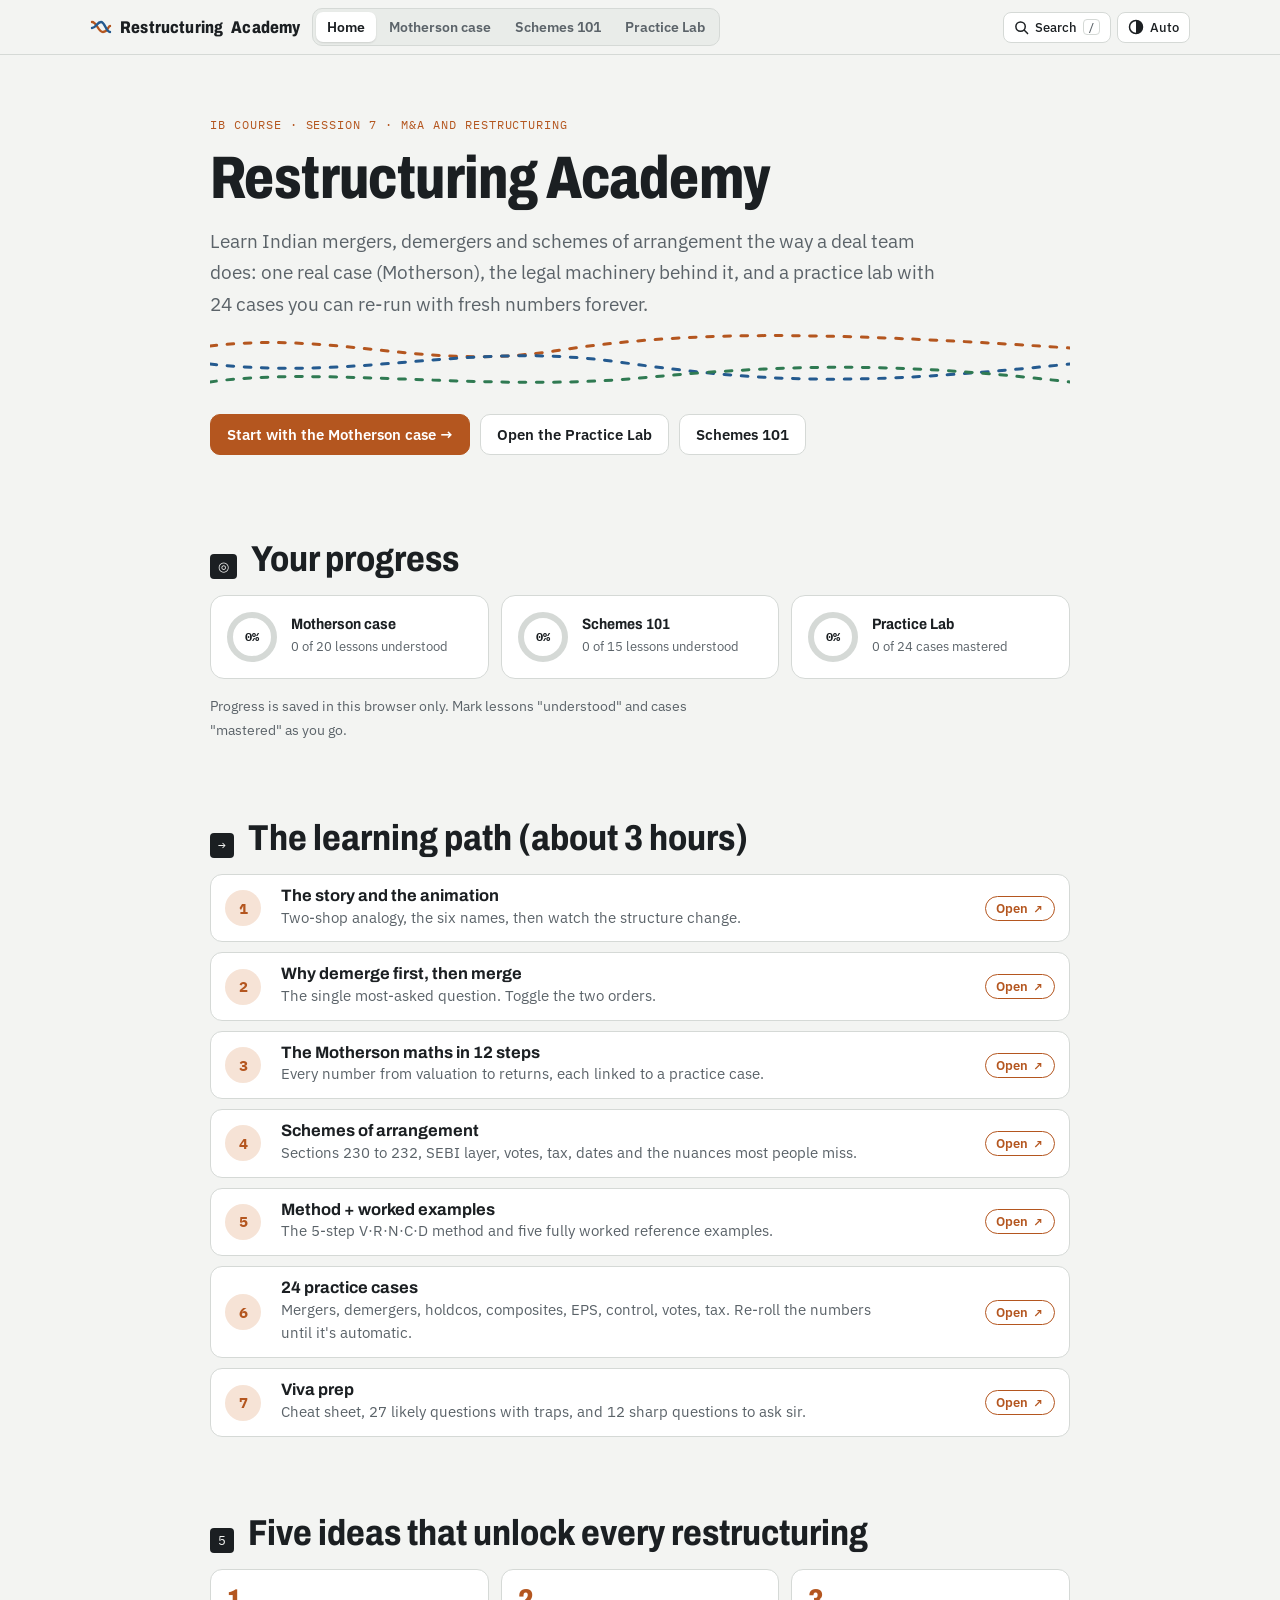
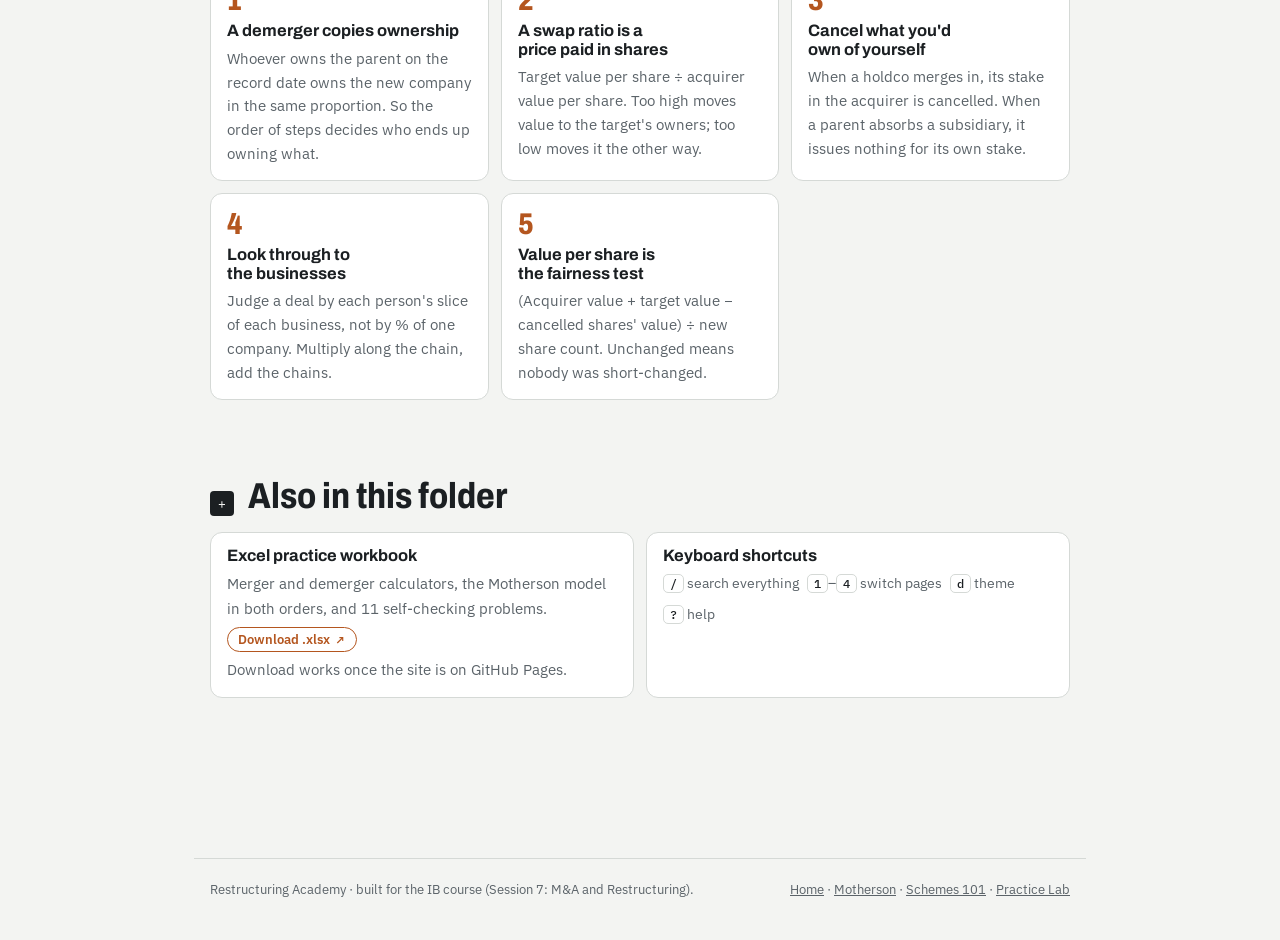
<file: index.html>
<!doctype html>
<html lang="en"><head><meta charset="utf-8"><meta name="viewport" content="width=device-width,initial-scale=1,viewport-fit=cover">
<style>:root{padding-top:env(safe-area-inset-top,0px);padding-bottom:env(safe-area-inset-bottom,0px)}body{margin:0}img{max-width:100%}[hidden]{display:none!important}</style>
<title>Restructuring Academy</title>
<meta name="claude:viewport-fit-sides" content="cover">
<meta name="description" content="Learn Indian mergers, demergers and schemes through the Motherson case.">
<link rel="preconnect" href="https://fonts.googleapis.com"><link rel="stylesheet" href="https://fonts.googleapis.com/css2?family=Archivo:wdth,wght@62..125,500..800&family=IBM+Plex+Sans:ital,wght@0,400;0,500;0,600;1,400&family=IBM+Plex+Mono:wght@400;500;600&display=swap">
<link rel="stylesheet" href="assets/site.css">
</head><body data-page="home">
<div class="appbar"><div class="in">
  <a class="brand" href="index.html" style="text-decoration:none;color:inherit"><svg width="22" height="22" viewBox="0 0 22 22" aria-hidden="true"><path d="M2 6c5 0 6 10 11 10s5-6 7-6" fill="none" stroke="var(--copper)" stroke-width="2.4" stroke-linecap="round"/><path d="M2 12c4 0 5-6 9-6s5 10 9 10" fill="none" stroke="var(--blue)" stroke-width="2.4" stroke-linecap="round"/></svg><span>Restructuring</span><span class="full">Academy</span></a>
  <nav class="navlinks" aria-label="Pages"><a href="index.html" aria-current="page">Home</a><a href="motherson.html">Motherson case</a><a href="schemes.html">Schemes 101</a><a href="practice.html">Practice Lab</a></nav>
  <div class="bar-right"><span class="donechip" id="doneChip"></span>
    <button class="iconbtn" type="button" onclick="openPal()" aria-label="Search"><svg width="15" height="15" viewBox="0 0 16 16" aria-hidden="true"><circle cx="7" cy="7" r="5" fill="none" stroke="currentColor" stroke-width="1.6"/><path d="M11 11l3.5 3.5" stroke="currentColor" stroke-width="1.6" stroke-linecap="round"/></svg><span class="lbl">Search</span><kbd>/</kbd></button>
    <button class="iconbtn" type="button" id="themeBtn" onclick="cycleTheme()"></button></div>
</div><div class="readbar" id="readbar"></div></div>
<main>
<div class="wrap">
<header class="hero">
  <div class="eyebrow">IB Course · Session 7 · M&amp;A and Restructuring</div>
  <h1 style="margin-top:10px">Restructuring Academy</h1>
  <p class="lede">Learn Indian mergers, demergers and schemes of arrangement the way a deal team does: one real case (Motherson), the legal machinery behind it, and a practice lab with 24 cases you can re-run with fresh numbers forever.</p>
  <svg class="herowires" viewBox="0 0 800 70" preserveAspectRatio="none" aria-hidden="true"><path d="M0 20 C120 5 200 45 320 25 S560 5 800 22" style="stroke:var(--copper)"/><path d="M0 38 C140 55 240 15 380 36 S600 60 800 38" style="stroke:var(--blue)"/><path d="M0 56 C100 40 260 66 400 52 S640 36 800 56" style="stroke:var(--green)"/></svg>
  <div class="ctas"><a class="cta primary" href="motherson.html">Start with the Motherson case →</a><a class="cta" href="practice.html">Open the Practice Lab</a><a class="cta" href="schemes.html">Schemes 101</a></div>
</header>

<section id="progress">
  <div class="lesson"><span class="n">◎</span><h2>Your progress</h2></div>
  <div class="rings">
    <a class="ring" href="motherson.html"><svg width="54" height="54" viewBox="0 0 54 54" aria-hidden="true"><circle cx="27" cy="27" r="22" fill="none" stroke="var(--line)" stroke-width="6"/><circle class="rg" data-col="--copper" cx="27" cy="27" r="22" fill="none" stroke="var(--copper)" stroke-width="6" stroke-linecap="round" stroke-dasharray="138.2" stroke-dashoffset="138.2" transform="rotate(-90 27 27)" style="transition:stroke-dashoffset 1s ease"/><text x="27" y="31" text-anchor="middle" font-size="12" font-weight="700" fill="var(--ink)" font-family="IBM Plex Mono, monospace" class="rgt">0%</text></svg><div><b>Motherson case</b><span data-k="motherson">0 of 0 lessons</span></div></a>
    <a class="ring" href="schemes.html"><svg width="54" height="54" viewBox="0 0 54 54" aria-hidden="true"><circle cx="27" cy="27" r="22" fill="none" stroke="var(--line)" stroke-width="6"/><circle class="rg" data-col="--blue" cx="27" cy="27" r="22" fill="none" stroke="var(--blue)" stroke-width="6" stroke-linecap="round" stroke-dasharray="138.2" stroke-dashoffset="138.2" transform="rotate(-90 27 27)" style="transition:stroke-dashoffset 1s ease"/><text x="27" y="31" text-anchor="middle" font-size="12" font-weight="700" fill="var(--ink)" font-family="IBM Plex Mono, monospace" class="rgt">0%</text></svg><div><b>Schemes 101</b><span data-k="schemes">0 of 0 lessons</span></div></a>
    <a class="ring" href="practice.html"><svg width="54" height="54" viewBox="0 0 54 54" aria-hidden="true"><circle cx="27" cy="27" r="22" fill="none" stroke="var(--line)" stroke-width="6"/><circle class="rg" data-col="--green" cx="27" cy="27" r="22" fill="none" stroke="var(--green)" stroke-width="6" stroke-linecap="round" stroke-dasharray="138.2" stroke-dashoffset="138.2" transform="rotate(-90 27 27)" style="transition:stroke-dashoffset 1s ease"/><text x="27" y="31" text-anchor="middle" font-size="12" font-weight="700" fill="var(--ink)" font-family="IBM Plex Mono, monospace" class="rgt">0%</text></svg><div><b>Practice Lab</b><span data-k="practice">0 of 24 cases</span></div></a>
  </div>
  <p class="note">Progress is saved in this browser only. Mark lessons "understood" and cases "mastered" as you go.</p>
</section>

<section id="path">
  <div class="lesson"><span class="n">→</span><h2>The learning path (about 3 hours)</h2></div>
  <div class="path">
    <div class="pstep"><span class="num">1</span><div><h4>The story and the animation</h4><p>Two-shop analogy, the six names, then watch the structure change.</p></div><a class="go" href="motherson.html#l1">Open</a></div>
    <div class="pstep"><span class="num">2</span><div><h4>Why demerge first, then merge</h4><p>The single most-asked question. Toggle the two orders.</p></div><a class="go" href="motherson.html#l3">Open</a></div>
    <div class="pstep"><span class="num">3</span><div><h4>The Motherson maths in 12 steps</h4><p>Every number from valuation to returns, each linked to a practice case.</p></div><a class="go" href="motherson.html#calc">Open</a></div>
    <div class="pstep"><span class="num">4</span><div><h4>Schemes of arrangement</h4><p>Sections 230 to 232, SEBI layer, votes, tax, dates and the nuances most people miss.</p></div><a class="go" href="schemes.html">Open</a></div>
    <div class="pstep"><span class="num">5</span><div><h4>Method + worked examples</h4><p>The 5-step V·R·N·C·D method and five fully worked reference examples.</p></div><a class="go" href="practice.html#method">Open</a></div>
    <div class="pstep"><span class="num">6</span><div><h4>24 practice cases</h4><p>Mergers, demergers, holdcos, composites, EPS, control, votes, tax. Re-roll the numbers until it's automatic.</p></div><a class="go" href="practice.html#casebank">Open</a></div>
    <div class="pstep"><span class="num">7</span><div><h4>Viva prep</h4><p>Cheat sheet, 27 likely questions with traps, and 12 sharp questions to ask sir.</p></div><a class="go" href="motherson.html#l17">Open</a></div>
  </div>
</section>

<section id="ideas">
  <div class="lesson"><span class="n">5</span><h2>Five ideas that unlock every restructuring</h2></div>
  <div class="ideas">
    <div class="idea"><span class="big">1</span><h4>A demerger copies ownership</h4><p>Whoever owns the parent on the record date owns the new company in the same proportion. So the order of steps decides who ends up owning what.</p></div>
    <div class="idea"><span class="big">2</span><h4>A swap ratio is a price paid in shares</h4><p>Target value per share ÷ acquirer value per share. Too high moves value to the target's owners; too low moves it the other way.</p></div>
    <div class="idea"><span class="big">3</span><h4>Cancel what you'd own of yourself</h4><p>When a holdco merges in, its stake in the acquirer is cancelled. When a parent absorbs a subsidiary, it issues nothing for its own stake.</p></div>
    <div class="idea"><span class="big">4</span><h4>Look through to the businesses</h4><p>Judge a deal by each person's slice of each business, not by % of one company. Multiply along the chain, add the chains.</p></div>
    <div class="idea"><span class="big">5</span><h4>Value per share is the fairness test</h4><p>(Acquirer value + target value − cancelled shares' value) ÷ new share count. Unchanged means nobody was short-changed.</p></div>
  </div>
</section>

<section id="extras">
  <div class="lesson"><span class="n">+</span><h2>Also in this folder</h2></div>
  <div class="grid2">
    <div class="card"><h4>Excel practice workbook</h4><p>Merger and demerger calculators, the Motherson model in both orders, and 11 self-checking problems.</p><p><a class="go" href="Restructuring_Shareholding_Practice.xlsx">Download .xlsx</a></p><p class="note">Download works once the site is on GitHub Pages.</p></div>
    <div class="card"><h4>Keyboard shortcuts</h4><div class="kbd"><span><kbd>/</kbd> search everything</span><span><kbd>1</kbd>–<kbd>4</kbd> switch pages</span><span><kbd>d</kbd> theme</span><span><kbd>?</kbd> help</span></div></div>
  </div>
</section>
</div>
<script>
(function(){function g(k,d){try{const v=localStorage.getItem('ra-'+k);return v==null?d:JSON.parse(v)}catch(e){return d}}
const data={motherson:[g('done-motherson',[]).length,g('total-motherson',20)],schemes:[g('done-schemes',[]).length,g('total-schemes',15)],practice:[g('mastered',[]).length,g('mastered-total',24)]};
document.querySelectorAll('.ring').forEach((r,i)=>{const k=['motherson','schemes','practice'][i],[a,b]=data[k],p=b?Math.min(1,a/b):0;const c=r.querySelector('.rg');setTimeout(()=>c.style.strokeDashoffset=138.2*(1-p),150);r.querySelector('.rgt').textContent=Math.round(p*100)+'%';r.querySelector('[data-k]').textContent=a+' of '+b+(k==='practice'?' cases mastered':' lessons understood')});})();
</script>
</main>
<div class="pal" id="pal" hidden><div class="palbox" role="dialog" aria-label="Search"><input id="palIn" placeholder="Search sections, cases and pages…" autocomplete="off"><div class="pallist" id="palList"></div><div class="palhint">↑ ↓ move · Enter open · Esc close · Shortcuts: 1 to 4 pages, d theme</div></div></div>
<button class="totop" id="totop" type="button" aria-label="Back to top">↑</button>
<div class="toast" id="toast" role="status"></div>
<footer class="foot"><span>Restructuring Academy · built for the IB course (Session 7: M&amp;A and Restructuring).</span><span><a href="index.html">Home</a> · <a href="motherson.html">Motherson</a> · <a href="schemes.html">Schemes 101</a> · <a href="practice.html">Practice Lab</a></span></footer>
<script src="assets/site.js"></script>
</body></html>
</file>
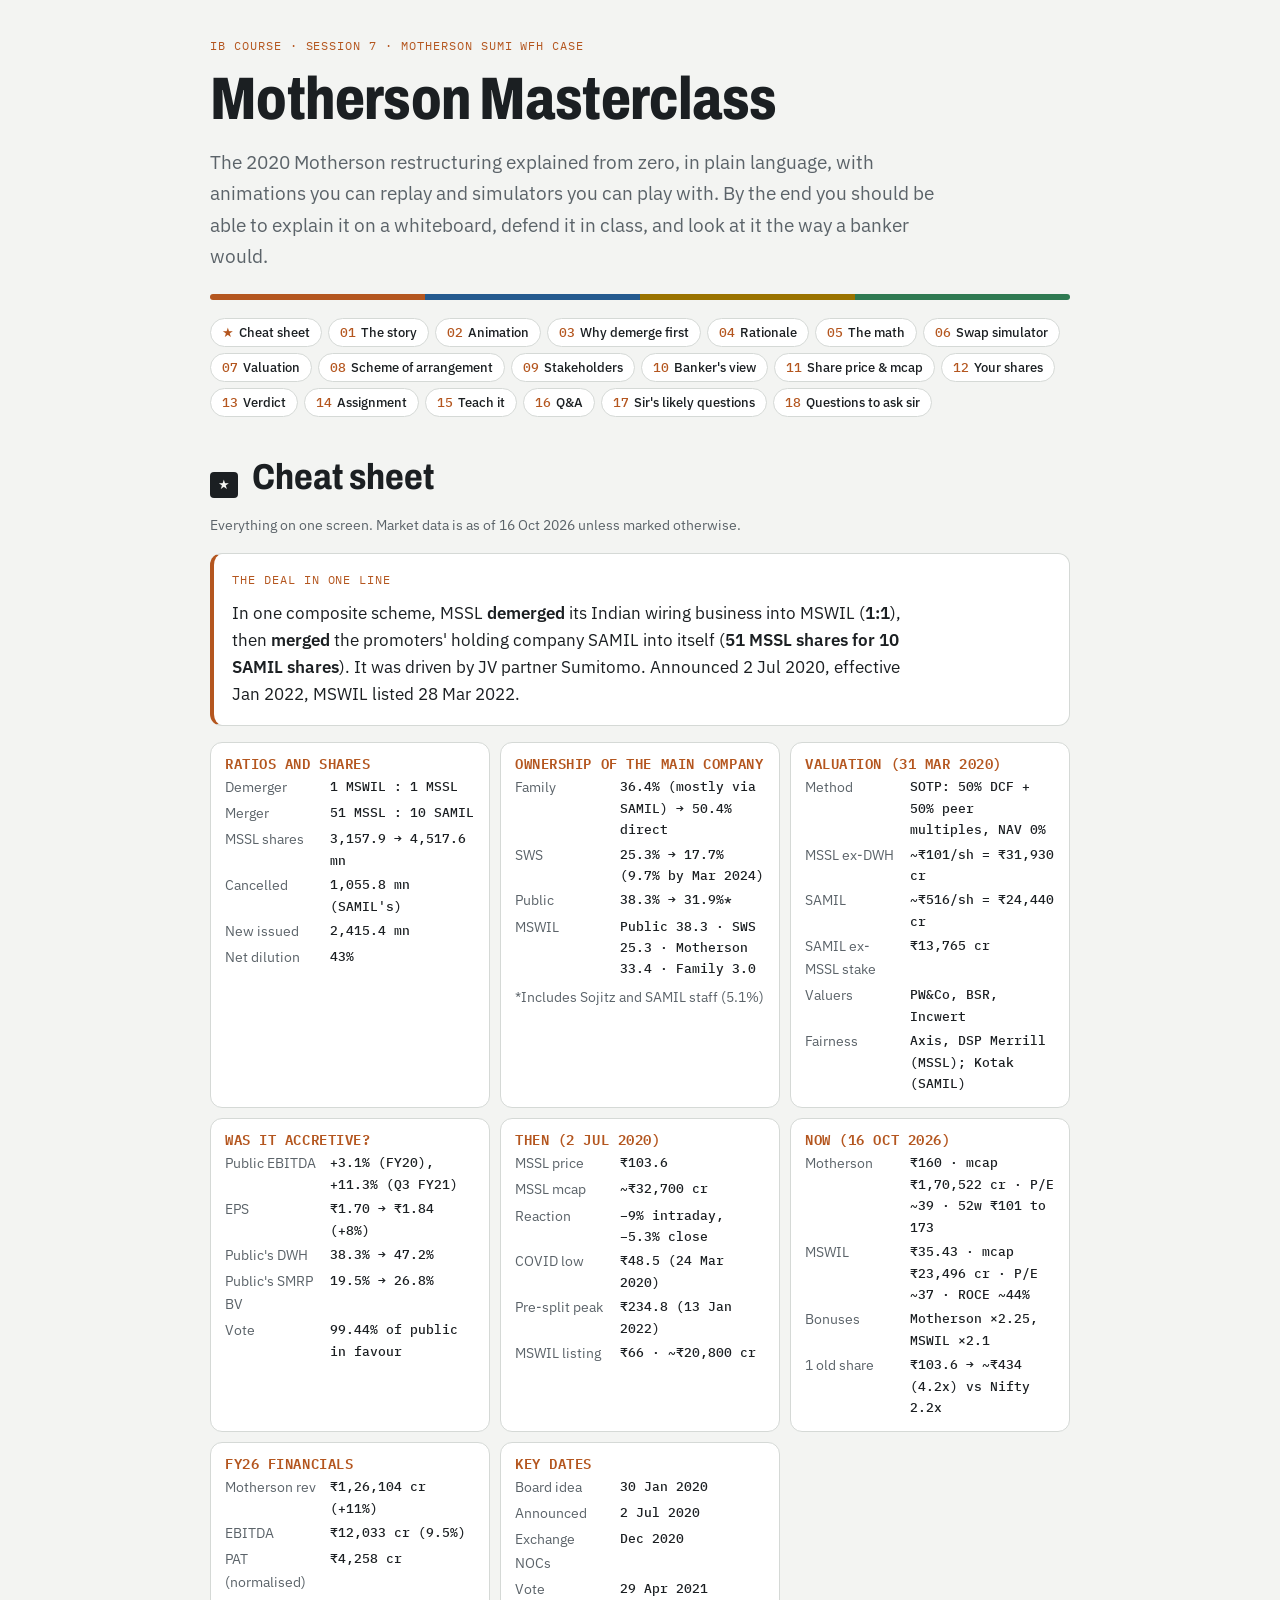
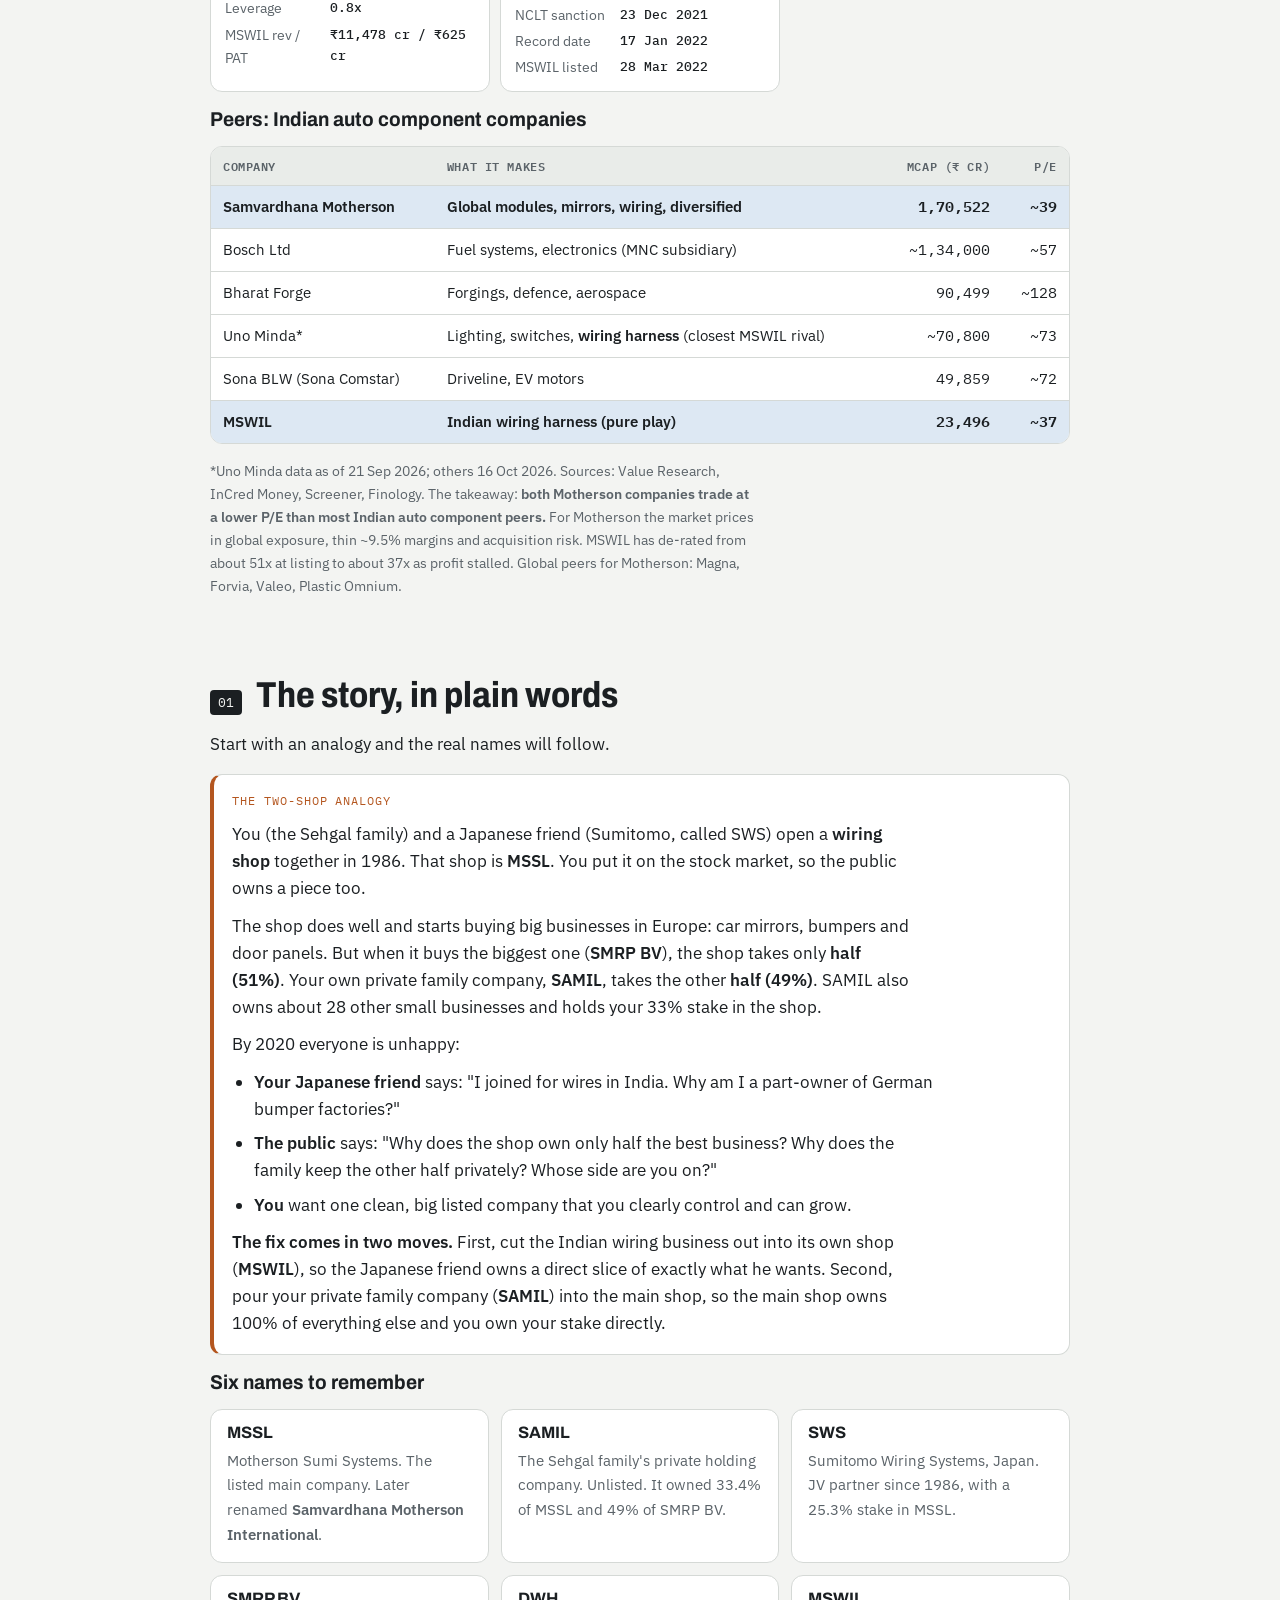
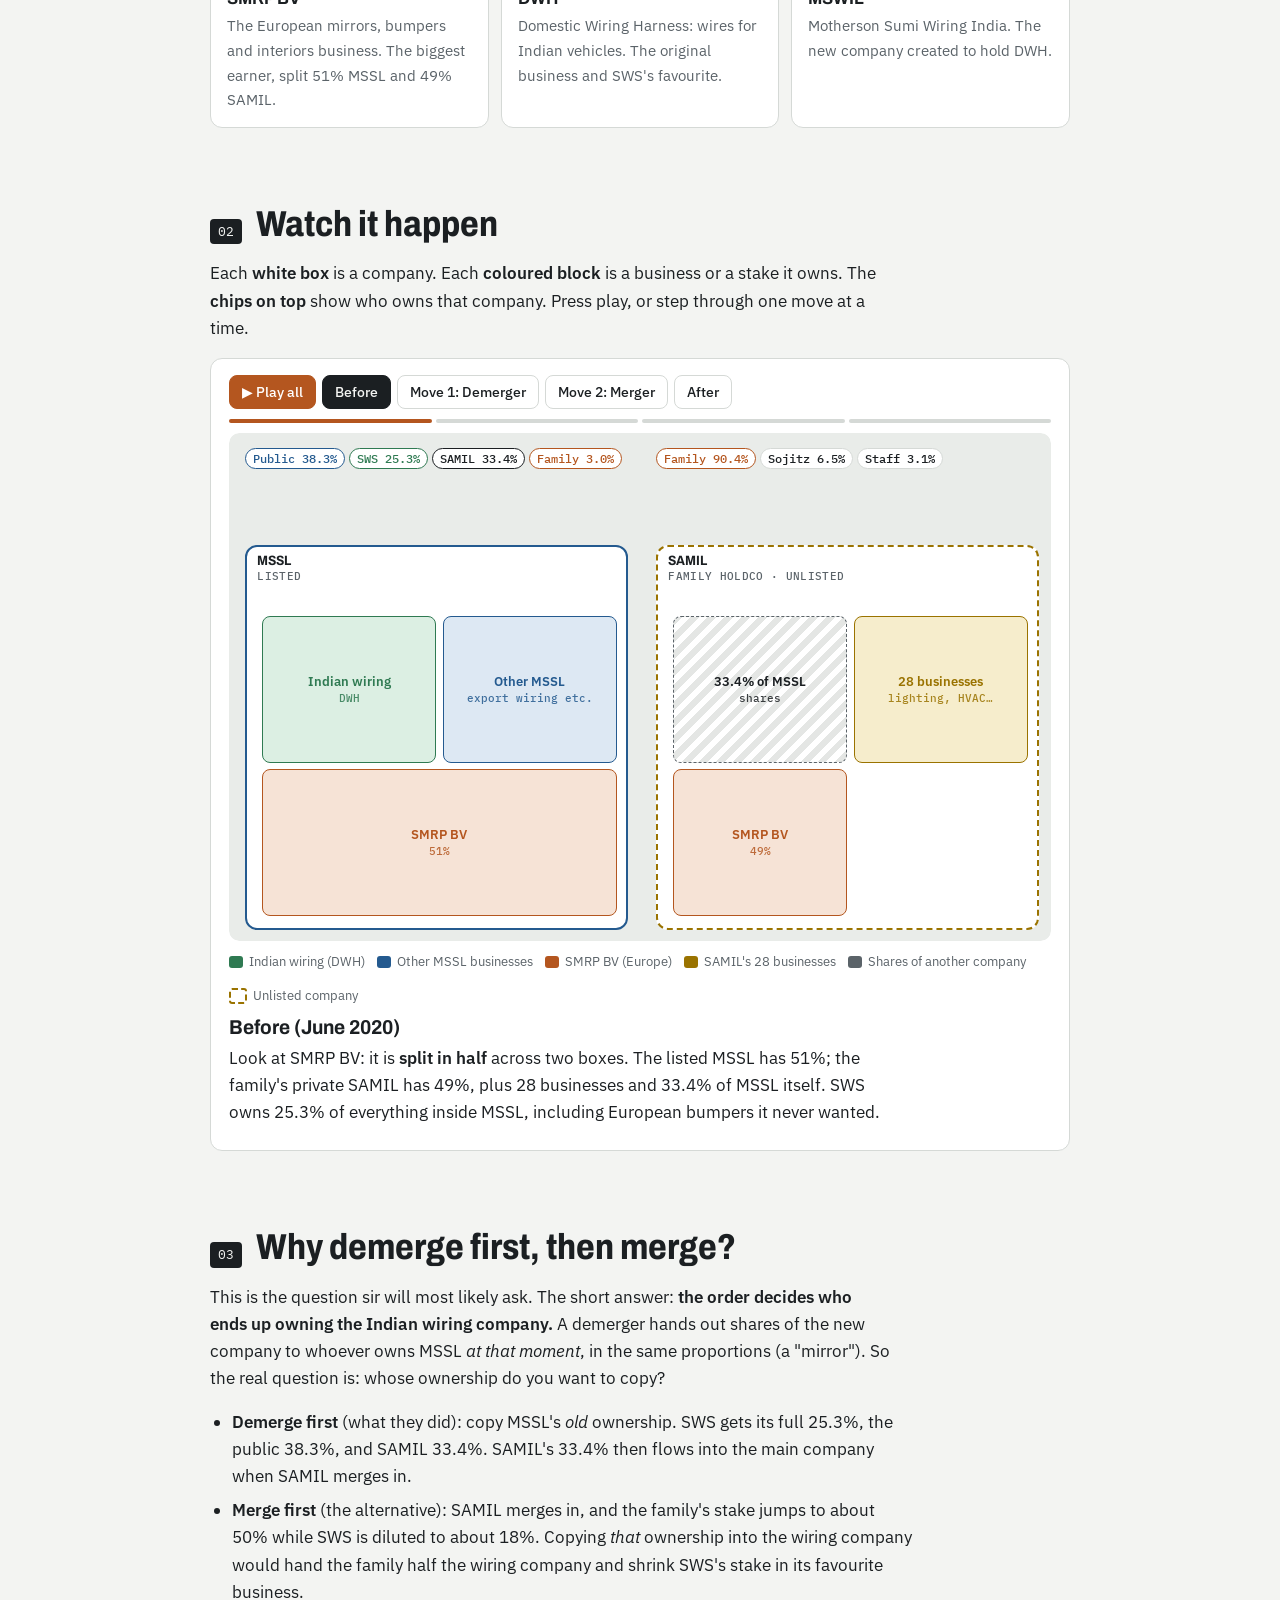
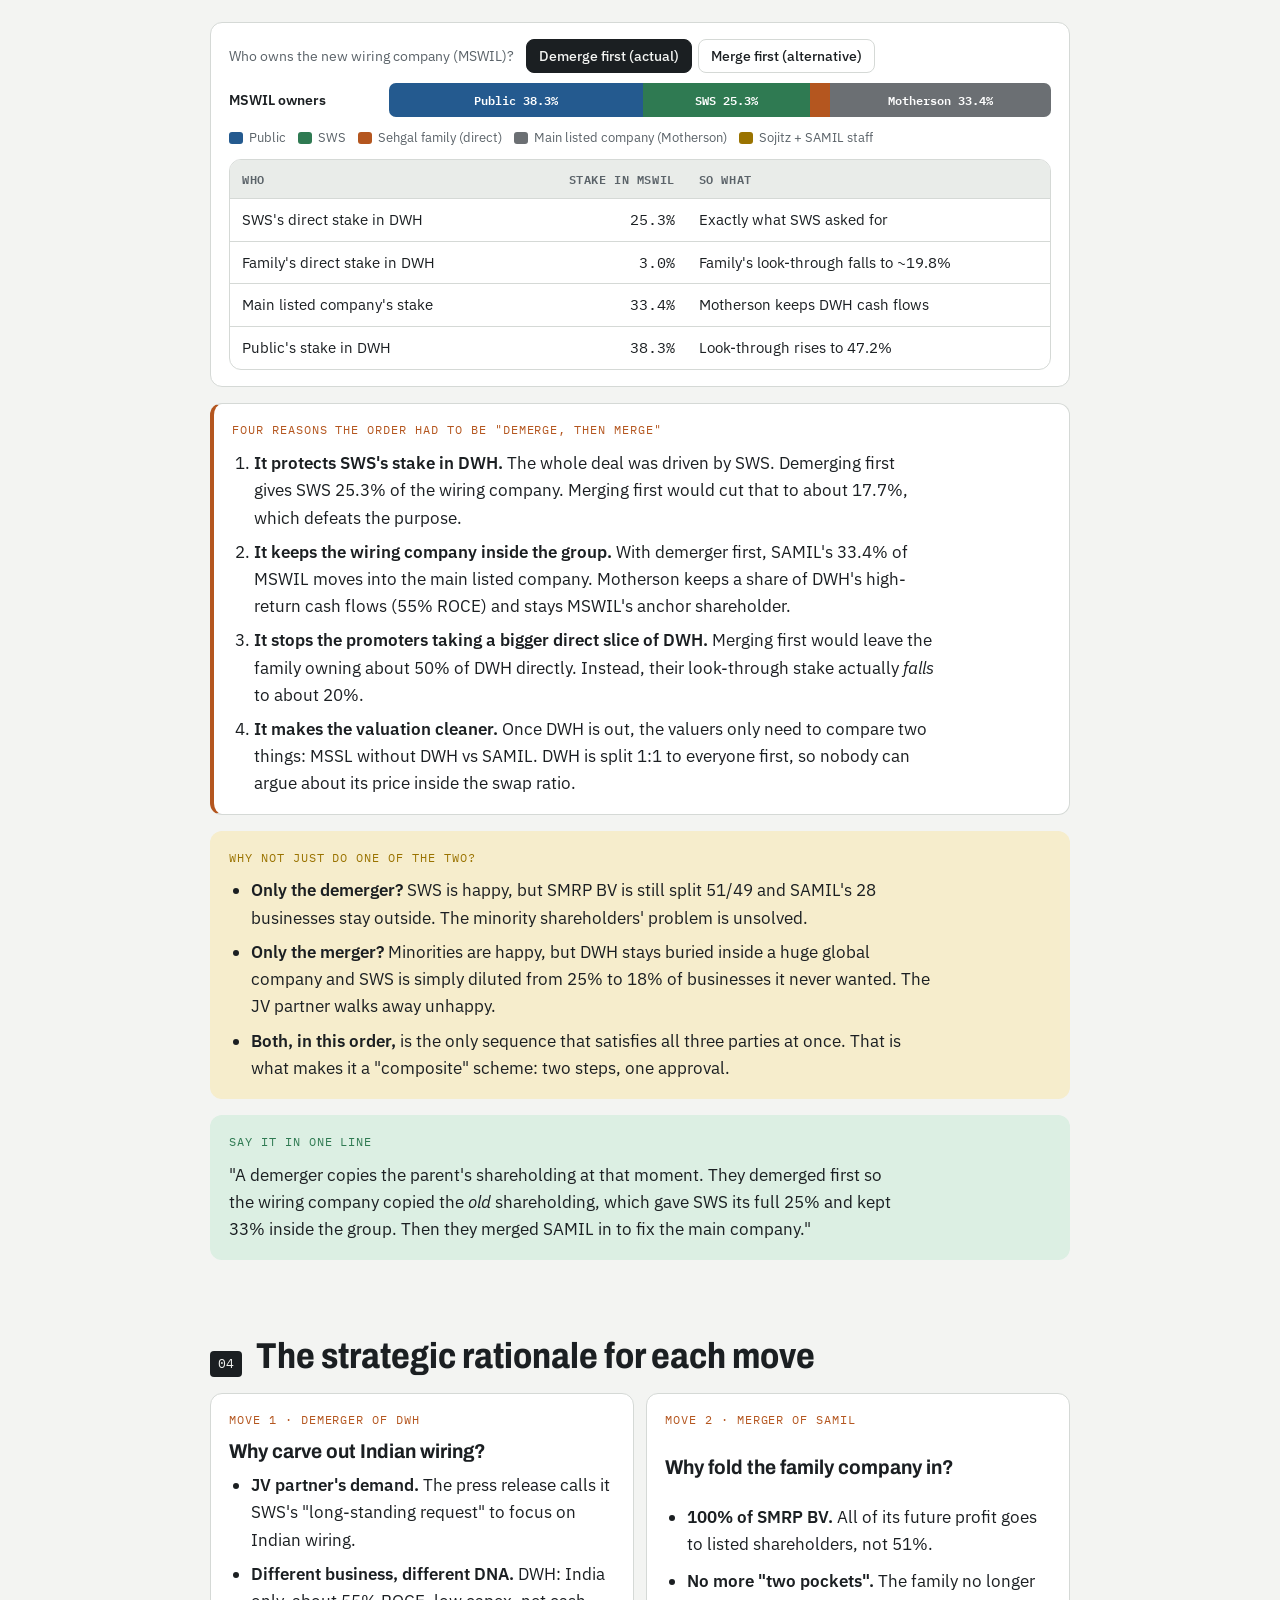
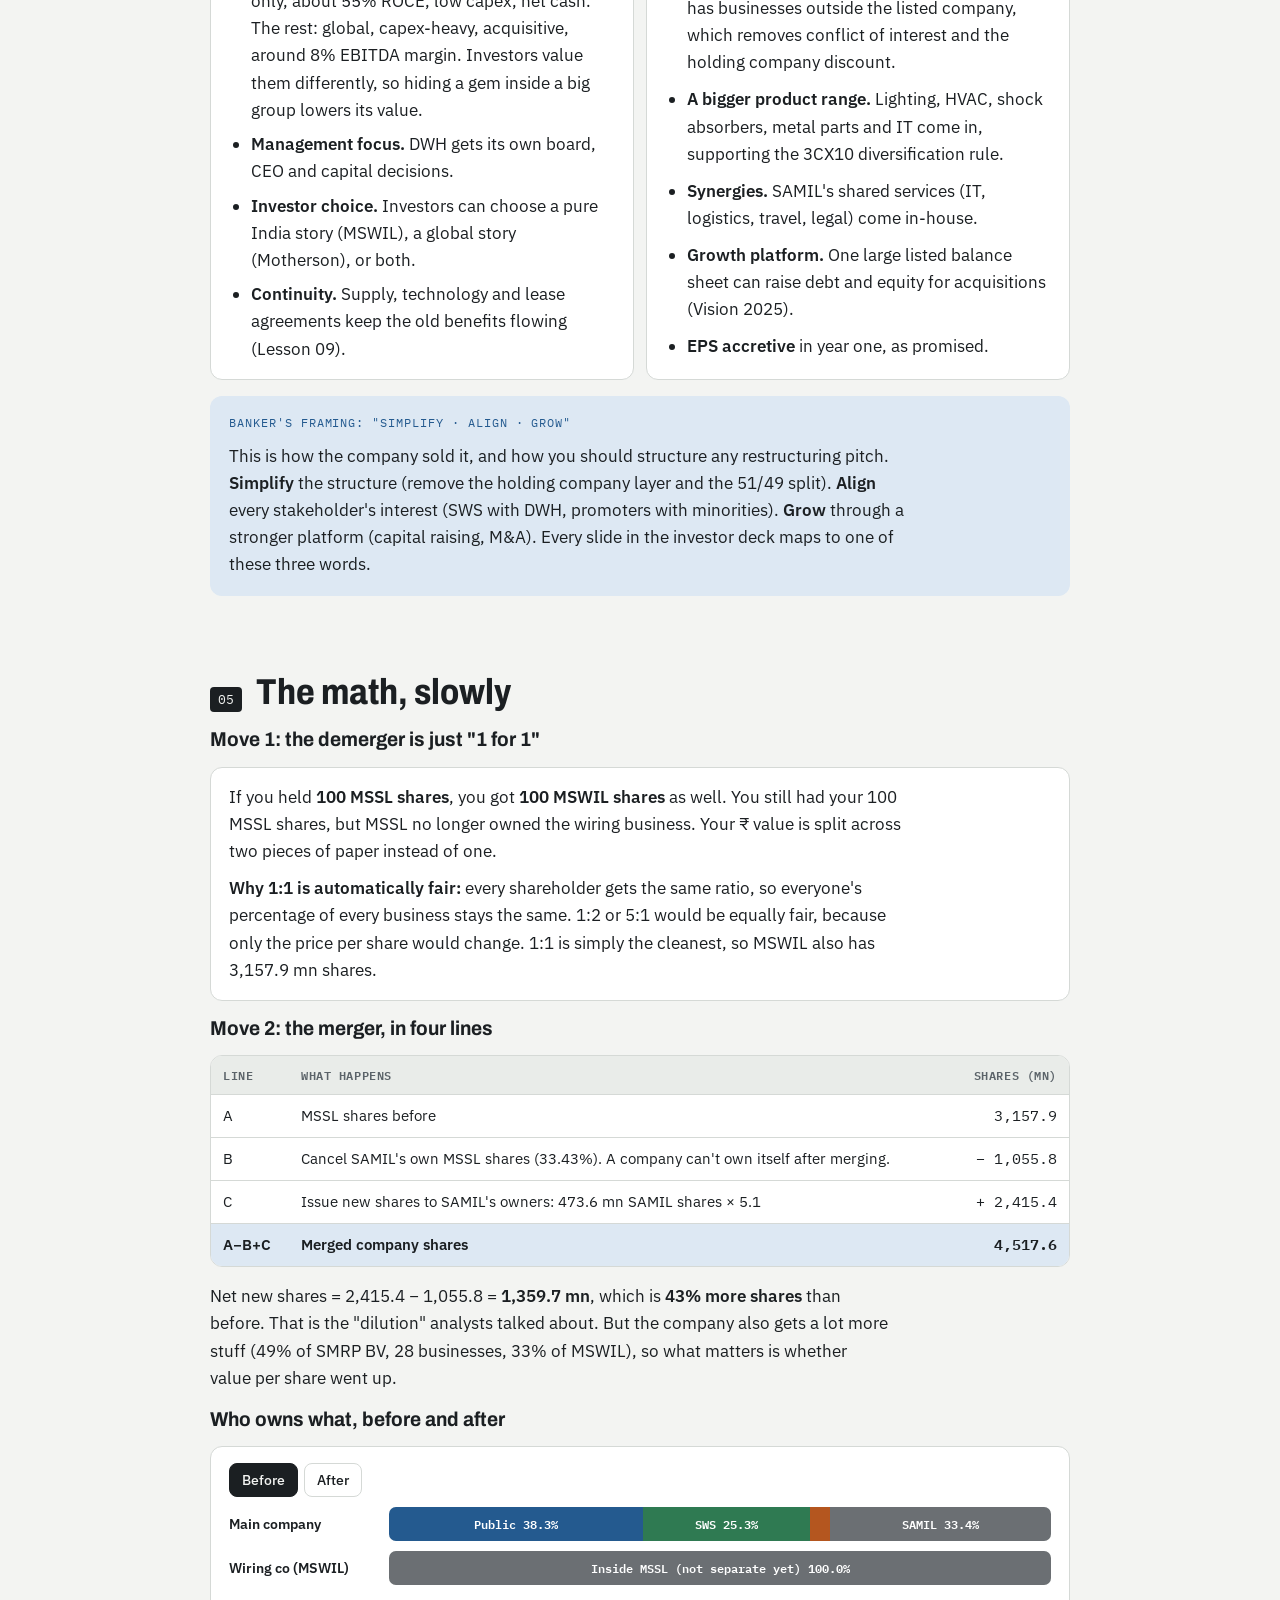
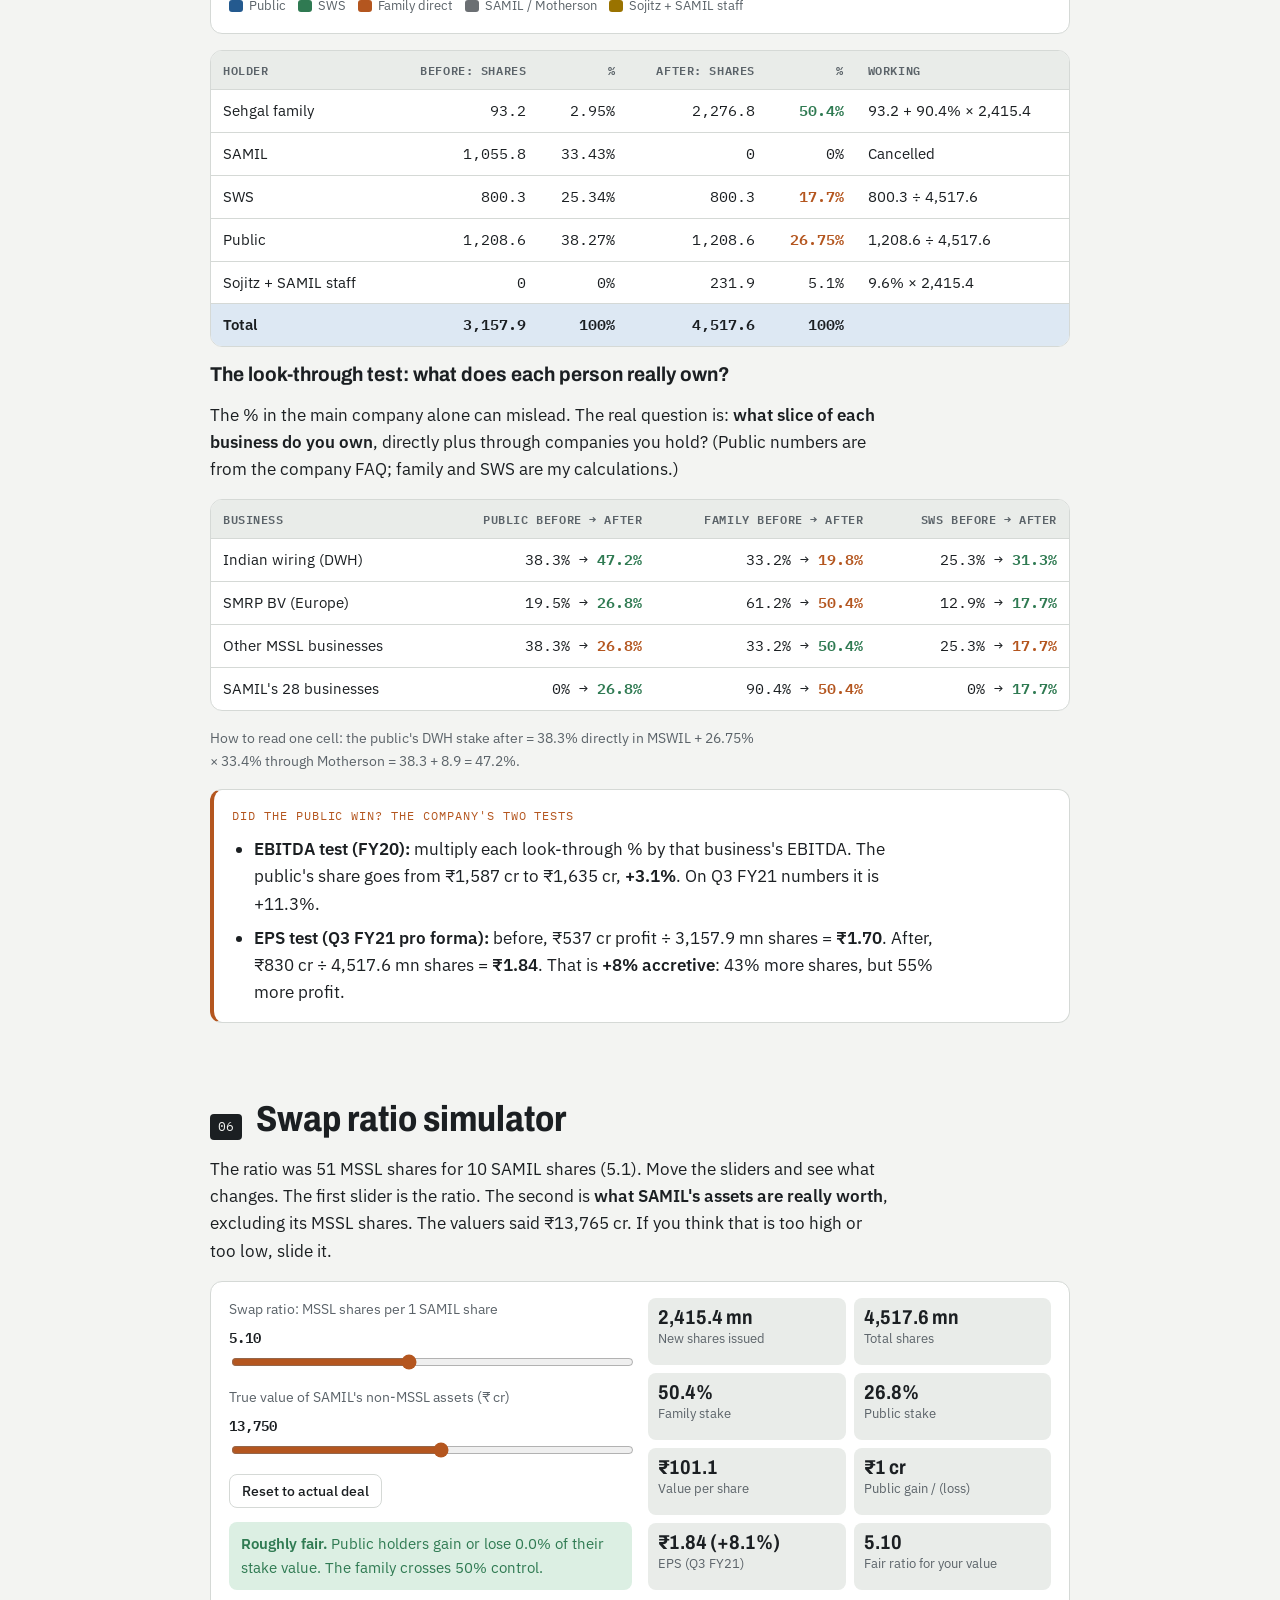
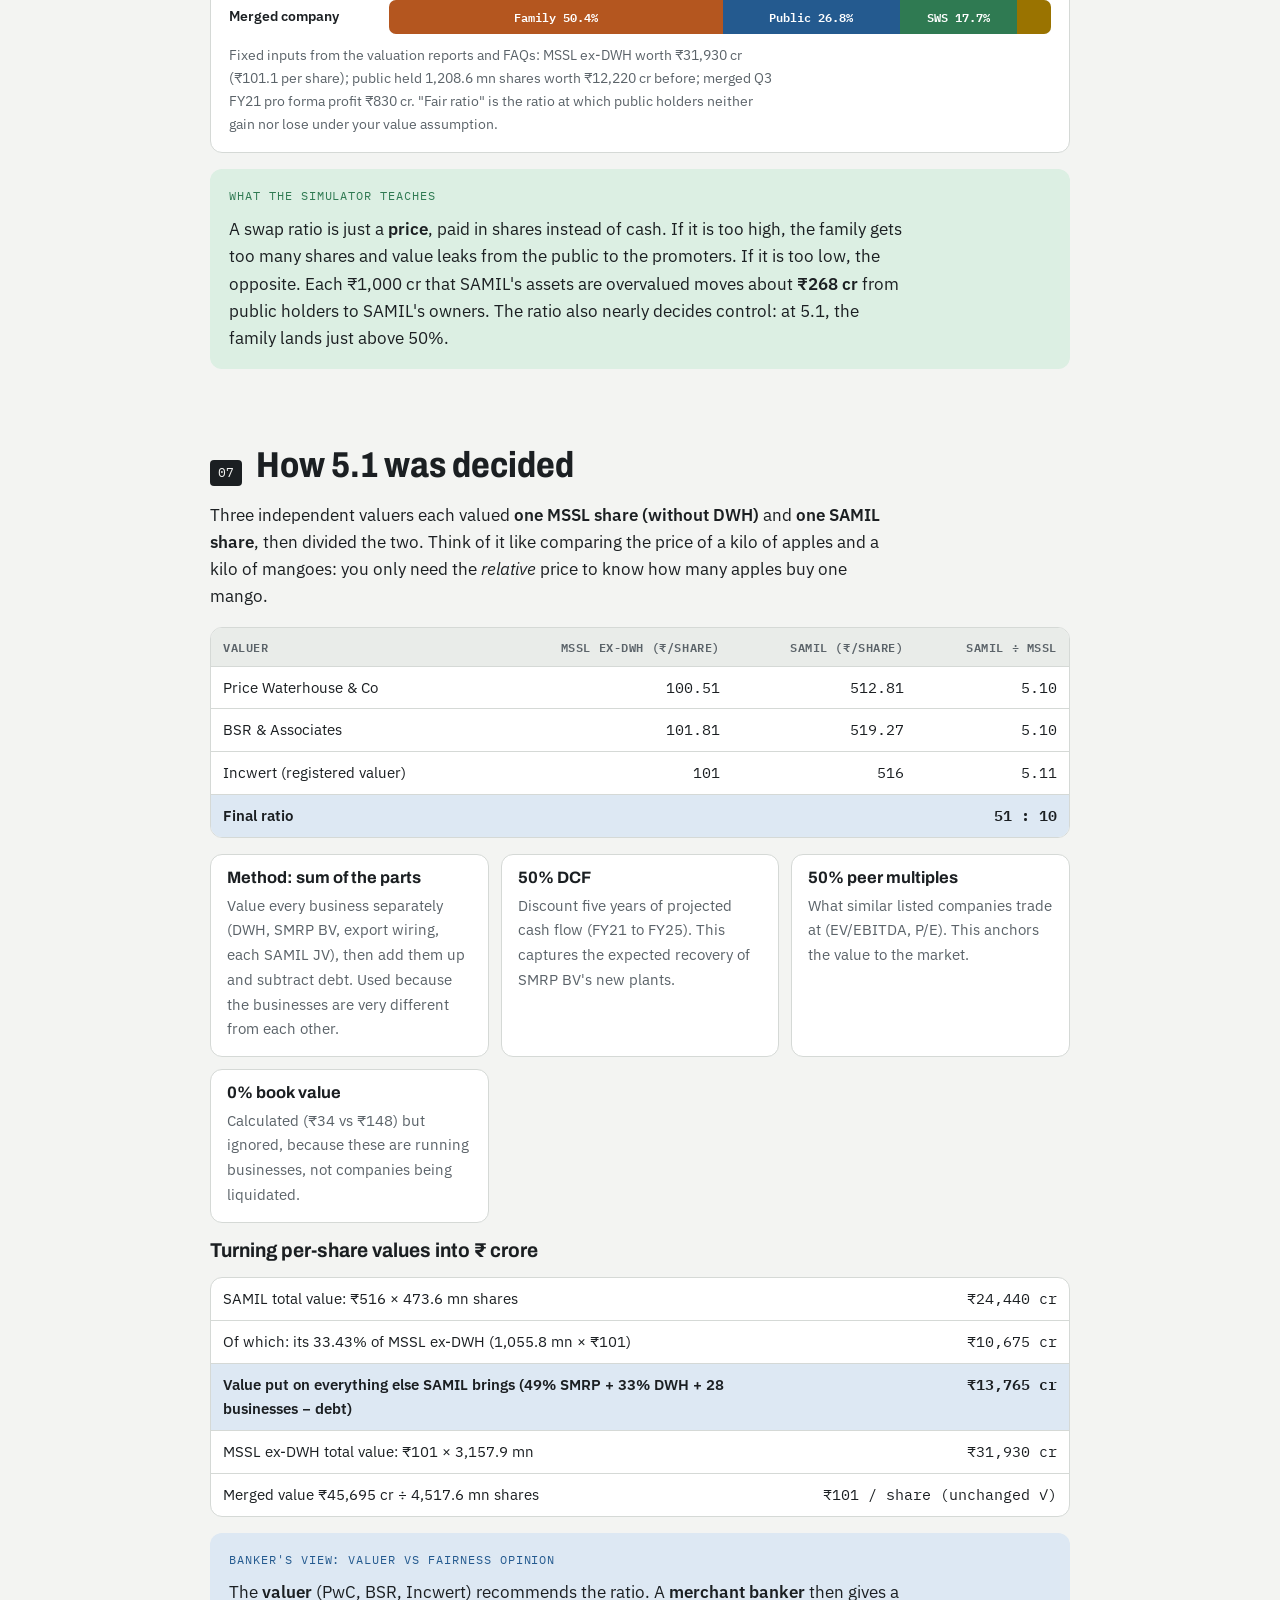
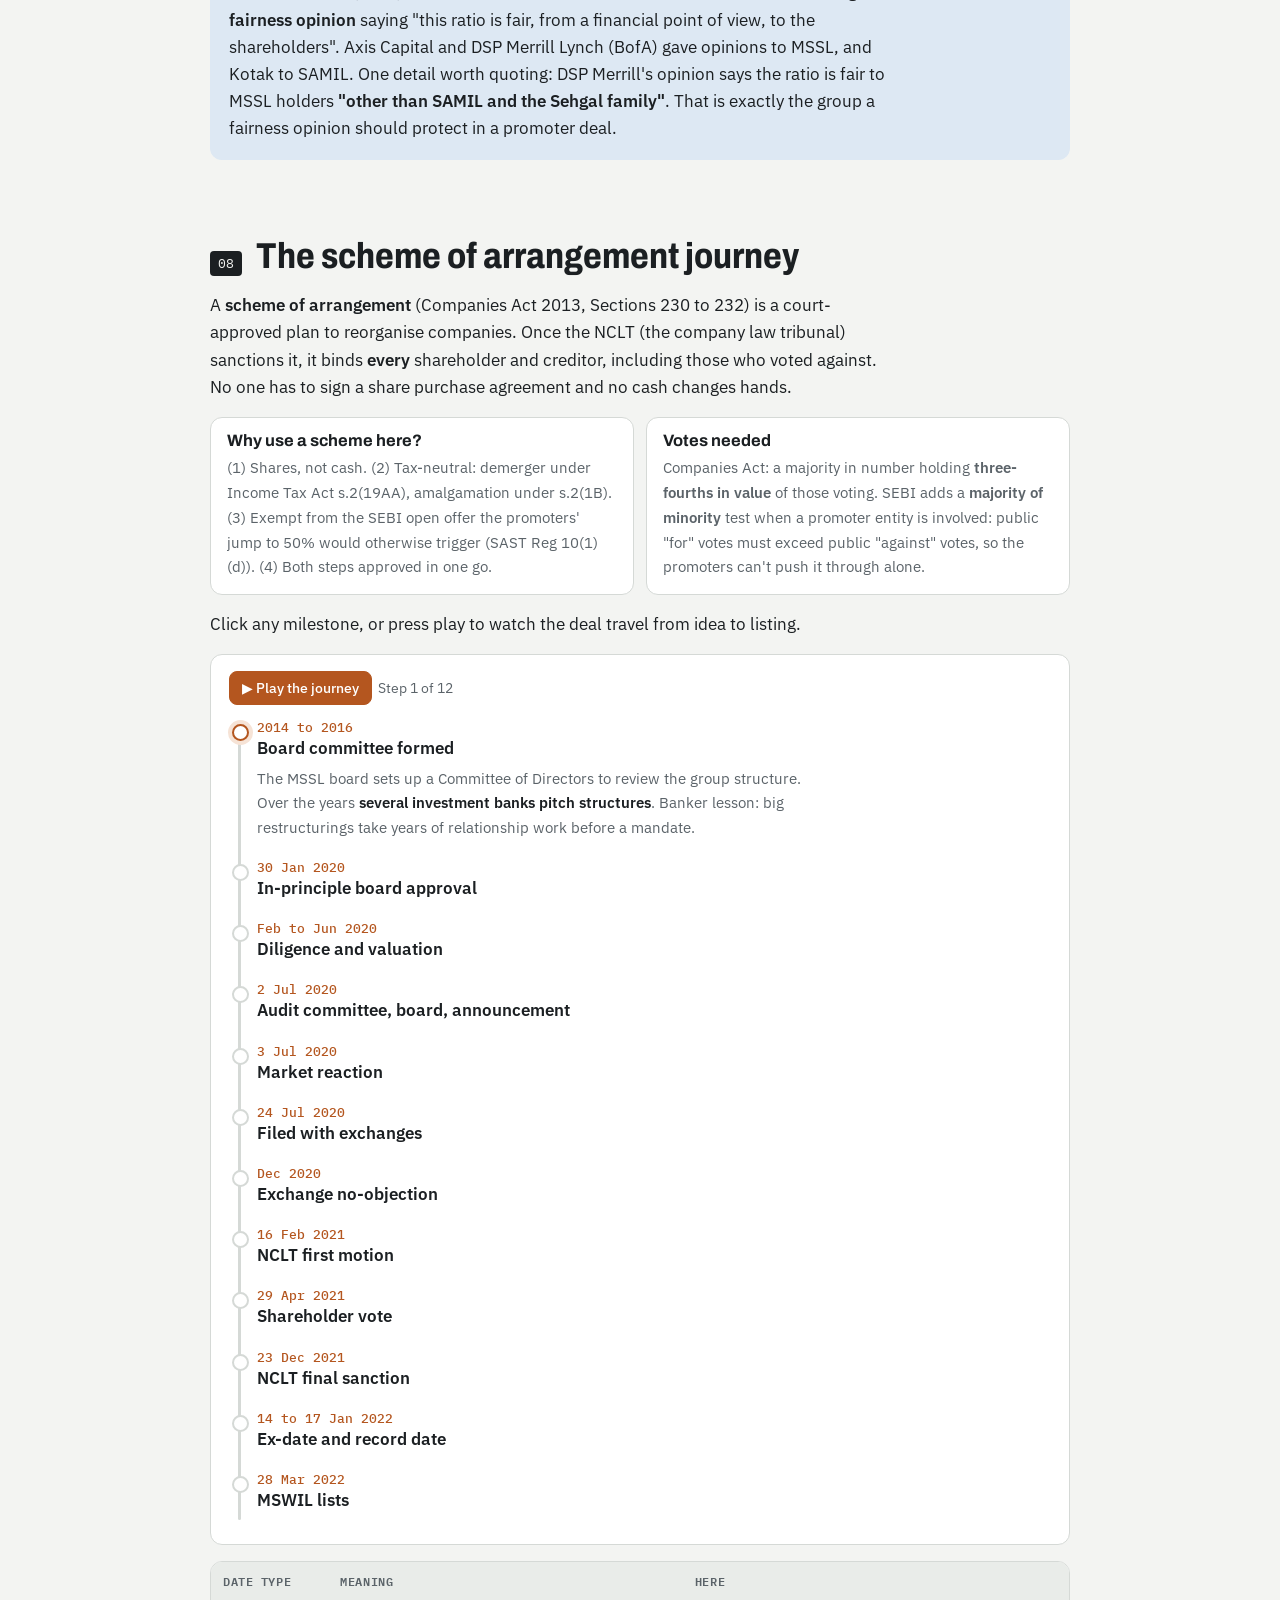
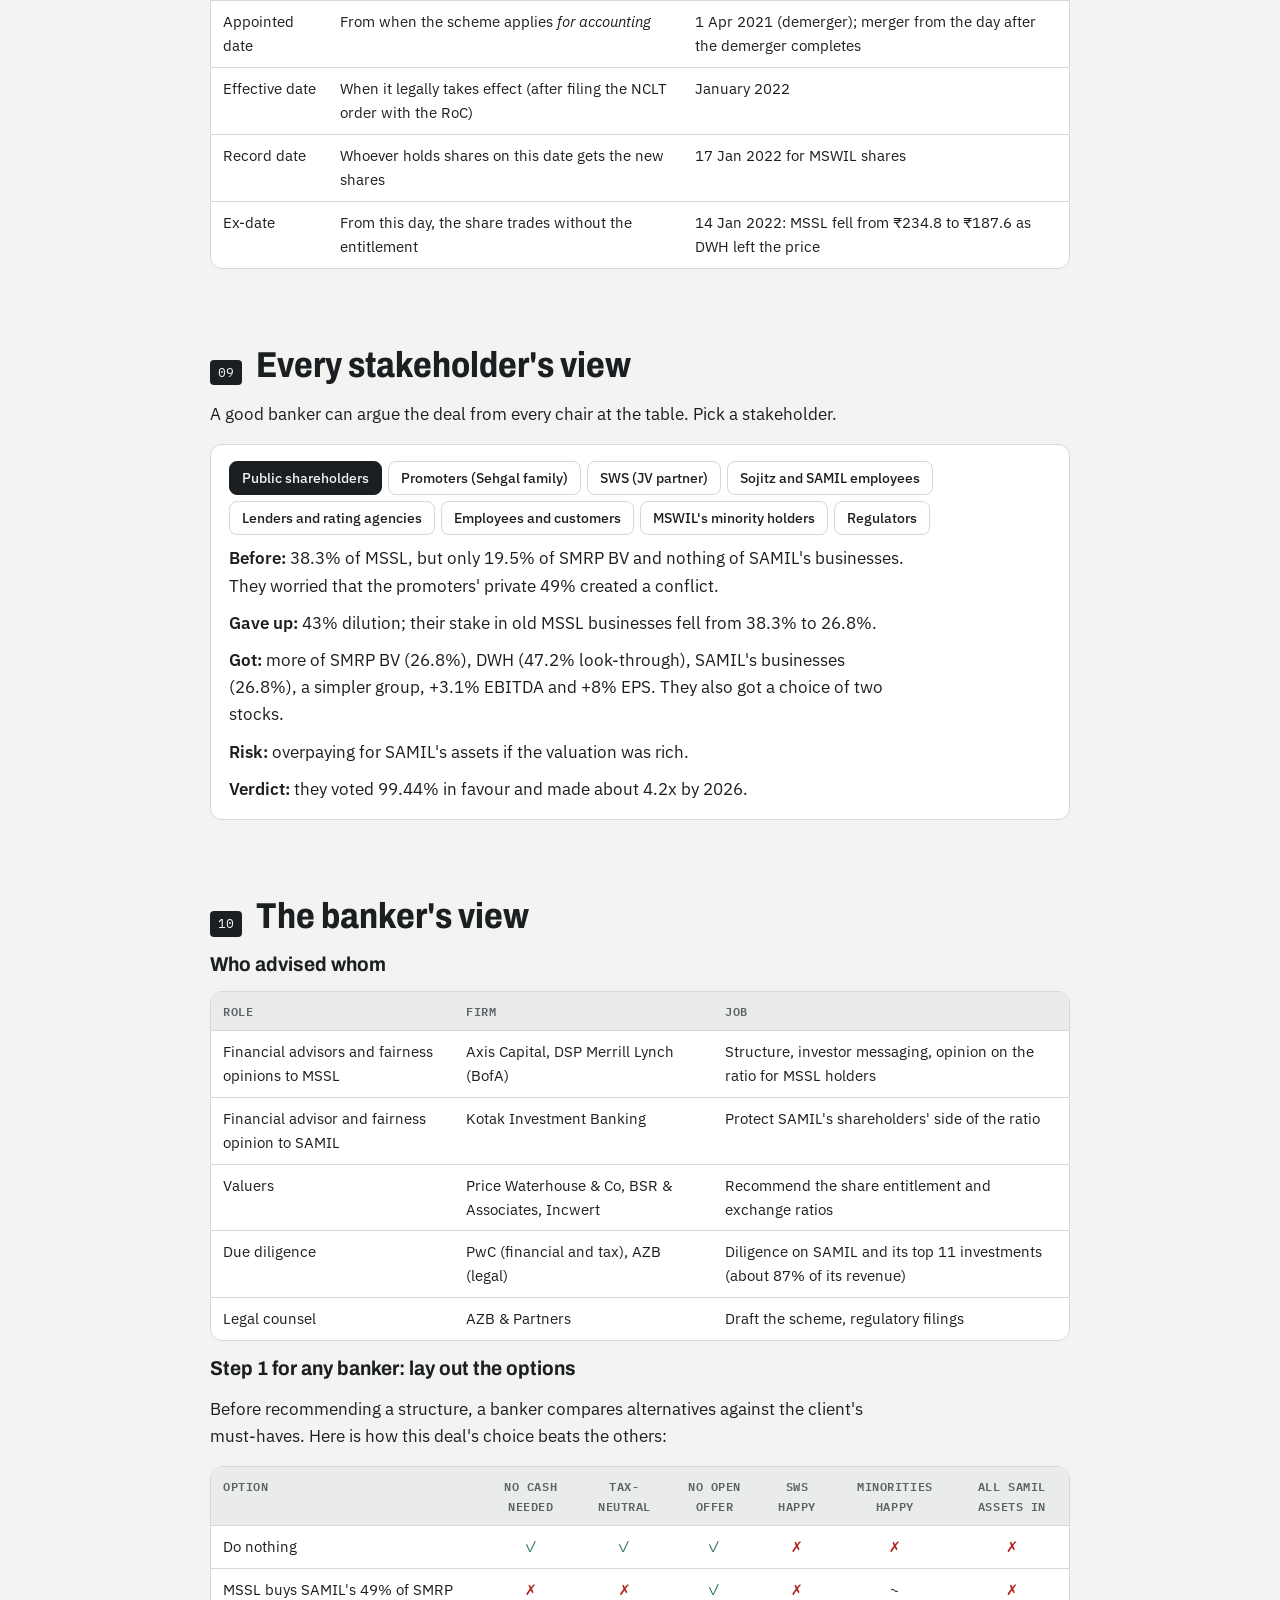
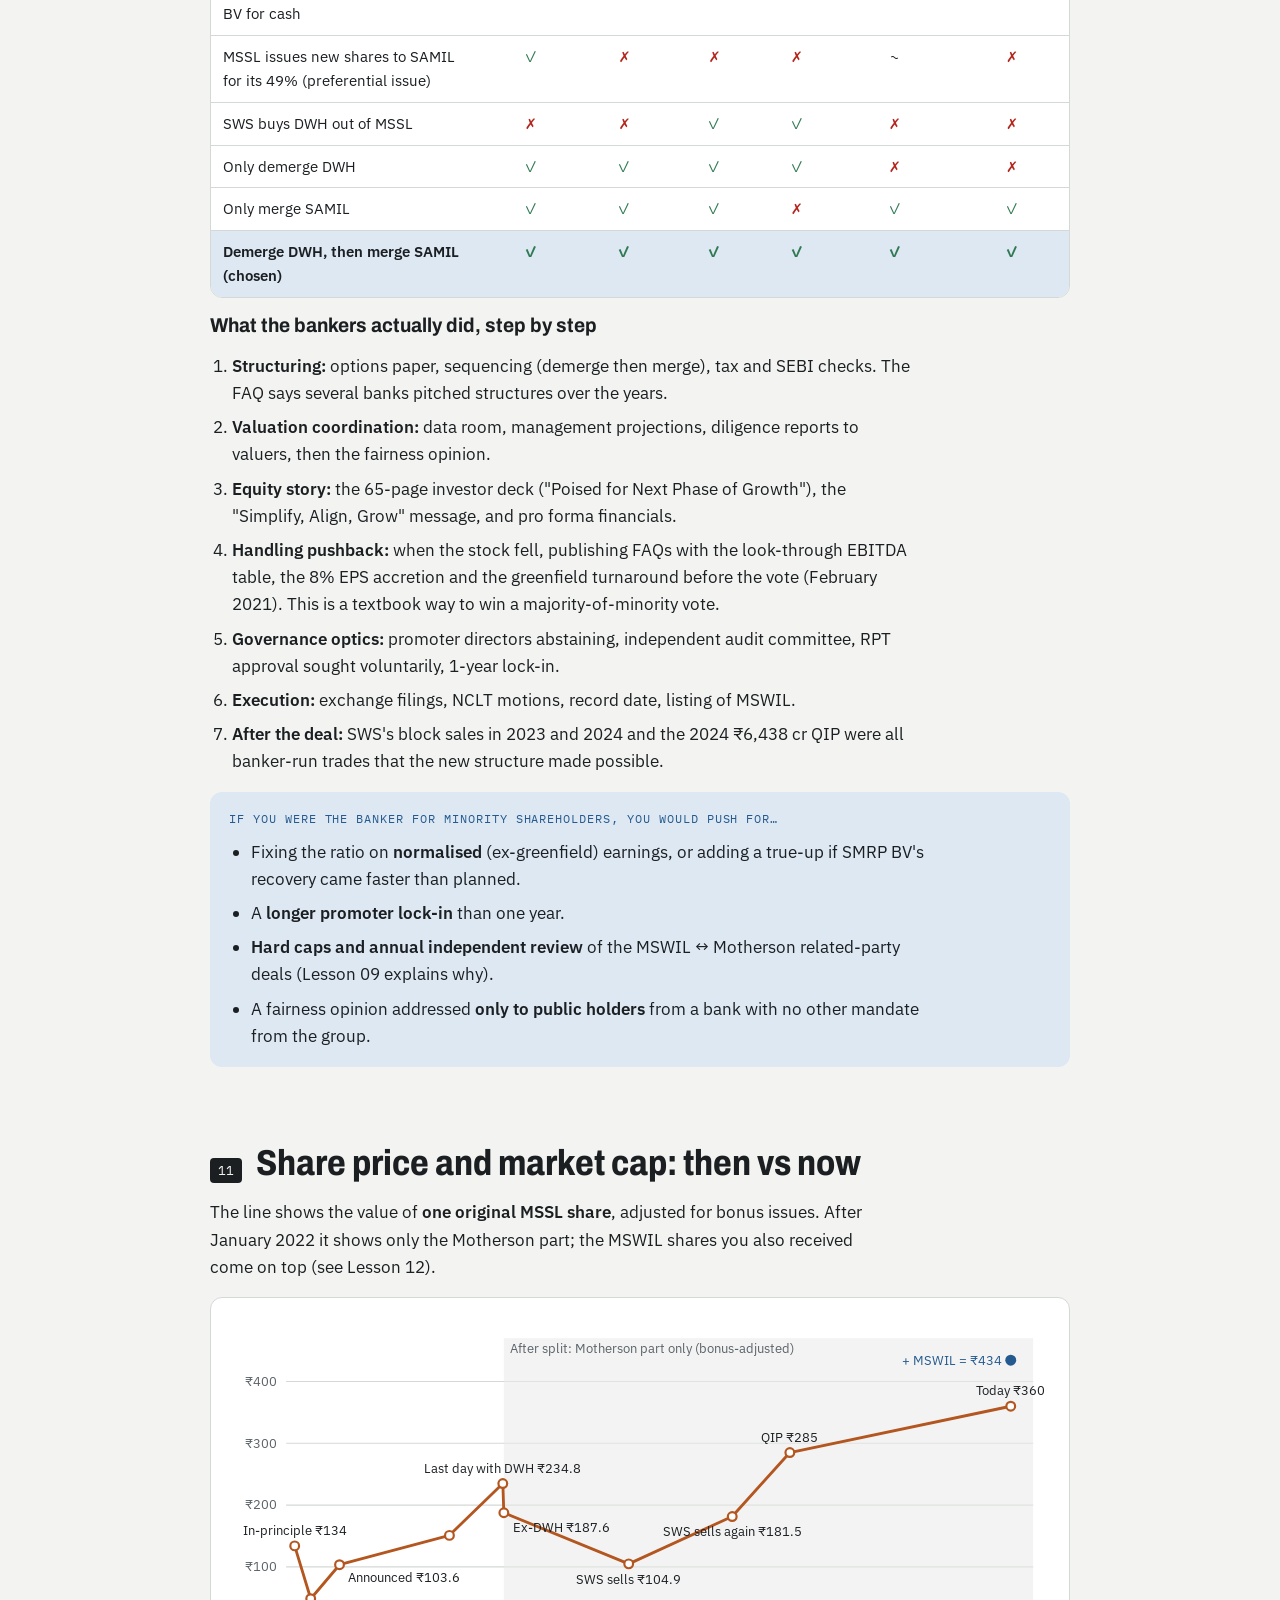
<file: index_old.html>
<!doctype html>
<html lang="en"><head><meta charset="utf-8"><meta name="viewport" content="width=device-width,initial-scale=1,viewport-fit=cover">
<style>:root{color-scheme:light;padding-top:env(safe-area-inset-top,0px);padding-bottom:env(safe-area-inset-bottom,0px)}body{margin:0;font:14px system-ui,sans-serif}img{max-width:100%}[hidden]{display:none!important}</style>
</head><body>
<title>Motherson Masterclass</title>
<meta name="claude:viewport-fit-sides" content="cover">
<link rel="preconnect" href="https://fonts.googleapis.com">
<link rel="stylesheet" href="https://fonts.googleapis.com/css2?family=Archivo:wdth,wght@62..125,500..800&family=IBM+Plex+Sans:ital,wght@0,400;0,500;0,600;1,400&family=IBM+Plex+Mono:wght@400;500;600&display=swap">
<style>
/* Layout: a single teaching column (~820px) of numbered lessons. Each lesson = plain explanation + one interactive (animation, simulator or calculator). Palette borrows wiring-harness insulation colours: copper, blue, green, yellow. */
:root{
  --bg:#f3f4f2; --panel:#ffffff; --ink:#1b1f22; --muted:#5b6369; --line:#d5d9d6; --soft:#e9ece9;
  --copper:#b4561f; --copper-soft:#f6e3d6;
  --blue:#245a8f; --blue-soft:#dde8f3;
  --green:#2f7a52; --green-soft:#dcefe3;
  --yellow:#9a7300; --yellow-soft:#f6edcc;
  --red:#b3261e; --red-soft:#f8dedb;
  --grey-soft:#e4e6e4;
  --f-display:"Archivo","Arial Narrow",system-ui,sans-serif;
  --f-body:"IBM Plex Sans",system-ui,-apple-system,"Segoe UI",sans-serif;
  --f-mono:"IBM Plex Mono",ui-monospace,Menlo,monospace;
}
@media (prefers-color-scheme: dark){:root:not([data-theme="light"]){
  --bg:#14171a; --panel:#1c2024; --ink:#e7e9e8; --muted:#9aa3a9; --line:#30363b; --soft:#23282d;
  --copper:#e48a52; --copper-soft:#3a2518; --blue:#7fb0e0; --blue-soft:#1b2a39;
  --green:#6cc496; --green-soft:#17301f; --yellow:#e2bb45; --yellow-soft:#342b10;
  --red:#f08a80; --red-soft:#3a1c1a; --grey-soft:#2a2f34; color-scheme:dark}}
:root[data-theme="dark"]{
  --bg:#14171a; --panel:#1c2024; --ink:#e7e9e8; --muted:#9aa3a9; --line:#30363b; --soft:#23282d;
  --copper:#e48a52; --copper-soft:#3a2518; --blue:#7fb0e0; --blue-soft:#1b2a39;
  --green:#6cc496; --green-soft:#17301f; --yellow:#e2bb45; --yellow-soft:#342b10;
  --red:#f08a80; --red-soft:#3a1c1a; --grey-soft:#2a2f34; color-scheme:dark}

html{scroll-behavior:smooth}
@media (prefers-reduced-motion:reduce){html{scroll-behavior:auto}*{transition:none!important;animation:none!important}}
body{background:var(--bg);color:var(--ink);font-family:var(--f-body);font-size:16.5px;line-height:1.65}
.wrap{max-width:860px;margin:0 auto;padding-left:max(16px,env(safe-area-inset-left,0px));padding-right:max(16px,env(safe-area-inset-right,0px));padding-block:36px 100px}
h1,h2,h3,h4{font-family:var(--f-display);text-wrap:balance;line-height:1.12;margin:0}
h1{font-size:clamp(36px,6.4vw,60px);font-weight:800;font-stretch:78%;letter-spacing:-.01em}
h2{font-size:clamp(26px,3.8vw,36px);font-weight:750;font-stretch:84%}
h3{font-size:20px;font-weight:700;font-stretch:94%}
h4{font-size:16.5px;font-weight:700}
p{margin:0;max-width:68ch}
a{color:var(--blue)}
b,strong{font-weight:600}
.eyebrow{font-family:var(--f-mono);font-size:12px;letter-spacing:.08em;text-transform:uppercase;color:var(--copper)}
.lede{font-size:19px;color:var(--muted);margin-top:14px}
.wire{height:6px;border-radius:3px;margin:22px 0 4px;background:linear-gradient(90deg,var(--copper) 0 25%,var(--blue) 25% 50%,var(--yellow) 50% 75%,var(--green) 75%)}
.k{font-family:var(--f-mono);font-size:.93em;font-variant-numeric:tabular-nums}
.note{font-size:14px;color:var(--muted)}
ul.plain,ol.plain{margin:0;padding-left:22px;display:grid;gap:7px;max-width:68ch}

/* jump menu */
.jump{display:flex;flex-wrap:wrap;gap:6px;margin-top:18px}
.jump a{font:500 13px var(--f-body);text-decoration:none;color:var(--ink);background:var(--panel);border:1px solid var(--line);border-radius:999px;padding:5px 11px}
.jump a span{font-family:var(--f-mono);color:var(--copper);margin-right:5px}
.jump a:hover{border-color:var(--copper)}

section{margin-top:76px;display:flex;flex-direction:column;gap:16px;scroll-margin-top:16px}
.lesson{display:flex;gap:14px;align-items:baseline}
.lesson .n{font-family:var(--f-mono);font-size:13px;color:var(--bg);background:var(--ink);border-radius:4px;padding:2px 8px;flex:none}
.box{background:var(--panel);border:1px solid var(--line);border-radius:12px;padding:16px 18px;display:grid;gap:10px}
.box.key{border-left:4px solid var(--copper)}
.box.say{background:var(--green-soft);border-color:transparent}
.box.say .eyebrow{color:var(--green)}
.box.bank{background:var(--blue-soft);border-color:transparent}
.box.bank .eyebrow{color:var(--blue)}
.box.warn{background:var(--yellow-soft);border-color:transparent}
.box.warn .eyebrow{color:var(--yellow)}
.grid2{display:grid;grid-template-columns:repeat(auto-fit,minmax(240px,1fr));gap:12px}
.card{background:var(--panel);border:1px solid var(--line);border-radius:12px;padding:14px 16px;display:flex;flex-direction:column;gap:6px;min-width:0}
.card p{font-size:15px;color:var(--muted)}
.tbl{overflow-x:auto;background:var(--panel);border:1px solid var(--line);border-radius:12px}
table{border-collapse:collapse;width:100%;min-width:520px;font-size:14.5px}
th,td{padding:9px 12px;text-align:left;border-bottom:1px solid var(--line);vertical-align:top}
th{font:600 11.5px var(--f-mono);letter-spacing:.05em;text-transform:uppercase;color:var(--muted);background:var(--soft)}
td.num,th.num{text-align:right;font-family:var(--f-mono);font-variant-numeric:tabular-nums;white-space:nowrap}
tr:last-child td{border-bottom:0}
tr.tot td{font-weight:600;background:var(--blue-soft)}
.up{color:var(--green);font-weight:600} .down{color:var(--copper);font-weight:600}
.ok{color:var(--green)} .no{color:var(--red)}

/* buttons & controls */
.btns{display:flex;flex-wrap:wrap;gap:6px;align-items:center}
.btn{font:500 14px var(--f-body);color:var(--ink);background:var(--panel);border:1px solid var(--line);border-radius:8px;padding:7px 12px;cursor:pointer}
.btn[aria-pressed="true"]{background:var(--ink);color:var(--bg);border-color:var(--ink)}
.btn.primary{background:var(--copper);color:#fff;border-color:var(--copper)}
.btn:focus-visible,a:focus-visible,summary:focus-visible,input:focus-visible{outline:2px solid var(--copper);outline-offset:2px}
input[type=range]{width:100%;accent-color:var(--copper)}
input[type=number]{font:500 16px var(--f-mono);width:120px;padding:6px 8px;border:1px solid var(--line);border-radius:8px;background:var(--panel);color:var(--ink)}
label.ctl{display:grid;gap:4px;font-size:14px;color:var(--muted)}
label.ctl b{color:var(--ink);font-family:var(--f-mono)}

/* ---------- basket animation ---------- */
.stage-scroll{overflow-x:auto;border-radius:10px}
.stage{position:relative;width:100%;min-width:660px;aspect-ratio:760/470;background:var(--soft);border-radius:10px;overflow:hidden}
.frame,.blk,.owners{position:absolute;transition:left .9s cubic-bezier(.6,.05,.3,1),top .9s cubic-bezier(.6,.05,.3,1),width .9s cubic-bezier(.6,.05,.3,1),height .9s cubic-bezier(.6,.05,.3,1),opacity .7s ease,transform .7s ease}
.frame{border:2px solid var(--blue);border-radius:12px;background:var(--panel)}
.frame.unl{border:2px dashed var(--yellow)}
.frame .fl{position:absolute;left:10px;top:6px;right:8px;font:700 13.5px var(--f-display);font-stretch:90%;line-height:1.2}
.frame .fl small{display:block;font:500 11px var(--f-mono);color:var(--muted);letter-spacing:.03em}
.blk{border-radius:8px;display:flex;flex-direction:column;justify-content:center;align-items:center;text-align:center;padding:4px;font:600 12.5px var(--f-body);line-height:1.2;overflow:hidden}
.blk small{font:500 10.5px var(--f-mono);opacity:.85;margin-top:2px}
.b-dwh{background:var(--green-soft);color:var(--green);border:1.5px solid var(--green)}
.b-oth{background:var(--blue-soft);color:var(--blue);border:1.5px solid var(--blue)}
.b-smrp{background:var(--copper-soft);color:var(--copper);border:1.5px solid var(--copper)}
.b-biz{background:var(--yellow-soft);color:var(--yellow);border:1.5px solid var(--yellow)}
.b-stake{background:repeating-linear-gradient(135deg,var(--grey-soft) 0 6px,var(--panel) 6px 12px);color:var(--ink);border:1.5px dashed var(--muted)}
.blk.cancel{text-decoration:line-through}
.owners{display:flex;flex-wrap:wrap;gap:4px;align-content:flex-start}
.chip{font:500 11.5px var(--f-mono);background:var(--panel);border:1px solid var(--line);border-radius:999px;padding:2px 7px;white-space:nowrap}
.chip.fam{border-color:var(--copper);color:var(--copper)} .chip.sws{border-color:var(--green);color:var(--green)} .chip.pub{border-color:var(--blue);color:var(--blue)}
.chip.par{border-color:var(--ink)}
.narr{min-height:118px}
.narr h3{margin-bottom:6px}
.progress{display:flex;gap:4px}
.progress i{flex:1;height:4px;border-radius:2px;background:var(--line);transition:background .4s}
.progress i.on{background:var(--copper)}

/* bars */
.bars{display:grid;gap:10px}
.barrow{display:grid;grid-template-columns:150px 1fr;gap:10px;align-items:center}
@media (max-width:560px){.barrow{grid-template-columns:1fr}}
.barrow .lab{font-size:14px;font-weight:600}
.stack{display:flex;height:34px;border-radius:7px;overflow:hidden;background:var(--soft)}
.seg{height:100%;display:flex;align-items:center;justify-content:center;font:600 12px var(--f-mono);color:#fff;white-space:nowrap;overflow:hidden;transition:flex-basis .9s cubic-bezier(.6,.05,.3,1)}
.s-fam{background:var(--copper)} .s-sws{background:var(--green)} .s-pub{background:var(--blue)} .s-par{background:#6b6f73} .s-sj{background:var(--yellow)}
.legend{display:flex;flex-wrap:wrap;gap:12px;font-size:13px;color:var(--muted)}
.legend span{display:inline-flex;gap:6px;align-items:center}
.sw{width:14px;height:12px;border-radius:3px;display:inline-block}

/* sim output */
.sim{display:grid;grid-template-columns:minmax(0,1fr) minmax(0,1fr);gap:16px}
@media (max-width:700px){.sim{grid-template-columns:1fr}}
.out{display:grid;grid-template-columns:repeat(2,minmax(0,1fr));gap:8px}
.o{background:var(--soft);border-radius:8px;padding:8px 10px}
.o .v{font:700 20px var(--f-display);font-stretch:85%;font-variant-numeric:tabular-nums}
.o .l{font-size:12.5px;color:var(--muted)}
.verdict{font-size:14.5px;padding:10px 12px;border-radius:8px}
.verdict.good{background:var(--green-soft);color:var(--green)} .verdict.bad{background:var(--red-soft);color:var(--red)} .verdict.mid{background:var(--yellow-soft);color:var(--yellow)}

/* journey */
.journey{position:relative;display:grid;gap:0;padding-left:28px}
.journey::before{content:"";position:absolute;left:9px;top:8px;bottom:8px;width:3px;background:var(--line);border-radius:2px}
.journey .fill{position:absolute;left:9px;top:8px;width:3px;background:var(--copper);border-radius:2px;transition:height .6s ease}
.jstep{position:relative;padding:4px 0 14px;cursor:pointer}
.jstep::before{content:"";position:absolute;left:-25px;top:9px;width:13px;height:13px;border-radius:50%;background:var(--panel);border:2.5px solid var(--line);transition:all .3s}
.jstep.done::before{border-color:var(--copper);background:var(--copper)}
.jstep.cur::before{border-color:var(--copper);background:var(--panel);box-shadow:0 0 0 4px var(--copper-soft)}
.jstep .d{font:500 12.5px var(--f-mono);color:var(--copper)}
.jstep .t{font-weight:600}
.jstep .x{display:none;font-size:15px;color:var(--muted);margin-top:4px;max-width:64ch}
.jstep.cur .x{display:block}
.jstep .x b{color:var(--ink)}

/* tabs */
.tabs{display:flex;flex-wrap:wrap;gap:6px}
.tabpanel{display:grid;gap:10px}

/* chart */
.chart{background:var(--panel);border:1px solid var(--line);border-radius:12px;padding:14px;overflow-x:auto}
.chart svg{display:block;width:100%;min-width:600px;height:auto}
.chart text{font-family:var(--f-body)}
.draw{stroke-dasharray:2000;stroke-dashoffset:2000;transition:stroke-dashoffset 2.2s ease}
.draw.go{stroke-dashoffset:0}

details{background:var(--panel);border:1px solid var(--line);border-radius:10px}
summary{cursor:pointer;padding:12px 16px;font-weight:600;list-style:none;display:flex;gap:10px}
summary::-webkit-details-marker{display:none}
summary::before{content:"+";font-family:var(--f-mono);color:var(--copper);width:12px;flex:none}
details[open] summary::before{content:"−"}
details .a{padding:0 16px 14px 38px;display:grid;gap:8px;font-size:15.5px}
.qa{display:grid;gap:8px}
.matrix td:not(:first-child),.matrix th:not(:first-child){text-align:center}
.pill{display:inline-block;font:600 11.5px var(--f-mono);padding:2px 8px;border-radius:999px}
.p-yes{background:var(--green-soft);color:var(--green)} .p-mixed{background:var(--yellow-soft);color:var(--yellow)} .p-no{background:var(--red-soft);color:var(--red)}
.cs{display:grid;grid-template-columns:repeat(auto-fit,minmax(240px,1fr));gap:10px}
.csb{background:var(--panel);border:1px solid var(--line);border-radius:12px;padding:12px 14px;display:grid;gap:6px;align-content:start}
.csb h4{font-size:14px;color:var(--copper);font-family:var(--f-mono);font-weight:600;letter-spacing:.04em;text-transform:uppercase}
.csb dl{display:grid;grid-template-columns:minmax(0,38%) minmax(0,1fr);gap:3px 10px;margin:0;font-size:14px}
.csb dt{color:var(--muted)} .csb dd{margin:0;font-family:var(--f-mono);font-size:13px;font-variant-numeric:tabular-nums;font-weight:500}
.qtag{font:600 10.5px var(--f-mono);letter-spacing:.05em;text-transform:uppercase;padding:2px 7px;border-radius:999px;margin-left:auto;flex:none;align-self:center}
.lk-h{background:var(--red-soft);color:var(--red)} .lk-m{background:var(--yellow-soft);color:var(--yellow)}
.trap{font-size:14px;background:var(--yellow-soft);border-radius:8px;padding:8px 10px}
.trap b{color:var(--yellow)}
.why{font-size:14px;color:var(--muted)}
ol.src{margin:0;padding-left:22px;display:grid;gap:6px;font-size:14px;color:var(--muted)}
ol.src a{word-break:break-word}
</style>

<div class="wrap">
<header>
  <div class="eyebrow">IB Course · Session 7 · Motherson Sumi WFH case</div>
  <h1 style="margin-top:10px">Motherson Masterclass</h1>
  <p class="lede">The 2020 Motherson restructuring explained from zero, in plain language, with animations you can replay and simulators you can play with. By the end you should be able to explain it on a whiteboard, defend it in class, and look at it the way a banker would.</p>
  <div class="wire" aria-hidden="true"></div>
  <nav class="jump" aria-label="Lessons">
    <a href="#cheat"><span>★</span>Cheat sheet</a>
    <a href="#l1"><span>01</span>The story</a><a href="#l2"><span>02</span>Animation</a><a href="#l3"><span>03</span>Why demerge first</a>
    <a href="#l4"><span>04</span>Rationale</a><a href="#l5"><span>05</span>The math</a><a href="#l6"><span>06</span>Swap simulator</a>
    <a href="#l7"><span>07</span>Valuation</a><a href="#l8"><span>08</span>Scheme of arrangement</a><a href="#l9"><span>09</span>Stakeholders</a>
    <a href="#l10"><span>10</span>Banker's view</a><a href="#l11"><span>11</span>Share price & mcap</a><a href="#l12"><span>12</span>Your shares</a>
    <a href="#l13"><span>13</span>Verdict</a><a href="#l14"><span>14</span>Assignment</a><a href="#l15"><span>15</span>Teach it</a><a href="#l16"><span>16</span>Q&amp;A</a>
    <a href="#l17"><span>17</span>Sir's likely questions</a><a href="#l18"><span>18</span>Questions to ask sir</a>
  </nav>
</header>

<!-- CHEAT SHEET -->
<section id="cheat" style="margin-top:40px">
  <div class="lesson"><span class="n">★</span><h2>Cheat sheet</h2></div>
  <p class="note">Everything on one screen. Market data is as of 16 Oct 2026 unless marked otherwise.</p>
  <div class="box key">
    <span class="eyebrow">The deal in one line</span>
    <p>In one composite scheme, MSSL <b>demerged</b> its Indian wiring business into MSWIL (<b>1:1</b>), then <b>merged</b> the promoters' holding company SAMIL into itself (<b>51 MSSL shares for 10 SAMIL shares</b>). It was driven by JV partner Sumitomo. Announced 2 Jul 2020, effective Jan 2022, MSWIL listed 28 Mar 2022.</p>
  </div>
  <div class="cs">
    <div class="csb"><h4>Ratios and shares</h4><dl>
      <dt>Demerger</dt><dd>1 MSWIL : 1 MSSL</dd><dt>Merger</dt><dd>51 MSSL : 10 SAMIL</dd>
      <dt>MSSL shares</dt><dd>3,157.9 → 4,517.6 mn</dd><dt>Cancelled</dt><dd>1,055.8 mn (SAMIL's)</dd>
      <dt>New issued</dt><dd>2,415.4 mn</dd><dt>Net dilution</dt><dd>43%</dd></dl></div>
    <div class="csb"><h4>Ownership of the main company</h4><dl>
      <dt>Family</dt><dd>36.4% (mostly via SAMIL) → 50.4% direct</dd><dt>SWS</dt><dd>25.3% → 17.7% (9.7% by Mar 2024)</dd>
      <dt>Public</dt><dd>38.3% → 31.9%*</dd><dt>MSWIL</dt><dd>Public 38.3 · SWS 25.3 · Motherson 33.4 · Family 3.0</dd></dl>
      <p class="note">*Includes Sojitz and SAMIL staff (5.1%)</p></div>
    <div class="csb"><h4>Valuation (31 Mar 2020)</h4><dl>
      <dt>Method</dt><dd>SOTP: 50% DCF + 50% peer multiples, NAV 0%</dd>
      <dt>MSSL ex-DWH</dt><dd>~₹101/sh = ₹31,930 cr</dd><dt>SAMIL</dt><dd>~₹516/sh = ₹24,440 cr</dd>
      <dt>SAMIL ex-MSSL stake</dt><dd>₹13,765 cr</dd><dt>Valuers</dt><dd>PW&amp;Co, BSR, Incwert</dd>
      <dt>Fairness</dt><dd>Axis, DSP Merrill (MSSL); Kotak (SAMIL)</dd></dl></div>
    <div class="csb"><h4>Was it accretive?</h4><dl>
      <dt>Public EBITDA</dt><dd>+3.1% (FY20), +11.3% (Q3 FY21)</dd><dt>EPS</dt><dd>₹1.70 → ₹1.84 (+8%)</dd>
      <dt>Public's DWH</dt><dd>38.3% → 47.2%</dd><dt>Public's SMRP BV</dt><dd>19.5% → 26.8%</dd>
      <dt>Vote</dt><dd>99.44% of public in favour</dd></dl></div>
    <div class="csb"><h4>Then (2 Jul 2020)</h4><dl>
      <dt>MSSL price</dt><dd>₹103.6</dd><dt>MSSL mcap</dt><dd>~₹32,700 cr</dd>
      <dt>Reaction</dt><dd>−9% intraday, −5.3% close</dd><dt>COVID low</dt><dd>₹48.5 (24 Mar 2020)</dd>
      <dt>Pre-split peak</dt><dd>₹234.8 (13 Jan 2022)</dd><dt>MSWIL listing</dt><dd>₹66 · ~₹20,800 cr</dd></dl></div>
    <div class="csb"><h4>Now (16 Oct 2026)</h4><dl>
      <dt>Motherson</dt><dd>₹160 · mcap ₹1,70,522 cr · P/E ~39 · 52w ₹101 to 173</dd>
      <dt>MSWIL</dt><dd>₹35.43 · mcap ₹23,496 cr · P/E ~37 · ROCE ~44%</dd>
      <dt>Bonuses</dt><dd>Motherson ×2.25, MSWIL ×2.1</dd>
      <dt>1 old share</dt><dd>₹103.6 → ~₹434 (4.2x) vs Nifty 2.2x</dd></dl></div>
    <div class="csb"><h4>FY26 financials</h4><dl>
      <dt>Motherson rev</dt><dd>₹1,26,104 cr (+11%)</dd><dt>EBITDA</dt><dd>₹12,033 cr (9.5%)</dd>
      <dt>PAT (normalised)</dt><dd>₹4,258 cr</dd><dt>Leverage</dt><dd>0.8x</dd>
      <dt>MSWIL rev / PAT</dt><dd>₹11,478 cr / ₹625 cr</dd></dl></div>
    <div class="csb"><h4>Key dates</h4><dl>
      <dt>Board idea</dt><dd>30 Jan 2020</dd><dt>Announced</dt><dd>2 Jul 2020</dd><dt>Exchange NOCs</dt><dd>Dec 2020</dd>
      <dt>Vote</dt><dd>29 Apr 2021</dd><dt>NCLT sanction</dt><dd>23 Dec 2021</dd><dt>Record date</dt><dd>17 Jan 2022</dd><dt>MSWIL listed</dt><dd>28 Mar 2022</dd></dl></div>
  </div>
  <h3>Peers: Indian auto component companies</h3>
  <div class="tbl"><table>
    <thead><tr><th>Company</th><th>What it makes</th><th class="num">Mcap (₹ cr)</th><th class="num">P/E</th></tr></thead>
    <tbody>
      <tr class="tot"><td>Samvardhana Motherson</td><td>Global modules, mirrors, wiring, diversified</td><td class="num">1,70,522</td><td class="num">~39</td></tr>
      <tr><td>Bosch Ltd</td><td>Fuel systems, electronics (MNC subsidiary)</td><td class="num">~1,34,000</td><td class="num">~57</td></tr>
      <tr><td>Bharat Forge</td><td>Forgings, defence, aerospace</td><td class="num">90,499</td><td class="num">~128</td></tr>
      <tr><td>Uno Minda*</td><td>Lighting, switches, <b>wiring harness</b> (closest MSWIL rival)</td><td class="num">~70,800</td><td class="num">~73</td></tr>
      <tr><td>Sona BLW (Sona Comstar)</td><td>Driveline, EV motors</td><td class="num">49,859</td><td class="num">~72</td></tr>
      <tr class="tot"><td>MSWIL</td><td>Indian wiring harness (pure play)</td><td class="num">23,496</td><td class="num">~37</td></tr>
    </tbody>
  </table></div>
  <p class="note">*Uno Minda data as of 21 Sep 2026; others 16 Oct 2026. Sources: Value Research, InCred Money, Screener, Finology. The takeaway: <b>both Motherson companies trade at a lower P/E than most Indian auto component peers.</b> For Motherson the market prices in global exposure, thin ~9.5% margins and acquisition risk. MSWIL has de-rated from about 51x at listing to about 37x as profit stalled. Global peers for Motherson: Magna, Forvia, Valeo, Plastic Omnium.</p>
</section>

<!-- 1 STORY -->
<section id="l1">
  <div class="lesson"><span class="n">01</span><h2>The story, in plain words</h2></div>
  <p>Start with an analogy and the real names will follow.</p>
  <div class="box key">
    <span class="eyebrow">The two-shop analogy</span>
    <p>You (the Sehgal family) and a Japanese friend (Sumitomo, called SWS) open a <b>wiring shop</b> together in 1986. That shop is <b>MSSL</b>. You put it on the stock market, so the public owns a piece too.</p>
    <p>The shop does well and starts buying big businesses in Europe: car mirrors, bumpers and door panels. But when it buys the biggest one (<b>SMRP BV</b>), the shop takes only <b>half (51%)</b>. Your own private family company, <b>SAMIL</b>, takes the other <b>half (49%)</b>. SAMIL also owns about 28 other small businesses and holds your 33% stake in the shop.</p>
    <p>By 2020 everyone is unhappy:</p>
    <ul class="plain">
      <li><b>Your Japanese friend</b> says: "I joined for wires in India. Why am I a part-owner of German bumper factories?"</li>
      <li><b>The public</b> says: "Why does the shop own only half the best business? Why does the family keep the other half privately? Whose side are you on?"</li>
      <li><b>You</b> want one clean, big listed company that you clearly control and can grow.</li>
    </ul>
    <p><b>The fix comes in two moves.</b> First, cut the Indian wiring business out into its own shop (<b>MSWIL</b>), so the Japanese friend owns a direct slice of exactly what he wants. Second, pour your private family company (<b>SAMIL</b>) into the main shop, so the main shop owns 100% of everything else and you own your stake directly.</p>
  </div>
  <h3>Six names to remember</h3>
  <div class="grid2">
    <div class="card"><h4>MSSL</h4><p>Motherson Sumi Systems. The listed main company. Later renamed <b>Samvardhana Motherson International</b>.</p></div>
    <div class="card"><h4>SAMIL</h4><p>The Sehgal family's private holding company. Unlisted. It owned 33.4% of MSSL and 49% of SMRP BV.</p></div>
    <div class="card"><h4>SWS</h4><p>Sumitomo Wiring Systems, Japan. JV partner since 1986, with a 25.3% stake in MSSL.</p></div>
    <div class="card"><h4>SMRP BV</h4><p>The European mirrors, bumpers and interiors business. The biggest earner, split 51% MSSL and 49% SAMIL.</p></div>
    <div class="card"><h4>DWH</h4><p>Domestic Wiring Harness: wires for Indian vehicles. The original business and SWS's favourite.</p></div>
    <div class="card"><h4>MSWIL</h4><p>Motherson Sumi Wiring India. The new company created to hold DWH.</p></div>
  </div>
</section>

<!-- 2 ANIMATION -->
<section id="l2">
  <div class="lesson"><span class="n">02</span><h2>Watch it happen</h2></div>
  <p>Each <b>white box</b> is a company. Each <b>coloured block</b> is a business or a stake it owns. The <b>chips on top</b> show who owns that company. Press play, or step through one move at a time.</p>
  <div class="box">
    <div class="btns">
      <button class="btn primary" id="play">▶ Play all</button>
      <button class="btn" data-st="0">Before</button>
      <button class="btn" data-st="1">Move 1: Demerger</button>
      <button class="btn" data-st="2">Move 2: Merger</button>
      <button class="btn" data-st="3">After</button>
    </div>
    <div class="progress" id="prog"><i></i><i></i><i></i><i></i></div>
    <div class="stage-scroll"><div class="stage" id="stage" role="img" aria-label="Animated ownership diagram"></div></div>
    <div class="legend">
      <span><i class="sw" style="background:var(--green)"></i>Indian wiring (DWH)</span>
      <span><i class="sw" style="background:var(--blue)"></i>Other MSSL businesses</span>
      <span><i class="sw" style="background:var(--copper)"></i>SMRP BV (Europe)</span>
      <span><i class="sw" style="background:var(--yellow)"></i>SAMIL's 28 businesses</span>
      <span><i class="sw" style="background:var(--muted)"></i>Shares of another company</span>
      <span><i class="sw" style="border:2px dashed var(--yellow)"></i>Unlisted company</span>
    </div>
    <div class="narr" id="narr"></div>
  </div>
</section>

<!-- 3 WHY DEMERGE FIRST -->
<section id="l3">
  <div class="lesson"><span class="n">03</span><h2>Why demerge first, then merge?</h2></div>
  <p>This is the question sir will most likely ask. The short answer: <b>the order decides who ends up owning the Indian wiring company.</b> A demerger hands out shares of the new company to whoever owns MSSL <i>at that moment</i>, in the same proportions (a "mirror"). So the real question is: whose ownership do you want to copy?</p>
  <ul class="plain">
    <li><b>Demerge first</b> (what they did): copy MSSL's <i>old</i> ownership. SWS gets its full 25.3%, the public 38.3%, and SAMIL 33.4%. SAMIL's 33.4% then flows into the main company when SAMIL merges in.</li>
    <li><b>Merge first</b> (the alternative): SAMIL merges in, and the family's stake jumps to about 50% while SWS is diluted to about 18%. Copying <i>that</i> ownership into the wiring company would hand the family half the wiring company and shrink SWS's stake in its favourite business.</li>
  </ul>
  <div class="box">
    <div class="btns"><span class="note" style="margin-right:6px">Who owns the new wiring company (MSWIL)?</span>
      <button class="btn" id="ordA" aria-pressed="true">Demerge first (actual)</button>
      <button class="btn" id="ordB" aria-pressed="false">Merge first (alternative)</button></div>
    <div class="bars">
      <div class="barrow"><div class="lab">MSWIL owners</div><div class="stack" id="ordbar"></div></div>
    </div>
    <div class="legend"><span><i class="sw s-pub"></i>Public</span><span><i class="sw s-sws"></i>SWS</span><span><i class="sw s-fam"></i>Sehgal family (direct)</span><span><i class="sw s-par"></i>Main listed company (Motherson)</span><span><i class="sw s-sj"></i>Sojitz + SAMIL staff</span></div>
    <div id="ordtext" class="tbl"></div>
  </div>
  <div class="box key"><span class="eyebrow">Four reasons the order had to be "demerge, then merge"</span>
    <ol class="plain">
      <li><b>It protects SWS's stake in DWH.</b> The whole deal was driven by SWS. Demerging first gives SWS 25.3% of the wiring company. Merging first would cut that to about 17.7%, which defeats the purpose.</li>
      <li><b>It keeps the wiring company inside the group.</b> With demerger first, SAMIL's 33.4% of MSWIL moves into the main listed company. Motherson keeps a share of DWH's high-return cash flows (55% ROCE) and stays MSWIL's anchor shareholder.</li>
      <li><b>It stops the promoters taking a bigger direct slice of DWH.</b> Merging first would leave the family owning about 50% of DWH directly. Instead, their look-through stake actually <i>falls</i> to about 20%.</li>
      <li><b>It makes the valuation cleaner.</b> Once DWH is out, the valuers only need to compare two things: MSSL without DWH vs SAMIL. DWH is split 1:1 to everyone first, so nobody can argue about its price inside the swap ratio.</li>
    </ol>
  </div>
  <div class="box warn"><span class="eyebrow">Why not just do one of the two?</span>
    <ul class="plain">
      <li><b>Only the demerger?</b> SWS is happy, but SMRP BV is still split 51/49 and SAMIL's 28 businesses stay outside. The minority shareholders' problem is unsolved.</li>
      <li><b>Only the merger?</b> Minorities are happy, but DWH stays buried inside a huge global company and SWS is simply diluted from 25% to 18% of businesses it never wanted. The JV partner walks away unhappy.</li>
      <li><b>Both, in this order,</b> is the only sequence that satisfies all three parties at once. That is what makes it a "composite" scheme: two steps, one approval.</li>
    </ul>
  </div>
  <div class="box say"><span class="eyebrow">Say it in one line</span>
    <p>"A demerger copies the parent's shareholding at that moment. They demerged first so the wiring company copied the <i>old</i> shareholding, which gave SWS its full 25% and kept 33% inside the group. Then they merged SAMIL in to fix the main company."</p></div>
</section>

<!-- 4 RATIONALE -->
<section id="l4">
  <div class="lesson"><span class="n">04</span><h2>The strategic rationale for each move</h2></div>
  <div class="grid2">
    <div class="box"><span class="eyebrow">Move 1 · Demerger of DWH</span>
      <h3>Why carve out Indian wiring?</h3>
      <ul class="plain">
        <li><b>JV partner's demand.</b> The press release calls it SWS's "long-standing request" to focus on Indian wiring.</li>
        <li><b>Different business, different DNA.</b> DWH: India only, about 55% ROCE, low capex, net cash. The rest: global, capex-heavy, acquisitive, around 8% EBITDA margin. Investors value them differently, so hiding a gem inside a big group lowers its value.</li>
        <li><b>Management focus.</b> DWH gets its own board, CEO and capital decisions.</li>
        <li><b>Investor choice.</b> Investors can choose a pure India story (MSWIL), a global story (Motherson), or both.</li>
        <li><b>Continuity.</b> Supply, technology and lease agreements keep the old benefits flowing (Lesson 09).</li>
      </ul></div>
    <div class="box"><span class="eyebrow">Move 2 · Merger of SAMIL</span>
      <h3>Why fold the family company in?</h3>
      <ul class="plain">
        <li><b>100% of SMRP BV.</b> All of its future profit goes to listed shareholders, not 51%.</li>
        <li><b>No more "two pockets".</b> The family no longer has businesses outside the listed company, which removes conflict of interest and the holding company discount.</li>
        <li><b>A bigger product range.</b> Lighting, HVAC, shock absorbers, metal parts and IT come in, supporting the 3CX10 diversification rule.</li>
        <li><b>Synergies.</b> SAMIL's shared services (IT, logistics, travel, legal) come in-house.</li>
        <li><b>Growth platform.</b> One large listed balance sheet can raise debt and equity for acquisitions (Vision 2025).</li>
        <li><b>EPS accretive</b> in year one, as promised.</li>
      </ul></div>
  </div>
  <div class="box bank"><span class="eyebrow">Banker's framing: "Simplify · Align · Grow"</span>
    <p>This is how the company sold it, and how you should structure any restructuring pitch. <b>Simplify</b> the structure (remove the holding company layer and the 51/49 split). <b>Align</b> every stakeholder's interest (SWS with DWH, promoters with minorities). <b>Grow</b> through a stronger platform (capital raising, M&amp;A). Every slide in the investor deck maps to one of these three words.</p></div>
</section>

<!-- 5 MATH -->
<section id="l5">
  <div class="lesson"><span class="n">05</span><h2>The math, slowly</h2></div>
  <h3>Move 1: the demerger is just "1 for 1"</h3>
  <div class="box">
    <p>If you held <b>100 MSSL shares</b>, you got <b>100 MSWIL shares</b> as well. You still had your 100 MSSL shares, but MSSL no longer owned the wiring business. Your ₹ value is split across two pieces of paper instead of one.</p>
    <p><b>Why 1:1 is automatically fair:</b> every shareholder gets the same ratio, so everyone's percentage of every business stays the same. 1:2 or 5:1 would be equally fair, because only the price per share would change. 1:1 is simply the cleanest, so MSWIL also has 3,157.9 mn shares.</p>
  </div>
  <h3>Move 2: the merger, in four lines</h3>
  <div class="tbl"><table>
    <thead><tr><th>Line</th><th>What happens</th><th class="num">Shares (mn)</th></tr></thead>
    <tbody>
      <tr><td>A</td><td>MSSL shares before</td><td class="num">3,157.9</td></tr>
      <tr><td>B</td><td>Cancel SAMIL's own MSSL shares (33.43%). A company can't own itself after merging.</td><td class="num">− 1,055.8</td></tr>
      <tr><td>C</td><td>Issue new shares to SAMIL's owners: 473.6 mn SAMIL shares × 5.1</td><td class="num">+ 2,415.4</td></tr>
      <tr class="tot"><td>A−B+C</td><td>Merged company shares</td><td class="num">4,517.6</td></tr>
    </tbody>
  </table></div>
  <p>Net new shares = 2,415.4 − 1,055.8 = <b>1,359.7 mn</b>, which is <b>43% more shares</b> than before. That is the "dilution" analysts talked about. But the company also gets a lot more stuff (49% of SMRP BV, 28 businesses, 33% of MSWIL), so what matters is whether value per share went up.</p>
  <h3>Who owns what, before and after</h3>
  <div class="box">
    <div class="btns"><button class="btn" id="own0" aria-pressed="true">Before</button><button class="btn" id="own1" aria-pressed="false">After</button></div>
    <div class="bars">
      <div class="barrow"><div class="lab">Main company</div><div class="stack" id="ownMain"></div></div>
      <div class="barrow"><div class="lab">Wiring co (MSWIL)</div><div class="stack" id="ownWire"></div></div>
    </div>
    <div class="legend"><span><i class="sw s-pub"></i>Public</span><span><i class="sw s-sws"></i>SWS</span><span><i class="sw s-fam"></i>Family direct</span><span><i class="sw s-par"></i>SAMIL / Motherson</span><span><i class="sw s-sj"></i>Sojitz + SAMIL staff</span></div>
  </div>
  <div class="tbl"><table>
    <thead><tr><th>Holder</th><th class="num">Before: shares</th><th class="num">%</th><th class="num">After: shares</th><th class="num">%</th><th>Working</th></tr></thead>
    <tbody>
      <tr><td>Sehgal family</td><td class="num">93.2</td><td class="num">2.95%</td><td class="num">2,276.8</td><td class="num up">50.4%</td><td>93.2 + 90.4% × 2,415.4</td></tr>
      <tr><td>SAMIL</td><td class="num">1,055.8</td><td class="num">33.43%</td><td class="num">0</td><td class="num">0%</td><td>Cancelled</td></tr>
      <tr><td>SWS</td><td class="num">800.3</td><td class="num">25.34%</td><td class="num">800.3</td><td class="num down">17.7%</td><td>800.3 ÷ 4,517.6</td></tr>
      <tr><td>Public</td><td class="num">1,208.6</td><td class="num">38.27%</td><td class="num">1,208.6</td><td class="num down">26.75%</td><td>1,208.6 ÷ 4,517.6</td></tr>
      <tr><td>Sojitz + SAMIL staff</td><td class="num">0</td><td class="num">0%</td><td class="num">231.9</td><td class="num">5.1%</td><td>9.6% × 2,415.4</td></tr>
      <tr class="tot"><td>Total</td><td class="num">3,157.9</td><td class="num">100%</td><td class="num">4,517.6</td><td class="num">100%</td><td></td></tr>
    </tbody>
  </table></div>
  <h3>The look-through test: what does each person really own?</h3>
  <p>The % in the main company alone can mislead. The real question is: <b>what slice of each business do you own</b>, directly plus through companies you hold? (Public numbers are from the company FAQ; family and SWS are my calculations.)</p>
  <div class="tbl"><table>
    <thead><tr><th>Business</th><th class="num">Public before → after</th><th class="num">Family before → after</th><th class="num">SWS before → after</th></tr></thead>
    <tbody>
      <tr><td>Indian wiring (DWH)</td><td class="num">38.3% → <span class="up">47.2%</span></td><td class="num">33.2% → <span class="down">19.8%</span></td><td class="num">25.3% → <span class="up">31.3%</span></td></tr>
      <tr><td>SMRP BV (Europe)</td><td class="num">19.5% → <span class="up">26.8%</span></td><td class="num">61.2% → <span class="down">50.4%</span></td><td class="num">12.9% → <span class="up">17.7%</span></td></tr>
      <tr><td>Other MSSL businesses</td><td class="num">38.3% → <span class="down">26.8%</span></td><td class="num">33.2% → <span class="up">50.4%</span></td><td class="num">25.3% → <span class="down">17.7%</span></td></tr>
      <tr><td>SAMIL's 28 businesses</td><td class="num">0% → <span class="up">26.8%</span></td><td class="num">90.4% → <span class="down">50.4%</span></td><td class="num">0% → <span class="up">17.7%</span></td></tr>
    </tbody>
  </table></div>
  <p class="note">How to read one cell: the public's DWH stake after = 38.3% directly in MSWIL + 26.75% × 33.4% through Motherson = 38.3 + 8.9 = 47.2%.</p>
  <div class="box key"><span class="eyebrow">Did the public win? The company's two tests</span>
    <ul class="plain">
      <li><b>EBITDA test (FY20):</b> multiply each look-through % by that business's EBITDA. The public's share goes from ₹1,587 cr to ₹1,635 cr, <b>+3.1%</b>. On Q3 FY21 numbers it is +11.3%.</li>
      <li><b>EPS test (Q3 FY21 pro forma):</b> before, ₹537 cr profit ÷ 3,157.9 mn shares = <b>₹1.70</b>. After, ₹830 cr ÷ 4,517.6 mn shares = <b>₹1.84</b>. That is <b>+8% accretive</b>: 43% more shares, but 55% more profit.</li>
    </ul></div>
</section>

<!-- 6 SIM -->
<section id="l6">
  <div class="lesson"><span class="n">06</span><h2>Swap ratio simulator</h2></div>
  <p>The ratio was 51 MSSL shares for 10 SAMIL shares (5.1). Move the sliders and see what changes. The first slider is the ratio. The second is <b>what SAMIL's assets are really worth</b>, excluding its MSSL shares. The valuers said ₹13,765 cr. If you think that is too high or too low, slide it.</p>
  <div class="box">
    <div class="sim">
      <div style="display:grid;gap:14px">
        <label class="ctl" for="r">Swap ratio: MSSL shares per 1 SAMIL share <b id="rv">5.10</b><input type="range" id="r" min="4" max="6.5" step="0.05" value="5.1"></label>
        <label class="ctl" for="v">True value of SAMIL's non-MSSL assets (₹ cr) <b id="vv">13,765</b><input type="range" id="v" min="8000" max="19000" step="250" value="13765"></label>
        <div class="btns"><button class="btn" id="reset">Reset to actual deal</button></div>
        <div class="verdict" id="verdict"></div>
      </div>
      <div class="out" id="simout"></div>
    </div>
    <div class="bars"><div class="barrow"><div class="lab">Merged company</div><div class="stack" id="simbar"></div></div></div>
    <p class="note">Fixed inputs from the valuation reports and FAQs: MSSL ex-DWH worth ₹31,930 cr (₹101.1 per share); public held 1,208.6 mn shares worth ₹12,220 cr before; merged Q3 FY21 pro forma profit ₹830 cr. "Fair ratio" is the ratio at which public holders neither gain nor lose under your value assumption.</p>
  </div>
  <div class="box say"><span class="eyebrow">What the simulator teaches</span>
    <p>A swap ratio is just a <b>price</b>, paid in shares instead of cash. If it is too high, the family gets too many shares and value leaks from the public to the promoters. If it is too low, the opposite. Each ₹1,000 cr that SAMIL's assets are overvalued moves about <b>₹268 cr</b> from public holders to SAMIL's owners. The ratio also nearly decides control: at 5.1, the family lands just above 50%.</p></div>
</section>

<!-- 7 VALUATION -->
<section id="l7">
  <div class="lesson"><span class="n">07</span><h2>How 5.1 was decided</h2></div>
  <p>Three independent valuers each valued <b>one MSSL share (without DWH)</b> and <b>one SAMIL share</b>, then divided the two. Think of it like comparing the price of a kilo of apples and a kilo of mangoes: you only need the <i>relative</i> price to know how many apples buy one mango.</p>
  <div class="tbl"><table>
    <thead><tr><th>Valuer</th><th class="num">MSSL ex-DWH (₹/share)</th><th class="num">SAMIL (₹/share)</th><th class="num">SAMIL ÷ MSSL</th></tr></thead>
    <tbody>
      <tr><td>Price Waterhouse &amp; Co</td><td class="num">100.51</td><td class="num">512.81</td><td class="num">5.10</td></tr>
      <tr><td>BSR &amp; Associates</td><td class="num">101.81</td><td class="num">519.27</td><td class="num">5.10</td></tr>
      <tr><td>Incwert (registered valuer)</td><td class="num">101</td><td class="num">516</td><td class="num">5.11</td></tr>
      <tr class="tot"><td>Final ratio</td><td></td><td></td><td class="num">51 : 10</td></tr>
    </tbody>
  </table></div>
  <div class="grid2">
    <div class="card"><h4>Method: sum of the parts</h4><p>Value every business separately (DWH, SMRP BV, export wiring, each SAMIL JV), then add them up and subtract debt. Used because the businesses are very different from each other.</p></div>
    <div class="card"><h4>50% DCF</h4><p>Discount five years of projected cash flow (FY21 to FY25). This captures the expected recovery of SMRP BV's new plants.</p></div>
    <div class="card"><h4>50% peer multiples</h4><p>What similar listed companies trade at (EV/EBITDA, P/E). This anchors the value to the market.</p></div>
    <div class="card"><h4>0% book value</h4><p>Calculated (₹34 vs ₹148) but ignored, because these are running businesses, not companies being liquidated.</p></div>
  </div>
  <h3>Turning per-share values into ₹ crore</h3>
  <div class="tbl"><table>
    <tbody>
      <tr><td>SAMIL total value: ₹516 × 473.6 mn shares</td><td class="num">₹24,440 cr</td></tr>
      <tr><td>Of which: its 33.43% of MSSL ex-DWH (1,055.8 mn × ₹101)</td><td class="num">₹10,675 cr</td></tr>
      <tr class="tot"><td>Value put on everything else SAMIL brings (49% SMRP + 33% DWH + 28 businesses − debt)</td><td class="num">₹13,765 cr</td></tr>
      <tr><td>MSSL ex-DWH total value: ₹101 × 3,157.9 mn</td><td class="num">₹31,930 cr</td></tr>
      <tr><td>Merged value ₹45,695 cr ÷ 4,517.6 mn shares</td><td class="num">₹101 / share (unchanged ✓)</td></tr>
    </tbody>
  </table></div>
  <div class="box bank"><span class="eyebrow">Banker's view: valuer vs fairness opinion</span>
    <p>The <b>valuer</b> (PwC, BSR, Incwert) recommends the ratio. A <b>merchant banker</b> then gives a <b>fairness opinion</b> saying "this ratio is fair, from a financial point of view, to the shareholders". Axis Capital and DSP Merrill Lynch (BofA) gave opinions to MSSL, and Kotak to SAMIL. One detail worth quoting: DSP Merrill's opinion says the ratio is fair to MSSL holders <b>"other than SAMIL and the Sehgal family"</b>. That is exactly the group a fairness opinion should protect in a promoter deal.</p></div>
</section>

<!-- 8 SCHEME -->
<section id="l8">
  <div class="lesson"><span class="n">08</span><h2>The scheme of arrangement journey</h2></div>
  <p>A <b>scheme of arrangement</b> (Companies Act 2013, Sections 230 to 232) is a court-approved plan to reorganise companies. Once the NCLT (the company law tribunal) sanctions it, it binds <b>every</b> shareholder and creditor, including those who voted against. No one has to sign a share purchase agreement and no cash changes hands.</p>
  <div class="grid2">
    <div class="card"><h4>Why use a scheme here?</h4><p>(1) Shares, not cash. (2) Tax-neutral: demerger under Income Tax Act s.2(19AA), amalgamation under s.2(1B). (3) Exempt from the SEBI open offer the promoters' jump to 50% would otherwise trigger (SAST Reg 10(1)(d)). (4) Both steps approved in one go.</p></div>
    <div class="card"><h4>Votes needed</h4><p>Companies Act: a majority in number holding <b>three-fourths in value</b> of those voting. SEBI adds a <b>majority of minority</b> test when a promoter entity is involved: public "for" votes must exceed public "against" votes, so the promoters can't push it through alone.</p></div>
  </div>
  <p>Click any milestone, or press play to watch the deal travel from idea to listing.</p>
  <div class="box">
    <div class="btns"><button class="btn primary" id="jplay">▶ Play the journey</button><span class="note" id="jcount"></span></div>
    <div class="journey" id="journey"><div class="fill" id="jfill"></div></div>
  </div>
  <div class="tbl"><table>
    <thead><tr><th>Date type</th><th>Meaning</th><th>Here</th></tr></thead>
    <tbody>
      <tr><td>Appointed date</td><td>From when the scheme applies <i>for accounting</i></td><td>1 Apr 2021 (demerger); merger from the day after the demerger completes</td></tr>
      <tr><td>Effective date</td><td>When it legally takes effect (after filing the NCLT order with the RoC)</td><td>January 2022</td></tr>
      <tr><td>Record date</td><td>Whoever holds shares on this date gets the new shares</td><td>17 Jan 2022 for MSWIL shares</td></tr>
      <tr><td>Ex-date</td><td>From this day, the share trades without the entitlement</td><td>14 Jan 2022: MSSL fell from ₹234.8 to ₹187.6 as DWH left the price</td></tr>
    </tbody>
  </table></div>
</section>

<!-- 9 STAKEHOLDERS -->
<section id="l9">
  <div class="lesson"><span class="n">09</span><h2>Every stakeholder's view</h2></div>
  <p>A good banker can argue the deal from every chair at the table. Pick a stakeholder.</p>
  <div class="box">
    <div class="tabs btns" id="sttabs"></div>
    <div class="tabpanel" id="stpanel"></div>
  </div>
</section>

<!-- 10 BANKER -->
<section id="l10">
  <div class="lesson"><span class="n">10</span><h2>The banker's view</h2></div>
  <h3>Who advised whom</h3>
  <div class="tbl"><table>
    <thead><tr><th>Role</th><th>Firm</th><th>Job</th></tr></thead>
    <tbody>
      <tr><td>Financial advisors and fairness opinions to MSSL</td><td>Axis Capital, DSP Merrill Lynch (BofA)</td><td>Structure, investor messaging, opinion on the ratio for MSSL holders</td></tr>
      <tr><td>Financial advisor and fairness opinion to SAMIL</td><td>Kotak Investment Banking</td><td>Protect SAMIL's shareholders' side of the ratio</td></tr>
      <tr><td>Valuers</td><td>Price Waterhouse &amp; Co, BSR &amp; Associates, Incwert</td><td>Recommend the share entitlement and exchange ratios</td></tr>
      <tr><td>Due diligence</td><td>PwC (financial and tax), AZB (legal)</td><td>Diligence on SAMIL and its top 11 investments (about 87% of its revenue)</td></tr>
      <tr><td>Legal counsel</td><td>AZB &amp; Partners</td><td>Draft the scheme, regulatory filings</td></tr>
    </tbody>
  </table></div>
  <h3>Step 1 for any banker: lay out the options</h3>
  <p>Before recommending a structure, a banker compares alternatives against the client's must-haves. Here is how this deal's choice beats the others:</p>
  <div class="tbl"><table class="matrix">
    <thead><tr><th>Option</th><th>No cash needed</th><th>Tax-neutral</th><th>No open offer</th><th>SWS happy</th><th>Minorities happy</th><th>All SAMIL assets in</th></tr></thead>
    <tbody>
      <tr><td>Do nothing</td><td class="ok">✓</td><td class="ok">✓</td><td class="ok">✓</td><td class="no">✗</td><td class="no">✗</td><td class="no">✗</td></tr>
      <tr><td>MSSL buys SAMIL's 49% of SMRP BV for cash</td><td class="no">✗</td><td class="no">✗</td><td class="ok">✓</td><td class="no">✗</td><td>~</td><td class="no">✗</td></tr>
      <tr><td>MSSL issues new shares to SAMIL for its 49% (preferential issue)</td><td class="ok">✓</td><td class="no">✗</td><td class="no">✗</td><td class="no">✗</td><td>~</td><td class="no">✗</td></tr>
      <tr><td>SWS buys DWH out of MSSL</td><td class="no">✗</td><td class="no">✗</td><td class="ok">✓</td><td class="ok">✓</td><td class="no">✗</td><td class="no">✗</td></tr>
      <tr><td>Only demerge DWH</td><td class="ok">✓</td><td class="ok">✓</td><td class="ok">✓</td><td class="ok">✓</td><td class="no">✗</td><td class="no">✗</td></tr>
      <tr><td>Only merge SAMIL</td><td class="ok">✓</td><td class="ok">✓</td><td class="ok">✓</td><td class="no">✗</td><td class="ok">✓</td><td class="ok">✓</td></tr>
      <tr class="tot"><td>Demerge DWH, then merge SAMIL (chosen)</td><td class="ok">✓</td><td class="ok">✓</td><td class="ok">✓</td><td class="ok">✓</td><td class="ok">✓</td><td class="ok">✓</td></tr>
    </tbody>
  </table></div>
  <h3>What the bankers actually did, step by step</h3>
  <ol class="plain">
    <li><b>Structuring:</b> options paper, sequencing (demerge then merge), tax and SEBI checks. The FAQ says several banks pitched structures over the years.</li>
    <li><b>Valuation coordination:</b> data room, management projections, diligence reports to valuers, then the fairness opinion.</li>
    <li><b>Equity story:</b> the 65-page investor deck ("Poised for Next Phase of Growth"), the "Simplify, Align, Grow" message, and pro forma financials.</li>
    <li><b>Handling pushback:</b> when the stock fell, publishing FAQs with the look-through EBITDA table, the 8% EPS accretion and the greenfield turnaround before the vote (February 2021). This is a textbook way to win a majority-of-minority vote.</li>
    <li><b>Governance optics:</b> promoter directors abstaining, independent audit committee, RPT approval sought voluntarily, 1-year lock-in.</li>
    <li><b>Execution:</b> exchange filings, NCLT motions, record date, listing of MSWIL.</li>
    <li><b>After the deal:</b> SWS's block sales in 2023 and 2024 and the 2024 ₹6,438 cr QIP were all banker-run trades that the new structure made possible.</li>
  </ol>
  <div class="box bank"><span class="eyebrow">If you were the banker for minority shareholders, you would push for…</span>
    <ul class="plain">
      <li>Fixing the ratio on <b>normalised</b> (ex-greenfield) earnings, or adding a true-up if SMRP BV's recovery came faster than planned.</li>
      <li>A <b>longer promoter lock-in</b> than one year.</li>
      <li><b>Hard caps and annual independent review</b> of the MSWIL ↔ Motherson related-party deals (Lesson 09 explains why).</li>
      <li>A fairness opinion addressed <b>only to public holders</b> from a bank with no other mandate from the group.</li>
    </ul></div>
</section>

<!-- 11 PRICE & MCAP -->
<section id="l11">
  <div class="lesson"><span class="n">11</span><h2>Share price and market cap: then vs now</h2></div>
  <p>The line shows the value of <b>one original MSSL share</b>, adjusted for bonus issues. After January 2022 it shows only the Motherson part; the MSWIL shares you also received come on top (see Lesson 12).</p>
  <div class="chart" id="pchart" role="img" aria-label="MSSL and Samvardhana Motherson price per original share, 2020 to 2026"></div>
  <div class="tbl"><table>
    <thead><tr><th>Date</th><th>Event</th><th class="num">Price</th><th class="num">Market cap</th></tr></thead>
    <tbody>
      <tr><td>31 Jan 2020</td><td>Board in-principle approval</td><td class="num">₹134</td><td class="num">₹42,300 cr</td></tr>
      <tr><td>24 Mar 2020</td><td>COVID low</td><td class="num">₹48.5</td><td class="num">₹15,300 cr</td></tr>
      <tr><td>2 Jul 2020</td><td>Deal announced (close)</td><td class="num">₹103.6</td><td class="num">₹32,700 cr</td></tr>
      <tr><td>3 Jul 2020</td><td>Market reaction, intraday low (−9%)</td><td class="num">₹94.3</td><td class="num">₹29,800 cr</td></tr>
      <tr><td>13 Jan 2022</td><td>Last day with DWH inside</td><td class="num">₹234.8</td><td class="num">₹74,100 cr</td></tr>
      <tr><td>14 Jan 2022</td><td>Ex-DWH: the price drops as DWH leaves</td><td class="num">₹187.6</td><td class="num">n/a</td></tr>
      <tr><td>28 Mar 2022</td><td>MSWIL lists</td><td class="num">₹66 (MSWIL)</td><td class="num">₹20,800 cr</td></tr>
      <tr><td>Mar 2023</td><td>SWS sells 3.4% of Motherson</td><td class="num">₹69.9 floor</td><td class="num">n/a</td></tr>
      <tr><td>Mar 2024</td><td>SWS sells 4.4% more</td><td class="num">~₹121</td><td class="num">n/a</td></tr>
      <tr><td>Sep 2024</td><td>QIP of ₹6,438 cr</td><td class="num">₹190</td><td class="num">n/a</td></tr>
      <tr class="tot"><td>16 Oct 2026</td><td>Samvardhana Motherson</td><td class="num">₹160.00</td><td class="num">₹1,70,522 cr</td></tr>
      <tr class="tot"><td>16 Oct 2026</td><td>MSWIL</td><td class="num">₹35.43</td><td class="num">₹23,496 cr</td></tr>
    </tbody>
  </table></div>
  <p class="note">Bonus issues: Motherson 1:2 in Oct 2022 and 1:2 in Jul 2025 (1 share → 2.25). MSWIL 2:5 in Nov 2022 and 1:2 in Jul 2025 (1 share → 2.1). So the ₹160 today is equivalent to ₹360 per pre-bonus share. Prices from 2020 to 2024 are unadjusted market prices.</p>
  <div class="grid2">
    <div class="box"><span class="eyebrow">Group value then</span><p>July 2020: MSSL market cap of about <b>₹32,700 cr</b>, plus the value the valuers placed on SAMIL's other assets, about <b>₹13,800 cr</b>. Total: roughly <b>₹46,500 cr</b>.</p></div>
    <div class="box"><span class="eyebrow">Group value now</span><p>Motherson ₹1,70,522 cr + MSWIL ₹23,496 cr = <b>₹1,94,000 cr</b>. Subtract the ₹6,438 cr of new QIP money and it is about <b>₹1,87,600 cr</b>. That is <b>roughly 4x</b> in about six years.</p></div>
  </div>
</section>

<!-- 12 YOUR SHARES -->
<section id="l12">
  <div class="lesson"><span class="n">12</span><h2>Follow your own shares</h2></div>
  <p>Type how many MSSL shares you owned on 2 July 2020 and watch what they turned into.</p>
  <div class="box">
    <label class="ctl" for="nsh">MSSL shares held on 2 Jul 2020<input type="number" id="nsh" value="100" min="1" step="1"></label>
    <div class="journey" id="mysteps" style="padding-left:28px"></div>
  </div>
</section>

<!-- 13 VERDICT -->
<section id="l13">
  <div class="lesson"><span class="n">13</span><h2>Was it successful?</h2></div>
  <div class="tbl"><table>
    <thead><tr><th>Goal set in 2020</th><th>Result</th><th>Evidence</th></tr></thead>
    <tbody>
      <tr><td>Simplify the structure</td><td><span class="pill p-yes">Yes</span></td><td>The holding company is gone and SMRP BV is 100% owned. There are now two clean listed companies.</td></tr>
      <tr><td>Give SWS a focused DWH stake</td><td><span class="pill p-yes">Yes</span></td><td>SWS kept 25.3% of MSWIL, then sold Motherson down from 17.7% to 9.7% (2023 to 2024).</td></tr>
      <tr><td>EPS accretive in year one</td><td><span class="pill p-yes">Yes, early</span></td><td>+8% on Q3 FY21 pro forma numbers.</td></tr>
      <tr><td>Growth platform</td><td><span class="pill p-yes">Yes</span></td><td>SAS, Yachiyo and Dr. Schneider acquired in 2023. FY26 revenue ₹1,26,104 cr, leverage 0.8x.</td></tr>
      <tr><td>Shareholder value</td><td><span class="pill p-yes">Yes</span></td><td>About 4.2x per share since July 2020 vs about 2.2x for the Nifty 50.</td></tr>
      <tr><td>MSWIL re-rating as a pure play</td><td><span class="pill p-mixed">Weak</span></td><td>Revenue doubled, but the share price is only ~13% above listing. It listed at about 51x P/E.</td></tr>
      <tr><td>Vision 2025: US$36 bn revenue</td><td><span class="pill p-no">No</span></td><td>FY25 revenue was about US$13 to 14 bn.</td></tr>
      <tr><td>Fair price for minorities</td><td><span class="pill p-mixed">Debatable</span></td><td>Analysts called SAMIL "expensive" and the stock fell 5 to 9%. But the recovery proved the DCF projections right.</td></tr>
    </tbody>
  </table></div>
  <div class="box say"><span class="eyebrow">Your verdict in 30 seconds</span>
    <p>"Structurally, it was a big success. It fixed the JV partner problem, the 51/49 split and the promoter conflict in one tax-neutral, cashless scheme with 99.44% minority approval, and shareholders made about 4x against 2.2x for the index. The weak spots were price and timing: SAMIL was valued richly at the COVID trough, which only looked fair because SMRP BV recovered faster than anyone expected. And separating MSWIL didn't automatically create value, because it listed too expensive."</p></div>
</section>

<!-- 14 ASSIGNMENT -->
<section id="l14">
  <div class="lesson"><span class="n">14</span><h2>Sir's assignment, answered</h2></div>
  <p>The brief asks for "a short presentation" covering four points. Here is a ready answer for each, with the slides to make.</p>
  <div class="qa">
    <details open><summary>1. Core reasons why the restructuring was initiated</summary><div class="a">
      <p><b>Driven by the JV partner:</b> SWS wanted to focus on Indian wiring harnesses. <b>Minority pressure:</b> MSSL owned only 51% of SMRP BV while the promoter entity owned 49% plus 28 businesses, creating conflicts and a holding company discount. <b>Promoters:</b> they wanted direct control and one platform for growth. <b>Business logic:</b> DWH (India, about 55% ROCE, low capex) and the global business needed different strategies and capital.</p>
      <p class="note">Slides: (1) group before, with one simple diagram; (2) three stakeholders and three problems.</p></div></details>
    <details open><summary>2. The math behind the restructuring</summary><div class="a">
      <p>Step 1: 1:1 demerger, so MSWIL has 3,157.9 mn shares with mirror ownership. Step 2: 51:10 merger, so 3,157.9 − 1,055.8 (cancelled) + 2,415.4 (new) = 4,517.6 mn shares, 43% net dilution. Ownership moves to family 50.4% / public 31.9% / SWS 17.7%. Look-through: the public's stake rises in DWH (38.3 → 47.2%), SMRP BV (19.5 → 26.8%) and SAMIL businesses (0 → 26.8%). EBITDA accretion +3.1% (FY20); EPS accretion +8% (Q3 FY21).</p>
      <p class="note">Slides: (3) the two steps with before/after charts; (4) share-count bridge and look-through table.</p></div></details>
    <details open><summary>3. Valuation of both entities and the resulting valuation</summary><div class="a">
      <p>SOTP, 50% DCF + 50% comparable multiples, NAV not used. MSSL ex-DWH ≈ ₹101 per share (₹31,930 cr); SAMIL ≈ ₹516 per share (₹24,440 cr), of which ₹10,675 cr is its MSSL stake and ₹13,765 cr is its other assets. Ratio 5.1. Merged value ≈ ₹45,695 cr, still ₹101 per share. Market check: MSSL market cap ₹32,700 cr at announcement; after the split, MSWIL listed at ₹20,800 cr. Today: Motherson ₹1.71 lakh cr + MSWIL ₹0.23 lakh cr.</p>
      <p class="note">Slides: (5) valuers' table and method; (6) value bridge and then-vs-now market cap.</p></div></details>
    <details open><summary>4. Your post-facto view: was it successful, and why?</summary><div class="a">
      <p>Use the scorecard in Lesson 13 and the 30-second verdict. Successful structurally and for shareholder returns (about 4.2x vs 2.2x Nifty). SWS's later sell-down proves the separation was what it wanted. Caveats: the rich pricing of SAMIL at the trough, MSWIL's flat stock, Vision 2025 missed, and the new related-party conflict at MSWIL.</p>
      <p class="note">Slides: (7) scorecard; (8) verdict plus lessons for bankers.</p></div></details>
  </div>
</section>

<!-- 15 TEACH -->
<section id="l15">
  <div class="lesson"><span class="n">15</span><h2>Teach it to someone else</h2></div>
  <div class="grid2">
    <div class="box"><span class="eyebrow">Whiteboard: draw 3 pictures</span>
      <ol class="plain">
        <li><b>Before:</b> two boxes, MSSL and SAMIL. Draw SMRP BV split under both (51/49). Write "SWS 25%" on MSSL.</li>
        <li><b>Move 1:</b> pull a green "DWH" box out of MSSL into a new box, MSWIL. Copy MSSL's owners onto it.</li>
        <li><b>Move 2:</b> draw an arrow pouring SAMIL into MSSL. Cross out SAMIL's 33% of MSSL. Write "family 50%".</li>
      </ol></div>
    <div class="box"><span class="eyebrow">The 60-second pitch</span>
      <p>"Motherson's JV partner Sumitomo wanted only Indian wiring, and investors hated that the promoters privately owned half of the best business. So in 2020 they did two moves in one court scheme. First, they demerged Indian wiring into MSWIL, giving every shareholder 1-for-1 shares so Sumitomo kept 25%. Then they merged the family company SAMIL into Motherson at 51-for-10, so Motherson owns 100% of SMRP BV and the family owns 50% directly. No cash, no tax, no open offer, and 99% minority approval. Shareholders made about 4x since."</p></div>
  </div>
  <div class="box"><span class="eyebrow">Three ideas that unlock the whole case</span>
    <ol class="plain">
      <li><b>A demerger copies ownership.</b> Whoever owns the parent on the record date owns the child in the same proportion. That is why the order matters.</li>
      <li><b>A swap ratio is a price paid in shares.</b> It is fair only if both sides are valued correctly. Too high a ratio means value moves to the promoters.</li>
      <li><b>Look through to the businesses.</b> Don't judge a deal by % in one company; ask what slice of each business each person ends up with.</li>
    </ol></div>
</section>

<!-- 16 QA -->
<section id="l16">
  <div class="lesson"><span class="n">16</span><h2>Quick-fire questions</h2></div>
  <div class="qa" id="qa"></div>
</section>

<!-- 17 LIKELY QUESTIONS -->
<section id="l17">
  <div class="lesson"><span class="n">17</span><h2>Sir's likely questions</h2></div>
  <p>Grouped by theme. Each has a model answer and the <b>trap</b> to avoid. Red = very likely, amber = likely. Sir is a banker, so expect the "why" and "what would you do" questions more than the "what" questions.</p>
  <div class="btns" id="qfilter"></div>
  <div class="qa" id="likely"></div>
</section>

<!-- 18 ASK SIR -->
<section id="l18">
  <div class="lesson"><span class="n">18</span><h2>Questions to ask sir</h2></div>
  <p>Sharp questions that show you have gone beyond the case. Each one is grounded in a fact from the filings, so you can back it up. The "why it's a good question" line tells you what you are really probing.</p>
  <div class="qa" id="asksir"></div>
  <div class="box bank"><span class="eyebrow">How to ask</span>
    <p>Lead with the fact, then the question: "Sir, the valuation date was 31 March 2020, right at the COVID low. As MSSL's banker, would you have pushed for a true-up mechanism?" Facts first make the question land as insight, not curiosity.</p></div>
</section>

<section id="src">
  <h3>Sources</h3>
  <p class="note">Case files: MSSL Press Release and Investor Presentation (Jul 2020); FAQs and Addendum (Feb 2021); NSE filing with the Composite Scheme, valuation reports and fairness opinions (24 Jul 2020).</p>
  <ol class="src">
    <li><a href="https://www.business-standard.com/article/markets/motherson-sumi-slips-9-after-board-approves-group-restructuring-plan-120070300251_1.html">Business Standard: Motherson Sumi slips 9% (3 Jul 2020)</a></li>
    <li><a href="https://www.business-standard.com/amp/article/companies/promoter-entity-valuation-in-restructured-entity-weighs-on-motherson-120070300725_1.html">Business Standard: Promoter entity valuation weighs on Motherson</a></li>
    <li><a href="https://www.motilaloswal.com/site/rreports/637161496629217480.pdf">Motilal Oswal note (31 Jan 2020)</a></li>
    <li><a href="https://www.wirecable.in/motherson-sumi-systems-gets-shareholders-nod-for-proposed-group-restructuring/">Wire &amp; Cable India: 99.44% public approval</a></li>
    <li><a href="https://blog.investyadnya.in/2022/04/05/motherson-groups-lists-its-wiring-harness-business/">Investyadnya: timeline and MSWIL listing</a></li>
    <li><a href="https://www.thetechoutlook.com/current-affairs/business/motherson-sumi-ltd-shares-down-by-20-as-the-company-trades-for-ex-domestic-wiring-harness/">The Tech Outlook: ex-DWH trading (14 Jan 2022)</a></li>
    <li><a href="https://www.business-standard.com/article/markets/motherson-sumi-wiring-freezes-5-lower-circuit-on-debut-on-bse-122032800502_1.html">Business Standard: MSWIL debut (28 Mar 2022)</a></li>
    <li><a href="https://www.business-standard.com/amp/article/companies/further-paring-of-stake-will-remain-an-overhang-for-samvardhan-motherson-123031601259_1.html">Business Standard: SWS sells 3.4% (Mar 2023)</a></li>
    <li><a href="https://www.business-standard.com/amp/companies/news/sumitomo-wiring-sells-4-4-stake-in-samvardhana-motherson-for-rs-3-633-cr-124030601051_1.html">Business Standard: SWS sells 4.4% (Mar 2024)</a></li>
    <li><a href="https://www.business-standard.com/amp/markets/capital-market-news/samvardhana-motherson-international-raises-rs-6-438-cr-via-qip-124092300462_1.html">Business Standard: ₹6,438 cr QIP (Sep 2024)</a></li>
    <li><a href="https://nsearchives.nseindia.com/corporate/MOTHERSON_20052026143525_Press_Release-Signed.pdf">NSE: Samvardhana Motherson FY26 results</a></li>
    <li><a href="https://www.valueresearchonline.com/stocks/43362/samvardhana-motherson-international-ltd/">Value Research: Motherson price and market cap (16 Oct 2026)</a></li>
    <li><a href="https://ticker.finology.in/company/MSUMI">Finology: MSWIL price, market cap and financials (16 Oct 2026)</a></li>
    <li><a href="https://www.incredmoney.com/stocks/bosch-ltd">InCred Money: Bosch Ltd (16 Oct 2026)</a></li>
    <li><a href="https://www.valueresearchonline.com/stocks/41353/bharat-forge-ltd/">Value Research: Bharat Forge (16 Oct 2026)</a></li>
    <li><a href="https://www.valueresearchonline.com/stocks/282294/sona-blw-precision-forgings-ltd">Value Research: Sona BLW (16 Oct 2026)</a></li>
    <li><a href="https://www.screener.in/company/id/2090">Screener: Uno Minda (21 Sep 2026)</a></li>
    <li><a href="https://www.angelone.in/news/share-market/samvardhana-motherson-bonus-history-declared-bonus-issue-on-may-29">Angel One: Motherson bonus history</a></li>
    <li><a href="https://www.arihantcapital.com/company-information/bonus-issues/76359">Arihant Capital: MSWIL bonus history</a></li>
  </ol>
</section>
</div>

<script>
const $=s=>document.querySelector(s);
const fmt=(n,d=0)=>n.toLocaleString('en-IN',{minimumFractionDigits:d,maximumFractionDigits:d});

/* ================= 1. BASKET ANIMATION ================= */
// positions in % of stage: [left, top, width, height, opacity]
const FR={
 mssl:{cls:"",lab:["MSSL<small>LISTED</small>","MSSL (without DWH)<small>LISTED</small>","MSSL absorbs SAMIL<small>LISTED</small>","Samvardhana Motherson<small>LISTED · FORMERLY MSSL</small>"],
  pos:[[2,22,46,75,1],[2,22,30,75,1],[2,22,62,75,1],[2,22,62,75,1]]},
 samil:{cls:"unl",lab:["SAMIL<small>FAMILY HOLDCO · UNLISTED</small>","SAMIL<small>FAMILY HOLDCO · UNLISTED</small>","SAMIL<small>DISSOLVED INTO MSSL</small>","SAMIL"],
  pos:[[52,22,46,75,1],[66,22,32,75,1],[66,22,32,75,0],[66,22,32,75,0]]},
 mswil:{cls:"",lab:["MSWIL","MSWIL<small>NEW · LISTED</small>","MSWIL<small>LISTED</small>","MSWIL<small>LISTED</small>"],
  pos:[[35,22,28,75,0],[35,22,28,75,1],[66,22,32,75,1],[66,22,32,75,1]]}
};
const BL=[
 {id:"dwh",c:"b-dwh",lab:["Indian wiring<small>DWH</small>","Indian wiring<small>DWH · 100%</small>","Indian wiring<small>DWH · 100%</small>","Indian wiring<small>DWH · 100%</small>"],
  pos:[[4,36,20,27,1],[37,36,24,57,1],[68,36,28,57,1],[68,36,28,57,1]]},
 {id:"oth",c:"b-oth",lab:["Other MSSL<small>export wiring etc.</small>","Other MSSL<small>export wiring etc.</small>","Other MSSL","Other MSSL"],
  pos:[[26,36,20,27,1],[4,36,26,27,1],[4,36,18,27,1],[4,36,18,27,1]]},
 {id:"s51",c:"b-smrp",lab:["SMRP BV<small>51%</small>","SMRP BV<small>51%</small>","SMRP BV<small>51%</small>","SMRP BV<small>100% · EUROPE</small>"],
  pos:[[4,66,42,27,1],[4,66,26,27,1],[4,66,18,27,1],[4,66,37,27,1]]},
 {id:"s49",c:"b-smrp",lab:["SMRP BV<small>49%</small>","SMRP BV<small>49%</small>","SMRP BV<small>49% ← joins</small>",""],
  pos:[[54,66,20,27,1],[68,66,14,27,1],[23,66,18,27,1],[23,66,18,27,0]]},
 {id:"biz",c:"b-biz",lab:["28 businesses<small>lighting, HVAC…</small>","28 businesses","28 businesses<small>← moves in</small>","Ex-SAMIL businesses<small>lighting, HVAC…</small>"],
  pos:[[76,36,20,27,1],[84,36,13,27,1],[23,36,18,27,1],[23,36,18,27,1]]},
 {id:"st1",c:"b-stake",lab:["33.4% of MSSL<small>shares</small>","33.4% of MSSL<small>shares</small>","33.4% of MSSL<small>CANCELLED</small>",""],
  pos:[[54,36,20,27,1],[68,36,14,27,1],[43,66,19,27,.35],[43,66,19,27,0]]},
 {id:"st2",c:"b-stake",lab:["","33.4% of MSWIL<small>new shares</small>","33.4% of MSWIL<small>← moves in</small>","33.4% of MSWIL<small>shares</small>"],
  pos:[[76,66,20,27,0],[84,66,13,27,1],[43,36,19,27,1],[43,36,19,27,1]]}
];
const OW={
 mssl:[[["pub","Public 38.3%"],["sws","SWS 25.3%"],["par","SAMIL 33.4%"],["fam","Family 3.0%"]],[["pub","Public 38.3%"],["sws","SWS 25.3%"],["par","SAMIL 33.4%"],["fam","Family 3.0%"]],[["fam","Family 50.4%"],["pub","Public 31.9%"],["sws","SWS 17.7%"]],[["fam","Family 50.4%"],["pub","Public 31.9%"],["sws","SWS 17.7%"]]],
 samil:[[["fam","Family 90.4%"],["","Sojitz 6.5%"],["","Staff 3.1%"]],[["fam","Family 90.4%"],["","Sojitz 6.5%"],["","Staff 3.1%"]],[],[]],
 mswil:[[],[["pub","Public 38.3%"],["sws","SWS 25.3%"],["par","SAMIL 33.4%"],["fam","Family 3.0%"]],[["pub","Public 38.3%"],["sws","SWS 25.3%"],["par","Motherson 33.4%"],["fam","Family 3.0%"]],[["pub","Public 38.3%"],["sws","SWS 25.3%"],["par","Motherson 33.4%"],["fam","Family 3.0%"]]]
};
const NARR=[
 "<h3>Before (June 2020)</h3><p>Look at SMRP BV: it is <b>split in half</b> across two boxes. The listed MSSL has 51%; the family's private SAMIL has 49%, plus 28 businesses and 33.4% of MSSL itself. SWS owns 25.3% of everything inside MSSL, including European bumpers it never wanted.</p>",
 "<h3>Move 1: Demerger (1 : 1)</h3><p>The green Indian wiring block <b>leaves MSSL</b> and goes into a new company, MSWIL. Every MSSL shareholder gets 1 MSWIL share per MSSL share, so MSWIL's owners are an exact copy of MSSL's. Notice SAMIL now also holds a new grey block: <b>33.4% of MSWIL</b>. <b>Why:</b> SWS now directly owns 25.3% of the business it cares about.</p>",
 "<h3>Move 2: Merger (51 : 10)</h3><p>SAMIL's box <b>empties into MSSL</b>: the other 49% of SMRP BV, the 28 businesses and the 33.4% of MSWIL all move in. SAMIL's 33.4% of MSSL is <b>cancelled</b>, because a company can't own itself. SAMIL's owners receive 51 new MSSL shares per 10 SAMIL shares, so the family jumps to 50.4%. <b>Why:</b> the listed company now owns 100% of everything, with no private side-pocket.</p>",
 "<h3>After (January 2022)</h3><p>Two clean listed companies. <b>Samvardhana Motherson</b> owns 100% of SMRP BV, all ex-SAMIL businesses and 33.4% of MSWIL; the family owns 50.4% of it directly. <b>MSWIL</b> is the focused Indian wiring company, with SWS at 25.3%. No cash was paid and no tax arose.</p>"
];
const stage=$('#stage');const els={};
function mk(cls,html){const d=document.createElement('div');d.className=cls;d.innerHTML=html;stage.appendChild(d);return d}
for(const k in FR){els['f'+k]=mk('frame '+FR[k].cls,'<div class="fl"></div>');els['o'+k]=mk('owners','')}
BL.forEach(b=>els[b.id]=mk('blk '+b.c,''));
function place(e,[x,y,w,h,o]){e.style.left=x+'%';e.style.top=y+'%';e.style.width=w+'%';e.style.height=h+'%';e.style.opacity=o;e.style.visibility=o===0?'hidden':'visible'}
let st=0,timer=null;
function setStage(s){st=s;
 for(const k in FR){const p=FR[k].pos[s];place(els['f'+k],p);els['f'+k].querySelector('.fl').innerHTML=FR[k].lab[s];
   const o=els['o'+k];o.style.left=p[0]+'%';o.style.top='3%';o.style.width=p[2]+'%';o.style.height='17%';o.style.opacity=OW[k][s].length?1:0;
   o.innerHTML=OW[k][s].map(([c,t])=>`<span class="chip ${c}">${t}</span>`).join('')}
 BL.forEach(b=>{const e=els[b.id];place(e,b.pos[s]);e.innerHTML=b.lab[s];e.classList.toggle('cancel',b.id==='st1'&&s>=2)});
 $('#narr').innerHTML=NARR[s];
 document.querySelectorAll('[data-st]').forEach(x=>x.setAttribute('aria-pressed',+x.dataset.st===s));
 document.querySelectorAll('#prog i').forEach((x,i)=>x.classList.toggle('on',i<=s));
}
document.querySelectorAll('[data-st]').forEach(x=>x.onclick=()=>{clearInterval(timer);timer=null;$('#play').textContent='▶ Play all';setStage(+x.dataset.st)});
$('#play').onclick=()=>{if(timer){clearInterval(timer);timer=null;$('#play').textContent='▶ Play all';return}
 setStage(0);$('#play').textContent='❚❚ Pause';let i=0;timer=setInterval(()=>{i++;if(i>3){clearInterval(timer);timer=null;$('#play').textContent='↻ Replay';return}setStage(i)},4200)};
setStage(0);

/* ================= stacked bar helper ================= */
function bar(el,segs){ // segs [[cls,pct,label]]
 if(!el._init){el.innerHTML='';segs.forEach(()=>{const s=document.createElement('div');s.className='seg';el.appendChild(s)});el._init=true}
 [...el.children].forEach((s,i)=>{const g=segs[i];s.className='seg '+g[0];s.style.flex='0 0 '+g[1]+'%';s.textContent=g[1]>=6?(g[2]||'')+' '+g[1].toFixed(1)+'%':'';s.title=(g[2]||'')+' '+g[1].toFixed(1)+'%'})}

/* ================= 3. ORDER MATTERS ================= */
const ORD={
 a:{bar:[["s-pub",38.3,"Public"],["s-sws",25.3,"SWS"],["s-fam",3.0,"Family"],["s-par",33.4,"Motherson"],["s-sj",0,""]],
  rows:[["SWS's direct stake in DWH","25.3%","Exactly what SWS asked for"],["Family's direct stake in DWH","3.0%","Family's look-through falls to ~19.8%"],["Main listed company's stake","33.4%","Motherson keeps DWH cash flows"],["Public's stake in DWH","38.3%","Look-through rises to 47.2%"]]},
 b:{bar:[["s-pub",26.8,"Public"],["s-sws",17.7,"SWS"],["s-fam",50.4,"Family"],["s-par",0,""],["s-sj",5.1,"Sojitz+staff"]],
  rows:[["SWS's direct stake in DWH","17.7%","Diluted in its favourite business: deal-breaker"],["Family's direct stake in DWH","50.4%","Promoters take majority of DWH directly"],["Main listed company's stake","0%","Motherson loses all DWH exposure"],["Public's stake in DWH","~31.9%","Lower than the actual 47.2% look-through"]]}
};
function ord(k){bar($('#ordbar'),ORD[k].bar);$('#ordA').setAttribute('aria-pressed',k==='a');$('#ordB').setAttribute('aria-pressed',k==='b');
 $('#ordtext').innerHTML='<table><thead><tr><th>Who</th><th class="num">Stake in MSWIL</th><th>So what</th></tr></thead><tbody>'+ORD[k].rows.map(r=>`<tr><td>${r[0]}</td><td class="num">${r[1]}</td><td>${r[2]}</td></tr>`).join('')+'</tbody></table>'+(k==='b'?'<p class="note" style="padding:8px 12px">Illustrative: assumes the merger ownership (50.4 / 31.9 / 17.7) is mirrored into MSWIL. Exact numbers would shift slightly because the swap ratio would then need to value DWH too.</p>':'')}
$('#ordA').onclick=()=>ord('a');$('#ordB').onclick=()=>ord('b');ord('a');

/* ================= 5. OWNERSHIP TOGGLE ================= */
const OWN={0:{m:[["s-pub",38.3,"Public"],["s-sws",25.3,"SWS"],["s-fam",3.0,"Fam"],["s-par",33.4,"SAMIL"],["s-sj",0,""]],w:[["s-pub",0,""],["s-sws",0,""],["s-fam",0,""],["s-par",100,"Inside MSSL (not separate yet)"],["s-sj",0,""]]},
 1:{m:[["s-pub",26.8,"Public"],["s-sws",17.7,"SWS"],["s-fam",50.4,"Family"],["s-par",0,""],["s-sj",5.1,"Soj"]],w:[["s-pub",38.3,"Public"],["s-sws",25.3,"SWS"],["s-fam",3.0,"Fam"],["s-par",33.4,"Motherson"],["s-sj",0,""]]}};
function own(k){bar($('#ownMain'),OWN[k].m);bar($('#ownWire'),OWN[k].w);$('#own0').setAttribute('aria-pressed',k==0);$('#own1').setAttribute('aria-pressed',k==1)}
$('#own0').onclick=()=>own(0);$('#own1').onclick=()=>own(1);own(0);

/* ================= 6. SWAP SIMULATOR ================= */
const C={samSh:473.614,keep:2102.184,fam0:93.238,pub:1208.648,sws:800.298,M:31930,stake:10675,pat:830.1,eps0:1.70,mps:101.11};
function sim(){const r=+$('#r').value,V=+$('#v').value;$('#rv').textContent=r.toFixed(2);$('#vv').textContent=fmt(V);
 const nw=C.samSh*r,tot=C.keep+nw,fam=(C.fam0+.904*nw)/tot*100,pub=C.pub/tot*100,sws=C.sws/tot*100,sj=.096*nw/tot*100;
 const val=C.M+V,vps=val/tot*10,pubV=C.pub*vps/10,pre=C.pub*C.mps/10,gain=pubV-pre,eps=C.pat/tot*10,acc=(eps/C.eps0-1)*100;
 const fair=(C.stake+V)/C.samSh*10/C.mps;
 $('#simout').innerHTML=[["New shares issued",fmt(nw,1)+" mn"],["Total shares",fmt(tot,1)+" mn"],["Family stake",fam.toFixed(1)+"%"],["Public stake",pub.toFixed(1)+"%"],
  ["Value per share",'₹'+vps.toFixed(1)],["Public gain / (loss)",(gain<0?'(':'')+'₹'+fmt(Math.abs(gain))+' cr'+(gain<0?')':'')],["EPS (Q3 FY21)",'₹'+eps.toFixed(2)+' ('+(acc>=0?'+':'')+acc.toFixed(1)+'%)'],["Fair ratio for your value",fair.toFixed(2)]]
  .map(([l,v])=>`<div class="o"><div class="v">${v}</div><div class="l">${l}</div></div>`).join('');
 bar($('#simbar'),[["s-fam",fam,"Family"],["s-pub",pub,"Public"],["s-sws",sws,"SWS"],["s-sj",sj,"Soj"]]);
 const vd=$('#verdict');const pct=gain/pre*100;
 if(Math.abs(pct)<1.5){vd.className='verdict good';vd.innerHTML=`<b>Roughly fair.</b> Public holders gain or lose ${Math.abs(pct).toFixed(1)}% of their stake value.`}
 else if(gain<0){vd.className='verdict bad';vd.innerHTML=`<b>Value moves to the promoters.</b> Public holders lose ${Math.abs(pct).toFixed(1)}% (₹${fmt(-gain)} cr). The ratio is too high for this value.`}
 else{vd.className='verdict mid';vd.innerHTML=`<b>Value moves to the public.</b> Public holders gain ${pct.toFixed(1)}% (₹${fmt(gain)} cr). SAMIL's owners would refuse this ratio.`}
 vd.innerHTML+= fam>50?' The family crosses 50% control.':' The family stays below 50%.';
}
['r','v'].forEach(i=>$('#'+i).addEventListener('input',sim));
$('#reset').onclick=()=>{$('#r').value=5.1;$('#v').value=13765;sim()};sim();

/* ================= 8. JOURNEY ================= */
const J=[
 ["2014 to 2016","Board committee formed","The MSSL board sets up a Committee of Directors to review the group structure. Over the years <b>several investment banks pitch structures</b>. Banker lesson: big restructurings take years of relationship work before a mandate."],
 ["30 Jan 2020","In-principle board approval","The board approves the idea: demerge DWH and own 100% of SMRP BV. A subcommittee is formed and advisors are appointed. The stock is at ₹134."],
 ["Feb to Jun 2020","Diligence and valuation","PwC and AZB do diligence on SAMIL and its top 11 investments. Three valuers build SOTP models. COVID hits and the stock falls to ₹48.5 in March. Banker lesson: the valuation date (31 Mar 2020) is set near the bottom."],
 ["2 Jul 2020","Audit committee, board, announcement","The independent audit committee recommends the scheme; promoter directors abstain. The board approves the 1:1 and 51:10 ratios. Press release and a 65-page investor deck go out. MSWIL is incorporated."],
 ["3 Jul 2020","Market reaction","The stock falls up to 9% intraday. Analysts call SAMIL's valuation rich and flag 43% dilution. Banker lesson: expect this, and plan the response."],
 ["24 Jul 2020","Filed with exchanges","The scheme, valuation reports, fairness opinions, audit committee report and shareholding are filed with BSE and NSE under SEBI's scheme circular (Reg 37 of LODR). SEBI reviews via the exchanges."],
 ["Dec 2020","Exchange no-objection","BSE (4 Dec) and NSE (7 Dec) issue observation letters with no objection. CCI approval is also needed."],
 ["16 Feb 2021","NCLT first motion","The tribunal orders shareholder meetings. Next day the company publishes FAQs showing 8% EPS accretion and the greenfield turnaround. Banker lesson: this is the investor education phase before the vote."],
 ["29 Apr 2021","Shareholder vote","NCLT-convened meeting: <b>99.44% of public votes in favour</b>, passing the majority-of-minority test. The RPT approvals for MSWIL pass at a separate EGM. The NCLT dispenses with creditor meetings."],
 ["23 Dec 2021","NCLT final sanction","The second motion: the tribunal sanctions the scheme. The order is filed with the Registrar of Companies, and the scheme becomes effective in January 2022."],
 ["14 to 17 Jan 2022","Ex-date and record date","MSSL trades ex-DWH from 14 Jan (₹234.8 to ₹187.6). Shareholders on 17 Jan get 1 MSWIL share each. SAMIL then merges in and MSSL is renamed Samvardhana Motherson International."],
 ["28 Mar 2022","MSWIL lists","MSWIL lists at ₹66 (market cap about ₹20,800 cr) and hits the 5% lower circuit at ₹62.70. About 21 months from announcement to listing, roughly 4 months later than the original Q2 FY22 target."]
];
const jr=$('#journey');J.forEach((s,i)=>{const d=document.createElement('div');d.className='jstep';d.innerHTML=`<div class="d">${s[0]}</div><div class="t">${s[1]}</div><div class="x">${s[2]}</div>`;d.onclick=()=>jset(i);jr.appendChild(d)});
function jset(i){const st=[...jr.querySelectorAll('.jstep')];st.forEach((e,k)=>{e.classList.toggle('done',k<i);e.classList.toggle('cur',k===i)});
 const c=st[i];$('#jfill').style.height=(c.offsetTop+10)+'px';$('#jcount').textContent=`Step ${i+1} of ${J.length}`}
let jt=null;$('#jplay').onclick=()=>{if(jt){clearInterval(jt);jt=null;$('#jplay').textContent='▶ Play the journey';return}
 let i=0;jset(0);$('#jplay').textContent='❚❚ Pause';jt=setInterval(()=>{i++;if(i>=J.length){clearInterval(jt);jt=null;$('#jplay').textContent='↻ Replay';return}jset(i)},3000)};
jset(0);

/* ================= 9. STAKEHOLDERS ================= */
const SH=[
 ["Public shareholders",`<p><b>Before:</b> 38.3% of MSSL, but only 19.5% of SMRP BV and nothing of SAMIL's businesses. They worried that the promoters' private 49% created a conflict.</p>
  <p><b>Gave up:</b> 43% dilution; their stake in old MSSL businesses fell from 38.3% to 26.8%.</p>
  <p><b>Got:</b> more of SMRP BV (26.8%), DWH (47.2% look-through), SAMIL's businesses (26.8%), a simpler group, +3.1% EBITDA and +8% EPS. They also got a choice of two stocks.</p>
  <p><b>Risk:</b> overpaying for SAMIL's assets if the valuation was rich.</p><p><b>Verdict:</b> they voted 99.44% in favour and made about 4.2x by 2026.</p>`],
 ["Promoters (Sehgal family)",`<p><b>Before:</b> 3.0% direct plus 33.4% via SAMIL, and a private 49% of SMRP BV plus 28 businesses outside the listed company.</p>
  <p><b>Got:</b> <b>50.4% direct</b> majority of a much larger listed company, liquid listed shares instead of private ones, no holding company layer, and a platform for acquisitions.</p>
  <p><b>Gave up:</b> their private side-pocket; their look-through stake in DWH fell from 33% to about 20%; 1-year lock-in.</p>
  <p><b>Why they wanted it:</b> control and value become transparent and tradeable. Their wealth now moves with the listed share price.</p>`],
 ["SWS (JV partner)",`<p><b>Before:</b> 25.3% of MSSL, mostly exposure to global businesses it did not want.</p>
  <p><b>Got:</b> a direct <b>25.3% of MSWIL</b> (about 31% look-through), with its technical assistance agreement moving to MSWIL on the same terms, and a listed, liquid 17.7% of Motherson it could sell.</p>
  <p><b>What it did next:</b> sold 3.4% in March 2023 (citing group deleveraging) and 4.4% in March 2024, ending at 9.7%. That shows the original motive clearly.</p>`],
 ["Sojitz and SAMIL employees",`<p>They owned 6.5% and 3.1% of the unlisted SAMIL. After the merger they hold about 5.1% of Motherson in <b>listed, tradeable shares</b>, so they get liquidity they never had in a private company.</p>`],
 ["Lenders and rating agencies",`<p>ICRA said the merger was "unlikely to materially impact the credit profile" and kept AA+ (on watch because of COVID). SAMIL's debt (about ₹1,115 cr net) moved into the larger, more diversified listed company. In a demerger, debt linked to DWH goes with it and general debt is split by asset value. The NCLT dispensed with creditor meetings.</p>`],
 ["Employees and customers",`<p><b>DWH employees</b> moved to MSWIL with continuity of service. <b>Customers</b> (Maruti, Tata, Mahindra and others) saw no disruption: supply, sourcing and technical agreements kept the old value chain intact. The plants stayed on MSSL land and were leased to MSWIL (about ₹60 cr a year from FY22, 10 years, 5-year lock-in, 5% annual escalation, set by a Knight Frank report).</p>`],
 ["MSWIL's minority holders",`<p>The new conflict. The family owns <b>50.4% of Motherson</b> but only about <b>20% of MSWIL</b> on a look-through basis. So any money that flows from MSWIL to Motherson benefits the family more.</p>
  <p>Caps were set as % of MSWIL revenue for 10 years: buying components from Motherson ≤34.5% (it was 29.3% in FY20) and from SWS ≤17.5%; functional services ≤5%; technical assistance ≤1%; management fee to Motherson ≤1% (new); car leasing ≤0.5%; plus the lease. The incremental cost was guided at about 2% of revenue. MSWIL's audit committee reviews these every year. Banker point: <b>this is what MSWIL's minorities must watch.</b></p>`],
 ["Regulators",`<p><b>SEBI</b> (via the exchanges) checks disclosure and the majority-of-minority vote. The <b>NCLT</b> checks fairness and the process. <b>CCI</b> checks competition. <b>RBI</b> is informed because SAMIL was a core investment company. The <b>tax authorities</b> see a tax-neutral demerger and amalgamation under s.2(19AA) and s.2(1B).</p>`]
];
const tt=$('#sttabs');SH.forEach((s,i)=>{const b=document.createElement('button');b.className='btn';b.textContent=s[0];b.onclick=()=>sh(i);tt.appendChild(b)});
function sh(i){[...tt.children].forEach((b,k)=>b.setAttribute('aria-pressed',k===i));$('#stpanel').innerHTML=SH[i][1]}
sh(0);

/* ================= 11. PRICE CHART ================= */
(function(){const P=[["Jan 20",2020.08,134,"In-principle"],["Mar 20",2020.23,48.5,"COVID low"],["Jul 20",2020.50,103.6,"Announced"],["Jul 21",2021.53,151,""],["Jan 22",2022.03,234.8,"Last day with DWH"],
 ["Jan 22",2022.04,187.6,"Ex-DWH"],["Mar 23",2023.21,104.9,"SWS sells"],["Mar 24",2024.18,181.5,"SWS sells again"],["Sep 24",2024.72,285,"QIP"],["Oct 26",2026.79,360,"Today"]];
 const W=760,H=330,L=56,R=20,T=24,B=40,x0=2020,x1=2027,ymax=470;
 const x=v=>L+(v-x0)/(x1-x0)*(W-L-R),y=v=>H-B-(v/ymax)*(H-T-B);
 const ns="http://www.w3.org/2000/svg",svg=document.createElementNS(ns,'svg');svg.setAttribute('viewBox',`0 0 ${W} ${H}`);
 const add=(t,a,txt)=>{const e=document.createElementNS(ns,t);for(const k in a)e.setAttribute(k,a[k]);if(txt!=null)e.textContent=txt;svg.appendChild(e);return e};
 [0,100,200,300,400].forEach(v=>{add('line',{x1:L,x2:W-R,y1:y(v),y2:y(v),stroke:'var(--line)'});add('text',{x:L-8,y:y(v)+4,'text-anchor':'end','font-size':12,fill:'var(--muted)'},'₹'+v)});
 for(let yr=2020;yr<=2027;yr++)add('text',{x:x(yr),y:H-B+20,'text-anchor':'middle','font-size':12,fill:'var(--muted)'},yr);
 add('rect',{x:x(2022.04),y:T,width:x(x1)-x(2022.04),height:H-T-B,fill:'var(--soft)',opacity:.6});
 add('text',{x:x(2022.1),y:T+14,'font-size':12,fill:'var(--muted)'},'After split: Motherson part only (bonus-adjusted)');
 const d=P.map((p,i)=>(i?'L':'M')+x(p[1]).toFixed(1)+','+y(p[2]).toFixed(1)).join(' ');
 const path=add('path',{d,fill:'none',stroke:'var(--copper)','stroke-width':2.6,class:'draw','stroke-linejoin':'round'});
 P.forEach((p,i)=>{add('circle',{cx:x(p[1]),cy:y(p[2]),r:4,fill:'var(--panel)',stroke:'var(--copper)','stroke-width':2});
  if(p[3]){const up=[0,4,8,9].includes(i),side=i===5||i===2;add('text',{x:x(p[1])+(side?8:0),y:y(p[2])+(i===2?16:up?-10:18),'text-anchor':side?'start':'middle','font-size':11.5,fill:'var(--ink)'},`${p[3]} ₹${p[2]}`)}});
 add('circle',{cx:x(2026.79),cy:y(434.4),r:5,fill:'var(--blue)'});add('text',{x:x(2026.79)-8,y:y(434.4)+4,'text-anchor':'end','font-size':11.5,fill:'var(--blue)'},'+ MSWIL = ₹434');
 $('#pchart').appendChild(svg);
 const io=new IntersectionObserver(es=>{if(es[0].isIntersecting){path.classList.add('go');io.disconnect()}},{threshold:.3});io.observe(svg);
 setTimeout(()=>path.classList.add('go'),4000);
})();

/* ================= 12. YOUR SHARES ================= */
function mine(){let n=Math.max(1,Math.floor(+$('#nsh').value||0));const v0=n*103.6,m=n*2.25,w=n*2.1,now=m*160+w*35.43,nifty=v0*23146/10552;
 const S=[["2 Jul 2020",`You own <b>${fmt(n)} MSSL</b> shares worth <b>₹${fmt(v0)}</b> at ₹103.6.`],
  ["17 Jan 2022 · demerger",`You keep ${fmt(n)} MSSL shares and receive <b>${fmt(n)} MSWIL</b> shares (1:1). Nothing was sold and no tax was due.`],
  ["Jan 2022 · merger",`Your ${fmt(n)} MSSL shares are unchanged, but MSSL now owns 100% of SMRP BV and SAMIL's businesses. The company is renamed Samvardhana Motherson. Your share count stays the same, but the total share count rises 43%, so your % ownership is smaller. In exchange, each share now owns more businesses.`],
  ["Oct to Nov 2022 · bonuses",`Motherson 1:2 bonus → ${fmt(n*1.5,1)} shares. MSWIL 2:5 bonus → ${fmt(n*1.4,1)} shares.`],
  ["Jul 2025 · bonuses",`Both 1:2 bonus → <b>${fmt(m,1)} Motherson</b> and <b>${fmt(w,1)} MSWIL</b> shares.`],
  ["16 Oct 2026 · today",`${fmt(m,1)} × ₹160 + ${fmt(w,1)} × ₹35.43 = <b>₹${fmt(now)}</b>. That is <b>${(now/v0).toFixed(1)}x</b> your money vs about ₹${fmt(nifty)} (${(nifty/v0).toFixed(1)}x) in the Nifty 50. Dividends excluded.`]];
 const box=$('#mysteps');box.innerHTML='<div class="fill" style="height:calc(100% - 16px)"></div>'+S.map(s=>`<div class="jstep done" style="cursor:default"><div class="d">${s[0]}</div><div style="max-width:64ch">${s[1]}</div></div>`).join('')}
$('#nsh').addEventListener('input',mine);mine();

/* ================= 16. QA ================= */
const QA=[
 ["In one sentence, what happened?","MSSL demerged its Indian wiring business into MSWIL (1:1) and then absorbed the promoter's holding company SAMIL (51 MSSL shares for 10 SAMIL shares), leaving two clean listed companies."],
 ["Why demerge first and then merge?","A demerger copies the parent's shareholding on the record date. Demerging first copied the old ownership, giving SWS 25.3% of MSWIL and parking SAMIL's 33.4% inside Motherson after the merger. Merging first would have copied the post-merger ownership (family ~50%, SWS ~18%), giving the family half of DWH directly and diluting SWS in the business it wanted."],
 ["Is 1:1 fair? Why not 1:2?","Any ratio is fair in a mirror demerger because everyone keeps the same % of every business; only the price per share changes. 1:1 is the simplest."],
 ["How was 51:10 set?","Sum-of-the-parts value per share for MSSL ex-DWH (~₹101) and SAMIL (~₹516), each 50% DCF and 50% peer multiples, NAV ignored. 516 ÷ 101 ≈ 5.1."],
 ["Why cancel SAMIL's MSSL shares?","After the merger SAMIL's assets belong to MSSL, so MSSL would own its own shares. Indian law doesn't allow that, so they are cancelled and SAMIL's owners get fresh shares instead."],
 ["How much dilution?","2,415.4 mn new minus 1,055.8 mn cancelled = 1,359.7 mn net new on a base of 3,157.9 mn, which is 43%."],
 ["Was it accretive?","Yes. EBITDA look-through for the public +3.1% (FY20), and EPS +8% on Q3 FY21 pro forma numbers (₹1.70 to ₹1.84)."],
 ["Why no open offer when promoters went to 50%?","Shares acquired under an NCLT-sanctioned scheme are generally exempt under SAST Reg 10(1)(d). Minorities are protected instead by the majority-of-minority vote and the tribunal's scrutiny."],
 ["What's a scheme of arrangement and why use one?","A Companies Act s.230 to 232 plan approved by shareholders and sanctioned by the NCLT, binding on everyone. It allows share-for-share deals with no cash, tax neutrality and no open offer."],
 ["What is majority of minority?","A SEBI rule for promoter-linked schemes: public shareholders' votes for must exceed their votes against. Here 99.44% of public votes were in favour."],
 ["Who are the losers, if any?","Possibly public holders if SAMIL was overvalued: each ₹1,000 cr of overvaluation cost them about ₹268 cr. And MSWIL minorities face a related-party risk because the family's interest there is only about 20%."],
 ["Why did the stock fall on announcement?","Analysts felt SAMIL was priced richly (based on peak FY19 earnings, at a premium to peers), there was 43% dilution, and SMRP BV was loss-making in FY20. It recovered as greenfield losses reversed."],
 ["What did SWS do afterwards and what does it tell you?","It sold Motherson down from 17.7% to 9.7% (2023 to 2024) and kept 25.3% of MSWIL. That confirms its goal was to focus on Indian wiring."],
 ["Was it successful?","Yes structurally and for returns (about 4.2x vs 2.2x for the Nifty). The caveats are the rich valuation at the trough, MSWIL's flat stock and the missed Vision 2025."],
 ["As a banker, what would you do differently?","Price on normalised earnings or add a true-up, ask for a longer promoter lock-in, set tighter RPT caps with independent review, and get a fairness opinion addressed only to public holders."]
];
/* ================= 17. LIKELY QUESTIONS ================= */
const LQ=[
 ["Concept","h","Explain the restructuring in two minutes.","Use the 60-second pitch (Lesson 15): who the parties are, the problem (51/49 split, SWS misaligned, promoter side-pocket), Move 1 (1:1 demerger), Move 2 (51:10 merger), and the result (two listed companies, family 50.4%, SWS 25.3% of MSWIL).","Don't start with share counts. Start with the problem; numbers come after."],
 ["Concept","h","Why was this called a restructuring 'driven by the JV partner'?","The press release's first line of rationale is SWS's 'long-standing request' to focus on Indian wiring. Without SWS, the promoters could have just merged SAMIL in. The demerger, and its order, exist because of SWS.","Don't say it was only about minorities. The demerger piece is purely about SWS."],
 ["Structure","h","Why demerge first and then merge? Why not the other way?","A demerger mirrors the parent's shareholding on the record date. Demerging first copies the old ownership: SWS 25.3%, SAMIL 33.4% (which then flows into Motherson). Merging first would copy the new ownership: family ~50%, SWS ~18%, so SWS is diluted in the very business it wanted, the family gets DWH directly, and Motherson loses its DWH stake.","Don't say 'for tax reasons' or 'regulatory reasons'. The real reason is who ends up owning MSWIL."],
 ["Structure","h","Why not just do the demerger, or just the merger?","Demerger only: SWS is satisfied, but the 51/49 SMRP BV split and SAMIL side-pocket remain. Merger only: minorities are satisfied, but SWS is diluted in businesses it never wanted and DWH stays buried. Only both, in sequence, satisfies all three groups.","Show you know each step solves a different stakeholder's problem."],
 ["Structure","m","Why did Motherson keep 33.4% of MSWIL instead of distributing it?","It came automatically from SAMIL's stake. Strategically it keeps Motherson exposed to DWH's high-ROCE cash flows and preserves group control: Motherson 33.4% + SWS 25.3% + family 3.0% = 61.7% promoter group in MSWIL, which keeps it firmly a group company.","Mention control, not only cash flows."],
 ["Math","h","Walk me through the share count.","3,157.9 mn − 1,055.8 mn cancelled (SAMIL's own MSSL shares) + 2,415.4 mn new (473.6 mn SAMIL shares × 5.1) = 4,517.6 mn. Net new 1,359.7 mn = 43% dilution.","Forgetting the cancellation, which gives a wrong 76% dilution."],
 ["Math","h","Why are SAMIL's MSSL shares cancelled?","After the merger, SAMIL's assets belong to MSSL, so MSSL would be holding its own shares. A company can't hold its own shares (outside a buyback), so they are extinguished and SAMIL's owners get fresh MSSL shares instead.","Don't call it a buyback. No cash is paid."],
 ["Math","h","Did minorities gain or lose?","Look through to businesses: public gains in DWH (38.3 → 47.2%), SMRP BV (19.5 → 26.8%) and SAMIL businesses (0 → 26.8%), but is diluted in old MSSL businesses (38.3 → 26.8%). Net: +3.1% EBITDA (FY20), +8% EPS (Q3 FY21). The value outcome depends on whether SAMIL was fairly valued.","Don't judge by the 38% → 27% drop alone. That ignores what they got in return."],
 ["Math","m","Why was it EPS dilutive on FY20 but accretive by Q3 FY21?","SMRP BV had a FY20 loss (PAT −€4 mn) because of greenfield plant start-up losses, so SAMIL's 49% added little profit while shares rose 43%. By FY21 the greenfields turned around, so the extra 49% profit outweighed the dilution.","Link it to the greenfields; that is the key driver."],
 ["Valuation","h","How was the 51:10 ratio determined?","Relative SOTP valuation. Each business valued by DCF (50%) and comparable multiples (50%), NAV calculated but given 0%. MSSL ex-DWH ≈ ₹101/sh, SAMIL ≈ ₹516/sh, ratio ≈ 5.1. Three valuers (PW&Co, BSR, Incwert) all came out at about 5.1.","Don't say 'market price'. The market price method wasn't usable because MSSL ex-DWH had no price and SAMIL was unlisted."],
 ["Valuation","h","What was SAMIL worth and what was really being paid for?","₹24,440 cr in total. Of this, ₹10,675 cr was just its 33.4% of MSSL. So ₹13,765 cr was the price for 49% of SMRP BV + 33.4% of DWH + 28 businesses − SAMIL's debt. That ₹13,765 cr is the number to debate.","Saying 'SAMIL was worth ₹24,400 cr' without splitting out its own MSSL stake."],
 ["Valuation","h","Was the valuation fair? Argue both sides.","For: three valuers agreed, two fairness opinions, DCF captured the expected recovery that did happen, EPS accretive early, 99.44% public approval. Against: priced at the COVID trough, DCF on management projections, analysts called it rich (FY19 peak, premium to peers), stock fell 5 to 9%. Each ₹1,000 cr of overvaluation cost the public ~₹268 cr.","Picking one side only. Sir will want balance, then your judgement."],
 ["Valuation","m","Why NAV at 0% weight?","Both are going concerns, so value comes from earnings, not liquidation. NAV was ₹34 vs ₹148, much lower than earnings-based values.","Don't say NAV 'was wrong'. It is just less relevant for operating businesses."],
 ["Valuation","m","Why is the 1:1 demerger ratio fair?","In a mirror demerger, every holder keeps the same % of every business, so any ratio is value-neutral; only per-share prices change. Incwert said exactly this.","Trying to justify 1:1 with a valuation. None is needed."],
 ["Legal","h","Why a scheme of arrangement and not a share purchase or preferential issue?","Scheme (s.230 to 232): share-for-share with no cash, tax-neutral (s.2(19AA), s.2(1B)), binding on all holders once NCLT sanctions, two steps in one approval, and exempt from the open offer under SAST Reg 10(1)(d). A preferential issue would trigger an open offer and isn't tax-neutral; a cash purchase needs debt and pays promoters cash.","Forgetting the open offer exemption, which is the big one for a promoter going 36% → 50%."],
 ["Legal","h","What approvals were needed and what was the vote test?","Exchanges/SEBI (observation letters Dec 2020), CCI, NCLT (first and second motion), RBI intimation (SAMIL was a CIC), shareholders: three-fourths in value under the Companies Act plus majority of minority under SEBI. Public voted 99.44% in favour.","Missing the majority-of-minority rule. It is why promoters couldn't push it through."],
 ["Legal","m","Difference between appointed, effective and record date?","Appointed: accounting effect (1 Apr 2021 for demerger). Effective: legal effect after NCLT order is filed with RoC (Jan 2022). Record: who gets the new shares (17 Jan 2022).","Mixing up appointed and effective date."],
 ["Governance","h","What are the governance concerns?","(1) Promoter-related valuation of SAMIL. (2) Pledged SAMIL shares (~21% of its MSSL stake). (3) New RPT conflict at MSWIL: family owns 50.4% of Motherson but only ~20% of MSWIL, so value moving MSWIL → Motherson favours them. Mitigants: independent audit committee, promoter directors abstained, majority of minority, capped RPTs (e.g. components from Motherson ≤34.5% of revenue, management fee ≤1%), annual review, 1-year lock-in.","Listing concerns without the mitigants, or mitigants without the concerns."],
 ["Stakeholders","m","What did SWS gain? What did it do afterwards?","Direct 25.3% of MSWIL (about 31% look-through), the technical assistance agreement moved to MSWIL, and a liquid Motherson stake. It sold 3.4% in Mar 2023 and 4.4% in Mar 2024, cutting to 9.7%. That confirms its motive.","Saying SWS 'lost' because it went from 25% to 18%. It wanted that exposure reduced."],
 ["Stakeholders","m","What did the promoters gain?","50.4% direct majority, liquid listed wealth instead of private holdco shares, no conflict-of-interest overhang, and one platform to raise capital. They gave up the private 49% of SMRP BV and their DWH look-through dropped to ~20%.","Ignoring what promoters gave up."],
 ["Post-facto","h","Was it successful? Give your view.","Structurally yes: simpler group, SWS focused, EPS accretive early, acquisitions and QIP since, leverage down to 0.8x. Returns ~4.2x vs Nifty 2.2x since Jul 2020. Caveats: rich SAMIL price at the trough, MSWIL flat since listing (51x → 37x P/E), Vision 2025 (US$36 bn) missed, and the RPT conflict at MSWIL.","Using only the share price. Use the stated objectives as your scorecard."],
 ["Post-facto","m","Why has MSWIL's share price not moved much?","It listed as a scarce high-ROCE pure play at ~51x earnings. Revenue doubled, but PAT stalled around ₹600 cr (FY24 to FY26), so the multiple compressed to ~37x. A demerger reveals value; it doesn't guarantee a re-rating.","Saying 'the demerger failed'. The business grew; the valuation was the issue."],
 ["Post-facto","m","Did the holding company discount go away?","The holdco layer is gone, but Motherson still trades at ~39x P/E vs ~57 to 128x for Bosch, Bharat Forge, Uno Minda and Sona. The market now applies a different discount for global exposure, thin margins and acquisition risk.","Claiming the discount disappeared without checking peer multiples."],
 ["Banker","h","If you were the banker, what would you have done differently?","For minorities: price on normalised earnings or add a true-up, longer promoter lock-in, tighter RPT caps with independent review, a fairness opinion addressed only to public holders. For the company: start investor education (FAQs, accretion math) at announcement, not seven months later.","Giving only criticism. Bankers propose solutions."],
 ["Banker","m","What alternatives would a banker have considered?","Status quo; cash buy of SAMIL's 49%; preferential issue to SAMIL; SWS buying DWH; demerger only; merger only; demerger then merger (chosen). Evaluate on cash, tax, open offer, SWS, minorities and completeness.","Not showing a criteria-based comparison. Use the matrix in Lesson 10."],
 ["Curveball","m","Why was the deal announced in the middle of COVID?","The board had approved the idea in January 2020 and work was under way. A low valuation date helps the side receiving shares if recovery is expected (SAMIL holders), but both sides were valued on the same date, which limits the effect. Waiting also risked losing momentum with SWS.","Assuming timing was pure opportunism. Acknowledge the argument, then nuance it."],
 ["Curveball","m","SAMIL had listed NCDs. What happens to its creditors?","In an amalgamation, SAMIL's liabilities (including NCDs) transfer to MSSL, which is a larger, more diversified credit. ICRA saw no material credit impact. The NCLT dispensed with creditor meetings.","Forgetting creditors exist in a scheme."]
];
const cats=["All",...new Set(LQ.map(q=>q[0]))];const qf=$('#qfilter');
cats.forEach(c=>{const b=document.createElement('button');b.className='btn';b.textContent=c;b.onclick=()=>lq(c);qf.appendChild(b)});
function lq(c){[...qf.children].forEach(b=>b.setAttribute('aria-pressed',b.textContent===c));
 $('#likely').innerHTML=LQ.filter(q=>c==='All'||q[0]===c).map(q=>`<details><summary>${q[2]}<span class="qtag ${q[1]==='h'?'lk-h':'lk-m'}">${q[1]==='h'?'Very likely':'Likely'}</span></summary><div class="a"><p>${q[3]}</p><p class="trap"><b>Trap:</b> ${q[4]}</p></div></details>`).join('')}
lq('All');

/* ================= 18. ASK SIR ================= */
const AS=[
 ["The valuation date was 31 March 2020, near the COVID low, and SAMIL was valued largely on recovery projections. As MSSL's banker, would you have pushed for a true-up or a collar on the ratio? How common are such mechanisms in Indian schemes?","Tests whether price-adjustment tools, standard in private M&A, are practical in NCLT schemes where ratios are fixed upfront."],
 ["DSP Merrill's fairness opinion was addressed to MSSL holders 'other than SAMIL and the Sehgal family'. In practice, how much do NCLT, SEBI and institutional investors actually rely on fairness opinions versus the valuation report?","Probes the real weight of fairness opinions in India and the banker's liability exposure."],
 ["The market price method got zero weight because MSSL ex-DWH had no traded price. Could the valuers have cross-checked using MSSL's market price minus an estimated DWH value? Why do you think that wasn't shown?","Shows you understand market-implied valuation and how analysts would have challenged the DCF."],
 ["Public shareholders approved it 99.44% even though the stock fell 9% on announcement. What changed their minds: the FAQ accretion math, proxy advisor support, or the greenfield recovery? How do bankers manage proxy advisors on promoter deals?","Gets at the investor-relations side of execution, which cases rarely show."],
 ["The family went from 36% to 50.4% with no open offer because of the scheme exemption. Do you see SEBI tightening scrutiny on promoter holdco mergers that cross control thresholds this way?","Regulatory-arbitrage question. Shows awareness that schemes can be used to consolidate control cheaply."],
 ["After the deal, the family owns 50.4% of Motherson but only about 20% of MSWIL look-through, and MSWIL buys up to 34.5% of its inputs from Motherson. How would you protect MSWIL's minorities beyond caps? Is this a common blind spot in Indian demergers?","Spots the new conflict the structure created. Most students miss this."],
 ["SWS later sold Motherson shares in block deals at about a 9% discount. Could a swap have been cleaner, for example SWS swapping its Motherson stake for Motherson's 33.4% of MSWIL? What would that have done to control and tax?","A creative structuring question. It tests whether the cross-holdings could have been unwound more efficiently."],
 ["Motherson trades at ~39x P/E versus ~57 to 128x for Bosch, Bharat Forge, Uno Minda and Sona. Did the restructuring remove the holding company discount, or just replace it with a 'global, low-margin, acquisitive' discount?","Pushes the 'did it create value' question beyond share price returns."],
 ["MSWIL listed at about 51x earnings and has since de-rated to about 37x. When you advise on a pure-play demerger, how do you set the board's expectations about a 'demerger premium'?","Practical advisory question about managing client expectations."],
 ["SAMIL was an RBI-registered core investment company with listed NCDs. Did the NCD holders or RBI raise any issues, and how do bankers handle debt holders in a holdco amalgamation?","Brings in the debt side of a scheme, which most of the class will ignore."],
 ["In a scheme like this with no capital raise, how are bankers typically paid, and how do banks manage conflicts when they have other mandates from the same promoter group (BofA disclosed it had)?","Shows interest in the business of banking itself: fees, conflicts, independence."],
 ["If Motherson came to you today, would you advise a further simplification, for example merging MSWIL back once SWS's goals are met, or selling the 33.4% stake to fund acquisitions?","Forward-looking, invites sir's own view. A good way to end."]
];
$('#asksir').innerHTML=AS.map((q,i)=>`<details><summary>Q${i+1}. ${q[0]}</summary><div class="a"><p class="why"><b>Why it's a good question:</b> ${q[1]}</p></div></details>`).join('');

$('#qa').innerHTML=QA.map(([q,a])=>`<details><summary>${q}</summary><div class="a"><p>${a}</p></div></details>`).join('');
</script>
</body></html>
</file>
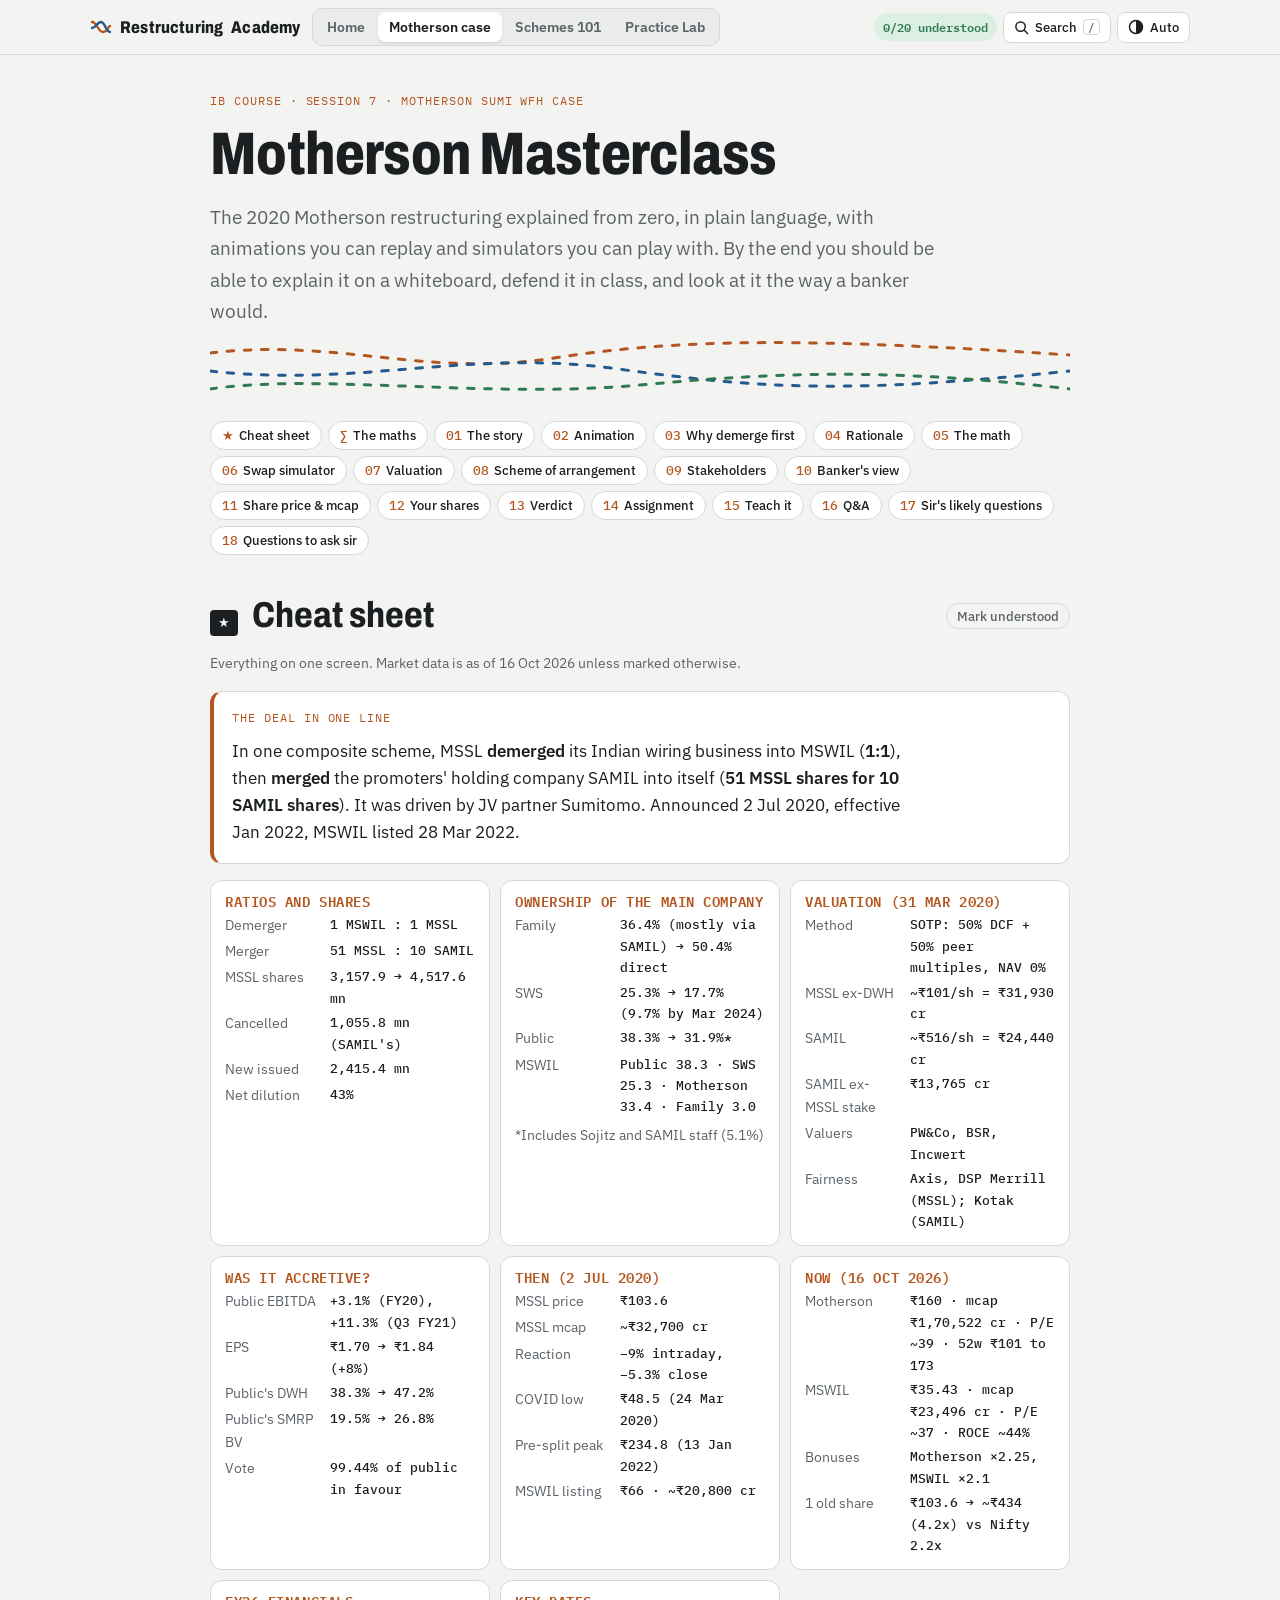
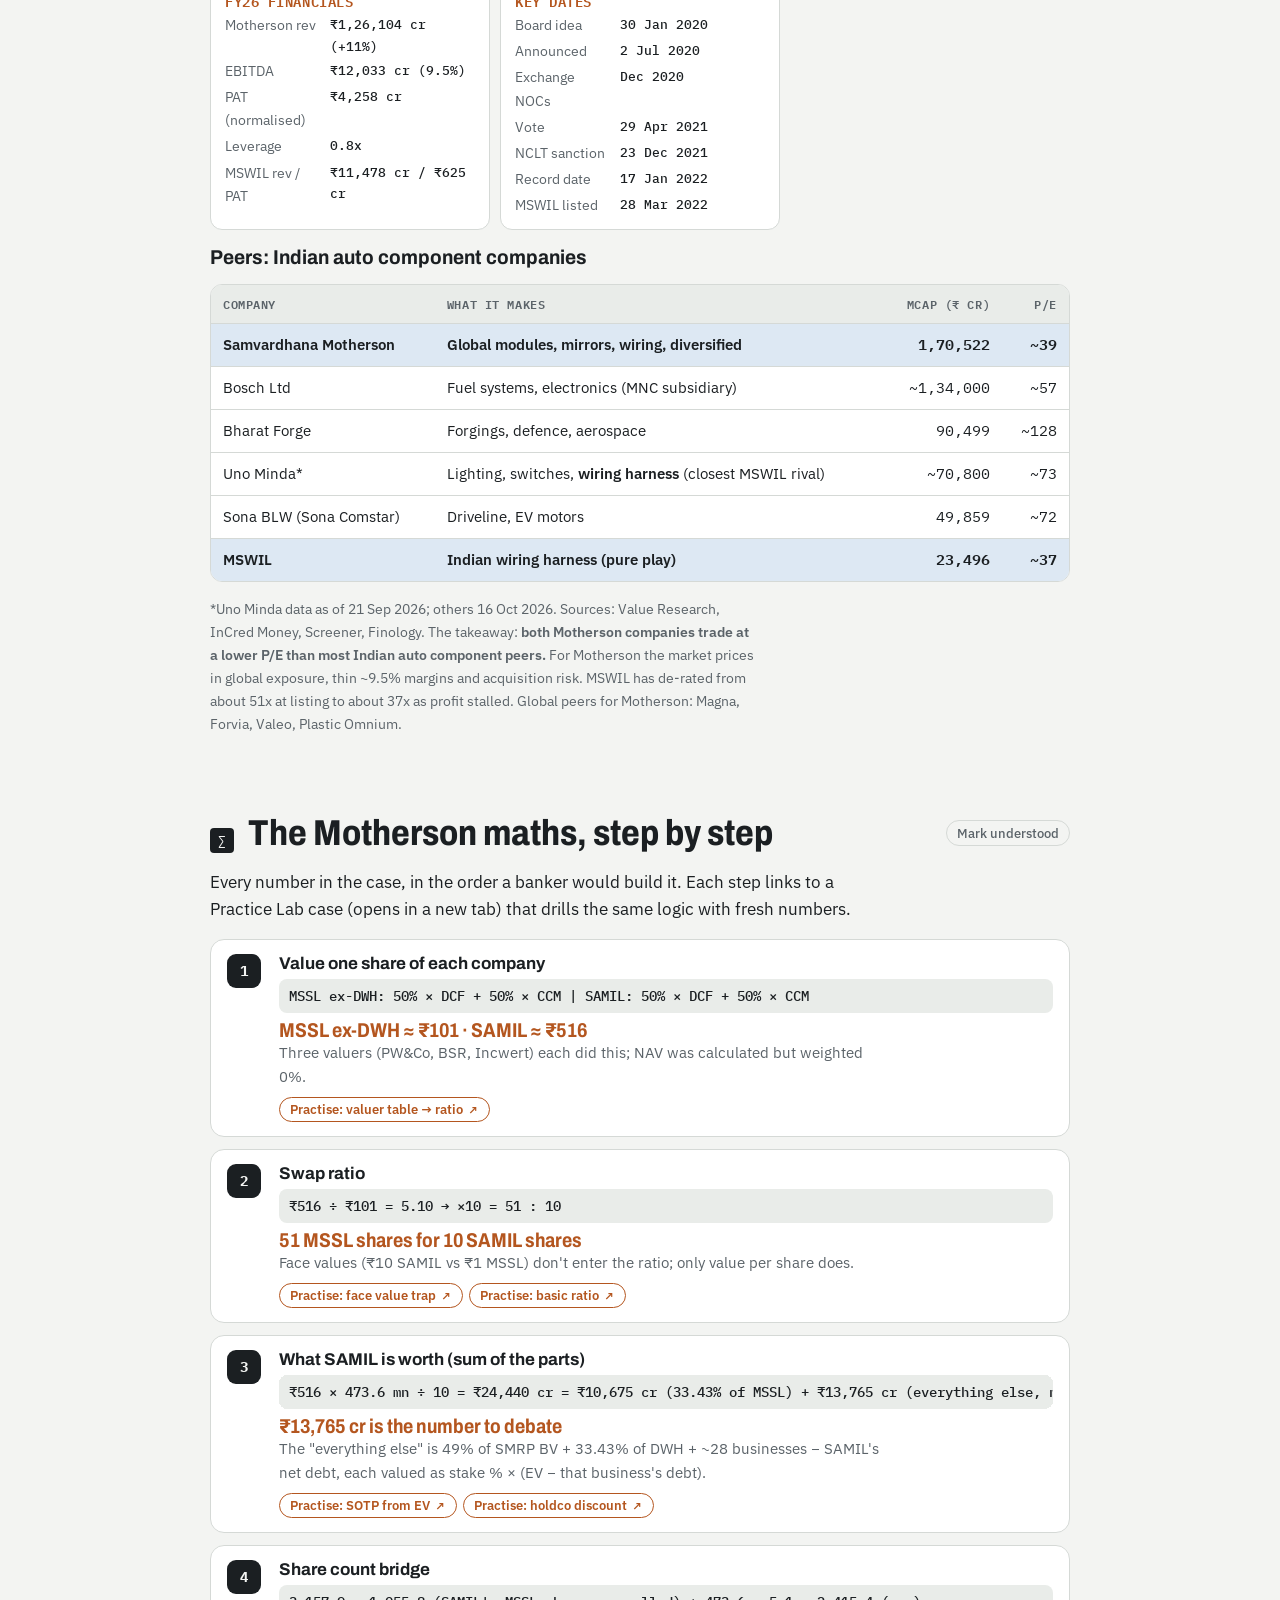
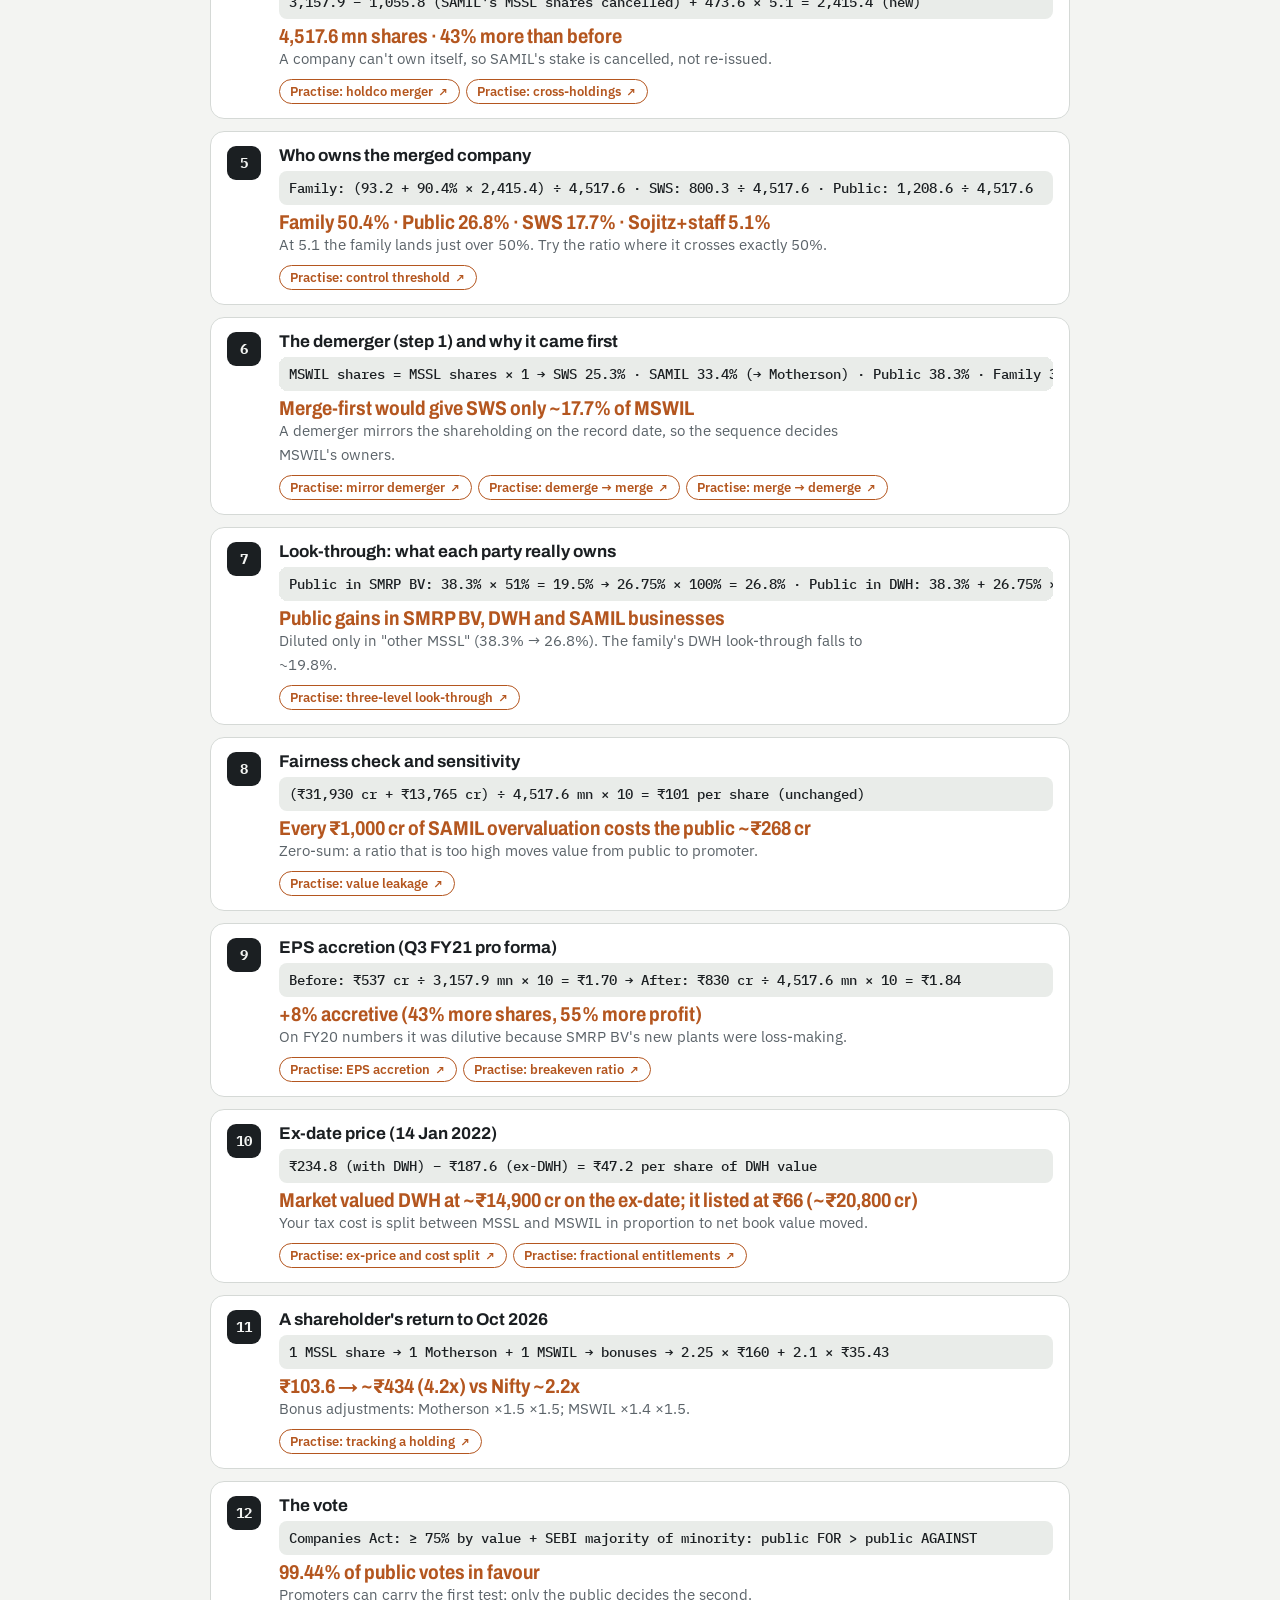
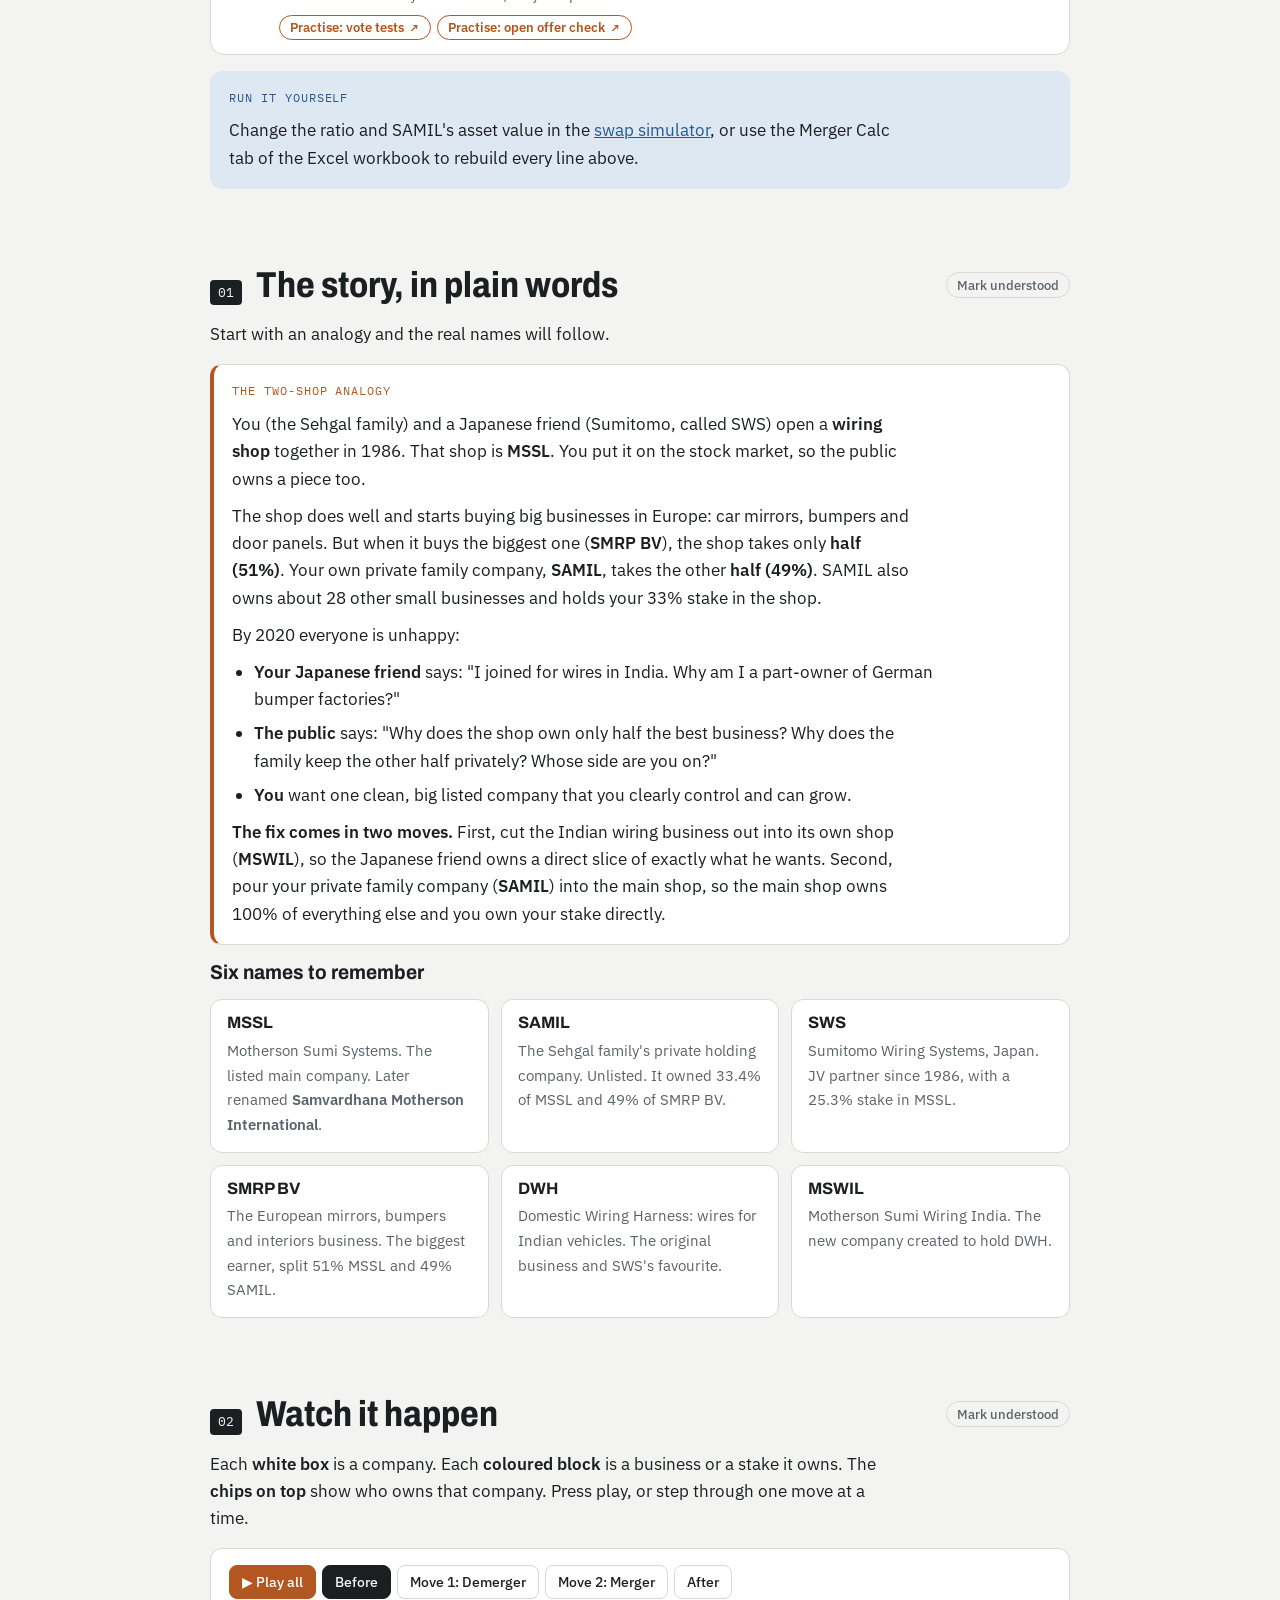
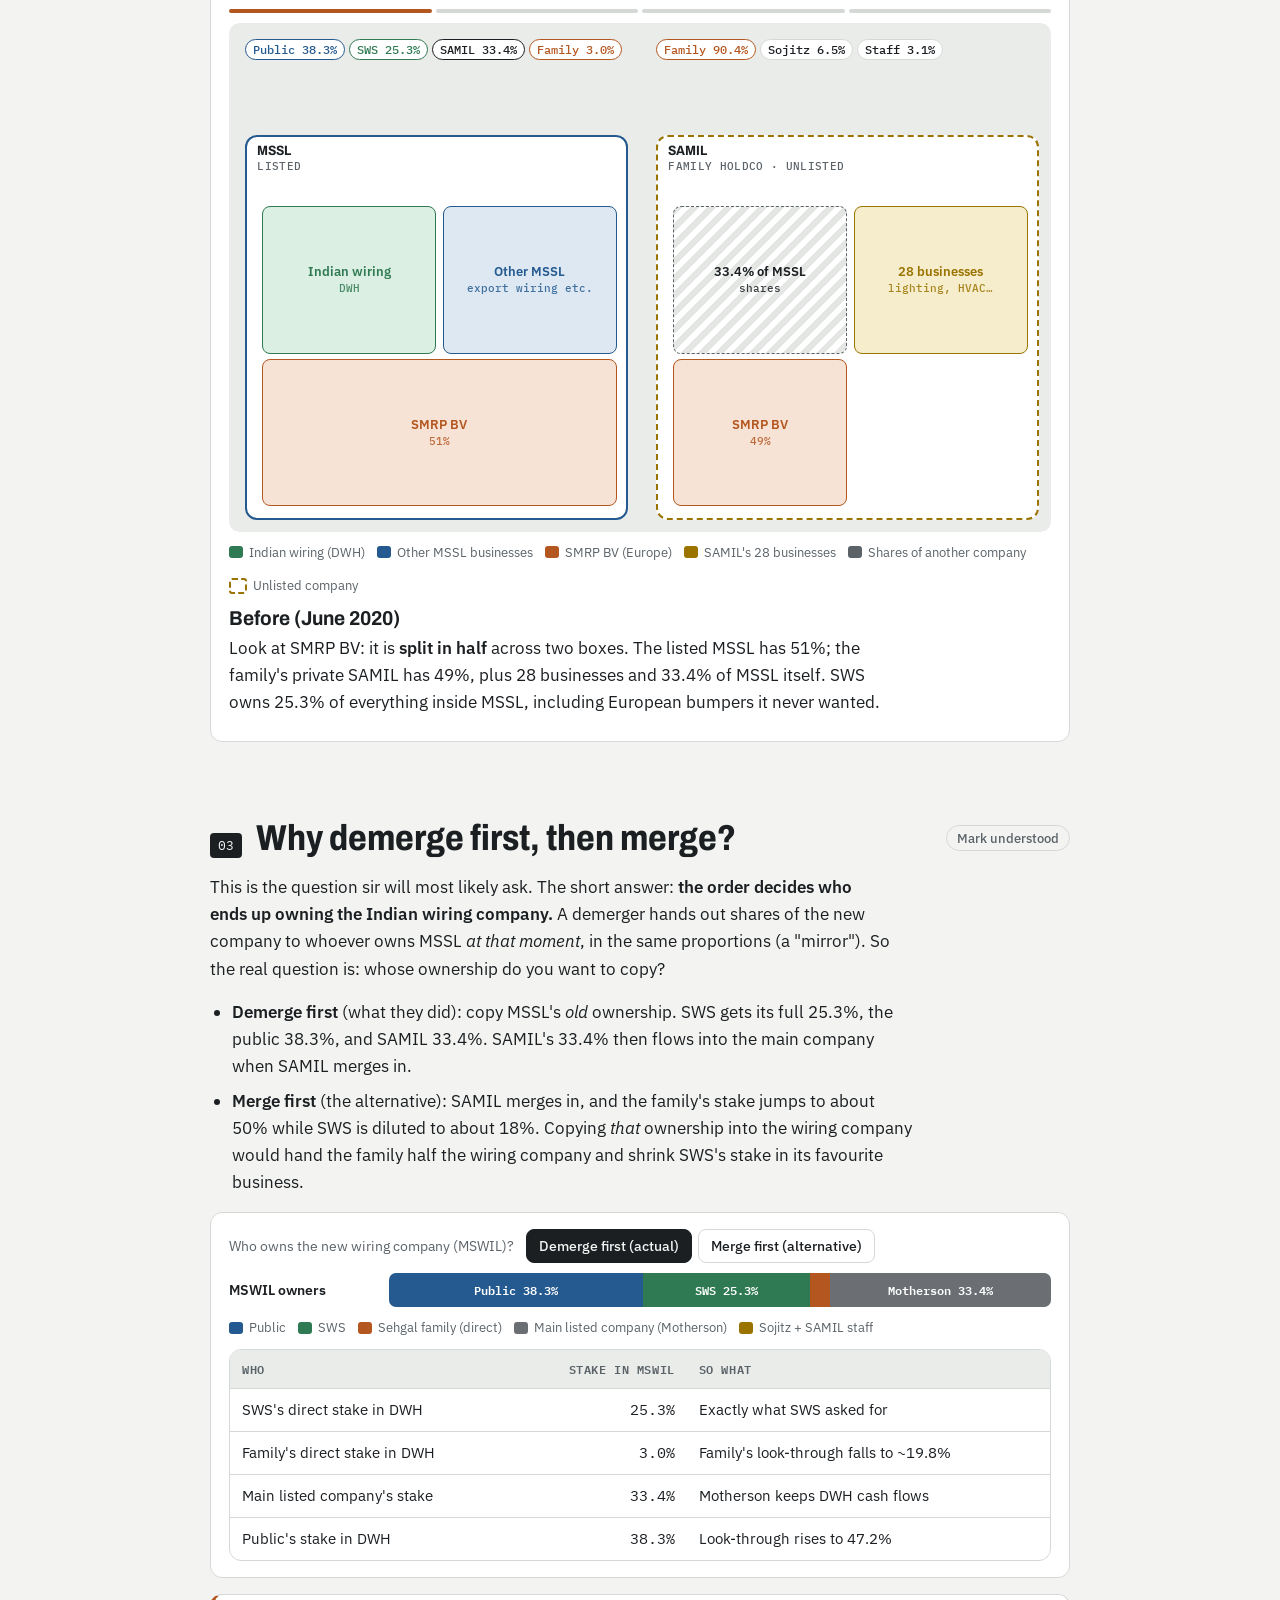
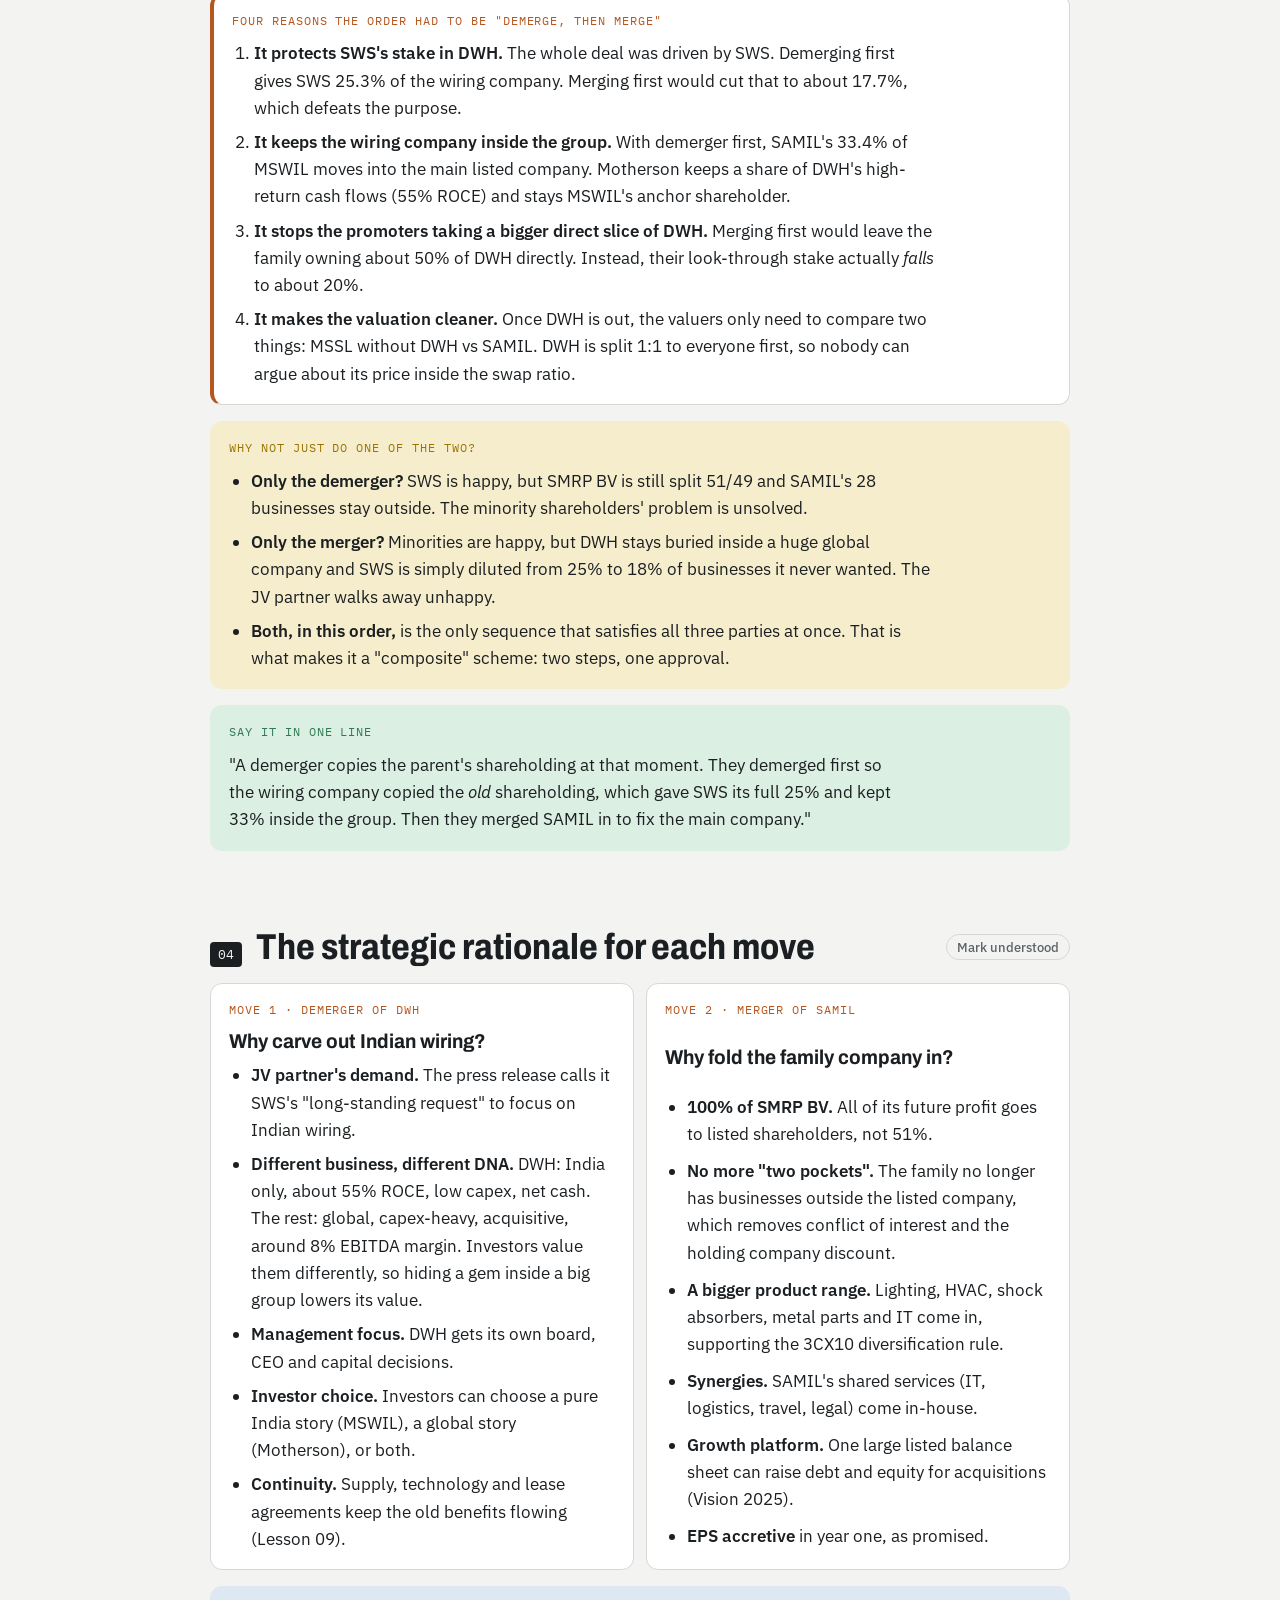
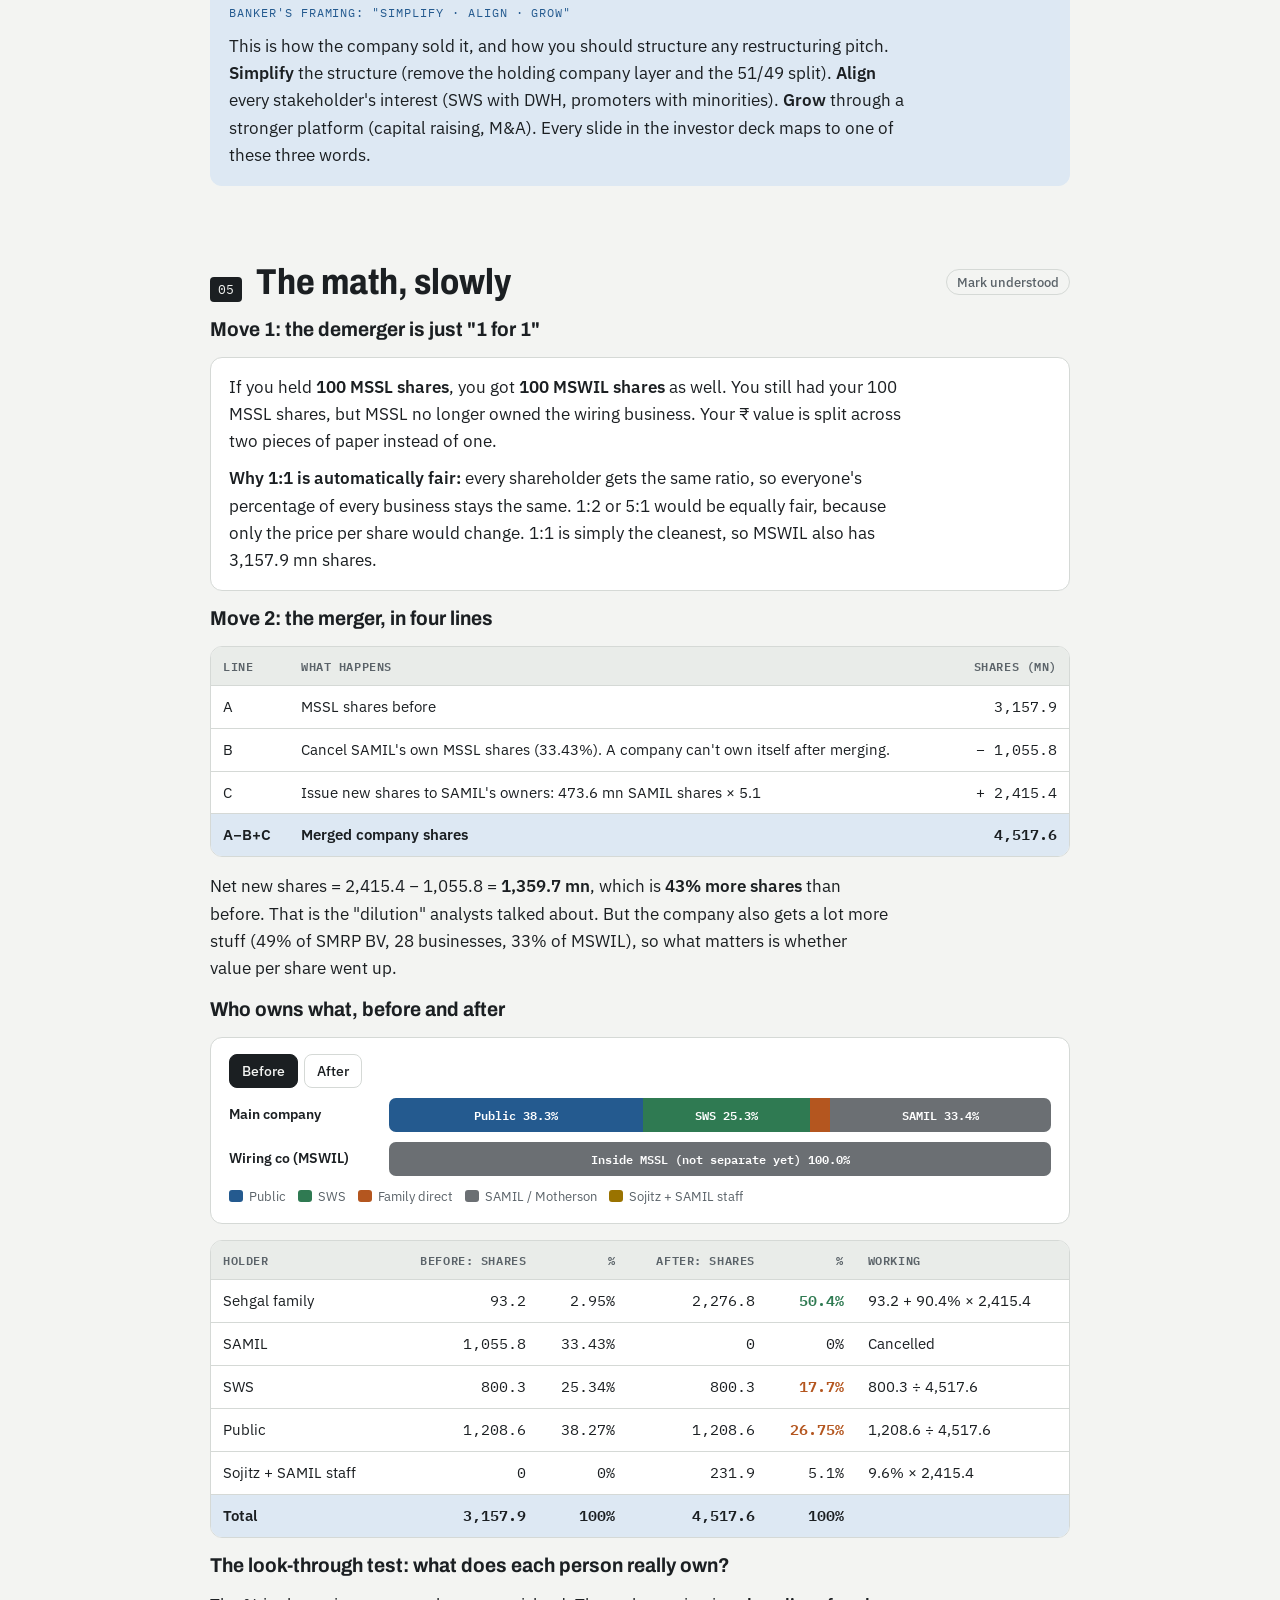
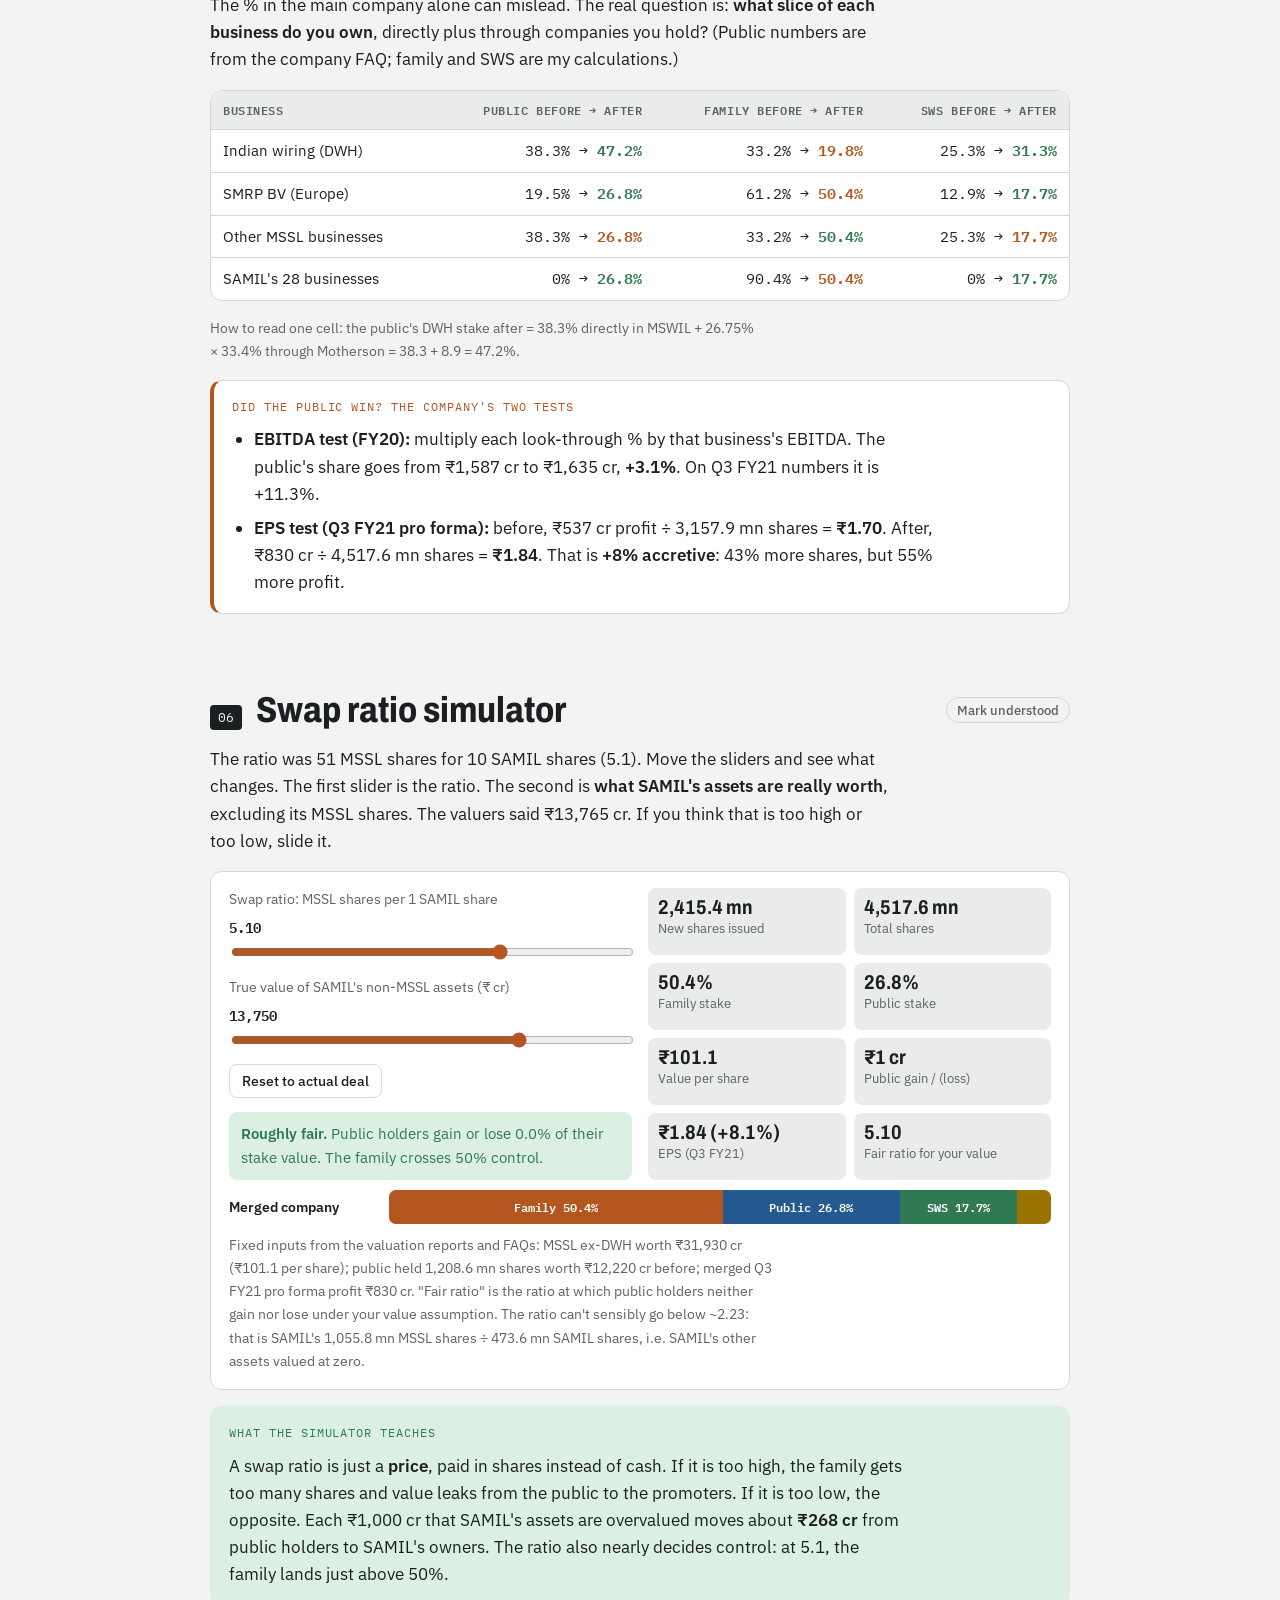
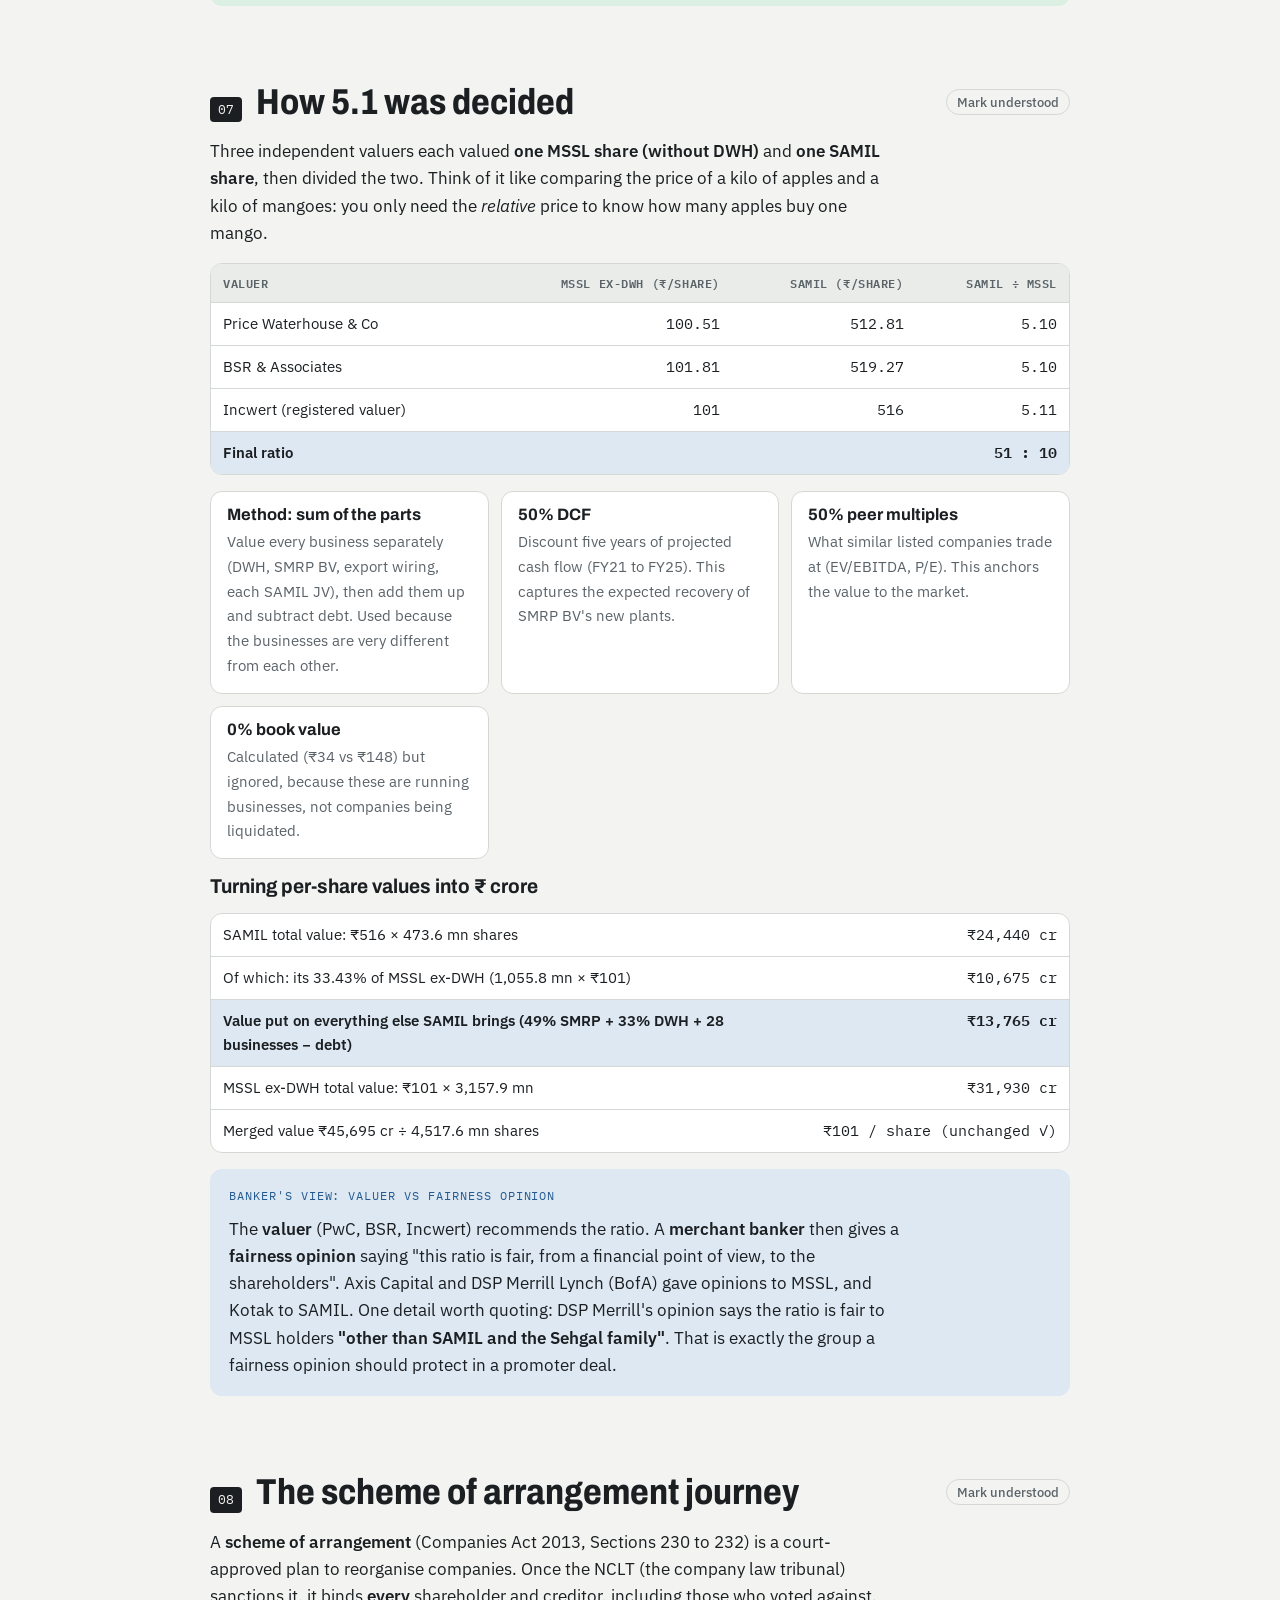
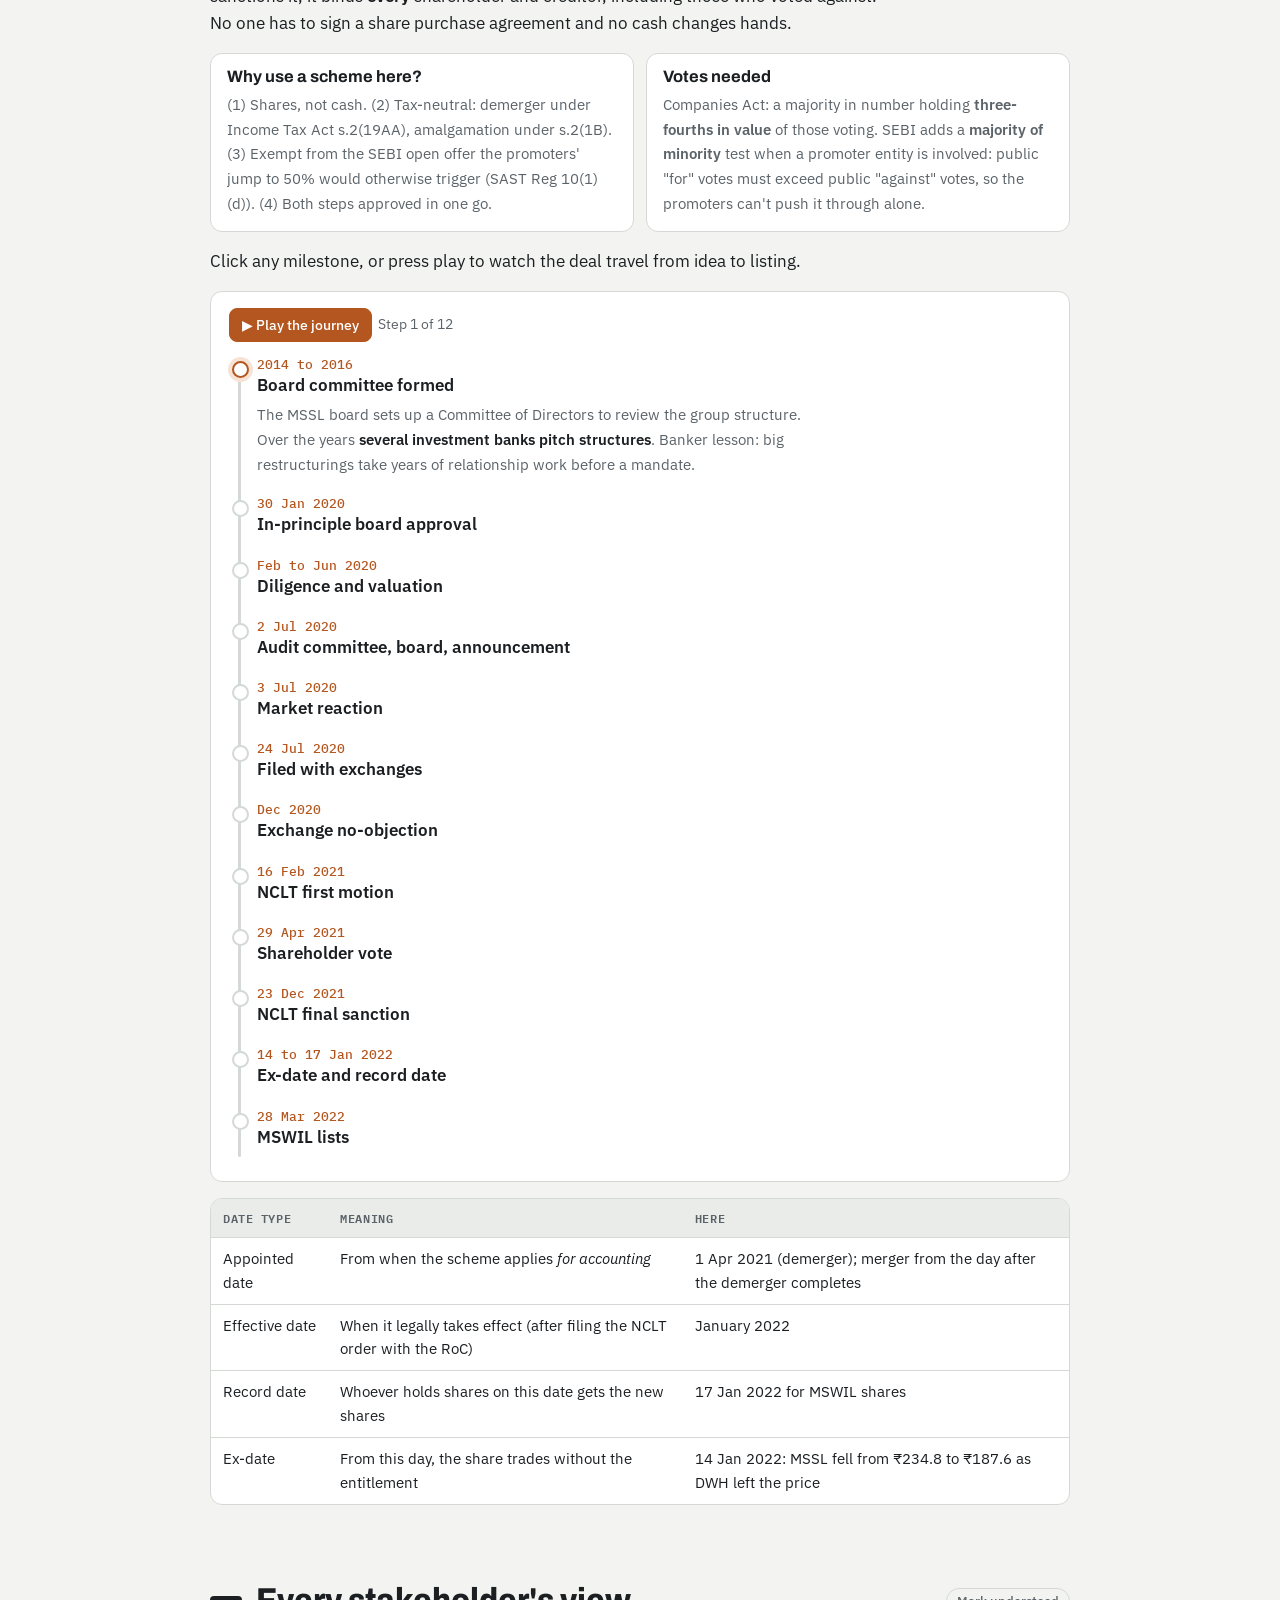
<file: motherson.html>
<!doctype html>
<html lang="en"><head><meta charset="utf-8"><meta name="viewport" content="width=device-width,initial-scale=1,viewport-fit=cover">
<style>:root{padding-top:env(safe-area-inset-top,0px);padding-bottom:env(safe-area-inset-bottom,0px)}body{margin:0}img{max-width:100%}[hidden]{display:none!important}</style>
<title>Motherson Case Masterclass</title>
<meta name="claude:viewport-fit-sides" content="cover">
<meta name="description" content="The Motherson 2020 restructuring explained, with maths and assignment answers.">
<link rel="preconnect" href="https://fonts.googleapis.com"><link rel="stylesheet" href="https://fonts.googleapis.com/css2?family=Archivo:wdth,wght@62..125,500..800&family=IBM+Plex+Sans:ital,wght@0,400;0,500;0,600;1,400&family=IBM+Plex+Mono:wght@400;500;600&display=swap">
<link rel="stylesheet" href="assets/site.css">
</head><body data-page="motherson">
<div class="appbar"><div class="in">
  <a class="brand" href="index.html" style="text-decoration:none;color:inherit"><svg width="22" height="22" viewBox="0 0 22 22" aria-hidden="true"><path d="M2 6c5 0 6 10 11 10s5-6 7-6" fill="none" stroke="var(--copper)" stroke-width="2.4" stroke-linecap="round"/><path d="M2 12c4 0 5-6 9-6s5 10 9 10" fill="none" stroke="var(--blue)" stroke-width="2.4" stroke-linecap="round"/></svg><span>Restructuring</span><span class="full">Academy</span></a>
  <nav class="navlinks" aria-label="Pages"><a href="index.html">Home</a><a href="motherson.html" aria-current="page">Motherson case</a><a href="schemes.html">Schemes 101</a><a href="practice.html">Practice Lab</a></nav>
  <div class="bar-right"><span class="donechip" id="doneChip"></span>
    <button class="iconbtn" type="button" onclick="openPal()" aria-label="Search"><svg width="15" height="15" viewBox="0 0 16 16" aria-hidden="true"><circle cx="7" cy="7" r="5" fill="none" stroke="currentColor" stroke-width="1.6"/><path d="M11 11l3.5 3.5" stroke="currentColor" stroke-width="1.6" stroke-linecap="round"/></svg><span class="lbl">Search</span><kbd>/</kbd></button>
    <button class="iconbtn" type="button" id="themeBtn" onclick="cycleTheme()"></button></div>
</div><div class="readbar" id="readbar"></div></div>
<main>
<div class="wrap">
<header>
  <div class="eyebrow">IB Course · Session 7 · Motherson Sumi WFH case</div>
  <h1 style="margin-top:10px">Motherson Masterclass</h1>
  <p class="lede">The 2020 Motherson restructuring explained from zero, in plain language, with animations you can replay and simulators you can play with. By the end you should be able to explain it on a whiteboard, defend it in class, and look at it the way a banker would.</p>
  <svg class="herowires" viewBox="0 0 800 70" preserveAspectRatio="none" aria-hidden="true"><path d="M0 20 C120 5 200 45 320 25 S560 5 800 22" style="stroke:var(--copper)"/><path d="M0 38 C140 55 240 15 380 36 S600 60 800 38" style="stroke:var(--blue)"/><path d="M0 56 C100 40 260 66 400 52 S640 36 800 56" style="stroke:var(--green)"/></svg>
  <nav class="jump" aria-label="Lessons">
    <a href="#cheat"><span>★</span>Cheat sheet</a><a href="#calc"><span>∑</span>The maths</a>
    <a href="#l1"><span>01</span>The story</a><a href="#l2"><span>02</span>Animation</a><a href="#l3"><span>03</span>Why demerge first</a>
    <a href="#l4"><span>04</span>Rationale</a><a href="#l5"><span>05</span>The math</a><a href="#l6"><span>06</span>Swap simulator</a>
    <a href="#l7"><span>07</span>Valuation</a><a href="#l8"><span>08</span>Scheme of arrangement</a><a href="#l9"><span>09</span>Stakeholders</a>
    <a href="#l10"><span>10</span>Banker's view</a><a href="#l11"><span>11</span>Share price & mcap</a><a href="#l12"><span>12</span>Your shares</a>
    <a href="#l13"><span>13</span>Verdict</a><a href="#l14"><span>14</span>Assignment</a><a href="#l15"><span>15</span>Teach it</a><a href="#l16"><span>16</span>Q&amp;A</a>
    <a href="#l17"><span>17</span>Sir's likely questions</a><a href="#l18"><span>18</span>Questions to ask sir</a>
  </nav>
</header>

<!-- CHEAT SHEET -->
<section id="cheat" style="margin-top:40px">
  <div class="lesson"><span class="n">★</span><h2>Cheat sheet</h2></div>
  <p class="note">Everything on one screen. Market data is as of 16 Oct 2026 unless marked otherwise.</p>
  <div class="box key">
    <span class="eyebrow">The deal in one line</span>
    <p>In one composite scheme, MSSL <b>demerged</b> its Indian wiring business into MSWIL (<b>1:1</b>), then <b>merged</b> the promoters' holding company SAMIL into itself (<b>51 MSSL shares for 10 SAMIL shares</b>). It was driven by JV partner Sumitomo. Announced 2 Jul 2020, effective Jan 2022, MSWIL listed 28 Mar 2022.</p>
  </div>
  <div class="cs">
    <div class="csb"><h4>Ratios and shares</h4><dl>
      <dt>Demerger</dt><dd>1 MSWIL : 1 MSSL</dd><dt>Merger</dt><dd>51 MSSL : 10 SAMIL</dd>
      <dt>MSSL shares</dt><dd>3,157.9 → 4,517.6 mn</dd><dt>Cancelled</dt><dd>1,055.8 mn (SAMIL's)</dd>
      <dt>New issued</dt><dd>2,415.4 mn</dd><dt>Net dilution</dt><dd>43%</dd></dl></div>
    <div class="csb"><h4>Ownership of the main company</h4><dl>
      <dt>Family</dt><dd>36.4% (mostly via SAMIL) → 50.4% direct</dd><dt>SWS</dt><dd>25.3% → 17.7% (9.7% by Mar 2024)</dd>
      <dt>Public</dt><dd>38.3% → 31.9%*</dd><dt>MSWIL</dt><dd>Public 38.3 · SWS 25.3 · Motherson 33.4 · Family 3.0</dd></dl>
      <p class="note">*Includes Sojitz and SAMIL staff (5.1%)</p></div>
    <div class="csb"><h4>Valuation (31 Mar 2020)</h4><dl>
      <dt>Method</dt><dd>SOTP: 50% DCF + 50% peer multiples, NAV 0%</dd>
      <dt>MSSL ex-DWH</dt><dd>~₹101/sh = ₹31,930 cr</dd><dt>SAMIL</dt><dd>~₹516/sh = ₹24,440 cr</dd>
      <dt>SAMIL ex-MSSL stake</dt><dd>₹13,765 cr</dd><dt>Valuers</dt><dd>PW&amp;Co, BSR, Incwert</dd>
      <dt>Fairness</dt><dd>Axis, DSP Merrill (MSSL); Kotak (SAMIL)</dd></dl></div>
    <div class="csb"><h4>Was it accretive?</h4><dl>
      <dt>Public EBITDA</dt><dd>+3.1% (FY20), +11.3% (Q3 FY21)</dd><dt>EPS</dt><dd>₹1.70 → ₹1.84 (+8%)</dd>
      <dt>Public's DWH</dt><dd>38.3% → 47.2%</dd><dt>Public's SMRP BV</dt><dd>19.5% → 26.8%</dd>
      <dt>Vote</dt><dd>99.44% of public in favour</dd></dl></div>
    <div class="csb"><h4>Then (2 Jul 2020)</h4><dl>
      <dt>MSSL price</dt><dd>₹103.6</dd><dt>MSSL mcap</dt><dd>~₹32,700 cr</dd>
      <dt>Reaction</dt><dd>−9% intraday, −5.3% close</dd><dt>COVID low</dt><dd>₹48.5 (24 Mar 2020)</dd>
      <dt>Pre-split peak</dt><dd>₹234.8 (13 Jan 2022)</dd><dt>MSWIL listing</dt><dd>₹66 · ~₹20,800 cr</dd></dl></div>
    <div class="csb"><h4>Now (16 Oct 2026)</h4><dl>
      <dt>Motherson</dt><dd>₹160 · mcap ₹1,70,522 cr · P/E ~39 · 52w ₹101 to 173</dd>
      <dt>MSWIL</dt><dd>₹35.43 · mcap ₹23,496 cr · P/E ~37 · ROCE ~44%</dd>
      <dt>Bonuses</dt><dd>Motherson ×2.25, MSWIL ×2.1</dd>
      <dt>1 old share</dt><dd>₹103.6 → ~₹434 (4.2x) vs Nifty 2.2x</dd></dl></div>
    <div class="csb"><h4>FY26 financials</h4><dl>
      <dt>Motherson rev</dt><dd>₹1,26,104 cr (+11%)</dd><dt>EBITDA</dt><dd>₹12,033 cr (9.5%)</dd>
      <dt>PAT (normalised)</dt><dd>₹4,258 cr</dd><dt>Leverage</dt><dd>0.8x</dd>
      <dt>MSWIL rev / PAT</dt><dd>₹11,478 cr / ₹625 cr</dd></dl></div>
    <div class="csb"><h4>Key dates</h4><dl>
      <dt>Board idea</dt><dd>30 Jan 2020</dd><dt>Announced</dt><dd>2 Jul 2020</dd><dt>Exchange NOCs</dt><dd>Dec 2020</dd>
      <dt>Vote</dt><dd>29 Apr 2021</dd><dt>NCLT sanction</dt><dd>23 Dec 2021</dd><dt>Record date</dt><dd>17 Jan 2022</dd><dt>MSWIL listed</dt><dd>28 Mar 2022</dd></dl></div>
  </div>
  <h3>Peers: Indian auto component companies</h3>
  <div class="tbl"><table>
    <thead><tr><th>Company</th><th>What it makes</th><th class="num">Mcap (₹ cr)</th><th class="num">P/E</th></tr></thead>
    <tbody>
      <tr class="tot"><td>Samvardhana Motherson</td><td>Global modules, mirrors, wiring, diversified</td><td class="num">1,70,522</td><td class="num">~39</td></tr>
      <tr><td>Bosch Ltd</td><td>Fuel systems, electronics (MNC subsidiary)</td><td class="num">~1,34,000</td><td class="num">~57</td></tr>
      <tr><td>Bharat Forge</td><td>Forgings, defence, aerospace</td><td class="num">90,499</td><td class="num">~128</td></tr>
      <tr><td>Uno Minda*</td><td>Lighting, switches, <b>wiring harness</b> (closest MSWIL rival)</td><td class="num">~70,800</td><td class="num">~73</td></tr>
      <tr><td>Sona BLW (Sona Comstar)</td><td>Driveline, EV motors</td><td class="num">49,859</td><td class="num">~72</td></tr>
      <tr class="tot"><td>MSWIL</td><td>Indian wiring harness (pure play)</td><td class="num">23,496</td><td class="num">~37</td></tr>
    </tbody>
  </table></div>
  <p class="note">*Uno Minda data as of 21 Sep 2026; others 16 Oct 2026. Sources: Value Research, InCred Money, Screener, Finology. The takeaway: <b>both Motherson companies trade at a lower P/E than most Indian auto component peers.</b> For Motherson the market prices in global exposure, thin ~9.5% margins and acquisition risk. MSWIL has de-rated from about 51x at listing to about 37x as profit stalled. Global peers for Motherson: Magna, Forvia, Valeo, Plastic Omnium.</p>
</section>

<section id="calc">
<div class="lesson"><span class="n">∑</span><h2>The Motherson maths, step by step</h2></div>
<p>Every number in the case, in the order a banker would build it. Each step links to a Practice Lab case (opens in a new tab) that drills the same logic with fresh numbers.</p>
<div class="msteps"><div class="mstep"><span class="mn">1</span><div><h4>Value one share of each company</h4><div class="fx">MSSL ex-DWH: 50% × DCF + 50% × CCM   |   SAMIL: 50% × DCF + 50% × CCM</div><div class="res">MSSL ex-DWH ≈ ₹101 · SAMIL ≈ ₹516</div><p class="why">Three valuers (PW&amp;Co, BSR, Incwert) each did this; NAV was calculated but weighted 0%.</p><div class="links"><a class="go" href="practice.html#c-valuer-weights" target="_blank" rel="noopener">Practise: valuer table → ratio</a></div></div></div><div class="mstep"><span class="mn">2</span><div><h4>Swap ratio</h4><div class="fx">₹516 ÷ ₹101 = 5.10   →   ×10 = 51 : 10</div><div class="res">51 MSSL shares for 10 SAMIL shares</div><p class="why">Face values (₹10 SAMIL vs ₹1 MSSL) don't enter the ratio; only value per share does.</p><div class="links"><a class="go" href="practice.html#c-face-value" target="_blank" rel="noopener">Practise: face value trap</a><a class="go" href="practice.html#c-merger-basic" target="_blank" rel="noopener">Practise: basic ratio</a></div></div></div><div class="mstep"><span class="mn">3</span><div><h4>What SAMIL is worth (sum of the parts)</h4><div class="fx">₹516 × 473.6 mn ÷ 10 = ₹24,440 cr  =  ₹10,675 cr (33.43% of MSSL) + ₹13,765 cr (everything else, net of debt)</div><div class="res">₹13,765 cr is the number to debate</div><p class="why">The "everything else" is 49% of SMRP BV + 33.43% of DWH + ~28 businesses − SAMIL's net debt, each valued as stake % × (EV − that business's debt).</p><div class="links"><a class="go" href="practice.html#c-sotp-ev" target="_blank" rel="noopener">Practise: SOTP from EV</a><a class="go" href="practice.html#c-holdco-discount" target="_blank" rel="noopener">Practise: holdco discount</a></div></div></div><div class="mstep"><span class="mn">4</span><div><h4>Share count bridge</h4><div class="fx">3,157.9 − 1,055.8 (SAMIL's MSSL shares cancelled) + 473.6 × 5.1 = 2,415.4 (new)</div><div class="res">4,517.6 mn shares · 43% more than before</div><p class="why">A company can't own itself, so SAMIL's stake is cancelled, not re-issued.</p><div class="links"><a class="go" href="practice.html#c-holdco-cancel" target="_blank" rel="noopener">Practise: holdco merger</a><a class="go" href="practice.html#c-cross-holding" target="_blank" rel="noopener">Practise: cross-holdings</a></div></div></div><div class="mstep"><span class="mn">5</span><div><h4>Who owns the merged company</h4><div class="fx">Family: (93.2 + 90.4% × 2,415.4) ÷ 4,517.6   ·   SWS: 800.3 ÷ 4,517.6   ·   Public: 1,208.6 ÷ 4,517.6</div><div class="res">Family 50.4% · Public 26.8% · SWS 17.7% · Sojitz+staff 5.1%</div><p class="why">At 5.1 the family lands just over 50%. Try the ratio where it crosses exactly 50%.</p><div class="links"><a class="go" href="practice.html#c-control-threshold" target="_blank" rel="noopener">Practise: control threshold</a></div></div></div><div class="mstep"><span class="mn">6</span><div><h4>The demerger (step 1) and why it came first</h4><div class="fx">MSWIL shares = MSSL shares × 1   →   SWS 25.3% · SAMIL 33.4% (→ Motherson) · Public 38.3% · Family 3.0%</div><div class="res">Merge-first would give SWS only ~17.7% of MSWIL</div><p class="why">A demerger mirrors the shareholding on the record date, so the sequence decides MSWIL's owners.</p><div class="links"><a class="go" href="practice.html#c-mirror-demerger" target="_blank" rel="noopener">Practise: mirror demerger</a><a class="go" href="practice.html#c-composite-demerge-merge" target="_blank" rel="noopener">Practise: demerge → merge</a><a class="go" href="practice.html#c-composite-merge-first" target="_blank" rel="noopener">Practise: merge → demerge</a></div></div></div><div class="mstep"><span class="mn">7</span><div><h4>Look-through: what each party really owns</h4><div class="fx">Public in SMRP BV: 38.3% × 51% = 19.5%   →   26.75% × 100% = 26.8%   ·   Public in DWH: 38.3% + 26.75% × 33.4% = 47.2%</div><div class="res">Public gains in SMRP BV, DWH and SAMIL businesses</div><p class="why">Diluted only in "other MSSL" (38.3% → 26.8%). The family's DWH look-through falls to ~19.8%.</p><div class="links"><a class="go" href="practice.html#c-lookthrough" target="_blank" rel="noopener">Practise: three-level look-through</a></div></div></div><div class="mstep"><span class="mn">8</span><div><h4>Fairness check and sensitivity</h4><div class="fx">(₹31,930 cr + ₹13,765 cr) ÷ 4,517.6 mn × 10 = ₹101 per share (unchanged)</div><div class="res">Every ₹1,000 cr of SAMIL overvaluation costs the public ~₹268 cr</div><p class="why">Zero-sum: a ratio that is too high moves value from public to promoter.</p><div class="links"><a class="go" href="practice.html#c-value-leak" target="_blank" rel="noopener">Practise: value leakage</a></div></div></div><div class="mstep"><span class="mn">9</span><div><h4>EPS accretion (Q3 FY21 pro forma)</h4><div class="fx">Before: ₹537 cr ÷ 3,157.9 mn × 10 = ₹1.70   →   After: ₹830 cr ÷ 4,517.6 mn × 10 = ₹1.84</div><div class="res">+8% accretive (43% more shares, 55% more profit)</div><p class="why">On FY20 numbers it was dilutive because SMRP BV's new plants were loss-making.</p><div class="links"><a class="go" href="practice.html#c-eps" target="_blank" rel="noopener">Practise: EPS accretion</a><a class="go" href="practice.html#c-eps-breakeven" target="_blank" rel="noopener">Practise: breakeven ratio</a></div></div></div><div class="mstep"><span class="mn">10</span><div><h4>Ex-date price (14 Jan 2022)</h4><div class="fx">₹234.8 (with DWH) − ₹187.6 (ex-DWH) = ₹47.2 per share of DWH value</div><div class="res">Market valued DWH at ~₹14,900 cr on the ex-date; it listed at ₹66 (~₹20,800 cr)</div><p class="why">Your tax cost is split between MSSL and MSWIL in proportion to net book value moved.</p><div class="links"><a class="go" href="practice.html#c-ex-price-cost" target="_blank" rel="noopener">Practise: ex-price and cost split</a><a class="go" href="practice.html#c-fractions" target="_blank" rel="noopener">Practise: fractional entitlements</a></div></div></div><div class="mstep"><span class="mn">11</span><div><h4>A shareholder's return to Oct 2026</h4><div class="fx">1 MSSL share → 1 Motherson + 1 MSWIL → bonuses → 2.25 × ₹160 + 2.1 × ₹35.43</div><div class="res">₹103.6 → ~₹434 (4.2x) vs Nifty ~2.2x</div><p class="why">Bonus adjustments: Motherson ×1.5 ×1.5; MSWIL ×1.4 ×1.5.</p><div class="links"><a class="go" href="practice.html#c-bonus-returns" target="_blank" rel="noopener">Practise: tracking a holding</a></div></div></div><div class="mstep"><span class="mn">12</span><div><h4>The vote</h4><div class="fx">Companies Act: ≥ 75% by value   +   SEBI majority of minority: public FOR > public AGAINST</div><div class="res">99.44% of public votes in favour</div><p class="why">Promoters can carry the first test; only the public decides the second.</p><div class="links"><a class="go" href="practice.html#c-vote" target="_blank" rel="noopener">Practise: vote tests</a><a class="go" href="practice.html#c-open-offer" target="_blank" rel="noopener">Practise: open offer check</a></div></div></div>
</div>
<div class="box bank"><span class="eyebrow">Run it yourself</span><p>Change the ratio and SAMIL's asset value in the <a href="#l6">swap simulator</a>, or use the Merger Calc tab of the Excel workbook to rebuild every line above.</p></div>
</section>
<!-- 1 STORY -->
<section id="l1">
  <div class="lesson"><span class="n">01</span><h2>The story, in plain words</h2></div>
  <p>Start with an analogy and the real names will follow.</p>
  <div class="box key">
    <span class="eyebrow">The two-shop analogy</span>
    <p>You (the Sehgal family) and a Japanese friend (Sumitomo, called SWS) open a <b>wiring shop</b> together in 1986. That shop is <b>MSSL</b>. You put it on the stock market, so the public owns a piece too.</p>
    <p>The shop does well and starts buying big businesses in Europe: car mirrors, bumpers and door panels. But when it buys the biggest one (<b>SMRP BV</b>), the shop takes only <b>half (51%)</b>. Your own private family company, <b>SAMIL</b>, takes the other <b>half (49%)</b>. SAMIL also owns about 28 other small businesses and holds your 33% stake in the shop.</p>
    <p>By 2020 everyone is unhappy:</p>
    <ul class="plain">
      <li><b>Your Japanese friend</b> says: "I joined for wires in India. Why am I a part-owner of German bumper factories?"</li>
      <li><b>The public</b> says: "Why does the shop own only half the best business? Why does the family keep the other half privately? Whose side are you on?"</li>
      <li><b>You</b> want one clean, big listed company that you clearly control and can grow.</li>
    </ul>
    <p><b>The fix comes in two moves.</b> First, cut the Indian wiring business out into its own shop (<b>MSWIL</b>), so the Japanese friend owns a direct slice of exactly what he wants. Second, pour your private family company (<b>SAMIL</b>) into the main shop, so the main shop owns 100% of everything else and you own your stake directly.</p>
  </div>
  <h3>Six names to remember</h3>
  <div class="grid2">
    <div class="card"><h4>MSSL</h4><p>Motherson Sumi Systems. The listed main company. Later renamed <b>Samvardhana Motherson International</b>.</p></div>
    <div class="card"><h4>SAMIL</h4><p>The Sehgal family's private holding company. Unlisted. It owned 33.4% of MSSL and 49% of SMRP BV.</p></div>
    <div class="card"><h4>SWS</h4><p>Sumitomo Wiring Systems, Japan. JV partner since 1986, with a 25.3% stake in MSSL.</p></div>
    <div class="card"><h4>SMRP BV</h4><p>The European mirrors, bumpers and interiors business. The biggest earner, split 51% MSSL and 49% SAMIL.</p></div>
    <div class="card"><h4>DWH</h4><p>Domestic Wiring Harness: wires for Indian vehicles. The original business and SWS's favourite.</p></div>
    <div class="card"><h4>MSWIL</h4><p>Motherson Sumi Wiring India. The new company created to hold DWH.</p></div>
  </div>
</section>

<!-- 2 ANIMATION -->
<section id="l2">
  <div class="lesson"><span class="n">02</span><h2>Watch it happen</h2></div>
  <p>Each <b>white box</b> is a company. Each <b>coloured block</b> is a business or a stake it owns. The <b>chips on top</b> show who owns that company. Press play, or step through one move at a time.</p>
  <div class="box">
    <div class="btns">
      <button class="btn primary" id="play">▶ Play all</button>
      <button class="btn" data-st="0">Before</button>
      <button class="btn" data-st="1">Move 1: Demerger</button>
      <button class="btn" data-st="2">Move 2: Merger</button>
      <button class="btn" data-st="3">After</button>
    </div>
    <div class="progress" id="prog"><i></i><i></i><i></i><i></i></div>
    <div class="stage-scroll"><div class="stage" id="stage" role="img" aria-label="Animated ownership diagram"></div></div>
    <div class="legend">
      <span><i class="sw" style="background:var(--green)"></i>Indian wiring (DWH)</span>
      <span><i class="sw" style="background:var(--blue)"></i>Other MSSL businesses</span>
      <span><i class="sw" style="background:var(--copper)"></i>SMRP BV (Europe)</span>
      <span><i class="sw" style="background:var(--yellow)"></i>SAMIL's 28 businesses</span>
      <span><i class="sw" style="background:var(--muted)"></i>Shares of another company</span>
      <span><i class="sw" style="border:2px dashed var(--yellow)"></i>Unlisted company</span>
    </div>
    <div class="narr" id="narr"></div>
  </div>
</section>

<!-- 3 WHY DEMERGE FIRST -->
<section id="l3">
  <div class="lesson"><span class="n">03</span><h2>Why demerge first, then merge?</h2></div>
  <p>This is the question sir will most likely ask. The short answer: <b>the order decides who ends up owning the Indian wiring company.</b> A demerger hands out shares of the new company to whoever owns MSSL <i>at that moment</i>, in the same proportions (a "mirror"). So the real question is: whose ownership do you want to copy?</p>
  <ul class="plain">
    <li><b>Demerge first</b> (what they did): copy MSSL's <i>old</i> ownership. SWS gets its full 25.3%, the public 38.3%, and SAMIL 33.4%. SAMIL's 33.4% then flows into the main company when SAMIL merges in.</li>
    <li><b>Merge first</b> (the alternative): SAMIL merges in, and the family's stake jumps to about 50% while SWS is diluted to about 18%. Copying <i>that</i> ownership into the wiring company would hand the family half the wiring company and shrink SWS's stake in its favourite business.</li>
  </ul>
  <div class="box">
    <div class="btns"><span class="note" style="margin-right:6px">Who owns the new wiring company (MSWIL)?</span>
      <button class="btn" id="ordA" aria-pressed="true">Demerge first (actual)</button>
      <button class="btn" id="ordB" aria-pressed="false">Merge first (alternative)</button></div>
    <div class="bars">
      <div class="barrow"><div class="lab">MSWIL owners</div><div class="stack" id="ordbar"></div></div>
    </div>
    <div class="legend"><span><i class="sw s-pub"></i>Public</span><span><i class="sw s-sws"></i>SWS</span><span><i class="sw s-fam"></i>Sehgal family (direct)</span><span><i class="sw s-par"></i>Main listed company (Motherson)</span><span><i class="sw s-sj"></i>Sojitz + SAMIL staff</span></div>
    <div id="ordtext" class="tbl"></div>
  </div>
  <div class="box key"><span class="eyebrow">Four reasons the order had to be "demerge, then merge"</span>
    <ol class="plain">
      <li><b>It protects SWS's stake in DWH.</b> The whole deal was driven by SWS. Demerging first gives SWS 25.3% of the wiring company. Merging first would cut that to about 17.7%, which defeats the purpose.</li>
      <li><b>It keeps the wiring company inside the group.</b> With demerger first, SAMIL's 33.4% of MSWIL moves into the main listed company. Motherson keeps a share of DWH's high-return cash flows (55% ROCE) and stays MSWIL's anchor shareholder.</li>
      <li><b>It stops the promoters taking a bigger direct slice of DWH.</b> Merging first would leave the family owning about 50% of DWH directly. Instead, their look-through stake actually <i>falls</i> to about 20%.</li>
      <li><b>It makes the valuation cleaner.</b> Once DWH is out, the valuers only need to compare two things: MSSL without DWH vs SAMIL. DWH is split 1:1 to everyone first, so nobody can argue about its price inside the swap ratio.</li>
    </ol>
  </div>
  <div class="box warn"><span class="eyebrow">Why not just do one of the two?</span>
    <ul class="plain">
      <li><b>Only the demerger?</b> SWS is happy, but SMRP BV is still split 51/49 and SAMIL's 28 businesses stay outside. The minority shareholders' problem is unsolved.</li>
      <li><b>Only the merger?</b> Minorities are happy, but DWH stays buried inside a huge global company and SWS is simply diluted from 25% to 18% of businesses it never wanted. The JV partner walks away unhappy.</li>
      <li><b>Both, in this order,</b> is the only sequence that satisfies all three parties at once. That is what makes it a "composite" scheme: two steps, one approval.</li>
    </ul>
  </div>
  <div class="box say"><span class="eyebrow">Say it in one line</span>
    <p>"A demerger copies the parent's shareholding at that moment. They demerged first so the wiring company copied the <i>old</i> shareholding, which gave SWS its full 25% and kept 33% inside the group. Then they merged SAMIL in to fix the main company."</p></div>
</section>

<!-- 4 RATIONALE -->
<section id="l4">
  <div class="lesson"><span class="n">04</span><h2>The strategic rationale for each move</h2></div>
  <div class="grid2">
    <div class="box"><span class="eyebrow">Move 1 · Demerger of DWH</span>
      <h3>Why carve out Indian wiring?</h3>
      <ul class="plain">
        <li><b>JV partner's demand.</b> The press release calls it SWS's "long-standing request" to focus on Indian wiring.</li>
        <li><b>Different business, different DNA.</b> DWH: India only, about 55% ROCE, low capex, net cash. The rest: global, capex-heavy, acquisitive, around 8% EBITDA margin. Investors value them differently, so hiding a gem inside a big group lowers its value.</li>
        <li><b>Management focus.</b> DWH gets its own board, CEO and capital decisions.</li>
        <li><b>Investor choice.</b> Investors can choose a pure India story (MSWIL), a global story (Motherson), or both.</li>
        <li><b>Continuity.</b> Supply, technology and lease agreements keep the old benefits flowing (Lesson 09).</li>
      </ul></div>
    <div class="box"><span class="eyebrow">Move 2 · Merger of SAMIL</span>
      <h3>Why fold the family company in?</h3>
      <ul class="plain">
        <li><b>100% of SMRP BV.</b> All of its future profit goes to listed shareholders, not 51%.</li>
        <li><b>No more "two pockets".</b> The family no longer has businesses outside the listed company, which removes conflict of interest and the holding company discount.</li>
        <li><b>A bigger product range.</b> Lighting, HVAC, shock absorbers, metal parts and IT come in, supporting the 3CX10 diversification rule.</li>
        <li><b>Synergies.</b> SAMIL's shared services (IT, logistics, travel, legal) come in-house.</li>
        <li><b>Growth platform.</b> One large listed balance sheet can raise debt and equity for acquisitions (Vision 2025).</li>
        <li><b>EPS accretive</b> in year one, as promised.</li>
      </ul></div>
  </div>
  <div class="box bank"><span class="eyebrow">Banker's framing: "Simplify · Align · Grow"</span>
    <p>This is how the company sold it, and how you should structure any restructuring pitch. <b>Simplify</b> the structure (remove the holding company layer and the 51/49 split). <b>Align</b> every stakeholder's interest (SWS with DWH, promoters with minorities). <b>Grow</b> through a stronger platform (capital raising, M&amp;A). Every slide in the investor deck maps to one of these three words.</p></div>
</section>

<!-- 5 MATH -->
<section id="l5">
  <div class="lesson"><span class="n">05</span><h2>The math, slowly</h2></div>
  <h3>Move 1: the demerger is just "1 for 1"</h3>
  <div class="box">
    <p>If you held <b>100 MSSL shares</b>, you got <b>100 MSWIL shares</b> as well. You still had your 100 MSSL shares, but MSSL no longer owned the wiring business. Your ₹ value is split across two pieces of paper instead of one.</p>
    <p><b>Why 1:1 is automatically fair:</b> every shareholder gets the same ratio, so everyone's percentage of every business stays the same. 1:2 or 5:1 would be equally fair, because only the price per share would change. 1:1 is simply the cleanest, so MSWIL also has 3,157.9 mn shares.</p>
  </div>
  <h3>Move 2: the merger, in four lines</h3>
  <div class="tbl"><table>
    <thead><tr><th>Line</th><th>What happens</th><th class="num">Shares (mn)</th></tr></thead>
    <tbody>
      <tr><td>A</td><td>MSSL shares before</td><td class="num">3,157.9</td></tr>
      <tr><td>B</td><td>Cancel SAMIL's own MSSL shares (33.43%). A company can't own itself after merging.</td><td class="num">− 1,055.8</td></tr>
      <tr><td>C</td><td>Issue new shares to SAMIL's owners: 473.6 mn SAMIL shares × 5.1</td><td class="num">+ 2,415.4</td></tr>
      <tr class="tot"><td>A−B+C</td><td>Merged company shares</td><td class="num">4,517.6</td></tr>
    </tbody>
  </table></div>
  <p>Net new shares = 2,415.4 − 1,055.8 = <b>1,359.7 mn</b>, which is <b>43% more shares</b> than before. That is the "dilution" analysts talked about. But the company also gets a lot more stuff (49% of SMRP BV, 28 businesses, 33% of MSWIL), so what matters is whether value per share went up.</p>
  <h3>Who owns what, before and after</h3>
  <div class="box">
    <div class="btns"><button class="btn" id="own0" aria-pressed="true">Before</button><button class="btn" id="own1" aria-pressed="false">After</button></div>
    <div class="bars">
      <div class="barrow"><div class="lab">Main company</div><div class="stack" id="ownMain"></div></div>
      <div class="barrow"><div class="lab">Wiring co (MSWIL)</div><div class="stack" id="ownWire"></div></div>
    </div>
    <div class="legend"><span><i class="sw s-pub"></i>Public</span><span><i class="sw s-sws"></i>SWS</span><span><i class="sw s-fam"></i>Family direct</span><span><i class="sw s-par"></i>SAMIL / Motherson</span><span><i class="sw s-sj"></i>Sojitz + SAMIL staff</span></div>
  </div>
  <div class="tbl"><table>
    <thead><tr><th>Holder</th><th class="num">Before: shares</th><th class="num">%</th><th class="num">After: shares</th><th class="num">%</th><th>Working</th></tr></thead>
    <tbody>
      <tr><td>Sehgal family</td><td class="num">93.2</td><td class="num">2.95%</td><td class="num">2,276.8</td><td class="num up">50.4%</td><td>93.2 + 90.4% × 2,415.4</td></tr>
      <tr><td>SAMIL</td><td class="num">1,055.8</td><td class="num">33.43%</td><td class="num">0</td><td class="num">0%</td><td>Cancelled</td></tr>
      <tr><td>SWS</td><td class="num">800.3</td><td class="num">25.34%</td><td class="num">800.3</td><td class="num down">17.7%</td><td>800.3 ÷ 4,517.6</td></tr>
      <tr><td>Public</td><td class="num">1,208.6</td><td class="num">38.27%</td><td class="num">1,208.6</td><td class="num down">26.75%</td><td>1,208.6 ÷ 4,517.6</td></tr>
      <tr><td>Sojitz + SAMIL staff</td><td class="num">0</td><td class="num">0%</td><td class="num">231.9</td><td class="num">5.1%</td><td>9.6% × 2,415.4</td></tr>
      <tr class="tot"><td>Total</td><td class="num">3,157.9</td><td class="num">100%</td><td class="num">4,517.6</td><td class="num">100%</td><td></td></tr>
    </tbody>
  </table></div>
  <h3>The look-through test: what does each person really own?</h3>
  <p>The % in the main company alone can mislead. The real question is: <b>what slice of each business do you own</b>, directly plus through companies you hold? (Public numbers are from the company FAQ; family and SWS are my calculations.)</p>
  <div class="tbl"><table>
    <thead><tr><th>Business</th><th class="num">Public before → after</th><th class="num">Family before → after</th><th class="num">SWS before → after</th></tr></thead>
    <tbody>
      <tr><td>Indian wiring (DWH)</td><td class="num">38.3% → <span class="up">47.2%</span></td><td class="num">33.2% → <span class="down">19.8%</span></td><td class="num">25.3% → <span class="up">31.3%</span></td></tr>
      <tr><td>SMRP BV (Europe)</td><td class="num">19.5% → <span class="up">26.8%</span></td><td class="num">61.2% → <span class="down">50.4%</span></td><td class="num">12.9% → <span class="up">17.7%</span></td></tr>
      <tr><td>Other MSSL businesses</td><td class="num">38.3% → <span class="down">26.8%</span></td><td class="num">33.2% → <span class="up">50.4%</span></td><td class="num">25.3% → <span class="down">17.7%</span></td></tr>
      <tr><td>SAMIL's 28 businesses</td><td class="num">0% → <span class="up">26.8%</span></td><td class="num">90.4% → <span class="down">50.4%</span></td><td class="num">0% → <span class="up">17.7%</span></td></tr>
    </tbody>
  </table></div>
  <p class="note">How to read one cell: the public's DWH stake after = 38.3% directly in MSWIL + 26.75% × 33.4% through Motherson = 38.3 + 8.9 = 47.2%.</p>
  <div class="box key"><span class="eyebrow">Did the public win? The company's two tests</span>
    <ul class="plain">
      <li><b>EBITDA test (FY20):</b> multiply each look-through % by that business's EBITDA. The public's share goes from ₹1,587 cr to ₹1,635 cr, <b>+3.1%</b>. On Q3 FY21 numbers it is +11.3%.</li>
      <li><b>EPS test (Q3 FY21 pro forma):</b> before, ₹537 cr profit ÷ 3,157.9 mn shares = <b>₹1.70</b>. After, ₹830 cr ÷ 4,517.6 mn shares = <b>₹1.84</b>. That is <b>+8% accretive</b>: 43% more shares, but 55% more profit.</li>
    </ul></div>
</section>

<!-- 6 SIM -->
<section id="l6">
  <div class="lesson"><span class="n">06</span><h2>Swap ratio simulator</h2></div>
  <p>The ratio was 51 MSSL shares for 10 SAMIL shares (5.1). Move the sliders and see what changes. The first slider is the ratio. The second is <b>what SAMIL's assets are really worth</b>, excluding its MSSL shares. The valuers said ₹13,765 cr. If you think that is too high or too low, slide it.</p>
  <div class="box">
    <div class="sim">
      <div style="display:grid;gap:14px">
        <label class="ctl" for="r">Swap ratio: MSSL shares per 1 SAMIL share <b id="rv">5.10</b><input type="range" id="r" min="2.2" max="6.5" step="0.05" value="5.1"></label>
        <label class="ctl" for="v">True value of SAMIL's non-MSSL assets (₹ cr) <b id="vv">13,765</b><input type="range" id="v" min="0" max="19000" step="250" value="13765"></label>
        <div class="btns"><button class="btn" id="reset">Reset to actual deal</button></div>
        <div class="verdict" id="verdict"></div>
      </div>
      <div class="out" id="simout"></div>
    </div>
    <div class="bars"><div class="barrow"><div class="lab">Merged company</div><div class="stack" id="simbar"></div></div></div>
    <p class="note">Fixed inputs from the valuation reports and FAQs: MSSL ex-DWH worth ₹31,930 cr (₹101.1 per share); public held 1,208.6 mn shares worth ₹12,220 cr before; merged Q3 FY21 pro forma profit ₹830 cr. "Fair ratio" is the ratio at which public holders neither gain nor lose under your value assumption. The ratio can't sensibly go below ~2.23: that is SAMIL's 1,055.8 mn MSSL shares ÷ 473.6 mn SAMIL shares, i.e. SAMIL's other assets valued at zero.</p>
  </div>
  <div class="box say"><span class="eyebrow">What the simulator teaches</span>
    <p>A swap ratio is just a <b>price</b>, paid in shares instead of cash. If it is too high, the family gets too many shares and value leaks from the public to the promoters. If it is too low, the opposite. Each ₹1,000 cr that SAMIL's assets are overvalued moves about <b>₹268 cr</b> from public holders to SAMIL's owners. The ratio also nearly decides control: at 5.1, the family lands just above 50%.</p></div>
</section>

<!-- 7 VALUATION -->
<section id="l7">
  <div class="lesson"><span class="n">07</span><h2>How 5.1 was decided</h2></div>
  <p>Three independent valuers each valued <b>one MSSL share (without DWH)</b> and <b>one SAMIL share</b>, then divided the two. Think of it like comparing the price of a kilo of apples and a kilo of mangoes: you only need the <i>relative</i> price to know how many apples buy one mango.</p>
  <div class="tbl"><table>
    <thead><tr><th>Valuer</th><th class="num">MSSL ex-DWH (₹/share)</th><th class="num">SAMIL (₹/share)</th><th class="num">SAMIL ÷ MSSL</th></tr></thead>
    <tbody>
      <tr><td>Price Waterhouse &amp; Co</td><td class="num">100.51</td><td class="num">512.81</td><td class="num">5.10</td></tr>
      <tr><td>BSR &amp; Associates</td><td class="num">101.81</td><td class="num">519.27</td><td class="num">5.10</td></tr>
      <tr><td>Incwert (registered valuer)</td><td class="num">101</td><td class="num">516</td><td class="num">5.11</td></tr>
      <tr class="tot"><td>Final ratio</td><td></td><td></td><td class="num">51 : 10</td></tr>
    </tbody>
  </table></div>
  <div class="grid2">
    <div class="card"><h4>Method: sum of the parts</h4><p>Value every business separately (DWH, SMRP BV, export wiring, each SAMIL JV), then add them up and subtract debt. Used because the businesses are very different from each other.</p></div>
    <div class="card"><h4>50% DCF</h4><p>Discount five years of projected cash flow (FY21 to FY25). This captures the expected recovery of SMRP BV's new plants.</p></div>
    <div class="card"><h4>50% peer multiples</h4><p>What similar listed companies trade at (EV/EBITDA, P/E). This anchors the value to the market.</p></div>
    <div class="card"><h4>0% book value</h4><p>Calculated (₹34 vs ₹148) but ignored, because these are running businesses, not companies being liquidated.</p></div>
  </div>
  <h3>Turning per-share values into ₹ crore</h3>
  <div class="tbl"><table>
    <tbody>
      <tr><td>SAMIL total value: ₹516 × 473.6 mn shares</td><td class="num">₹24,440 cr</td></tr>
      <tr><td>Of which: its 33.43% of MSSL ex-DWH (1,055.8 mn × ₹101)</td><td class="num">₹10,675 cr</td></tr>
      <tr class="tot"><td>Value put on everything else SAMIL brings (49% SMRP + 33% DWH + 28 businesses − debt)</td><td class="num">₹13,765 cr</td></tr>
      <tr><td>MSSL ex-DWH total value: ₹101 × 3,157.9 mn</td><td class="num">₹31,930 cr</td></tr>
      <tr><td>Merged value ₹45,695 cr ÷ 4,517.6 mn shares</td><td class="num">₹101 / share (unchanged ✓)</td></tr>
    </tbody>
  </table></div>
  <div class="box bank"><span class="eyebrow">Banker's view: valuer vs fairness opinion</span>
    <p>The <b>valuer</b> (PwC, BSR, Incwert) recommends the ratio. A <b>merchant banker</b> then gives a <b>fairness opinion</b> saying "this ratio is fair, from a financial point of view, to the shareholders". Axis Capital and DSP Merrill Lynch (BofA) gave opinions to MSSL, and Kotak to SAMIL. One detail worth quoting: DSP Merrill's opinion says the ratio is fair to MSSL holders <b>"other than SAMIL and the Sehgal family"</b>. That is exactly the group a fairness opinion should protect in a promoter deal.</p></div>
</section>

<!-- 8 SCHEME -->
<section id="l8">
  <div class="lesson"><span class="n">08</span><h2>The scheme of arrangement journey</h2></div>
  <p>A <b>scheme of arrangement</b> (Companies Act 2013, Sections 230 to 232) is a court-approved plan to reorganise companies. Once the NCLT (the company law tribunal) sanctions it, it binds <b>every</b> shareholder and creditor, including those who voted against. No one has to sign a share purchase agreement and no cash changes hands.</p>
  <div class="grid2">
    <div class="card"><h4>Why use a scheme here?</h4><p>(1) Shares, not cash. (2) Tax-neutral: demerger under Income Tax Act s.2(19AA), amalgamation under s.2(1B). (3) Exempt from the SEBI open offer the promoters' jump to 50% would otherwise trigger (SAST Reg 10(1)(d)). (4) Both steps approved in one go.</p></div>
    <div class="card"><h4>Votes needed</h4><p>Companies Act: a majority in number holding <b>three-fourths in value</b> of those voting. SEBI adds a <b>majority of minority</b> test when a promoter entity is involved: public "for" votes must exceed public "against" votes, so the promoters can't push it through alone.</p></div>
  </div>
  <p>Click any milestone, or press play to watch the deal travel from idea to listing.</p>
  <div class="box">
    <div class="btns"><button class="btn primary" id="jplay">▶ Play the journey</button><span class="note" id="jcount"></span></div>
    <div class="journey" id="journey"><div class="fill" id="jfill"></div></div>
  </div>
  <div class="tbl"><table>
    <thead><tr><th>Date type</th><th>Meaning</th><th>Here</th></tr></thead>
    <tbody>
      <tr><td>Appointed date</td><td>From when the scheme applies <i>for accounting</i></td><td>1 Apr 2021 (demerger); merger from the day after the demerger completes</td></tr>
      <tr><td>Effective date</td><td>When it legally takes effect (after filing the NCLT order with the RoC)</td><td>January 2022</td></tr>
      <tr><td>Record date</td><td>Whoever holds shares on this date gets the new shares</td><td>17 Jan 2022 for MSWIL shares</td></tr>
      <tr><td>Ex-date</td><td>From this day, the share trades without the entitlement</td><td>14 Jan 2022: MSSL fell from ₹234.8 to ₹187.6 as DWH left the price</td></tr>
    </tbody>
  </table></div>
</section>

<!-- 9 STAKEHOLDERS -->
<section id="l9">
  <div class="lesson"><span class="n">09</span><h2>Every stakeholder's view</h2></div>
  <p>A good banker can argue the deal from every chair at the table. Pick a stakeholder.</p>
  <div class="box">
    <div class="tabs btns" id="sttabs"></div>
    <div class="tabpanel" id="stpanel"></div>
  </div>
</section>

<!-- 10 BANKER -->
<section id="l10">
  <div class="lesson"><span class="n">10</span><h2>The banker's view</h2></div>
  <h3>Who advised whom</h3>
  <div class="tbl"><table>
    <thead><tr><th>Role</th><th>Firm</th><th>Job</th></tr></thead>
    <tbody>
      <tr><td>Financial advisors and fairness opinions to MSSL</td><td>Axis Capital, DSP Merrill Lynch (BofA)</td><td>Structure, investor messaging, opinion on the ratio for MSSL holders</td></tr>
      <tr><td>Financial advisor and fairness opinion to SAMIL</td><td>Kotak Investment Banking</td><td>Protect SAMIL's shareholders' side of the ratio</td></tr>
      <tr><td>Valuers</td><td>Price Waterhouse &amp; Co, BSR &amp; Associates, Incwert</td><td>Recommend the share entitlement and exchange ratios</td></tr>
      <tr><td>Due diligence</td><td>PwC (financial and tax), AZB (legal)</td><td>Diligence on SAMIL and its top 11 investments (about 87% of its revenue)</td></tr>
      <tr><td>Legal counsel</td><td>AZB &amp; Partners</td><td>Draft the scheme, regulatory filings</td></tr>
    </tbody>
  </table></div>
  <h3>Step 1 for any banker: lay out the options</h3>
  <p>Before recommending a structure, a banker compares alternatives against the client's must-haves. Here is how this deal's choice beats the others:</p>
  <div class="tbl"><table class="matrix">
    <thead><tr><th>Option</th><th>No cash needed</th><th>Tax-neutral</th><th>No open offer</th><th>SWS happy</th><th>Minorities happy</th><th>All SAMIL assets in</th></tr></thead>
    <tbody>
      <tr><td>Do nothing</td><td class="ok">✓</td><td class="ok">✓</td><td class="ok">✓</td><td class="no">✗</td><td class="no">✗</td><td class="no">✗</td></tr>
      <tr><td>MSSL buys SAMIL's 49% of SMRP BV for cash</td><td class="no">✗</td><td class="no">✗</td><td class="ok">✓</td><td class="no">✗</td><td>~</td><td class="no">✗</td></tr>
      <tr><td>MSSL issues new shares to SAMIL for its 49% (preferential issue)</td><td class="ok">✓</td><td class="no">✗</td><td class="no">✗</td><td class="no">✗</td><td>~</td><td class="no">✗</td></tr>
      <tr><td>SWS buys DWH out of MSSL</td><td class="no">✗</td><td class="no">✗</td><td class="ok">✓</td><td class="ok">✓</td><td class="no">✗</td><td class="no">✗</td></tr>
      <tr><td>Only demerge DWH</td><td class="ok">✓</td><td class="ok">✓</td><td class="ok">✓</td><td class="ok">✓</td><td class="no">✗</td><td class="no">✗</td></tr>
      <tr><td>Only merge SAMIL</td><td class="ok">✓</td><td class="ok">✓</td><td class="ok">✓</td><td class="no">✗</td><td class="ok">✓</td><td class="ok">✓</td></tr>
      <tr class="tot"><td>Demerge DWH, then merge SAMIL (chosen)</td><td class="ok">✓</td><td class="ok">✓</td><td class="ok">✓</td><td class="ok">✓</td><td class="ok">✓</td><td class="ok">✓</td></tr>
    </tbody>
  </table></div>
  <h3>What the bankers actually did, step by step</h3>
  <ol class="plain">
    <li><b>Structuring:</b> options paper, sequencing (demerge then merge), tax and SEBI checks. The FAQ says several banks pitched structures over the years.</li>
    <li><b>Valuation coordination:</b> data room, management projections, diligence reports to valuers, then the fairness opinion.</li>
    <li><b>Equity story:</b> the 65-page investor deck ("Poised for Next Phase of Growth"), the "Simplify, Align, Grow" message, and pro forma financials.</li>
    <li><b>Handling pushback:</b> when the stock fell, publishing FAQs with the look-through EBITDA table, the 8% EPS accretion and the greenfield turnaround before the vote (February 2021). This is a textbook way to win a majority-of-minority vote.</li>
    <li><b>Governance optics:</b> promoter directors abstaining, independent audit committee, RPT approval sought voluntarily, 1-year lock-in.</li>
    <li><b>Execution:</b> exchange filings, NCLT motions, record date, listing of MSWIL.</li>
    <li><b>After the deal:</b> SWS's block sales in 2023 and 2024 and the 2024 ₹6,438 cr QIP were all banker-run trades that the new structure made possible.</li>
  </ol>
  <div class="box bank"><span class="eyebrow">If you were the banker for minority shareholders, you would push for…</span>
    <ul class="plain">
      <li>Fixing the ratio on <b>normalised</b> (ex-greenfield) earnings, or adding a true-up if SMRP BV's recovery came faster than planned.</li>
      <li>A <b>longer promoter lock-in</b> than one year.</li>
      <li><b>Hard caps and annual independent review</b> of the MSWIL ↔ Motherson related-party deals (Lesson 09 explains why).</li>
      <li>A fairness opinion addressed <b>only to public holders</b> from a bank with no other mandate from the group.</li>
    </ul></div>
</section>

<!-- 11 PRICE & MCAP -->
<section id="l11">
  <div class="lesson"><span class="n">11</span><h2>Share price and market cap: then vs now</h2></div>
  <p>The line shows the value of <b>one original MSSL share</b>, adjusted for bonus issues. After January 2022 it shows only the Motherson part; the MSWIL shares you also received come on top (see Lesson 12).</p>
  <div class="chart" id="pchart" role="img" aria-label="MSSL and Samvardhana Motherson price per original share, 2020 to 2026"></div>
  <div class="tbl"><table>
    <thead><tr><th>Date</th><th>Event</th><th class="num">Price</th><th class="num">Market cap</th></tr></thead>
    <tbody>
      <tr><td>31 Jan 2020</td><td>Board in-principle approval</td><td class="num">₹134</td><td class="num">₹42,300 cr</td></tr>
      <tr><td>24 Mar 2020</td><td>COVID low</td><td class="num">₹48.5</td><td class="num">₹15,300 cr</td></tr>
      <tr><td>2 Jul 2020</td><td>Deal announced (close)</td><td class="num">₹103.6</td><td class="num">₹32,700 cr</td></tr>
      <tr><td>3 Jul 2020</td><td>Market reaction, intraday low (−9%)</td><td class="num">₹94.3</td><td class="num">₹29,800 cr</td></tr>
      <tr><td>13 Jan 2022</td><td>Last day with DWH inside</td><td class="num">₹234.8</td><td class="num">₹74,100 cr</td></tr>
      <tr><td>14 Jan 2022</td><td>Ex-DWH: the price drops as DWH leaves</td><td class="num">₹187.6</td><td class="num">n/a</td></tr>
      <tr><td>28 Mar 2022</td><td>MSWIL lists</td><td class="num">₹66 (MSWIL)</td><td class="num">₹20,800 cr</td></tr>
      <tr><td>Mar 2023</td><td>SWS sells 3.4% of Motherson</td><td class="num">₹69.9 floor</td><td class="num">n/a</td></tr>
      <tr><td>Mar 2024</td><td>SWS sells 4.4% more</td><td class="num">~₹121</td><td class="num">n/a</td></tr>
      <tr><td>Sep 2024</td><td>QIP of ₹6,438 cr</td><td class="num">₹190</td><td class="num">n/a</td></tr>
      <tr class="tot"><td>16 Oct 2026</td><td>Samvardhana Motherson</td><td class="num">₹160.00</td><td class="num">₹1,70,522 cr</td></tr>
      <tr class="tot"><td>16 Oct 2026</td><td>MSWIL</td><td class="num">₹35.43</td><td class="num">₹23,496 cr</td></tr>
    </tbody>
  </table></div>
  <p class="note">Bonus issues: Motherson 1:2 in Oct 2022 and 1:2 in Jul 2025 (1 share → 2.25). MSWIL 2:5 in Nov 2022 and 1:2 in Jul 2025 (1 share → 2.1). So the ₹160 today is equivalent to ₹360 per pre-bonus share. Prices from 2020 to 2024 are unadjusted market prices.</p>
  <div class="grid2">
    <div class="box"><span class="eyebrow">Group value then</span><p>July 2020: MSSL market cap of about <b>₹32,700 cr</b>, plus the value the valuers placed on SAMIL's other assets, about <b>₹13,800 cr</b>. Total: roughly <b>₹46,500 cr</b>.</p></div>
    <div class="box"><span class="eyebrow">Group value now</span><p>Motherson ₹1,70,522 cr + MSWIL ₹23,496 cr = <b>₹1,94,000 cr</b>. Subtract the ₹6,438 cr of new QIP money and it is about <b>₹1,87,600 cr</b>. That is <b>roughly 4x</b> in about six years.</p></div>
  </div>
</section>

<!-- 12 YOUR SHARES -->
<section id="l12">
  <div class="lesson"><span class="n">12</span><h2>Follow your own shares</h2></div>
  <p>Type how many MSSL shares you owned on 2 July 2020 and watch what they turned into.</p>
  <div class="box">
    <label class="ctl" for="nsh">MSSL shares held on 2 Jul 2020<input type="number" id="nsh" value="100" min="1" step="1"></label>
    <div class="journey" id="mysteps" style="padding-left:28px"></div>
  </div>
</section>

<!-- 13 VERDICT -->
<section id="l13">
  <div class="lesson"><span class="n">13</span><h2>Was it successful?</h2></div>
  <div class="tbl"><table>
    <thead><tr><th>Goal set in 2020</th><th>Result</th><th>Evidence</th></tr></thead>
    <tbody>
      <tr><td>Simplify the structure</td><td><span class="pill p-yes">Yes</span></td><td>The holding company is gone and SMRP BV is 100% owned. There are now two clean listed companies.</td></tr>
      <tr><td>Give SWS a focused DWH stake</td><td><span class="pill p-yes">Yes</span></td><td>SWS kept 25.3% of MSWIL, then sold Motherson down from 17.7% to 9.7% (2023 to 2024).</td></tr>
      <tr><td>EPS accretive in year one</td><td><span class="pill p-yes">Yes, early</span></td><td>+8% on Q3 FY21 pro forma numbers.</td></tr>
      <tr><td>Growth platform</td><td><span class="pill p-yes">Yes</span></td><td>SAS, Yachiyo and Dr. Schneider acquired in 2023. FY26 revenue ₹1,26,104 cr, leverage 0.8x.</td></tr>
      <tr><td>Shareholder value</td><td><span class="pill p-yes">Yes</span></td><td>About 4.2x per share since July 2020 vs about 2.2x for the Nifty 50.</td></tr>
      <tr><td>MSWIL re-rating as a pure play</td><td><span class="pill p-mixed">Weak</span></td><td>Revenue doubled, but the share price is only ~13% above listing. It listed at about 51x P/E.</td></tr>
      <tr><td>Vision 2025: US$36 bn revenue</td><td><span class="pill p-no">No</span></td><td>FY25 revenue was about US$13 to 14 bn.</td></tr>
      <tr><td>Fair price for minorities</td><td><span class="pill p-mixed">Debatable</span></td><td>Analysts called SAMIL "expensive" and the stock fell 5 to 9%. But the recovery proved the DCF projections right.</td></tr>
    </tbody>
  </table></div>
  <div class="box say"><span class="eyebrow">Your verdict in 30 seconds</span>
    <p>"Structurally, it was a big success. It fixed the JV partner problem, the 51/49 split and the promoter conflict in one tax-neutral, cashless scheme with 99.44% minority approval, and shareholders made about 4x against 2.2x for the index. The weak spots were price and timing: SAMIL was valued richly at the COVID trough, which only looked fair because SMRP BV recovered faster than anyone expected. And separating MSWIL didn't automatically create value, because it listed too expensive."</p></div>
</section>

<!-- 14 ASSIGNMENT -->
<section id="l14">
  <div class="lesson"><span class="n">14</span><h2>Sir's assignment, answered</h2></div>
  <p>The brief asks for "a short presentation" covering four points. Here is a ready answer for each, with the slides to make.</p>
  <div class="qa">
    <details open><summary>1. Core reasons why the restructuring was initiated</summary><div class="a">
      <p><b>Driven by the JV partner:</b> SWS wanted to focus on Indian wiring harnesses. <b>Minority pressure:</b> MSSL owned only 51% of SMRP BV while the promoter entity owned 49% plus 28 businesses, creating conflicts and a holding company discount. <b>Promoters:</b> they wanted direct control and one platform for growth. <b>Business logic:</b> DWH (India, about 55% ROCE, low capex) and the global business needed different strategies and capital.</p>
      <p class="note">Slides: (1) group before, with one simple diagram; (2) three stakeholders and three problems.</p></div></details>
    <details open><summary>2. The math behind the restructuring</summary><div class="a">
      <p>Step 1: 1:1 demerger, so MSWIL has 3,157.9 mn shares with mirror ownership. Step 2: 51:10 merger, so 3,157.9 − 1,055.8 (cancelled) + 2,415.4 (new) = 4,517.6 mn shares, 43% net dilution. Ownership moves to family 50.4% / public 31.9% / SWS 17.7%. Look-through: the public's stake rises in DWH (38.3 → 47.2%), SMRP BV (19.5 → 26.8%) and SAMIL businesses (0 → 26.8%). EBITDA accretion +3.1% (FY20); EPS accretion +8% (Q3 FY21).</p>
      <p class="note">Slides: (3) the two steps with before/after charts; (4) share-count bridge and look-through table.</p></div></details>
    <details open><summary>3. Valuation of both entities and the resulting valuation</summary><div class="a">
      <p>SOTP, 50% DCF + 50% comparable multiples, NAV not used. MSSL ex-DWH ≈ ₹101 per share (₹31,930 cr); SAMIL ≈ ₹516 per share (₹24,440 cr), of which ₹10,675 cr is its MSSL stake and ₹13,765 cr is its other assets. Ratio 5.1. Merged value ≈ ₹45,695 cr, still ₹101 per share. Market check: MSSL market cap ₹32,700 cr at announcement; after the split, MSWIL listed at ₹20,800 cr. Today: Motherson ₹1.71 lakh cr + MSWIL ₹0.23 lakh cr.</p>
      <p class="note">Slides: (5) valuers' table and method; (6) value bridge and then-vs-now market cap.</p></div></details>
    <details open><summary>4. Your post-facto view: was it successful, and why?</summary><div class="a">
      <p>Use the scorecard in Lesson 13 and the 30-second verdict. Successful structurally and for shareholder returns (about 4.2x vs 2.2x Nifty). SWS's later sell-down proves the separation was what it wanted. Caveats: the rich pricing of SAMIL at the trough, MSWIL's flat stock, Vision 2025 missed, and the new related-party conflict at MSWIL.</p>
      <p class="note">Slides: (7) scorecard; (8) verdict plus lessons for bankers.</p></div></details>
  </div>
</section>

<!-- 15 TEACH -->
<section id="l15">
  <div class="lesson"><span class="n">15</span><h2>Teach it to someone else</h2></div>
  <div class="grid2">
    <div class="box"><span class="eyebrow">Whiteboard: draw 3 pictures</span>
      <ol class="plain">
        <li><b>Before:</b> two boxes, MSSL and SAMIL. Draw SMRP BV split under both (51/49). Write "SWS 25%" on MSSL.</li>
        <li><b>Move 1:</b> pull a green "DWH" box out of MSSL into a new box, MSWIL. Copy MSSL's owners onto it.</li>
        <li><b>Move 2:</b> draw an arrow pouring SAMIL into MSSL. Cross out SAMIL's 33% of MSSL. Write "family 50%".</li>
      </ol></div>
    <div class="box"><span class="eyebrow">The 60-second pitch</span>
      <p>"Motherson's JV partner Sumitomo wanted only Indian wiring, and investors hated that the promoters privately owned half of the best business. So in 2020 they did two moves in one court scheme. First, they demerged Indian wiring into MSWIL, giving every shareholder 1-for-1 shares so Sumitomo kept 25%. Then they merged the family company SAMIL into Motherson at 51-for-10, so Motherson owns 100% of SMRP BV and the family owns 50% directly. No cash, no tax, no open offer, and 99% minority approval. Shareholders made about 4x since."</p></div>
  </div>
  <div class="box"><span class="eyebrow">Three ideas that unlock the whole case</span>
    <ol class="plain">
      <li><b>A demerger copies ownership.</b> Whoever owns the parent on the record date owns the child in the same proportion. That is why the order matters.</li>
      <li><b>A swap ratio is a price paid in shares.</b> It is fair only if both sides are valued correctly. Too high a ratio means value moves to the promoters.</li>
      <li><b>Look through to the businesses.</b> Don't judge a deal by % in one company; ask what slice of each business each person ends up with.</li>
    </ol></div>
</section>

<!-- 16 QA -->
<section id="l16">
  <div class="lesson"><span class="n">16</span><h2>Quick-fire questions</h2></div>
  <div class="qa" id="qa"></div>
</section>

<!-- 17 LIKELY QUESTIONS -->
<section id="l17">
  <div class="lesson"><span class="n">17</span><h2>Sir's likely questions</h2></div>
  <p>Grouped by theme. Each has a model answer and the <b>trap</b> to avoid. Red = very likely, amber = likely. Sir is a banker, so expect the "why" and "what would you do" questions more than the "what" questions.</p>
  <div class="btns" id="qfilter"></div>
  <div class="qa" id="likely"></div>
</section>

<!-- 18 ASK SIR -->
<section id="l18">
  <div class="lesson"><span class="n">18</span><h2>Questions to ask sir</h2></div>
  <p>Sharp questions that show you have gone beyond the case. Each one is grounded in a fact from the filings, so you can back it up. The "why it's a good question" line tells you what you are really probing.</p>
  <div class="qa" id="asksir"></div>
  <div class="box bank"><span class="eyebrow">How to ask</span>
    <p>Lead with the fact, then the question: "Sir, the valuation date was 31 March 2020, right at the COVID low. As MSSL's banker, would you have pushed for a true-up mechanism?" Facts first make the question land as insight, not curiosity.</p></div>
</section>

<section id="src">
  <h3>Sources</h3>
  <p class="note">Case files: MSSL Press Release and Investor Presentation (Jul 2020); FAQs and Addendum (Feb 2021); NSE filing with the Composite Scheme, valuation reports and fairness opinions (24 Jul 2020).</p>
  <ol class="src">
    <li><a href="https://www.business-standard.com/article/markets/motherson-sumi-slips-9-after-board-approves-group-restructuring-plan-120070300251_1.html">Business Standard: Motherson Sumi slips 9% (3 Jul 2020)</a></li>
    <li><a href="https://www.business-standard.com/amp/article/companies/promoter-entity-valuation-in-restructured-entity-weighs-on-motherson-120070300725_1.html">Business Standard: Promoter entity valuation weighs on Motherson</a></li>
    <li><a href="https://www.motilaloswal.com/site/rreports/637161496629217480.pdf">Motilal Oswal note (31 Jan 2020)</a></li>
    <li><a href="https://www.wirecable.in/motherson-sumi-systems-gets-shareholders-nod-for-proposed-group-restructuring/">Wire &amp; Cable India: 99.44% public approval</a></li>
    <li><a href="https://blog.investyadnya.in/2022/04/05/motherson-groups-lists-its-wiring-harness-business/">Investyadnya: timeline and MSWIL listing</a></li>
    <li><a href="https://www.thetechoutlook.com/current-affairs/business/motherson-sumi-ltd-shares-down-by-20-as-the-company-trades-for-ex-domestic-wiring-harness/">The Tech Outlook: ex-DWH trading (14 Jan 2022)</a></li>
    <li><a href="https://www.business-standard.com/article/markets/motherson-sumi-wiring-freezes-5-lower-circuit-on-debut-on-bse-122032800502_1.html">Business Standard: MSWIL debut (28 Mar 2022)</a></li>
    <li><a href="https://www.business-standard.com/amp/article/companies/further-paring-of-stake-will-remain-an-overhang-for-samvardhan-motherson-123031601259_1.html">Business Standard: SWS sells 3.4% (Mar 2023)</a></li>
    <li><a href="https://www.business-standard.com/amp/companies/news/sumitomo-wiring-sells-4-4-stake-in-samvardhana-motherson-for-rs-3-633-cr-124030601051_1.html">Business Standard: SWS sells 4.4% (Mar 2024)</a></li>
    <li><a href="https://www.business-standard.com/amp/markets/capital-market-news/samvardhana-motherson-international-raises-rs-6-438-cr-via-qip-124092300462_1.html">Business Standard: ₹6,438 cr QIP (Sep 2024)</a></li>
    <li><a href="https://nsearchives.nseindia.com/corporate/MOTHERSON_20052026143525_Press_Release-Signed.pdf">NSE: Samvardhana Motherson FY26 results</a></li>
    <li><a href="https://www.valueresearchonline.com/stocks/43362/samvardhana-motherson-international-ltd/">Value Research: Motherson price and market cap (16 Oct 2026)</a></li>
    <li><a href="https://ticker.finology.in/company/MSUMI">Finology: MSWIL price, market cap and financials (16 Oct 2026)</a></li>
    <li><a href="https://www.incredmoney.com/stocks/bosch-ltd">InCred Money: Bosch Ltd (16 Oct 2026)</a></li>
    <li><a href="https://www.valueresearchonline.com/stocks/41353/bharat-forge-ltd/">Value Research: Bharat Forge (16 Oct 2026)</a></li>
    <li><a href="https://www.valueresearchonline.com/stocks/282294/sona-blw-precision-forgings-ltd">Value Research: Sona BLW (16 Oct 2026)</a></li>
    <li><a href="https://www.screener.in/company/id/2090">Screener: Uno Minda (21 Sep 2026)</a></li>
    <li><a href="https://www.angelone.in/news/share-market/samvardhana-motherson-bonus-history-declared-bonus-issue-on-may-29">Angel One: Motherson bonus history</a></li>
    <li><a href="https://www.arihantcapital.com/company-information/bonus-issues/76359">Arihant Capital: MSWIL bonus history</a></li>
  </ol>
</section>
</div>


</main>
<div class="pal" id="pal" hidden><div class="palbox" role="dialog" aria-label="Search"><input id="palIn" placeholder="Search sections, cases and pages…" autocomplete="off"><div class="pallist" id="palList"></div><div class="palhint">↑ ↓ move · Enter open · Esc close · Shortcuts: 1 to 4 pages, d theme</div></div></div>
<button class="totop" id="totop" type="button" aria-label="Back to top">↑</button>
<div class="toast" id="toast" role="status"></div>
<footer class="foot"><span>Restructuring Academy · built for the IB course (Session 7: M&amp;A and Restructuring).</span><span><a href="index.html">Home</a> · <a href="motherson.html">Motherson</a> · <a href="schemes.html">Schemes 101</a> · <a href="practice.html">Practice Lab</a></span></footer>
<script src="assets/motherson.js"></script><script src="assets/site.js"></script>
</body></html>
</file>
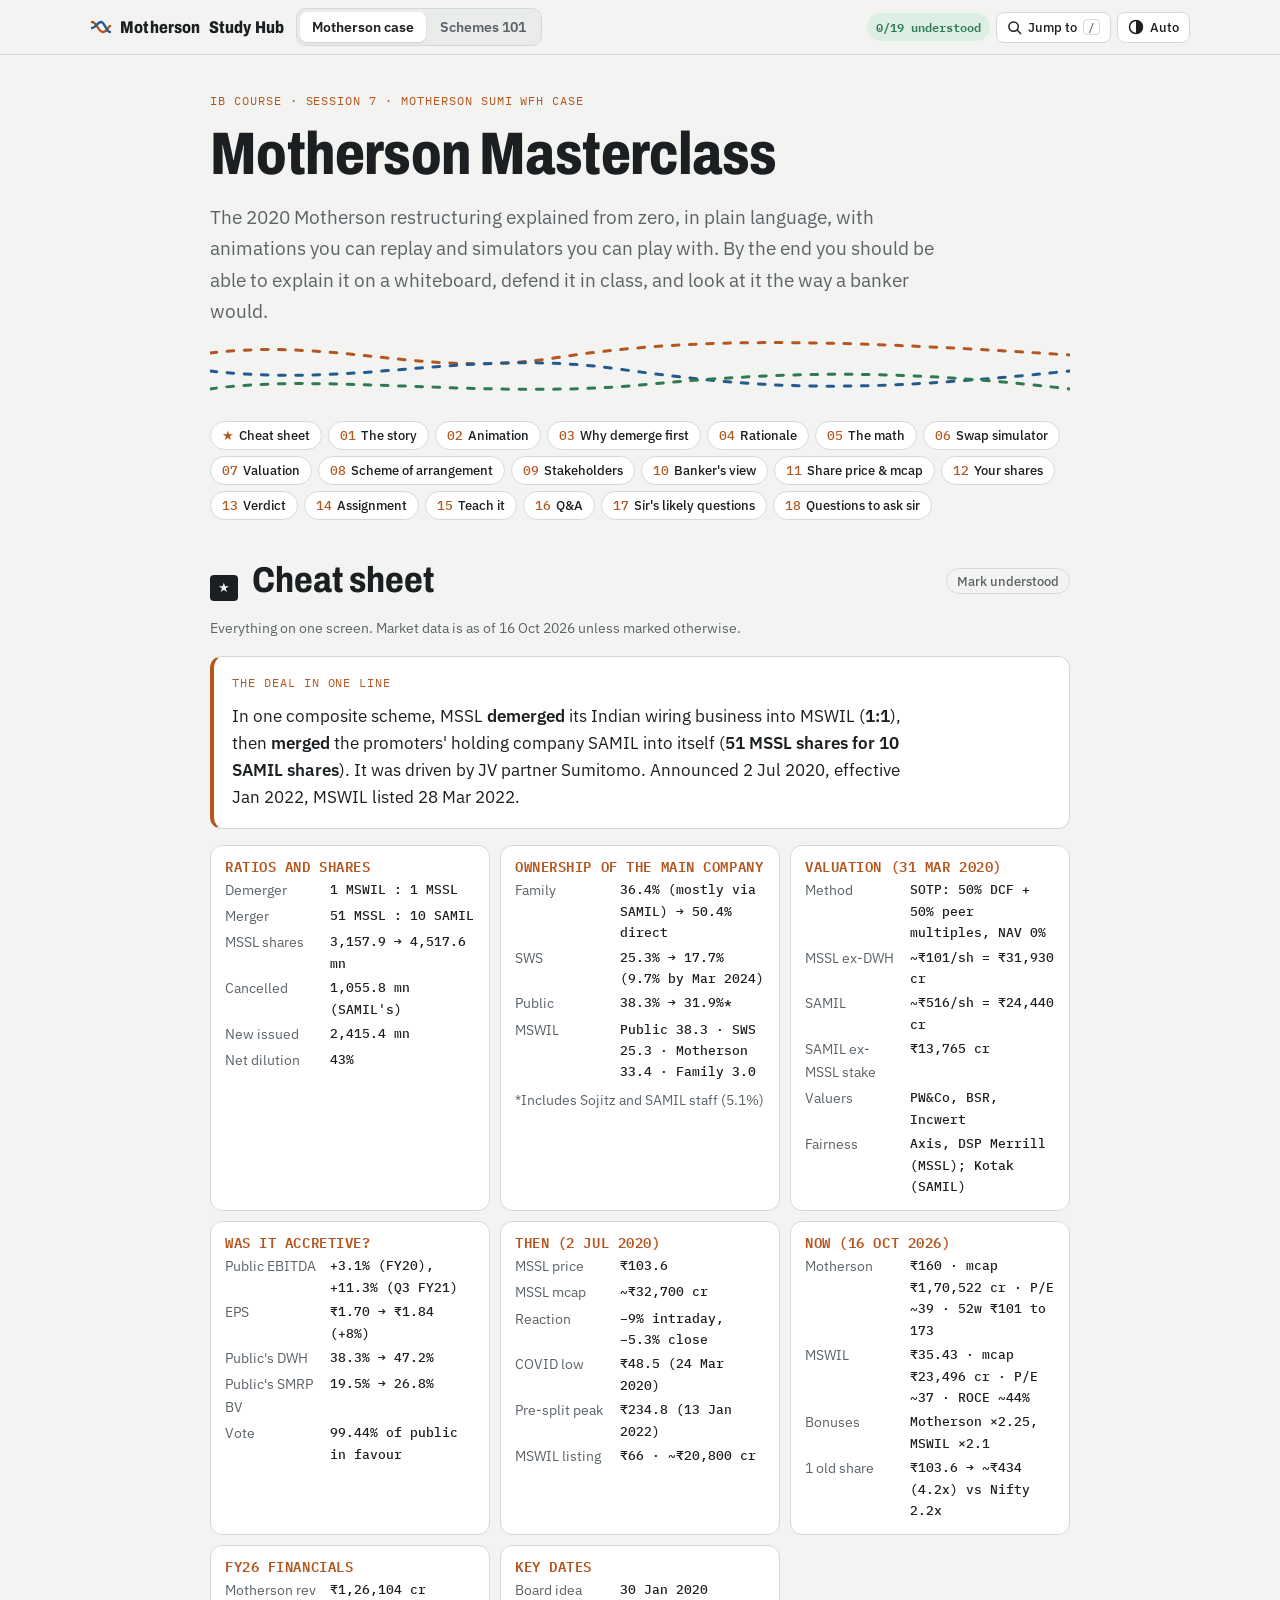
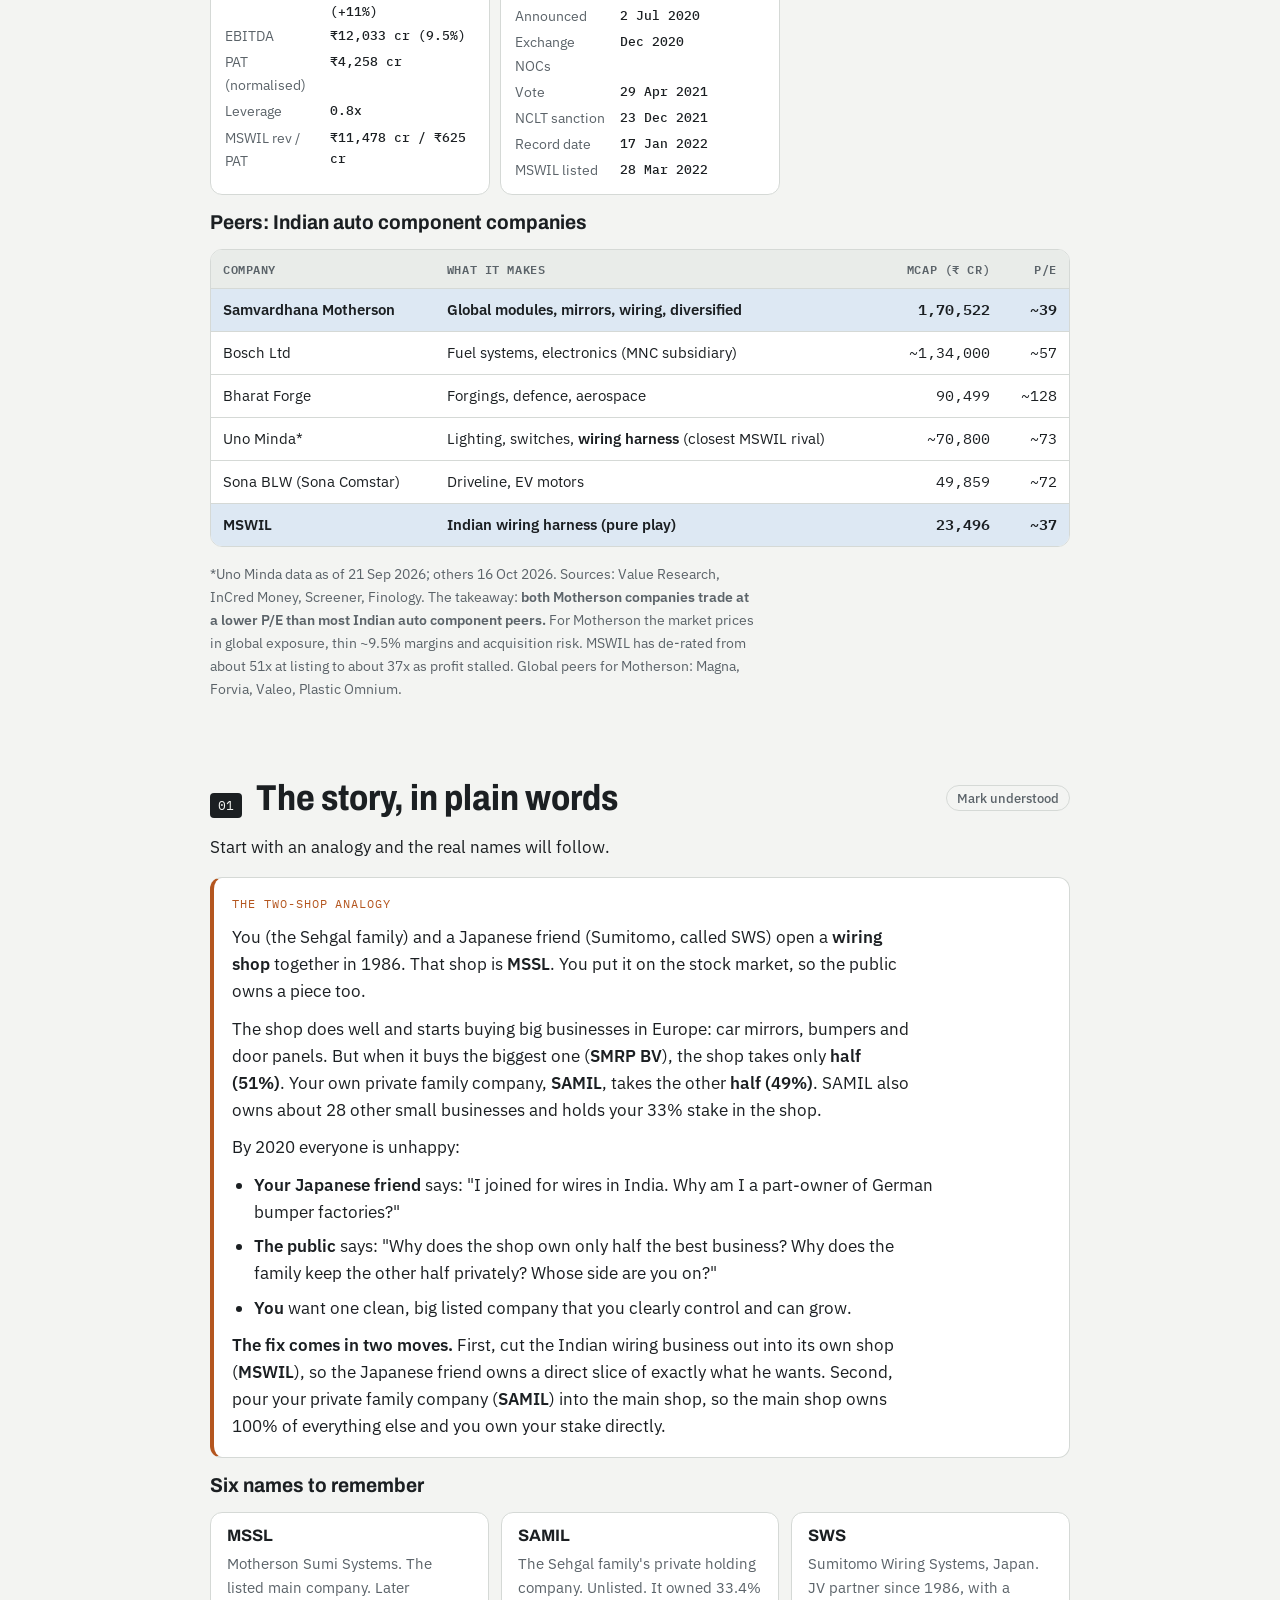
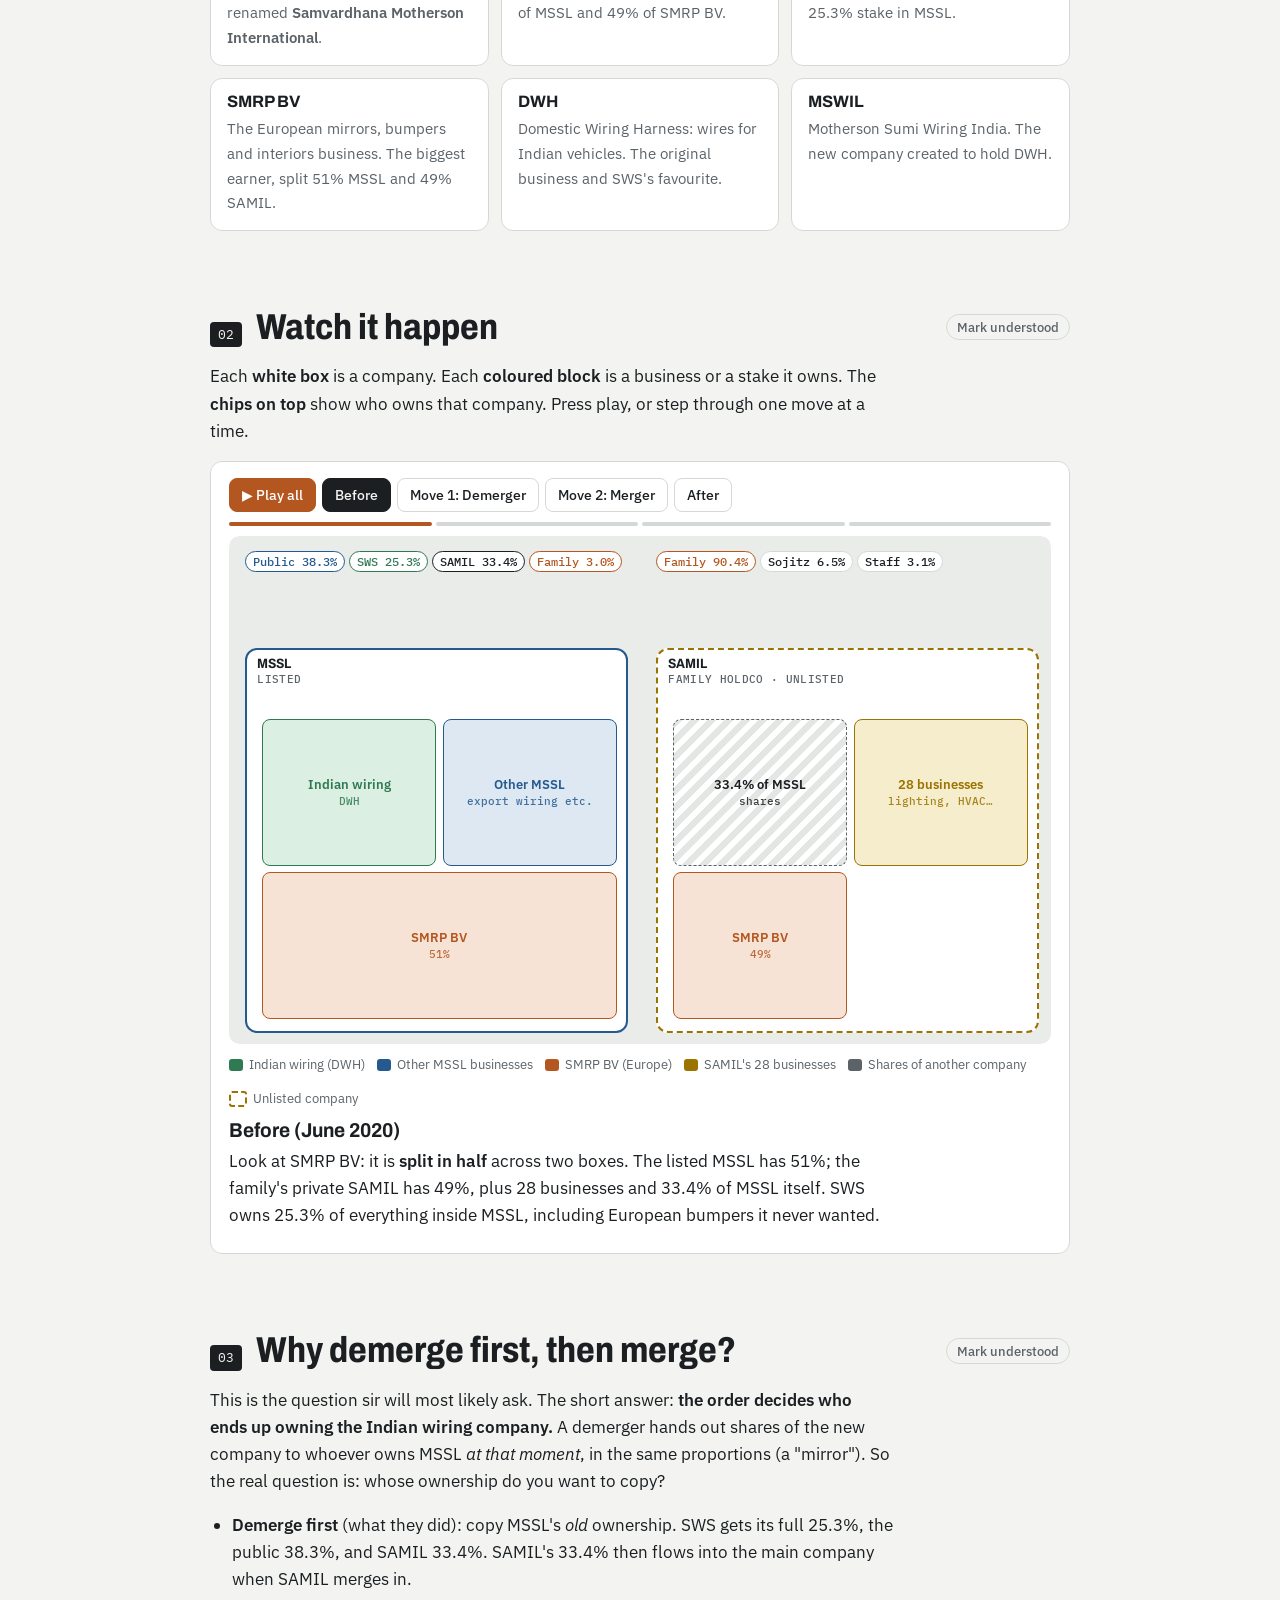
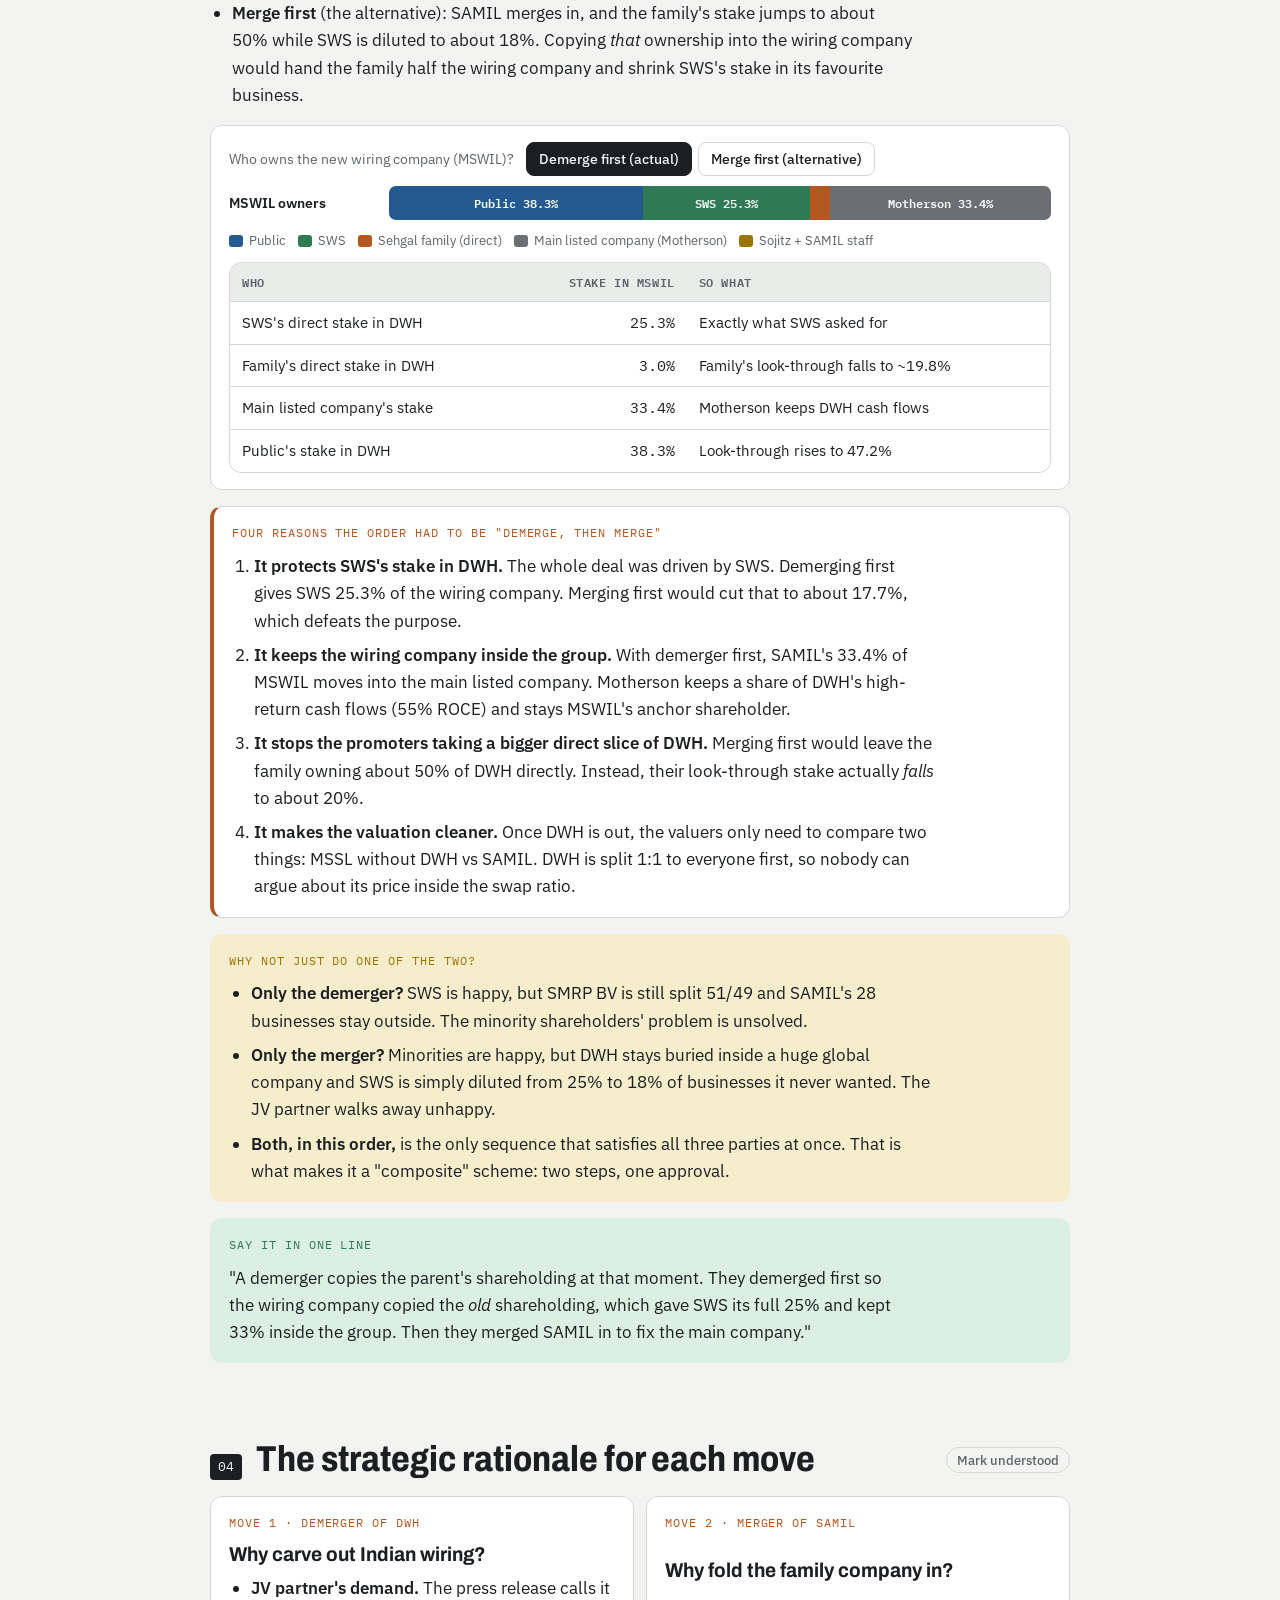
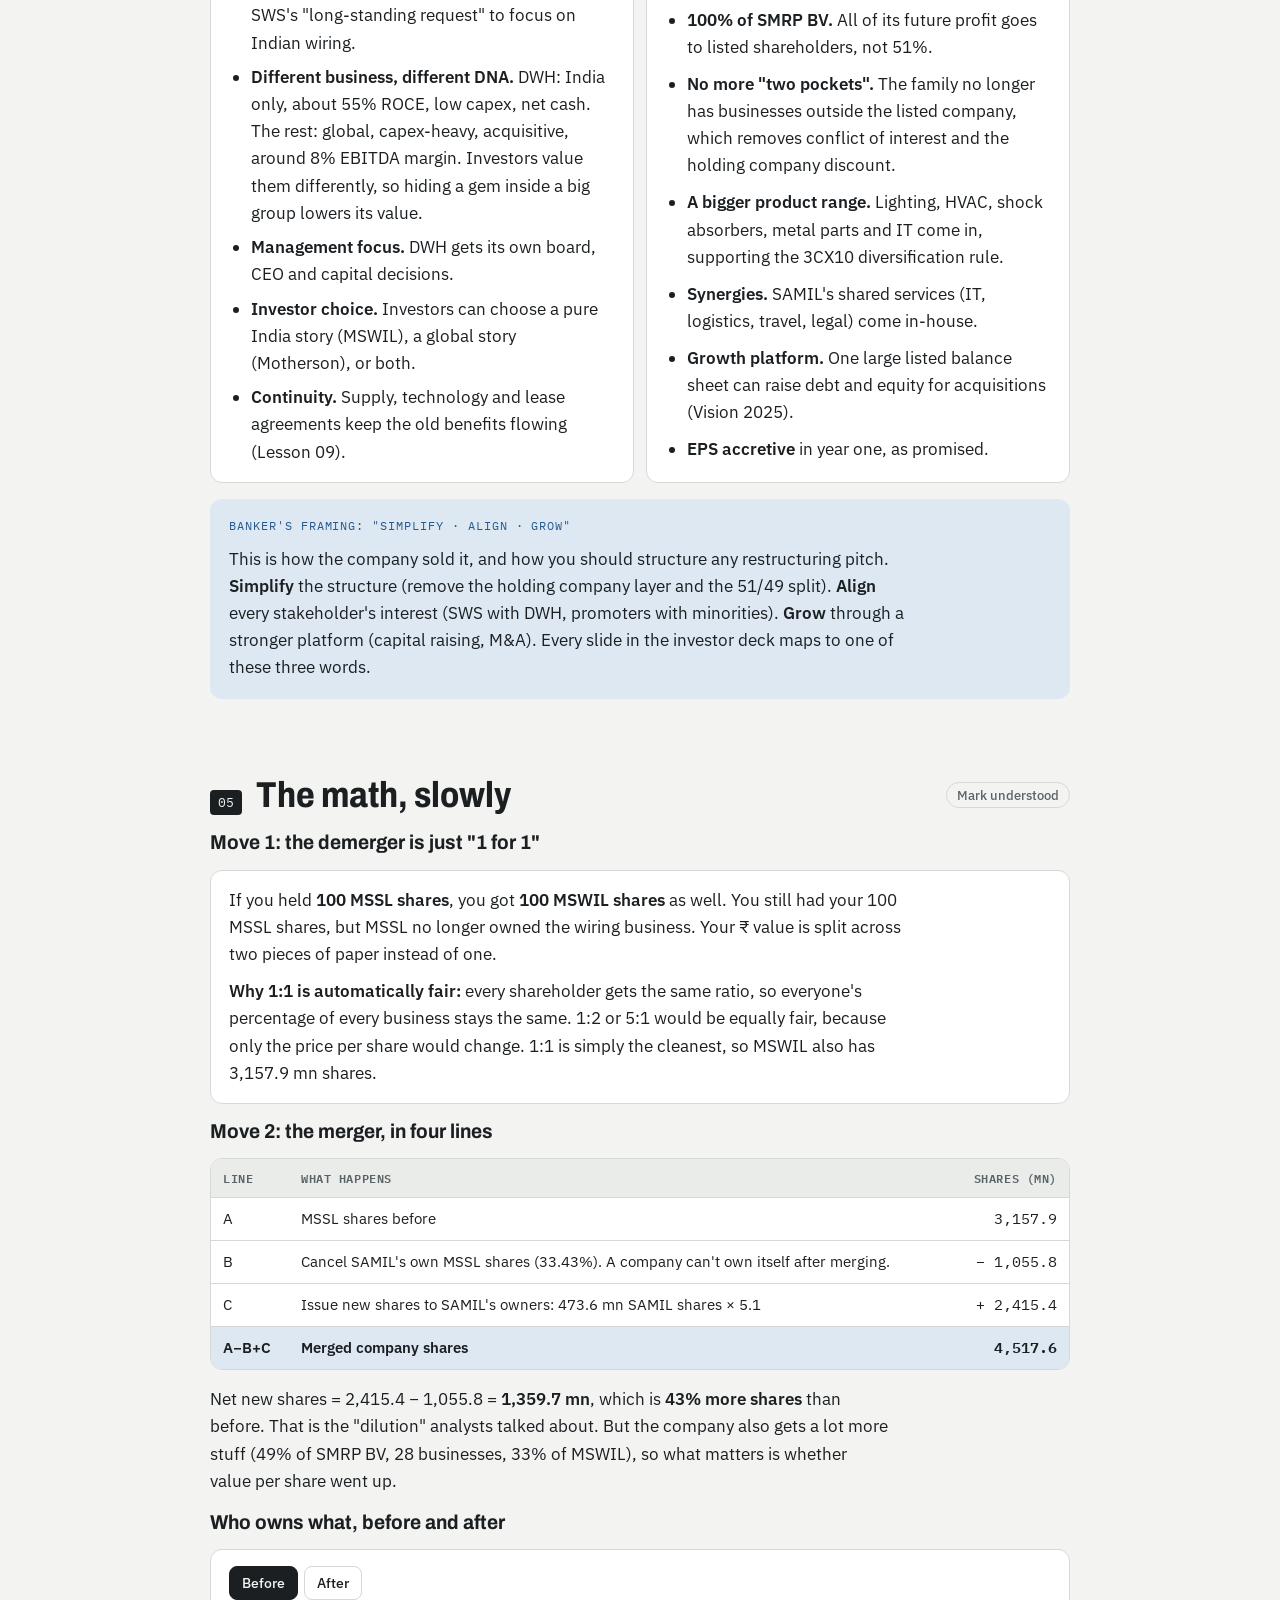
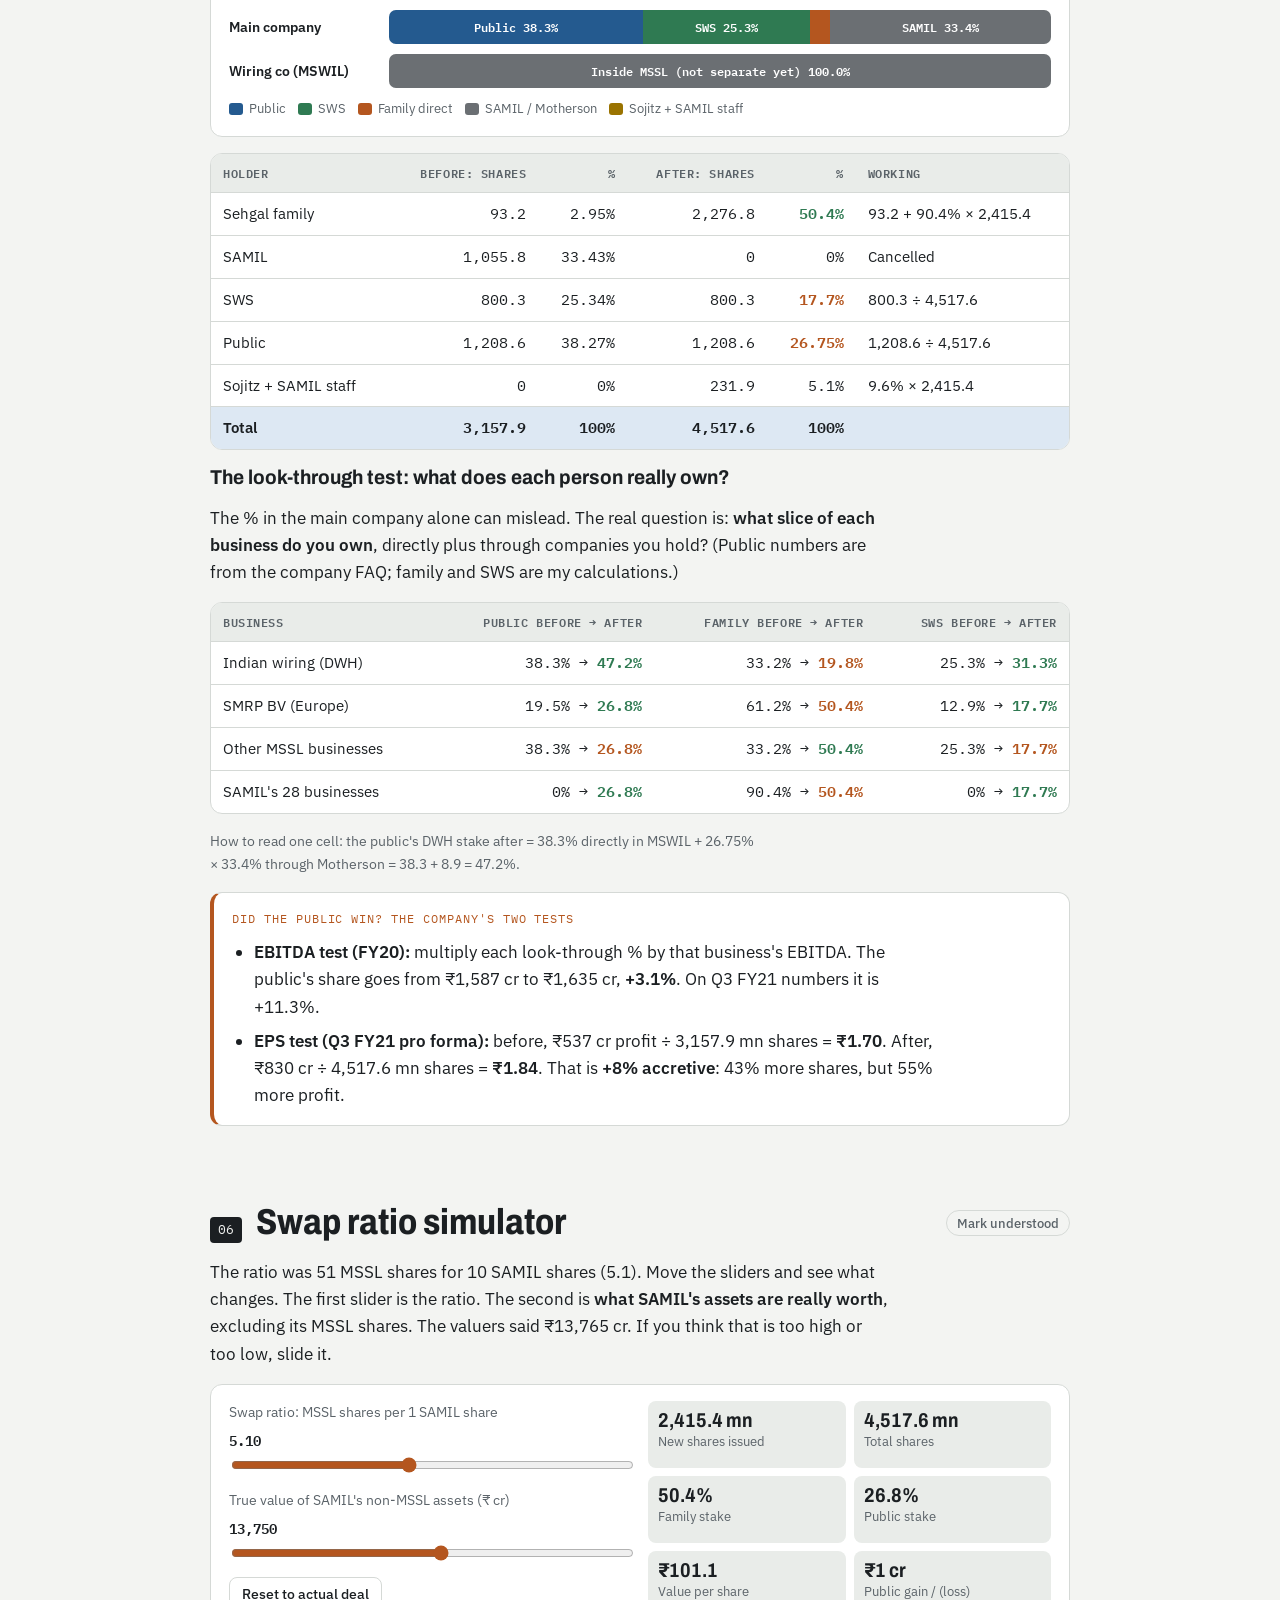
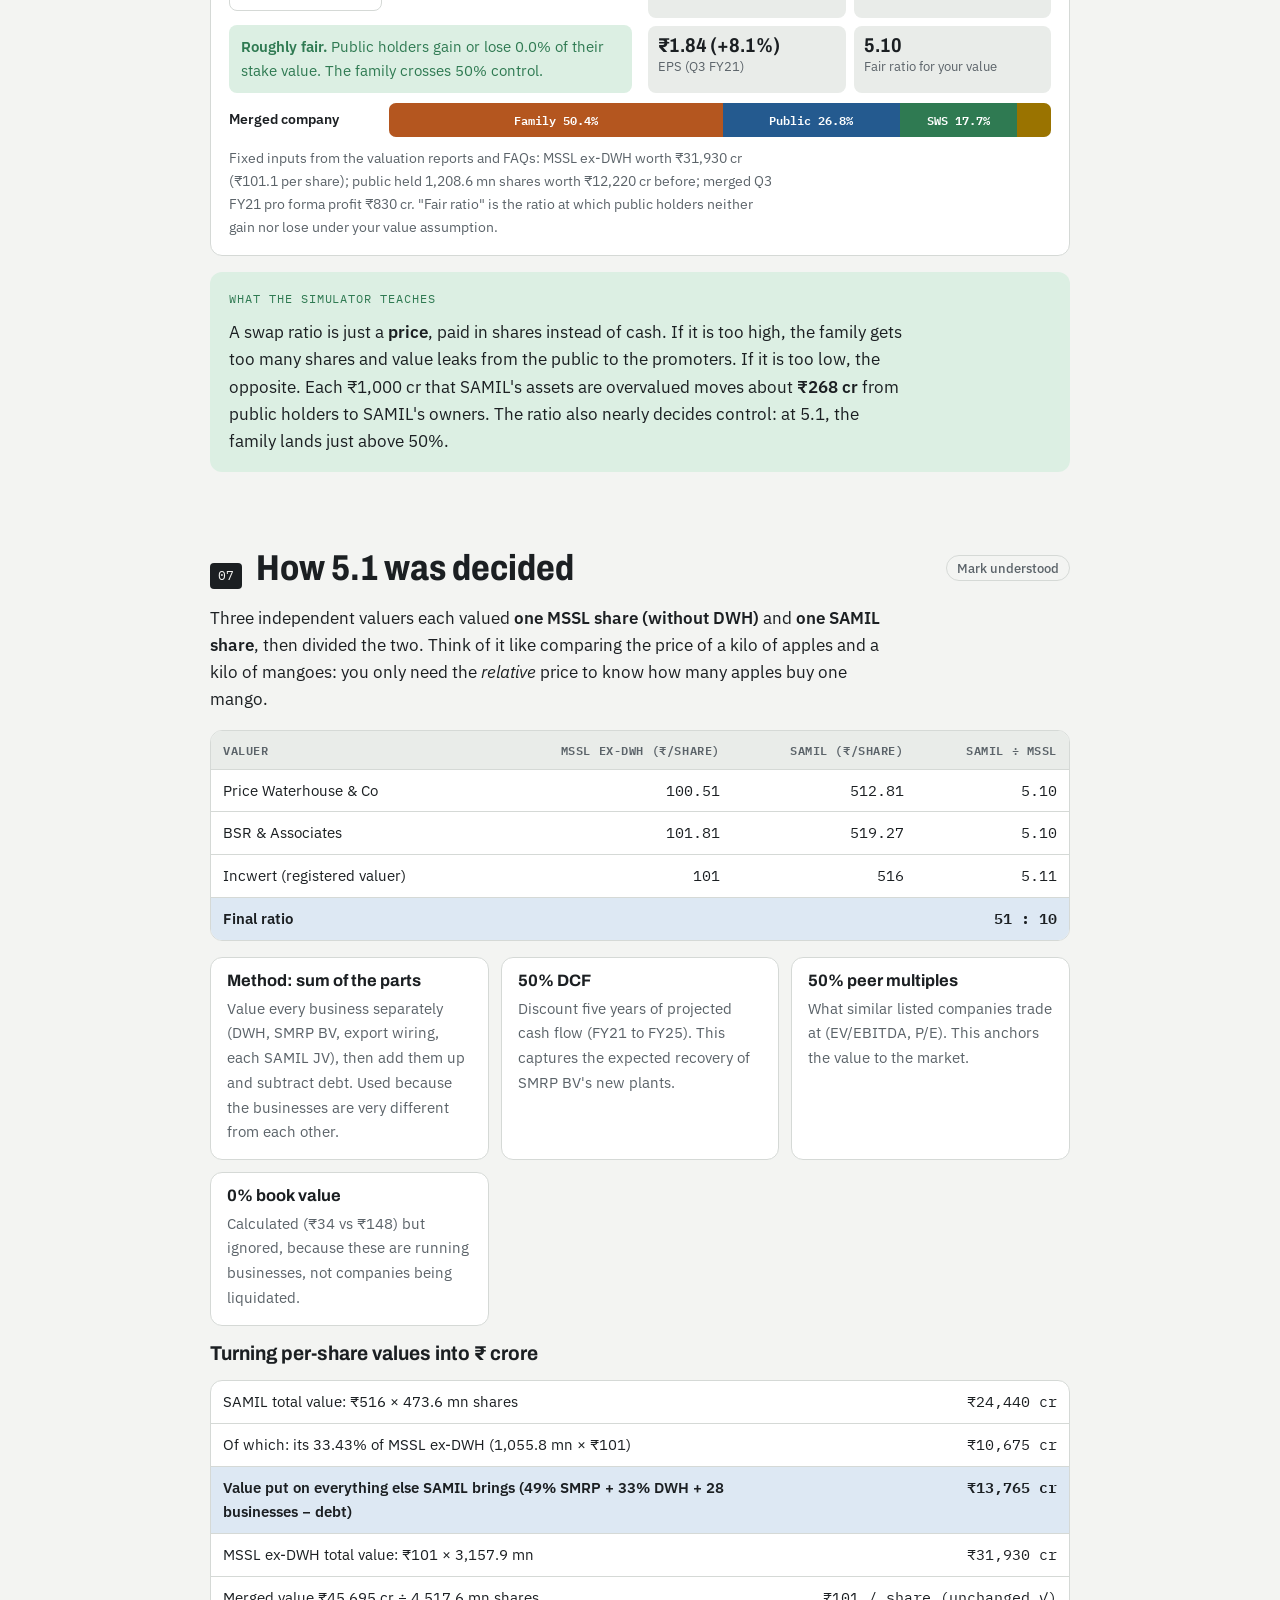
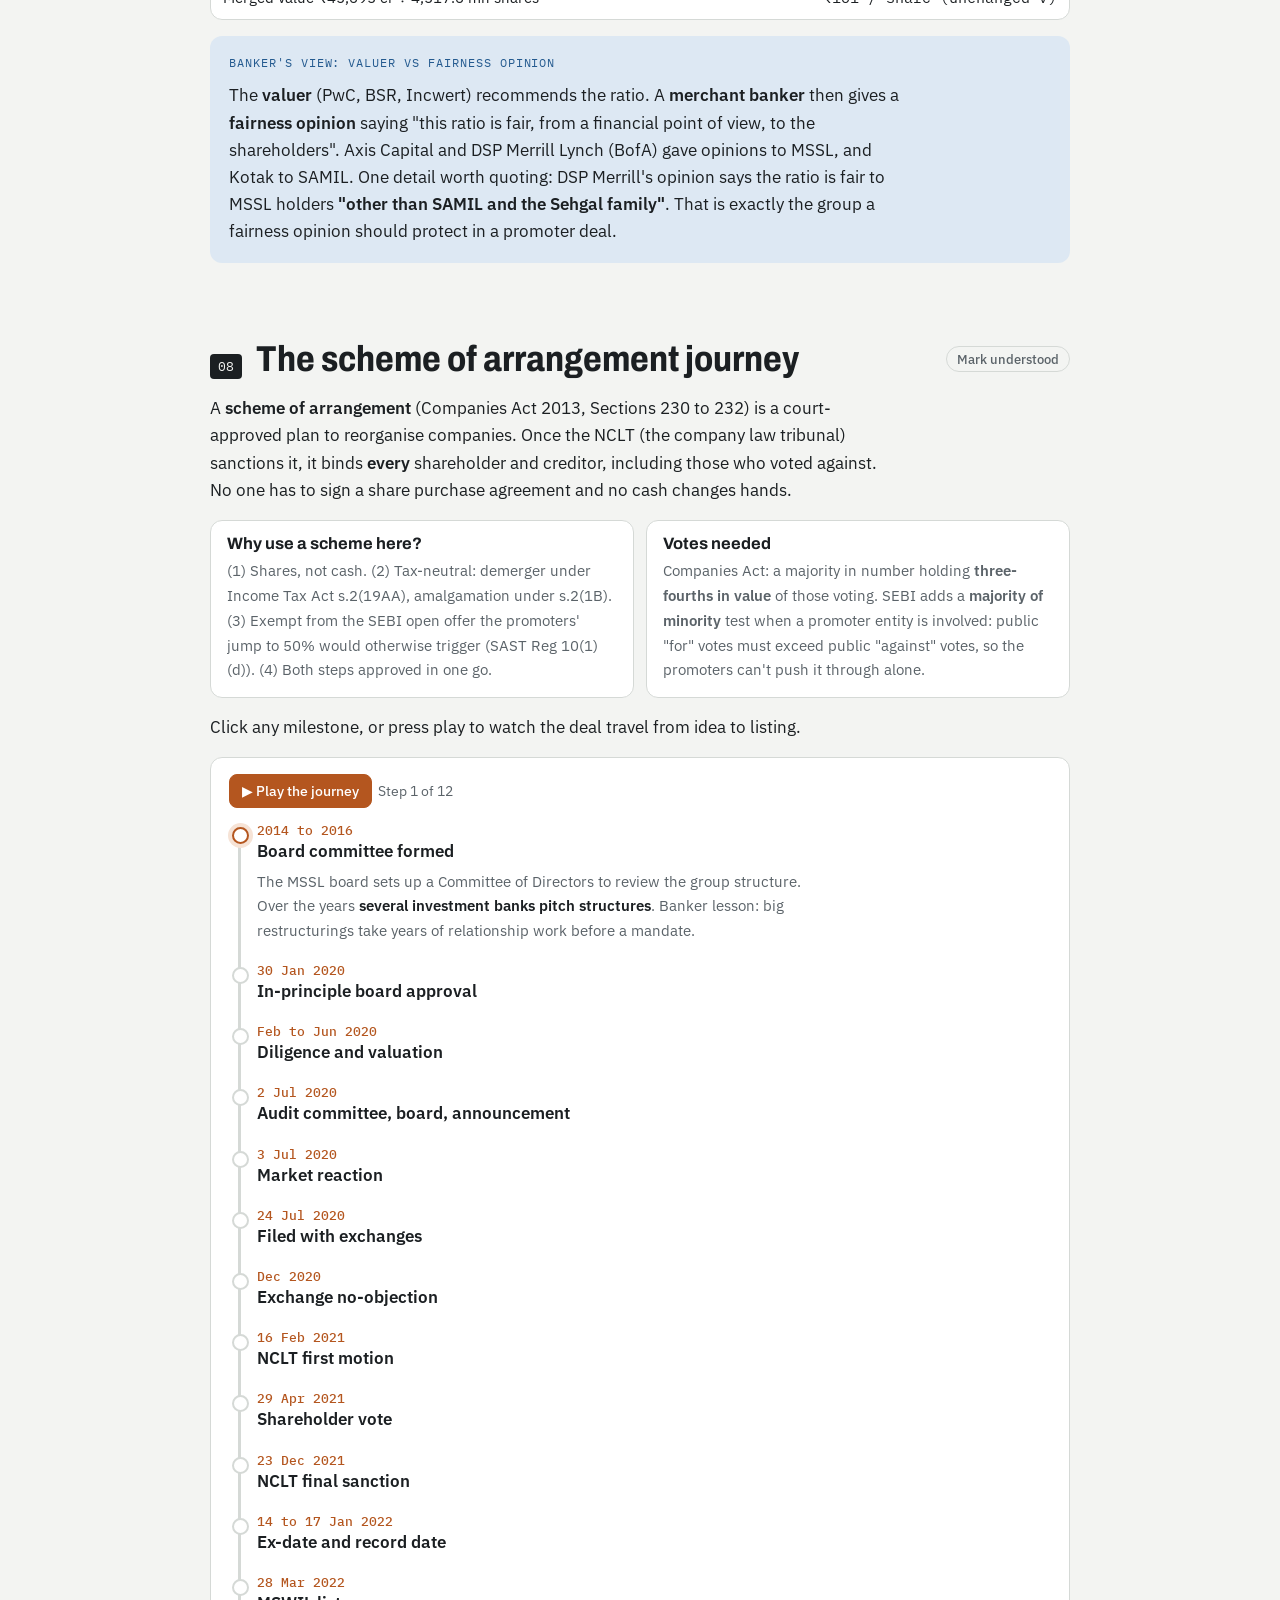
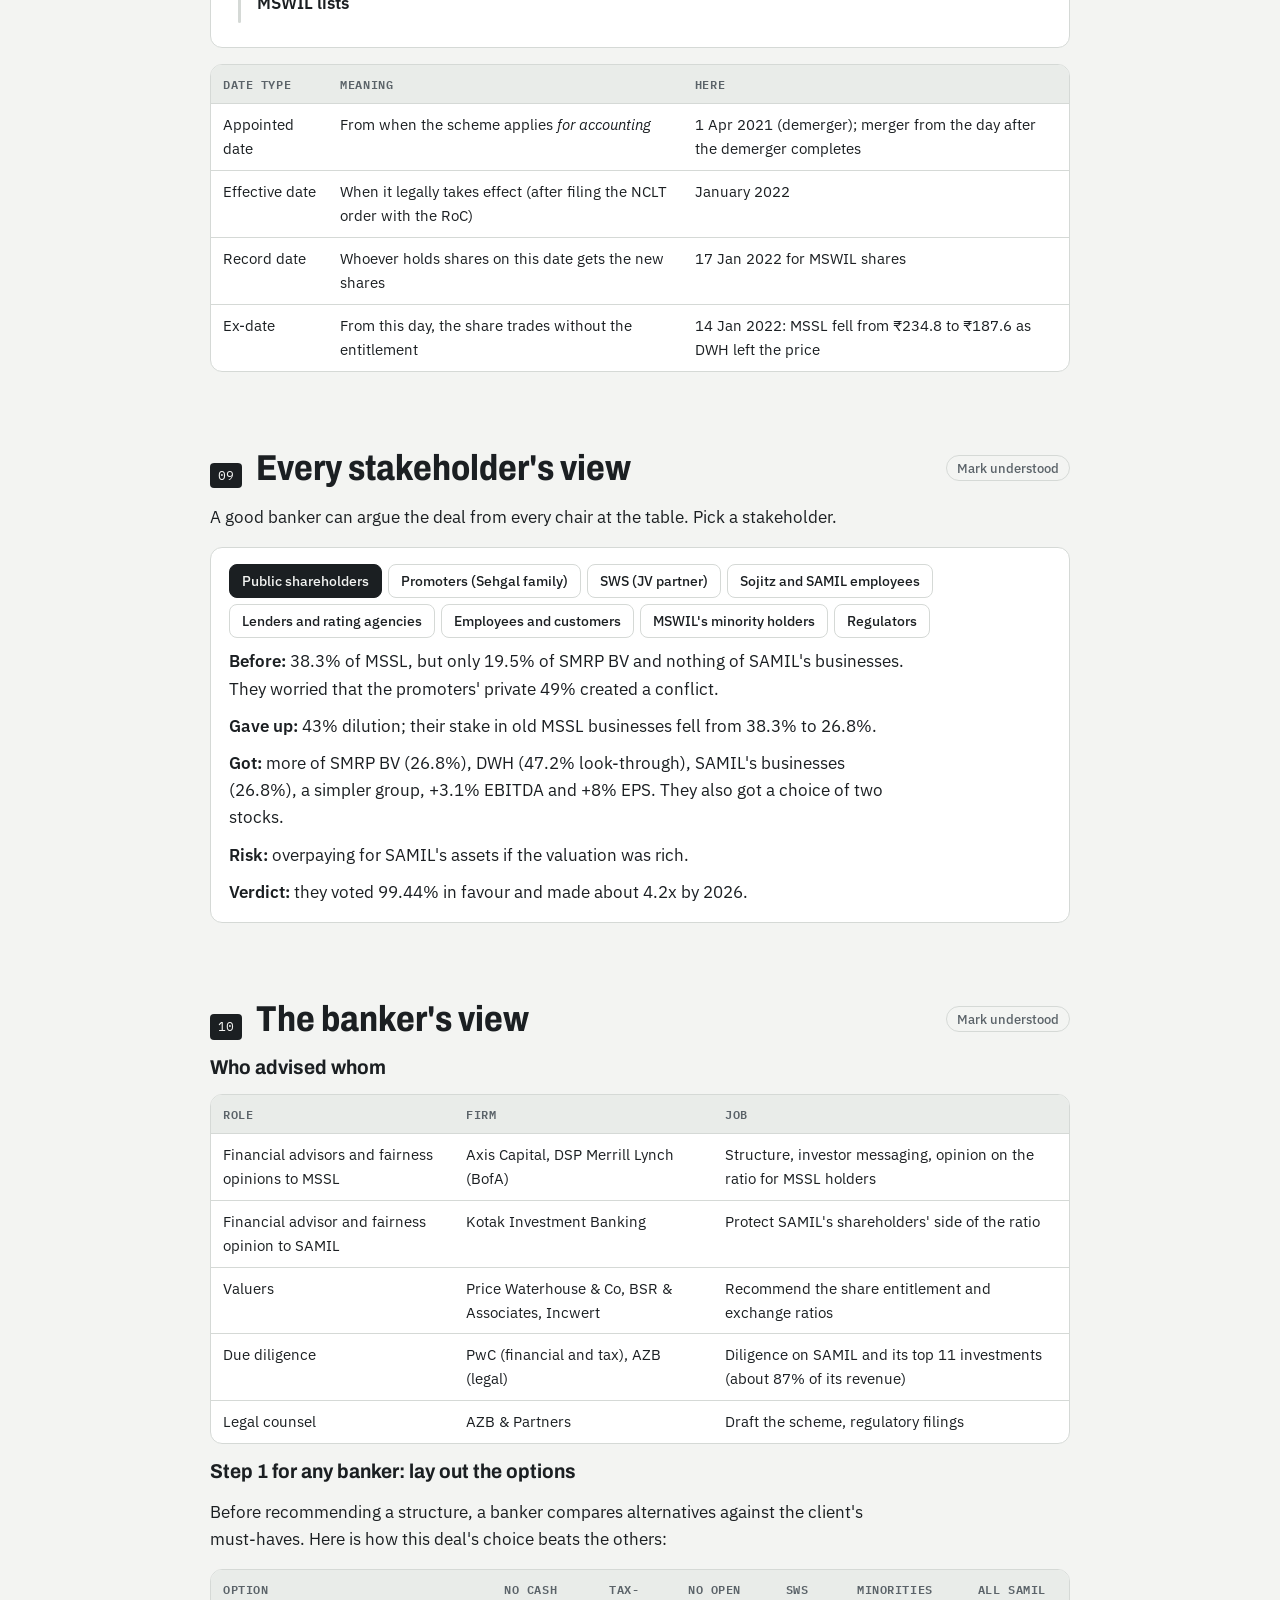
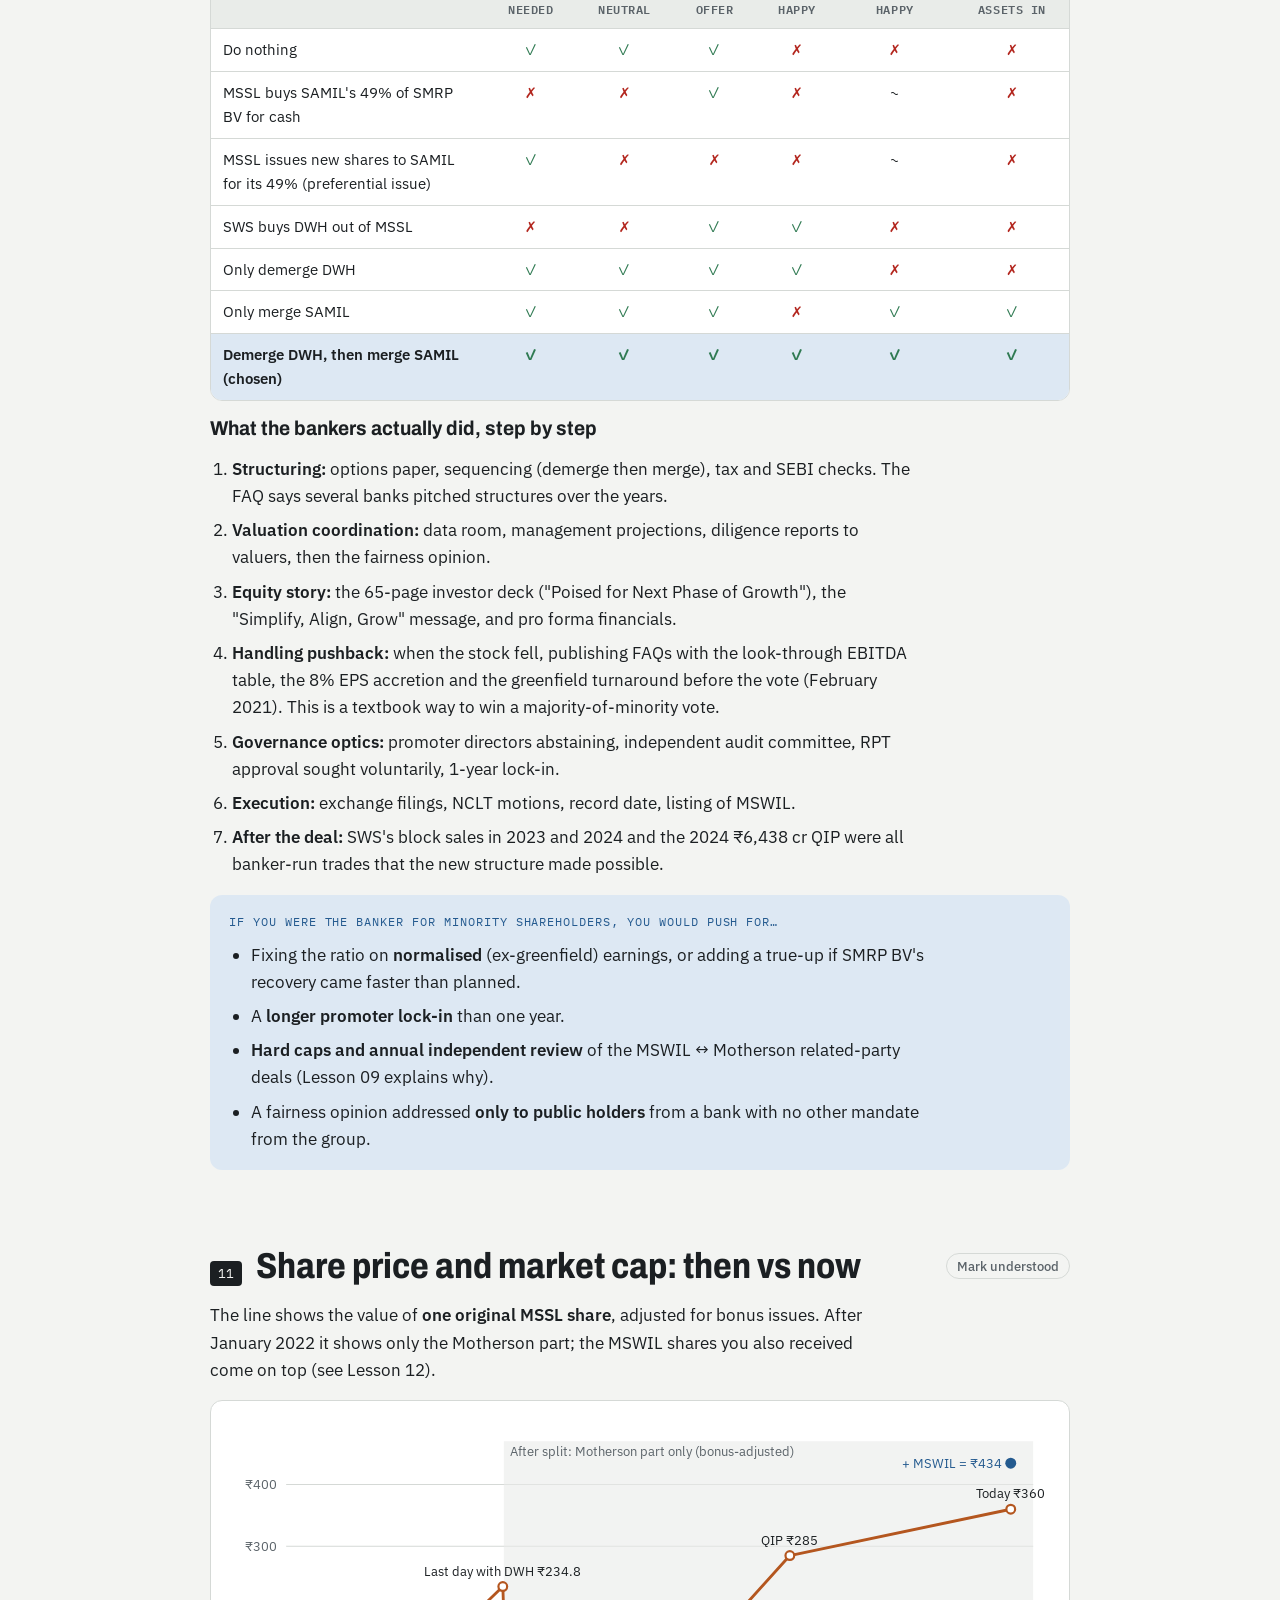
<file: new_1.html>
<!doctype html>
<html lang="en"><head><meta charset="utf-8"><meta name="viewport" content="width=device-width,initial-scale=1,viewport-fit=cover">
<style>:root{color-scheme:light;padding-top:env(safe-area-inset-top,0px);padding-bottom:env(safe-area-inset-bottom,0px)}body{margin:0;font:14px system-ui,sans-serif}img{max-width:100%}[hidden]{display:none!important}</style>
</head><body>
<title>Motherson Study Hub</title>
<meta name="claude:viewport-fit-sides" content="cover">
<link rel="preconnect" href="https://fonts.googleapis.com">
<link rel="stylesheet" href="https://fonts.googleapis.com/css2?family=Archivo:wdth,wght@62..125,500..800&family=IBM+Plex+Sans:ital,wght@0,400;0,500;0,600;1,400&family=IBM+Plex+Mono:wght@400;500;600&display=swap">
<style>
/* Layout: a single teaching column (~820px) of numbered lessons. Each lesson = plain explanation + one interactive (animation, simulator or calculator). Palette borrows wiring-harness insulation colours: copper, blue, green, yellow. */
:root{
  --bg:#f3f4f2; --panel:#ffffff; --ink:#1b1f22; --muted:#5b6369; --line:#d5d9d6; --soft:#e9ece9;
  --copper:#b4561f; --copper-soft:#f6e3d6;
  --blue:#245a8f; --blue-soft:#dde8f3;
  --green:#2f7a52; --green-soft:#dcefe3;
  --yellow:#9a7300; --yellow-soft:#f6edcc;
  --red:#b3261e; --red-soft:#f8dedb;
  --grey-soft:#e4e6e4;
  --f-display:"Archivo","Arial Narrow",system-ui,sans-serif;
  --f-body:"IBM Plex Sans",system-ui,-apple-system,"Segoe UI",sans-serif;
  --f-mono:"IBM Plex Mono",ui-monospace,Menlo,monospace;
}
@media (prefers-color-scheme: dark){:root:not([data-theme="light"]){
  --bg:#14171a; --panel:#1c2024; --ink:#e7e9e8; --muted:#9aa3a9; --line:#30363b; --soft:#23282d;
  --copper:#e48a52; --copper-soft:#3a2518; --blue:#7fb0e0; --blue-soft:#1b2a39;
  --green:#6cc496; --green-soft:#17301f; --yellow:#e2bb45; --yellow-soft:#342b10;
  --red:#f08a80; --red-soft:#3a1c1a; --grey-soft:#2a2f34; color-scheme:dark}}
:root[data-theme="dark"]{
  --bg:#14171a; --panel:#1c2024; --ink:#e7e9e8; --muted:#9aa3a9; --line:#30363b; --soft:#23282d;
  --copper:#e48a52; --copper-soft:#3a2518; --blue:#7fb0e0; --blue-soft:#1b2a39;
  --green:#6cc496; --green-soft:#17301f; --yellow:#e2bb45; --yellow-soft:#342b10;
  --red:#f08a80; --red-soft:#3a1c1a; --grey-soft:#2a2f34; color-scheme:dark}

html{scroll-behavior:smooth}
@media (prefers-reduced-motion:reduce){html{scroll-behavior:auto}*{transition:none!important;animation:none!important}}
body{background:var(--bg);color:var(--ink);font-family:var(--f-body);font-size:16.5px;line-height:1.65}
.wrap{max-width:860px;margin:0 auto;padding-left:max(16px,env(safe-area-inset-left,0px));padding-right:max(16px,env(safe-area-inset-right,0px));padding-block:36px 100px}
h1,h2,h3,h4{font-family:var(--f-display);text-wrap:balance;line-height:1.12;margin:0}
h1{font-size:clamp(36px,6.4vw,60px);font-weight:800;font-stretch:78%;letter-spacing:-.01em}
h2{font-size:clamp(26px,3.8vw,36px);font-weight:750;font-stretch:84%}
h3{font-size:20px;font-weight:700;font-stretch:94%}
h4{font-size:16.5px;font-weight:700}
p{margin:0;max-width:68ch}
a{color:var(--blue)}
b,strong{font-weight:600}
.eyebrow{font-family:var(--f-mono);font-size:12px;letter-spacing:.08em;text-transform:uppercase;color:var(--copper)}
.lede{font-size:19px;color:var(--muted);margin-top:14px}
.wire{height:6px;border-radius:3px;margin:22px 0 4px;background:linear-gradient(90deg,var(--copper) 0 25%,var(--blue) 25% 50%,var(--yellow) 50% 75%,var(--green) 75%)}
.k{font-family:var(--f-mono);font-size:.93em;font-variant-numeric:tabular-nums}
.note{font-size:14px;color:var(--muted)}
ul.plain,ol.plain{margin:0;padding-left:22px;display:grid;gap:7px;max-width:68ch}

/* jump menu */
.jump{display:flex;flex-wrap:wrap;gap:6px;margin-top:18px}
.jump a{font:500 13px var(--f-body);text-decoration:none;color:var(--ink);background:var(--panel);border:1px solid var(--line);border-radius:999px;padding:5px 11px}
.jump a span{font-family:var(--f-mono);color:var(--copper);margin-right:5px}
.jump a:hover{border-color:var(--copper)}

section{margin-top:76px;display:flex;flex-direction:column;gap:16px;scroll-margin-top:16px}
.lesson{display:flex;gap:14px;align-items:baseline}
.lesson .n{font-family:var(--f-mono);font-size:13px;color:var(--bg);background:var(--ink);border-radius:4px;padding:2px 8px;flex:none}
.box{background:var(--panel);border:1px solid var(--line);border-radius:12px;padding:16px 18px;display:grid;gap:10px}
.box.key{border-left:4px solid var(--copper)}
.box.say{background:var(--green-soft);border-color:transparent}
.box.say .eyebrow{color:var(--green)}
.box.bank{background:var(--blue-soft);border-color:transparent}
.box.bank .eyebrow{color:var(--blue)}
.box.warn{background:var(--yellow-soft);border-color:transparent}
.box.warn .eyebrow{color:var(--yellow)}
.grid2{display:grid;grid-template-columns:repeat(auto-fit,minmax(240px,1fr));gap:12px}
.card{background:var(--panel);border:1px solid var(--line);border-radius:12px;padding:14px 16px;display:flex;flex-direction:column;gap:6px;min-width:0}
.card p{font-size:15px;color:var(--muted)}
.tbl{overflow-x:auto;background:var(--panel);border:1px solid var(--line);border-radius:12px}
table{border-collapse:collapse;width:100%;min-width:520px;font-size:14.5px}
th,td{padding:9px 12px;text-align:left;border-bottom:1px solid var(--line);vertical-align:top}
th{font:600 11.5px var(--f-mono);letter-spacing:.05em;text-transform:uppercase;color:var(--muted);background:var(--soft)}
td.num,th.num{text-align:right;font-family:var(--f-mono);font-variant-numeric:tabular-nums;white-space:nowrap}
tr:last-child td{border-bottom:0}
tr.tot td{font-weight:600;background:var(--blue-soft)}
.up{color:var(--green);font-weight:600} .down{color:var(--copper);font-weight:600}
.ok{color:var(--green)} .no{color:var(--red)}

/* buttons & controls */
.btns{display:flex;flex-wrap:wrap;gap:6px;align-items:center}
.btn{font:500 14px var(--f-body);color:var(--ink);background:var(--panel);border:1px solid var(--line);border-radius:8px;padding:7px 12px;cursor:pointer}
.btn[aria-pressed="true"]{background:var(--ink);color:var(--bg);border-color:var(--ink)}
.btn.primary{background:var(--copper);color:#fff;border-color:var(--copper)}
.btn:focus-visible,a:focus-visible,summary:focus-visible,input:focus-visible{outline:2px solid var(--copper);outline-offset:2px}
input[type=range]{width:100%;accent-color:var(--copper)}
input[type=number]{font:500 16px var(--f-mono);width:120px;padding:6px 8px;border:1px solid var(--line);border-radius:8px;background:var(--panel);color:var(--ink)}
label.ctl{display:grid;gap:4px;font-size:14px;color:var(--muted)}
label.ctl b{color:var(--ink);font-family:var(--f-mono)}

/* ---------- basket animation ---------- */
.stage-scroll{overflow-x:auto;border-radius:10px}
.stage{position:relative;width:100%;min-width:660px;aspect-ratio:760/470;background:var(--soft);border-radius:10px;overflow:hidden}
.frame,.blk,.owners{position:absolute;transition:left .9s cubic-bezier(.6,.05,.3,1),top .9s cubic-bezier(.6,.05,.3,1),width .9s cubic-bezier(.6,.05,.3,1),height .9s cubic-bezier(.6,.05,.3,1),opacity .7s ease,transform .7s ease}
.frame{border:2px solid var(--blue);border-radius:12px;background:var(--panel)}
.frame.unl{border:2px dashed var(--yellow)}
.frame .fl{position:absolute;left:10px;top:6px;right:8px;font:700 13.5px var(--f-display);font-stretch:90%;line-height:1.2}
.frame .fl small{display:block;font:500 11px var(--f-mono);color:var(--muted);letter-spacing:.03em}
.blk{border-radius:8px;display:flex;flex-direction:column;justify-content:center;align-items:center;text-align:center;padding:4px;font:600 12.5px var(--f-body);line-height:1.2;overflow:hidden}
.blk small{font:500 10.5px var(--f-mono);opacity:.85;margin-top:2px}
.b-dwh{background:var(--green-soft);color:var(--green);border:1.5px solid var(--green)}
.b-oth{background:var(--blue-soft);color:var(--blue);border:1.5px solid var(--blue)}
.b-smrp{background:var(--copper-soft);color:var(--copper);border:1.5px solid var(--copper)}
.b-biz{background:var(--yellow-soft);color:var(--yellow);border:1.5px solid var(--yellow)}
.b-stake{background:repeating-linear-gradient(135deg,var(--grey-soft) 0 6px,var(--panel) 6px 12px);color:var(--ink);border:1.5px dashed var(--muted)}
.blk.cancel{text-decoration:line-through}
.owners{display:flex;flex-wrap:wrap;gap:4px;align-content:flex-start}
.chip{font:500 11.5px var(--f-mono);background:var(--panel);border:1px solid var(--line);border-radius:999px;padding:2px 7px;white-space:nowrap}
.chip.fam{border-color:var(--copper);color:var(--copper)} .chip.sws{border-color:var(--green);color:var(--green)} .chip.pub{border-color:var(--blue);color:var(--blue)}
.chip.par{border-color:var(--ink)}
.narr{min-height:118px}
.narr h3{margin-bottom:6px}
.progress{display:flex;gap:4px}
.progress i{flex:1;height:4px;border-radius:2px;background:var(--line);transition:background .4s}
.progress i.on{background:var(--copper)}

/* bars */
.bars{display:grid;gap:10px}
.barrow{display:grid;grid-template-columns:150px 1fr;gap:10px;align-items:center}
@media (max-width:560px){.barrow{grid-template-columns:1fr}}
.barrow .lab{font-size:14px;font-weight:600}
.stack{display:flex;height:34px;border-radius:7px;overflow:hidden;background:var(--soft)}
.seg{height:100%;display:flex;align-items:center;justify-content:center;font:600 12px var(--f-mono);color:#fff;white-space:nowrap;overflow:hidden;transition:flex-basis .9s cubic-bezier(.6,.05,.3,1)}
.s-fam{background:var(--copper)} .s-sws{background:var(--green)} .s-pub{background:var(--blue)} .s-par{background:#6b6f73} .s-sj{background:var(--yellow)}
.legend{display:flex;flex-wrap:wrap;gap:12px;font-size:13px;color:var(--muted)}
.legend span{display:inline-flex;gap:6px;align-items:center}
.sw{width:14px;height:12px;border-radius:3px;display:inline-block}

/* sim output */
.sim{display:grid;grid-template-columns:minmax(0,1fr) minmax(0,1fr);gap:16px}
@media (max-width:700px){.sim{grid-template-columns:1fr}}
.out{display:grid;grid-template-columns:repeat(2,minmax(0,1fr));gap:8px}
.o{background:var(--soft);border-radius:8px;padding:8px 10px}
.o .v{font:700 20px var(--f-display);font-stretch:85%;font-variant-numeric:tabular-nums}
.o .l{font-size:12.5px;color:var(--muted)}
.verdict{font-size:14.5px;padding:10px 12px;border-radius:8px}
.verdict.good{background:var(--green-soft);color:var(--green)} .verdict.bad{background:var(--red-soft);color:var(--red)} .verdict.mid{background:var(--yellow-soft);color:var(--yellow)}

/* journey */
.journey{position:relative;display:grid;gap:0;padding-left:28px}
.journey::before{content:"";position:absolute;left:9px;top:8px;bottom:8px;width:3px;background:var(--line);border-radius:2px}
.journey .fill{position:absolute;left:9px;top:8px;width:3px;background:var(--copper);border-radius:2px;transition:height .6s ease}
.jstep{position:relative;padding:4px 0 14px;cursor:pointer}
.jstep::before{content:"";position:absolute;left:-25px;top:9px;width:13px;height:13px;border-radius:50%;background:var(--panel);border:2.5px solid var(--line);transition:all .3s}
.jstep.done::before{border-color:var(--copper);background:var(--copper)}
.jstep.cur::before{border-color:var(--copper);background:var(--panel);box-shadow:0 0 0 4px var(--copper-soft)}
.jstep .d{font:500 12.5px var(--f-mono);color:var(--copper)}
.jstep .t{font-weight:600}
.jstep .x{display:none;font-size:15px;color:var(--muted);margin-top:4px;max-width:64ch}
.jstep.cur .x{display:block}
.jstep .x b{color:var(--ink)}

/* tabs */
.tabs{display:flex;flex-wrap:wrap;gap:6px}
.tabpanel{display:grid;gap:10px}

/* chart */
.chart{background:var(--panel);border:1px solid var(--line);border-radius:12px;padding:14px;overflow-x:auto}
.chart svg{display:block;width:100%;min-width:600px;height:auto}
.chart text{font-family:var(--f-body)}
.draw{stroke-dasharray:2000;stroke-dashoffset:2000;transition:stroke-dashoffset 2.2s ease}
.draw.go{stroke-dashoffset:0}

details{background:var(--panel);border:1px solid var(--line);border-radius:10px}
summary{cursor:pointer;padding:12px 16px;font-weight:600;list-style:none;display:flex;gap:10px}
summary::-webkit-details-marker{display:none}
summary::before{content:"+";font-family:var(--f-mono);color:var(--copper);width:12px;flex:none}
details[open] summary::before{content:"−"}
details .a{padding:0 16px 14px 38px;display:grid;gap:8px;font-size:15.5px}
.qa{display:grid;gap:8px}
.matrix td:not(:first-child),.matrix th:not(:first-child){text-align:center}
.pill{display:inline-block;font:600 11.5px var(--f-mono);padding:2px 8px;border-radius:999px}
.p-yes{background:var(--green-soft);color:var(--green)} .p-mixed{background:var(--yellow-soft);color:var(--yellow)} .p-no{background:var(--red-soft);color:var(--red)}
.cs{display:grid;grid-template-columns:repeat(auto-fit,minmax(240px,1fr));gap:10px}
.csb{background:var(--panel);border:1px solid var(--line);border-radius:12px;padding:12px 14px;display:grid;gap:6px;align-content:start}
.csb h4{font-size:14px;color:var(--copper);font-family:var(--f-mono);font-weight:600;letter-spacing:.04em;text-transform:uppercase}
.csb dl{display:grid;grid-template-columns:minmax(0,38%) minmax(0,1fr);gap:3px 10px;margin:0;font-size:14px}
.csb dt{color:var(--muted)} .csb dd{margin:0;font-family:var(--f-mono);font-size:13px;font-variant-numeric:tabular-nums;font-weight:500}
.qtag{font:600 10.5px var(--f-mono);letter-spacing:.05em;text-transform:uppercase;padding:2px 7px;border-radius:999px;margin-left:auto;flex:none;align-self:center}
.lk-h{background:var(--red-soft);color:var(--red)} .lk-m{background:var(--yellow-soft);color:var(--yellow)}
.trap{font-size:14px;background:var(--yellow-soft);border-radius:8px;padding:8px 10px}
.trap b{color:var(--yellow)}
.why{font-size:14px;color:var(--muted)}
ol.src{margin:0;padding-left:22px;display:grid;gap:6px;font-size:14px;color:var(--muted)}
ol.src a{word-break:break-word}
/* ===== Hub shell: app bar, tabs, theme, progress, palette ===== */
:root{--bar:rgba(243,244,242,.86)}
@media (prefers-color-scheme: dark){:root:not([data-theme="light"]){--bar:rgba(20,23,26,.86)}}
:root[data-theme="dark"]{--bar:rgba(20,23,26,.86)}
:root[data-theme="light"]{color-scheme:light}
body::before{content:"";position:fixed;inset:0 0 auto;height:env(safe-area-inset-top,0px);z-index:60;background:var(--bg)}
.appbar{position:sticky;top:env(safe-area-inset-top,0px);z-index:50;background:var(--bar);backdrop-filter:saturate(1.4) blur(10px);-webkit-backdrop-filter:saturate(1.4) blur(10px);border-bottom:1px solid var(--line)}
.appbar .in{max-width:1100px;margin:0 auto;padding-left:max(16px,env(safe-area-inset-left,0px));padding-right:max(16px,env(safe-area-inset-right,0px));padding-block:8px;display:flex;align-items:center;gap:12px;flex-wrap:wrap}
.brand{display:flex;align-items:center;gap:8px;font:800 17px var(--f-display);font-stretch:82%;letter-spacing:.01em;white-space:nowrap}
.brand svg{flex:none}
.segtabs{display:inline-flex;background:var(--soft);border:1px solid var(--line);border-radius:10px;padding:3px;gap:2px}
.segtabs button{font:600 13.5px var(--f-body);color:var(--muted);background:transparent;border:0;border-radius:7px;padding:6px 12px;cursor:pointer;white-space:nowrap}
.segtabs button[aria-selected="true"]{background:var(--panel);color:var(--ink);box-shadow:0 1px 2px rgba(0,0,0,.12)}
.bar-right{margin-left:auto;display:flex;gap:6px;align-items:center}
.iconbtn{display:inline-flex;align-items:center;gap:6px;font:500 13px var(--f-body);color:var(--ink);background:var(--panel);border:1px solid var(--line);border-radius:8px;padding:6px 10px;cursor:pointer;white-space:nowrap}
.iconbtn:hover{border-color:var(--copper)}
.iconbtn kbd{font:500 11px var(--f-mono);color:var(--muted);border:1px solid var(--line);border-radius:4px;padding:0 4px}
.donechip{font:600 12px var(--f-mono);color:var(--green);background:var(--green-soft);border-radius:999px;padding:4px 9px;white-space:nowrap}
.readbar{position:absolute;left:0;bottom:-1px;height:2px;background:var(--copper);width:0;transition:width .1s linear}
@media (max-width:640px){.brand span.full{display:none}.iconbtn .lbl{display:none}.bar-right kbd{display:none}.bar-right{order:2}.segtabs{order:3;width:100%}.segtabs button{flex:1}.appbar .in{row-gap:6px}}
[data-view] section[id]{scroll-margin-top:80px}
@media (max-width:640px){[data-view] section[id]{scroll-margin-top:110px}}
[data-view][hidden]{display:none!important}
.view-enter{animation:viewIn .45s ease both}
@keyframes viewIn{from{opacity:0;transform:translateY(8px)}to{opacity:1;transform:none}}

/* hero wires */
.herowires{display:block;width:100%;height:70px;margin-top:6px}
.herowires path{fill:none;stroke-width:3;stroke-linecap:round;stroke-dasharray:6 10;animation:flow 6s linear infinite}
@keyframes flow{to{stroke-dashoffset:-160}}

/* done button */
.lesson{flex-wrap:wrap}
.donebtn{margin-left:auto;font:500 12.5px var(--f-body);color:var(--muted);background:transparent;border:1px solid var(--line);border-radius:999px;padding:4px 10px;cursor:pointer;align-self:center}
.donebtn[aria-pressed="true"]{color:var(--green);border-color:var(--green);background:var(--green-soft)}

/* palette */
.pal{position:fixed;inset:0;z-index:80;background:rgba(0,0,0,.35);display:flex;align-items:flex-start;justify-content:center;padding:max(60px,env(safe-area-inset-top,0px)) 16px 16px}
.pal[hidden]{display:none!important}
.palbox{width:min(560px,100%);background:var(--panel);border:1px solid var(--line);border-radius:14px;box-shadow:0 18px 50px rgba(0,0,0,.25);overflow:hidden}
.palbox input{width:100%;border:0;border-bottom:1px solid var(--line);padding:14px 16px;font:500 16px var(--f-body);background:var(--panel);color:var(--ink);outline:none}
.pallist{max-height:55vh;overflow:auto;padding:6px}
.pallist button{display:flex;gap:10px;width:100%;text-align:left;background:transparent;border:0;border-radius:8px;padding:9px 10px;font:500 14.5px var(--f-body);color:var(--ink);cursor:pointer}
.pallist button .t{font:600 11px var(--f-mono);color:var(--copper);min-width:72px;padding-top:2px}
.pallist button.on,.pallist button:hover{background:var(--soft)}
.palhint{font-size:12px;color:var(--muted);padding:8px 14px;border-top:1px solid var(--line)}
.toast{position:fixed;left:50%;bottom:calc(20px + env(safe-area-inset-bottom,0px));transform:translateX(-50%);background:var(--ink);color:var(--bg);font:500 13.5px var(--f-body);padding:9px 14px;border-radius:10px;z-index:90;opacity:0;transition:opacity .25s;pointer-events:none;max-width:calc(100% - 32px)}
.toast.show{opacity:1}
.totop{position:fixed;right:calc(16px + env(safe-area-inset-right,0px));bottom:calc(16px + env(safe-area-inset-bottom,0px));z-index:40;width:42px;height:42px;border-radius:50%;border:1px solid var(--line);background:var(--panel);color:var(--ink);font-size:18px;cursor:pointer;opacity:0;pointer-events:none;transition:opacity .3s}
.totop.show{opacity:1;pointer-events:auto}

/* ===== Scheme tab components ===== */
.types{display:grid;grid-template-columns:repeat(auto-fit,minmax(230px,1fr));gap:12px}
.tcard{background:var(--panel);border:1px solid var(--line);border-radius:12px;padding:12px 14px;display:grid;gap:6px}
.tcard svg{width:100%;height:80px;background:var(--soft);border-radius:8px}
.tcard p{font-size:14.5px;color:var(--muted)}
.tcard circle,.tcard rect{transform-box:fill-box;transform-origin:center}
.a-ml{fill:var(--blue-soft);stroke:var(--blue);stroke-width:2;animation:ml 3.2s ease-in-out infinite alternate}
.a-mr{fill:var(--copper-soft);stroke:var(--copper);stroke-width:2;animation:mr 3.2s ease-in-out infinite alternate}
@keyframes ml{to{transform:translateX(30px) scale(1.15)}} @keyframes mr{to{transform:translateX(-30px) scale(1.15);opacity:.6}}
.a-dl{fill:var(--blue-soft);stroke:var(--blue);stroke-width:2;animation:dl 3.2s ease-in-out infinite alternate}
.a-dr{fill:var(--green-soft);stroke:var(--green);stroke-width:2;animation:dr 3.2s ease-in-out infinite alternate}
@keyframes dl{to{transform:translateX(-32px)}} @keyframes dr{to{transform:translateX(32px) scale(.7)}}
.a-big{fill:var(--blue-soft);stroke:var(--blue);stroke-width:2}
.a-hold{fill:var(--yellow-soft);stroke:var(--yellow);stroke-width:2;stroke-dasharray:4 3;animation:hold 3.2s ease-in-out infinite alternate}
@keyframes hold{to{transform:translateY(38px) scale(.8);opacity:.2}}
.a-shell{fill:var(--blue-soft);stroke:var(--blue);stroke-width:2;animation:shell 3.2s ease-in-out infinite alternate}
.a-op{fill:var(--copper-soft);stroke:var(--copper);stroke-width:2;animation:op 3.2s ease-in-out infinite alternate}
@keyframes shell{to{transform:scale(1.5) translateX(14px)}} @keyframes op{to{transform:translateX(-58px) scale(.4);opacity:.2}}
.a-cap-bg{fill:var(--line)}
.a-cap{fill:var(--blue);transform-origin:left;transform-box:fill-box;animation:cap 3.2s ease-in-out infinite alternate}
.a-debt{fill:var(--red);transform-origin:left;transform-box:fill-box;animation:cap 3.2s ease-in-out infinite alternate}
@keyframes cap{to{transform:scaleX(.55)}}

.rf{display:grid;gap:12px}
.rfq{display:grid;gap:6px}
.rfq .qt{font-weight:600;font-size:15px}
.rfq .opts{display:flex;gap:6px;flex-wrap:wrap}

.gantt{display:grid;gap:6px;position:relative;overflow-x:auto}
.grow{display:grid;grid-template-columns:200px minmax(420px,1fr);gap:10px;align-items:center;cursor:pointer}
.grow .gl{font-size:13.5px;font-weight:600}
.grow .gt{position:relative;height:22px;background:var(--soft);border-radius:6px}
.grow .gb{position:absolute;top:0;height:100%;border-radius:6px;background:var(--copper);width:0;transition:width 1s cubic-bezier(.6,.05,.3,1)}
.grow.sel .gb{background:var(--blue)}
.gaxis{display:grid;grid-template-columns:200px minmax(420px,1fr);gap:10px;font:500 11.5px var(--f-mono);color:var(--muted)}
.gaxis .ticks{position:relative;height:16px}
.gaxis .ticks span{position:absolute;transform:translateX(-50%)}
.gm{position:absolute;top:-4px;width:12px;height:30px;transform:translateX(-50%);opacity:0;transition:opacity .4s}
.gm::after{content:"";position:absolute;left:5px;top:0;bottom:0;width:2px;background:var(--green)}
.gm i{position:absolute;left:50%;top:-2px;transform:translateX(-50%);width:10px;height:10px;border-radius:50%;background:var(--green)}
.gantt.ov .gm{opacity:1}
.gdetail{font-size:15px;border-top:1px dashed var(--line);padding-top:10px;min-height:60px}

.vcalc{display:grid;grid-template-columns:repeat(auto-fit,minmax(220px,1fr));gap:10px}
.vcalc input{width:100%}
.checks{display:grid;gap:8px}
.chk{display:flex;gap:10px;align-items:center;padding:10px 12px;border-radius:8px;font-size:15px}
.chk.pass{background:var(--green-soft);color:var(--green)} .chk.fail{background:var(--red-soft);color:var(--red)}
.chk b{font-family:var(--f-mono)}

.dates{position:relative;height:150px;background:var(--panel);border:1px solid var(--line);border-radius:12px;overflow-x:auto}
.dline{position:absolute;left:5%;right:5%;top:76px;height:3px;background:var(--line);border-radius:2px}
.dm{position:absolute;top:66px;transform:translateX(-50%);display:flex;flex-direction:column;align-items:center;gap:4px;cursor:default;width:150px;text-align:center}
.dm i{width:22px;height:22px;border-radius:50%;background:var(--panel);border:3px solid var(--copper)}
.dm b{font-size:13px} .dm span{font-size:12px;color:var(--muted)}
.dm .tip{position:absolute;top:-58px;width:200px;background:var(--ink);color:var(--bg);font-size:12.5px;padding:6px 8px;border-radius:8px;opacity:0;transition:opacity .2s;pointer-events:none}
.dm:hover .tip,.dm:focus .tip{opacity:1}

.gallery{display:grid;grid-template-columns:repeat(auto-fit,minmax(230px,1fr));gap:12px}
.gcard{background:var(--panel);border:1px solid var(--line);border-radius:12px;padding:14px;display:grid;gap:8px;align-content:start;transition:transform .2s,border-color .2s}
.gcard:hover{transform:translateY(-2px);border-color:var(--copper)}
.gcard p{font-size:14.5px;color:var(--muted)}
.gcard dl{display:grid;grid-template-columns:auto 1fr;gap:2px 10px;margin:0;font-size:13.5px}
.gcard dt{color:var(--muted)} .gcard dd{margin:0;font-family:var(--f-mono)}
.tag{align-self:flex-start;font:600 11px var(--f-mono);letter-spacing:.05em;text-transform:uppercase;padding:2px 8px;border-radius:999px}
.t-blue{background:var(--blue-soft);color:var(--blue)} .t-green{background:var(--green-soft);color:var(--green)} .t-copper{background:var(--copper-soft);color:var(--copper)}

.checklist{display:grid;gap:4px}
.checklist label{display:flex;gap:10px;align-items:flex-start;padding:6px 8px;border-radius:8px;cursor:pointer;font-size:15px}
.checklist label:hover{background:var(--soft)}
.checklist input{margin-top:5px;accent-color:var(--green);width:16px;height:16px;flex:none}
.checklist .ph{font:600 11px var(--f-mono);color:var(--copper);letter-spacing:.06em;text-transform:uppercase;margin-top:10px}

.flash{display:grid;grid-template-columns:repeat(auto-fit,minmax(200px,1fr));gap:12px}
.fc{perspective:900px;height:150px;cursor:pointer;background:transparent;border:0;padding:0;font:inherit;color:inherit;text-align:center}
.fci{position:relative;width:100%;height:100%;transition:transform .6s;transform-style:preserve-3d}
.fc.flip .fci{transform:rotateY(180deg)}
.fcf,.fcb{position:absolute;inset:0;backface-visibility:hidden;-webkit-backface-visibility:hidden;border-radius:12px;display:flex;align-items:center;justify-content:center;padding:12px}
.fcf{background:var(--panel);border:1px solid var(--line);font:700 18px var(--f-display);font-stretch:88%}
.fcb{background:var(--blue-soft);color:var(--ink);transform:rotateY(180deg);font-size:14px;line-height:1.45}

.qq{display:grid;gap:8px;padding:10px 0;border-bottom:1px solid var(--line)}
.qq:last-child{border-bottom:0}
.qq .qt{font-weight:600}
.qq .opts{display:grid;gap:6px}
.qq .opts button{text-align:left;font:500 14.5px var(--f-body);color:var(--ink);background:var(--panel);border:1px solid var(--line);border-radius:8px;padding:8px 10px;cursor:pointer}
.qq .opts button.right{background:var(--green-soft);border-color:var(--green);color:var(--green)}
.qq .opts button.wrong{background:var(--red-soft);border-color:var(--red);color:var(--red)}
.qq .ex{font-size:14px;color:var(--muted)}
.srcs{margin-top:60px}

</style>

<div class="appbar"><div class="in">
  <div class="brand"><svg width="22" height="22" viewBox="0 0 22 22" aria-hidden="true"><path d="M2 6c5 0 6 10 11 10s5-6 7-6" fill="none" stroke="var(--copper)" stroke-width="2.4" stroke-linecap="round"/><path d="M2 12c4 0 5-6 9-6s5 10 9 10" fill="none" stroke="var(--blue)" stroke-width="2.4" stroke-linecap="round"/></svg><span>Motherson</span><span class="full">Study Hub</span></div>
  <div class="segtabs" role="tablist" aria-label="Sections"><button role="tab" data-tab="case" aria-selected="true">Motherson case</button><button role="tab" data-tab="scheme" aria-selected="false">Schemes 101</button></div>
  <div class="bar-right"><span class="donechip" id="doneChip"></span>
    <button class="iconbtn" type="button" onclick="openPal()" aria-label="Jump to a lesson"><svg width="15" height="15" viewBox="0 0 16 16" aria-hidden="true"><circle cx="7" cy="7" r="5" fill="none" stroke="currentColor" stroke-width="1.6"/><path d="M11 11l3.5 3.5" stroke="currentColor" stroke-width="1.6" stroke-linecap="round"/></svg><span class="lbl">Jump to</span><kbd>/</kbd></button>
    <button class="iconbtn" type="button" id="themeBtn" onclick="cycleTheme()"></button></div>
</div><div class="readbar" id="readbar"></div></div>
<div data-view="case">
<div class="wrap">
<header>
  <div class="eyebrow">IB Course · Session 7 · Motherson Sumi WFH case</div>
  <h1 style="margin-top:10px">Motherson Masterclass</h1>
  <p class="lede">The 2020 Motherson restructuring explained from zero, in plain language, with animations you can replay and simulators you can play with. By the end you should be able to explain it on a whiteboard, defend it in class, and look at it the way a banker would.</p>
  <svg class="herowires" viewBox="0 0 800 70" preserveAspectRatio="none" aria-hidden="true"><path d="M0 20 C120 5 200 45 320 25 S560 5 800 22" style="stroke:var(--copper)"/><path d="M0 38 C140 55 240 15 380 36 S600 60 800 38" style="stroke:var(--blue)"/><path d="M0 56 C100 40 260 66 400 52 S640 36 800 56" style="stroke:var(--green)"/></svg>
  <nav class="jump" aria-label="Lessons">
    <a href="#cheat"><span>★</span>Cheat sheet</a>
    <a href="#l1"><span>01</span>The story</a><a href="#l2"><span>02</span>Animation</a><a href="#l3"><span>03</span>Why demerge first</a>
    <a href="#l4"><span>04</span>Rationale</a><a href="#l5"><span>05</span>The math</a><a href="#l6"><span>06</span>Swap simulator</a>
    <a href="#l7"><span>07</span>Valuation</a><a href="#l8"><span>08</span>Scheme of arrangement</a><a href="#l9"><span>09</span>Stakeholders</a>
    <a href="#l10"><span>10</span>Banker's view</a><a href="#l11"><span>11</span>Share price & mcap</a><a href="#l12"><span>12</span>Your shares</a>
    <a href="#l13"><span>13</span>Verdict</a><a href="#l14"><span>14</span>Assignment</a><a href="#l15"><span>15</span>Teach it</a><a href="#l16"><span>16</span>Q&amp;A</a>
    <a href="#l17"><span>17</span>Sir's likely questions</a><a href="#l18"><span>18</span>Questions to ask sir</a>
  </nav>
</header>

<!-- CHEAT SHEET -->
<section id="cheat" style="margin-top:40px">
  <div class="lesson"><span class="n">★</span><h2>Cheat sheet</h2></div>
  <p class="note">Everything on one screen. Market data is as of 16 Oct 2026 unless marked otherwise.</p>
  <div class="box key">
    <span class="eyebrow">The deal in one line</span>
    <p>In one composite scheme, MSSL <b>demerged</b> its Indian wiring business into MSWIL (<b>1:1</b>), then <b>merged</b> the promoters' holding company SAMIL into itself (<b>51 MSSL shares for 10 SAMIL shares</b>). It was driven by JV partner Sumitomo. Announced 2 Jul 2020, effective Jan 2022, MSWIL listed 28 Mar 2022.</p>
  </div>
  <div class="cs">
    <div class="csb"><h4>Ratios and shares</h4><dl>
      <dt>Demerger</dt><dd>1 MSWIL : 1 MSSL</dd><dt>Merger</dt><dd>51 MSSL : 10 SAMIL</dd>
      <dt>MSSL shares</dt><dd>3,157.9 → 4,517.6 mn</dd><dt>Cancelled</dt><dd>1,055.8 mn (SAMIL's)</dd>
      <dt>New issued</dt><dd>2,415.4 mn</dd><dt>Net dilution</dt><dd>43%</dd></dl></div>
    <div class="csb"><h4>Ownership of the main company</h4><dl>
      <dt>Family</dt><dd>36.4% (mostly via SAMIL) → 50.4% direct</dd><dt>SWS</dt><dd>25.3% → 17.7% (9.7% by Mar 2024)</dd>
      <dt>Public</dt><dd>38.3% → 31.9%*</dd><dt>MSWIL</dt><dd>Public 38.3 · SWS 25.3 · Motherson 33.4 · Family 3.0</dd></dl>
      <p class="note">*Includes Sojitz and SAMIL staff (5.1%)</p></div>
    <div class="csb"><h4>Valuation (31 Mar 2020)</h4><dl>
      <dt>Method</dt><dd>SOTP: 50% DCF + 50% peer multiples, NAV 0%</dd>
      <dt>MSSL ex-DWH</dt><dd>~₹101/sh = ₹31,930 cr</dd><dt>SAMIL</dt><dd>~₹516/sh = ₹24,440 cr</dd>
      <dt>SAMIL ex-MSSL stake</dt><dd>₹13,765 cr</dd><dt>Valuers</dt><dd>PW&amp;Co, BSR, Incwert</dd>
      <dt>Fairness</dt><dd>Axis, DSP Merrill (MSSL); Kotak (SAMIL)</dd></dl></div>
    <div class="csb"><h4>Was it accretive?</h4><dl>
      <dt>Public EBITDA</dt><dd>+3.1% (FY20), +11.3% (Q3 FY21)</dd><dt>EPS</dt><dd>₹1.70 → ₹1.84 (+8%)</dd>
      <dt>Public's DWH</dt><dd>38.3% → 47.2%</dd><dt>Public's SMRP BV</dt><dd>19.5% → 26.8%</dd>
      <dt>Vote</dt><dd>99.44% of public in favour</dd></dl></div>
    <div class="csb"><h4>Then (2 Jul 2020)</h4><dl>
      <dt>MSSL price</dt><dd>₹103.6</dd><dt>MSSL mcap</dt><dd>~₹32,700 cr</dd>
      <dt>Reaction</dt><dd>−9% intraday, −5.3% close</dd><dt>COVID low</dt><dd>₹48.5 (24 Mar 2020)</dd>
      <dt>Pre-split peak</dt><dd>₹234.8 (13 Jan 2022)</dd><dt>MSWIL listing</dt><dd>₹66 · ~₹20,800 cr</dd></dl></div>
    <div class="csb"><h4>Now (16 Oct 2026)</h4><dl>
      <dt>Motherson</dt><dd>₹160 · mcap ₹1,70,522 cr · P/E ~39 · 52w ₹101 to 173</dd>
      <dt>MSWIL</dt><dd>₹35.43 · mcap ₹23,496 cr · P/E ~37 · ROCE ~44%</dd>
      <dt>Bonuses</dt><dd>Motherson ×2.25, MSWIL ×2.1</dd>
      <dt>1 old share</dt><dd>₹103.6 → ~₹434 (4.2x) vs Nifty 2.2x</dd></dl></div>
    <div class="csb"><h4>FY26 financials</h4><dl>
      <dt>Motherson rev</dt><dd>₹1,26,104 cr (+11%)</dd><dt>EBITDA</dt><dd>₹12,033 cr (9.5%)</dd>
      <dt>PAT (normalised)</dt><dd>₹4,258 cr</dd><dt>Leverage</dt><dd>0.8x</dd>
      <dt>MSWIL rev / PAT</dt><dd>₹11,478 cr / ₹625 cr</dd></dl></div>
    <div class="csb"><h4>Key dates</h4><dl>
      <dt>Board idea</dt><dd>30 Jan 2020</dd><dt>Announced</dt><dd>2 Jul 2020</dd><dt>Exchange NOCs</dt><dd>Dec 2020</dd>
      <dt>Vote</dt><dd>29 Apr 2021</dd><dt>NCLT sanction</dt><dd>23 Dec 2021</dd><dt>Record date</dt><dd>17 Jan 2022</dd><dt>MSWIL listed</dt><dd>28 Mar 2022</dd></dl></div>
  </div>
  <h3>Peers: Indian auto component companies</h3>
  <div class="tbl"><table>
    <thead><tr><th>Company</th><th>What it makes</th><th class="num">Mcap (₹ cr)</th><th class="num">P/E</th></tr></thead>
    <tbody>
      <tr class="tot"><td>Samvardhana Motherson</td><td>Global modules, mirrors, wiring, diversified</td><td class="num">1,70,522</td><td class="num">~39</td></tr>
      <tr><td>Bosch Ltd</td><td>Fuel systems, electronics (MNC subsidiary)</td><td class="num">~1,34,000</td><td class="num">~57</td></tr>
      <tr><td>Bharat Forge</td><td>Forgings, defence, aerospace</td><td class="num">90,499</td><td class="num">~128</td></tr>
      <tr><td>Uno Minda*</td><td>Lighting, switches, <b>wiring harness</b> (closest MSWIL rival)</td><td class="num">~70,800</td><td class="num">~73</td></tr>
      <tr><td>Sona BLW (Sona Comstar)</td><td>Driveline, EV motors</td><td class="num">49,859</td><td class="num">~72</td></tr>
      <tr class="tot"><td>MSWIL</td><td>Indian wiring harness (pure play)</td><td class="num">23,496</td><td class="num">~37</td></tr>
    </tbody>
  </table></div>
  <p class="note">*Uno Minda data as of 21 Sep 2026; others 16 Oct 2026. Sources: Value Research, InCred Money, Screener, Finology. The takeaway: <b>both Motherson companies trade at a lower P/E than most Indian auto component peers.</b> For Motherson the market prices in global exposure, thin ~9.5% margins and acquisition risk. MSWIL has de-rated from about 51x at listing to about 37x as profit stalled. Global peers for Motherson: Magna, Forvia, Valeo, Plastic Omnium.</p>
</section>

<!-- 1 STORY -->
<section id="l1">
  <div class="lesson"><span class="n">01</span><h2>The story, in plain words</h2></div>
  <p>Start with an analogy and the real names will follow.</p>
  <div class="box key">
    <span class="eyebrow">The two-shop analogy</span>
    <p>You (the Sehgal family) and a Japanese friend (Sumitomo, called SWS) open a <b>wiring shop</b> together in 1986. That shop is <b>MSSL</b>. You put it on the stock market, so the public owns a piece too.</p>
    <p>The shop does well and starts buying big businesses in Europe: car mirrors, bumpers and door panels. But when it buys the biggest one (<b>SMRP BV</b>), the shop takes only <b>half (51%)</b>. Your own private family company, <b>SAMIL</b>, takes the other <b>half (49%)</b>. SAMIL also owns about 28 other small businesses and holds your 33% stake in the shop.</p>
    <p>By 2020 everyone is unhappy:</p>
    <ul class="plain">
      <li><b>Your Japanese friend</b> says: "I joined for wires in India. Why am I a part-owner of German bumper factories?"</li>
      <li><b>The public</b> says: "Why does the shop own only half the best business? Why does the family keep the other half privately? Whose side are you on?"</li>
      <li><b>You</b> want one clean, big listed company that you clearly control and can grow.</li>
    </ul>
    <p><b>The fix comes in two moves.</b> First, cut the Indian wiring business out into its own shop (<b>MSWIL</b>), so the Japanese friend owns a direct slice of exactly what he wants. Second, pour your private family company (<b>SAMIL</b>) into the main shop, so the main shop owns 100% of everything else and you own your stake directly.</p>
  </div>
  <h3>Six names to remember</h3>
  <div class="grid2">
    <div class="card"><h4>MSSL</h4><p>Motherson Sumi Systems. The listed main company. Later renamed <b>Samvardhana Motherson International</b>.</p></div>
    <div class="card"><h4>SAMIL</h4><p>The Sehgal family's private holding company. Unlisted. It owned 33.4% of MSSL and 49% of SMRP BV.</p></div>
    <div class="card"><h4>SWS</h4><p>Sumitomo Wiring Systems, Japan. JV partner since 1986, with a 25.3% stake in MSSL.</p></div>
    <div class="card"><h4>SMRP BV</h4><p>The European mirrors, bumpers and interiors business. The biggest earner, split 51% MSSL and 49% SAMIL.</p></div>
    <div class="card"><h4>DWH</h4><p>Domestic Wiring Harness: wires for Indian vehicles. The original business and SWS's favourite.</p></div>
    <div class="card"><h4>MSWIL</h4><p>Motherson Sumi Wiring India. The new company created to hold DWH.</p></div>
  </div>
</section>

<!-- 2 ANIMATION -->
<section id="l2">
  <div class="lesson"><span class="n">02</span><h2>Watch it happen</h2></div>
  <p>Each <b>white box</b> is a company. Each <b>coloured block</b> is a business or a stake it owns. The <b>chips on top</b> show who owns that company. Press play, or step through one move at a time.</p>
  <div class="box">
    <div class="btns">
      <button class="btn primary" id="play">▶ Play all</button>
      <button class="btn" data-st="0">Before</button>
      <button class="btn" data-st="1">Move 1: Demerger</button>
      <button class="btn" data-st="2">Move 2: Merger</button>
      <button class="btn" data-st="3">After</button>
    </div>
    <div class="progress" id="prog"><i></i><i></i><i></i><i></i></div>
    <div class="stage-scroll"><div class="stage" id="stage" role="img" aria-label="Animated ownership diagram"></div></div>
    <div class="legend">
      <span><i class="sw" style="background:var(--green)"></i>Indian wiring (DWH)</span>
      <span><i class="sw" style="background:var(--blue)"></i>Other MSSL businesses</span>
      <span><i class="sw" style="background:var(--copper)"></i>SMRP BV (Europe)</span>
      <span><i class="sw" style="background:var(--yellow)"></i>SAMIL's 28 businesses</span>
      <span><i class="sw" style="background:var(--muted)"></i>Shares of another company</span>
      <span><i class="sw" style="border:2px dashed var(--yellow)"></i>Unlisted company</span>
    </div>
    <div class="narr" id="narr"></div>
  </div>
</section>

<!-- 3 WHY DEMERGE FIRST -->
<section id="l3">
  <div class="lesson"><span class="n">03</span><h2>Why demerge first, then merge?</h2></div>
  <p>This is the question sir will most likely ask. The short answer: <b>the order decides who ends up owning the Indian wiring company.</b> A demerger hands out shares of the new company to whoever owns MSSL <i>at that moment</i>, in the same proportions (a "mirror"). So the real question is: whose ownership do you want to copy?</p>
  <ul class="plain">
    <li><b>Demerge first</b> (what they did): copy MSSL's <i>old</i> ownership. SWS gets its full 25.3%, the public 38.3%, and SAMIL 33.4%. SAMIL's 33.4% then flows into the main company when SAMIL merges in.</li>
    <li><b>Merge first</b> (the alternative): SAMIL merges in, and the family's stake jumps to about 50% while SWS is diluted to about 18%. Copying <i>that</i> ownership into the wiring company would hand the family half the wiring company and shrink SWS's stake in its favourite business.</li>
  </ul>
  <div class="box">
    <div class="btns"><span class="note" style="margin-right:6px">Who owns the new wiring company (MSWIL)?</span>
      <button class="btn" id="ordA" aria-pressed="true">Demerge first (actual)</button>
      <button class="btn" id="ordB" aria-pressed="false">Merge first (alternative)</button></div>
    <div class="bars">
      <div class="barrow"><div class="lab">MSWIL owners</div><div class="stack" id="ordbar"></div></div>
    </div>
    <div class="legend"><span><i class="sw s-pub"></i>Public</span><span><i class="sw s-sws"></i>SWS</span><span><i class="sw s-fam"></i>Sehgal family (direct)</span><span><i class="sw s-par"></i>Main listed company (Motherson)</span><span><i class="sw s-sj"></i>Sojitz + SAMIL staff</span></div>
    <div id="ordtext" class="tbl"></div>
  </div>
  <div class="box key"><span class="eyebrow">Four reasons the order had to be "demerge, then merge"</span>
    <ol class="plain">
      <li><b>It protects SWS's stake in DWH.</b> The whole deal was driven by SWS. Demerging first gives SWS 25.3% of the wiring company. Merging first would cut that to about 17.7%, which defeats the purpose.</li>
      <li><b>It keeps the wiring company inside the group.</b> With demerger first, SAMIL's 33.4% of MSWIL moves into the main listed company. Motherson keeps a share of DWH's high-return cash flows (55% ROCE) and stays MSWIL's anchor shareholder.</li>
      <li><b>It stops the promoters taking a bigger direct slice of DWH.</b> Merging first would leave the family owning about 50% of DWH directly. Instead, their look-through stake actually <i>falls</i> to about 20%.</li>
      <li><b>It makes the valuation cleaner.</b> Once DWH is out, the valuers only need to compare two things: MSSL without DWH vs SAMIL. DWH is split 1:1 to everyone first, so nobody can argue about its price inside the swap ratio.</li>
    </ol>
  </div>
  <div class="box warn"><span class="eyebrow">Why not just do one of the two?</span>
    <ul class="plain">
      <li><b>Only the demerger?</b> SWS is happy, but SMRP BV is still split 51/49 and SAMIL's 28 businesses stay outside. The minority shareholders' problem is unsolved.</li>
      <li><b>Only the merger?</b> Minorities are happy, but DWH stays buried inside a huge global company and SWS is simply diluted from 25% to 18% of businesses it never wanted. The JV partner walks away unhappy.</li>
      <li><b>Both, in this order,</b> is the only sequence that satisfies all three parties at once. That is what makes it a "composite" scheme: two steps, one approval.</li>
    </ul>
  </div>
  <div class="box say"><span class="eyebrow">Say it in one line</span>
    <p>"A demerger copies the parent's shareholding at that moment. They demerged first so the wiring company copied the <i>old</i> shareholding, which gave SWS its full 25% and kept 33% inside the group. Then they merged SAMIL in to fix the main company."</p></div>
</section>

<!-- 4 RATIONALE -->
<section id="l4">
  <div class="lesson"><span class="n">04</span><h2>The strategic rationale for each move</h2></div>
  <div class="grid2">
    <div class="box"><span class="eyebrow">Move 1 · Demerger of DWH</span>
      <h3>Why carve out Indian wiring?</h3>
      <ul class="plain">
        <li><b>JV partner's demand.</b> The press release calls it SWS's "long-standing request" to focus on Indian wiring.</li>
        <li><b>Different business, different DNA.</b> DWH: India only, about 55% ROCE, low capex, net cash. The rest: global, capex-heavy, acquisitive, around 8% EBITDA margin. Investors value them differently, so hiding a gem inside a big group lowers its value.</li>
        <li><b>Management focus.</b> DWH gets its own board, CEO and capital decisions.</li>
        <li><b>Investor choice.</b> Investors can choose a pure India story (MSWIL), a global story (Motherson), or both.</li>
        <li><b>Continuity.</b> Supply, technology and lease agreements keep the old benefits flowing (Lesson 09).</li>
      </ul></div>
    <div class="box"><span class="eyebrow">Move 2 · Merger of SAMIL</span>
      <h3>Why fold the family company in?</h3>
      <ul class="plain">
        <li><b>100% of SMRP BV.</b> All of its future profit goes to listed shareholders, not 51%.</li>
        <li><b>No more "two pockets".</b> The family no longer has businesses outside the listed company, which removes conflict of interest and the holding company discount.</li>
        <li><b>A bigger product range.</b> Lighting, HVAC, shock absorbers, metal parts and IT come in, supporting the 3CX10 diversification rule.</li>
        <li><b>Synergies.</b> SAMIL's shared services (IT, logistics, travel, legal) come in-house.</li>
        <li><b>Growth platform.</b> One large listed balance sheet can raise debt and equity for acquisitions (Vision 2025).</li>
        <li><b>EPS accretive</b> in year one, as promised.</li>
      </ul></div>
  </div>
  <div class="box bank"><span class="eyebrow">Banker's framing: "Simplify · Align · Grow"</span>
    <p>This is how the company sold it, and how you should structure any restructuring pitch. <b>Simplify</b> the structure (remove the holding company layer and the 51/49 split). <b>Align</b> every stakeholder's interest (SWS with DWH, promoters with minorities). <b>Grow</b> through a stronger platform (capital raising, M&amp;A). Every slide in the investor deck maps to one of these three words.</p></div>
</section>

<!-- 5 MATH -->
<section id="l5">
  <div class="lesson"><span class="n">05</span><h2>The math, slowly</h2></div>
  <h3>Move 1: the demerger is just "1 for 1"</h3>
  <div class="box">
    <p>If you held <b>100 MSSL shares</b>, you got <b>100 MSWIL shares</b> as well. You still had your 100 MSSL shares, but MSSL no longer owned the wiring business. Your ₹ value is split across two pieces of paper instead of one.</p>
    <p><b>Why 1:1 is automatically fair:</b> every shareholder gets the same ratio, so everyone's percentage of every business stays the same. 1:2 or 5:1 would be equally fair, because only the price per share would change. 1:1 is simply the cleanest, so MSWIL also has 3,157.9 mn shares.</p>
  </div>
  <h3>Move 2: the merger, in four lines</h3>
  <div class="tbl"><table>
    <thead><tr><th>Line</th><th>What happens</th><th class="num">Shares (mn)</th></tr></thead>
    <tbody>
      <tr><td>A</td><td>MSSL shares before</td><td class="num">3,157.9</td></tr>
      <tr><td>B</td><td>Cancel SAMIL's own MSSL shares (33.43%). A company can't own itself after merging.</td><td class="num">− 1,055.8</td></tr>
      <tr><td>C</td><td>Issue new shares to SAMIL's owners: 473.6 mn SAMIL shares × 5.1</td><td class="num">+ 2,415.4</td></tr>
      <tr class="tot"><td>A−B+C</td><td>Merged company shares</td><td class="num">4,517.6</td></tr>
    </tbody>
  </table></div>
  <p>Net new shares = 2,415.4 − 1,055.8 = <b>1,359.7 mn</b>, which is <b>43% more shares</b> than before. That is the "dilution" analysts talked about. But the company also gets a lot more stuff (49% of SMRP BV, 28 businesses, 33% of MSWIL), so what matters is whether value per share went up.</p>
  <h3>Who owns what, before and after</h3>
  <div class="box">
    <div class="btns"><button class="btn" id="own0" aria-pressed="true">Before</button><button class="btn" id="own1" aria-pressed="false">After</button></div>
    <div class="bars">
      <div class="barrow"><div class="lab">Main company</div><div class="stack" id="ownMain"></div></div>
      <div class="barrow"><div class="lab">Wiring co (MSWIL)</div><div class="stack" id="ownWire"></div></div>
    </div>
    <div class="legend"><span><i class="sw s-pub"></i>Public</span><span><i class="sw s-sws"></i>SWS</span><span><i class="sw s-fam"></i>Family direct</span><span><i class="sw s-par"></i>SAMIL / Motherson</span><span><i class="sw s-sj"></i>Sojitz + SAMIL staff</span></div>
  </div>
  <div class="tbl"><table>
    <thead><tr><th>Holder</th><th class="num">Before: shares</th><th class="num">%</th><th class="num">After: shares</th><th class="num">%</th><th>Working</th></tr></thead>
    <tbody>
      <tr><td>Sehgal family</td><td class="num">93.2</td><td class="num">2.95%</td><td class="num">2,276.8</td><td class="num up">50.4%</td><td>93.2 + 90.4% × 2,415.4</td></tr>
      <tr><td>SAMIL</td><td class="num">1,055.8</td><td class="num">33.43%</td><td class="num">0</td><td class="num">0%</td><td>Cancelled</td></tr>
      <tr><td>SWS</td><td class="num">800.3</td><td class="num">25.34%</td><td class="num">800.3</td><td class="num down">17.7%</td><td>800.3 ÷ 4,517.6</td></tr>
      <tr><td>Public</td><td class="num">1,208.6</td><td class="num">38.27%</td><td class="num">1,208.6</td><td class="num down">26.75%</td><td>1,208.6 ÷ 4,517.6</td></tr>
      <tr><td>Sojitz + SAMIL staff</td><td class="num">0</td><td class="num">0%</td><td class="num">231.9</td><td class="num">5.1%</td><td>9.6% × 2,415.4</td></tr>
      <tr class="tot"><td>Total</td><td class="num">3,157.9</td><td class="num">100%</td><td class="num">4,517.6</td><td class="num">100%</td><td></td></tr>
    </tbody>
  </table></div>
  <h3>The look-through test: what does each person really own?</h3>
  <p>The % in the main company alone can mislead. The real question is: <b>what slice of each business do you own</b>, directly plus through companies you hold? (Public numbers are from the company FAQ; family and SWS are my calculations.)</p>
  <div class="tbl"><table>
    <thead><tr><th>Business</th><th class="num">Public before → after</th><th class="num">Family before → after</th><th class="num">SWS before → after</th></tr></thead>
    <tbody>
      <tr><td>Indian wiring (DWH)</td><td class="num">38.3% → <span class="up">47.2%</span></td><td class="num">33.2% → <span class="down">19.8%</span></td><td class="num">25.3% → <span class="up">31.3%</span></td></tr>
      <tr><td>SMRP BV (Europe)</td><td class="num">19.5% → <span class="up">26.8%</span></td><td class="num">61.2% → <span class="down">50.4%</span></td><td class="num">12.9% → <span class="up">17.7%</span></td></tr>
      <tr><td>Other MSSL businesses</td><td class="num">38.3% → <span class="down">26.8%</span></td><td class="num">33.2% → <span class="up">50.4%</span></td><td class="num">25.3% → <span class="down">17.7%</span></td></tr>
      <tr><td>SAMIL's 28 businesses</td><td class="num">0% → <span class="up">26.8%</span></td><td class="num">90.4% → <span class="down">50.4%</span></td><td class="num">0% → <span class="up">17.7%</span></td></tr>
    </tbody>
  </table></div>
  <p class="note">How to read one cell: the public's DWH stake after = 38.3% directly in MSWIL + 26.75% × 33.4% through Motherson = 38.3 + 8.9 = 47.2%.</p>
  <div class="box key"><span class="eyebrow">Did the public win? The company's two tests</span>
    <ul class="plain">
      <li><b>EBITDA test (FY20):</b> multiply each look-through % by that business's EBITDA. The public's share goes from ₹1,587 cr to ₹1,635 cr, <b>+3.1%</b>. On Q3 FY21 numbers it is +11.3%.</li>
      <li><b>EPS test (Q3 FY21 pro forma):</b> before, ₹537 cr profit ÷ 3,157.9 mn shares = <b>₹1.70</b>. After, ₹830 cr ÷ 4,517.6 mn shares = <b>₹1.84</b>. That is <b>+8% accretive</b>: 43% more shares, but 55% more profit.</li>
    </ul></div>
</section>

<!-- 6 SIM -->
<section id="l6">
  <div class="lesson"><span class="n">06</span><h2>Swap ratio simulator</h2></div>
  <p>The ratio was 51 MSSL shares for 10 SAMIL shares (5.1). Move the sliders and see what changes. The first slider is the ratio. The second is <b>what SAMIL's assets are really worth</b>, excluding its MSSL shares. The valuers said ₹13,765 cr. If you think that is too high or too low, slide it.</p>
  <div class="box">
    <div class="sim">
      <div style="display:grid;gap:14px">
        <label class="ctl" for="r">Swap ratio: MSSL shares per 1 SAMIL share <b id="rv">5.10</b><input type="range" id="r" min="4" max="6.5" step="0.05" value="5.1"></label>
        <label class="ctl" for="v">True value of SAMIL's non-MSSL assets (₹ cr) <b id="vv">13,765</b><input type="range" id="v" min="8000" max="19000" step="250" value="13765"></label>
        <div class="btns"><button class="btn" id="reset">Reset to actual deal</button></div>
        <div class="verdict" id="verdict"></div>
      </div>
      <div class="out" id="simout"></div>
    </div>
    <div class="bars"><div class="barrow"><div class="lab">Merged company</div><div class="stack" id="simbar"></div></div></div>
    <p class="note">Fixed inputs from the valuation reports and FAQs: MSSL ex-DWH worth ₹31,930 cr (₹101.1 per share); public held 1,208.6 mn shares worth ₹12,220 cr before; merged Q3 FY21 pro forma profit ₹830 cr. "Fair ratio" is the ratio at which public holders neither gain nor lose under your value assumption.</p>
  </div>
  <div class="box say"><span class="eyebrow">What the simulator teaches</span>
    <p>A swap ratio is just a <b>price</b>, paid in shares instead of cash. If it is too high, the family gets too many shares and value leaks from the public to the promoters. If it is too low, the opposite. Each ₹1,000 cr that SAMIL's assets are overvalued moves about <b>₹268 cr</b> from public holders to SAMIL's owners. The ratio also nearly decides control: at 5.1, the family lands just above 50%.</p></div>
</section>

<!-- 7 VALUATION -->
<section id="l7">
  <div class="lesson"><span class="n">07</span><h2>How 5.1 was decided</h2></div>
  <p>Three independent valuers each valued <b>one MSSL share (without DWH)</b> and <b>one SAMIL share</b>, then divided the two. Think of it like comparing the price of a kilo of apples and a kilo of mangoes: you only need the <i>relative</i> price to know how many apples buy one mango.</p>
  <div class="tbl"><table>
    <thead><tr><th>Valuer</th><th class="num">MSSL ex-DWH (₹/share)</th><th class="num">SAMIL (₹/share)</th><th class="num">SAMIL ÷ MSSL</th></tr></thead>
    <tbody>
      <tr><td>Price Waterhouse &amp; Co</td><td class="num">100.51</td><td class="num">512.81</td><td class="num">5.10</td></tr>
      <tr><td>BSR &amp; Associates</td><td class="num">101.81</td><td class="num">519.27</td><td class="num">5.10</td></tr>
      <tr><td>Incwert (registered valuer)</td><td class="num">101</td><td class="num">516</td><td class="num">5.11</td></tr>
      <tr class="tot"><td>Final ratio</td><td></td><td></td><td class="num">51 : 10</td></tr>
    </tbody>
  </table></div>
  <div class="grid2">
    <div class="card"><h4>Method: sum of the parts</h4><p>Value every business separately (DWH, SMRP BV, export wiring, each SAMIL JV), then add them up and subtract debt. Used because the businesses are very different from each other.</p></div>
    <div class="card"><h4>50% DCF</h4><p>Discount five years of projected cash flow (FY21 to FY25). This captures the expected recovery of SMRP BV's new plants.</p></div>
    <div class="card"><h4>50% peer multiples</h4><p>What similar listed companies trade at (EV/EBITDA, P/E). This anchors the value to the market.</p></div>
    <div class="card"><h4>0% book value</h4><p>Calculated (₹34 vs ₹148) but ignored, because these are running businesses, not companies being liquidated.</p></div>
  </div>
  <h3>Turning per-share values into ₹ crore</h3>
  <div class="tbl"><table>
    <tbody>
      <tr><td>SAMIL total value: ₹516 × 473.6 mn shares</td><td class="num">₹24,440 cr</td></tr>
      <tr><td>Of which: its 33.43% of MSSL ex-DWH (1,055.8 mn × ₹101)</td><td class="num">₹10,675 cr</td></tr>
      <tr class="tot"><td>Value put on everything else SAMIL brings (49% SMRP + 33% DWH + 28 businesses − debt)</td><td class="num">₹13,765 cr</td></tr>
      <tr><td>MSSL ex-DWH total value: ₹101 × 3,157.9 mn</td><td class="num">₹31,930 cr</td></tr>
      <tr><td>Merged value ₹45,695 cr ÷ 4,517.6 mn shares</td><td class="num">₹101 / share (unchanged ✓)</td></tr>
    </tbody>
  </table></div>
  <div class="box bank"><span class="eyebrow">Banker's view: valuer vs fairness opinion</span>
    <p>The <b>valuer</b> (PwC, BSR, Incwert) recommends the ratio. A <b>merchant banker</b> then gives a <b>fairness opinion</b> saying "this ratio is fair, from a financial point of view, to the shareholders". Axis Capital and DSP Merrill Lynch (BofA) gave opinions to MSSL, and Kotak to SAMIL. One detail worth quoting: DSP Merrill's opinion says the ratio is fair to MSSL holders <b>"other than SAMIL and the Sehgal family"</b>. That is exactly the group a fairness opinion should protect in a promoter deal.</p></div>
</section>

<!-- 8 SCHEME -->
<section id="l8">
  <div class="lesson"><span class="n">08</span><h2>The scheme of arrangement journey</h2></div>
  <p>A <b>scheme of arrangement</b> (Companies Act 2013, Sections 230 to 232) is a court-approved plan to reorganise companies. Once the NCLT (the company law tribunal) sanctions it, it binds <b>every</b> shareholder and creditor, including those who voted against. No one has to sign a share purchase agreement and no cash changes hands.</p>
  <div class="grid2">
    <div class="card"><h4>Why use a scheme here?</h4><p>(1) Shares, not cash. (2) Tax-neutral: demerger under Income Tax Act s.2(19AA), amalgamation under s.2(1B). (3) Exempt from the SEBI open offer the promoters' jump to 50% would otherwise trigger (SAST Reg 10(1)(d)). (4) Both steps approved in one go.</p></div>
    <div class="card"><h4>Votes needed</h4><p>Companies Act: a majority in number holding <b>three-fourths in value</b> of those voting. SEBI adds a <b>majority of minority</b> test when a promoter entity is involved: public "for" votes must exceed public "against" votes, so the promoters can't push it through alone.</p></div>
  </div>
  <p>Click any milestone, or press play to watch the deal travel from idea to listing.</p>
  <div class="box">
    <div class="btns"><button class="btn primary" id="jplay">▶ Play the journey</button><span class="note" id="jcount"></span></div>
    <div class="journey" id="journey"><div class="fill" id="jfill"></div></div>
  </div>
  <div class="tbl"><table>
    <thead><tr><th>Date type</th><th>Meaning</th><th>Here</th></tr></thead>
    <tbody>
      <tr><td>Appointed date</td><td>From when the scheme applies <i>for accounting</i></td><td>1 Apr 2021 (demerger); merger from the day after the demerger completes</td></tr>
      <tr><td>Effective date</td><td>When it legally takes effect (after filing the NCLT order with the RoC)</td><td>January 2022</td></tr>
      <tr><td>Record date</td><td>Whoever holds shares on this date gets the new shares</td><td>17 Jan 2022 for MSWIL shares</td></tr>
      <tr><td>Ex-date</td><td>From this day, the share trades without the entitlement</td><td>14 Jan 2022: MSSL fell from ₹234.8 to ₹187.6 as DWH left the price</td></tr>
    </tbody>
  </table></div>
</section>

<!-- 9 STAKEHOLDERS -->
<section id="l9">
  <div class="lesson"><span class="n">09</span><h2>Every stakeholder's view</h2></div>
  <p>A good banker can argue the deal from every chair at the table. Pick a stakeholder.</p>
  <div class="box">
    <div class="tabs btns" id="sttabs"></div>
    <div class="tabpanel" id="stpanel"></div>
  </div>
</section>

<!-- 10 BANKER -->
<section id="l10">
  <div class="lesson"><span class="n">10</span><h2>The banker's view</h2></div>
  <h3>Who advised whom</h3>
  <div class="tbl"><table>
    <thead><tr><th>Role</th><th>Firm</th><th>Job</th></tr></thead>
    <tbody>
      <tr><td>Financial advisors and fairness opinions to MSSL</td><td>Axis Capital, DSP Merrill Lynch (BofA)</td><td>Structure, investor messaging, opinion on the ratio for MSSL holders</td></tr>
      <tr><td>Financial advisor and fairness opinion to SAMIL</td><td>Kotak Investment Banking</td><td>Protect SAMIL's shareholders' side of the ratio</td></tr>
      <tr><td>Valuers</td><td>Price Waterhouse &amp; Co, BSR &amp; Associates, Incwert</td><td>Recommend the share entitlement and exchange ratios</td></tr>
      <tr><td>Due diligence</td><td>PwC (financial and tax), AZB (legal)</td><td>Diligence on SAMIL and its top 11 investments (about 87% of its revenue)</td></tr>
      <tr><td>Legal counsel</td><td>AZB &amp; Partners</td><td>Draft the scheme, regulatory filings</td></tr>
    </tbody>
  </table></div>
  <h3>Step 1 for any banker: lay out the options</h3>
  <p>Before recommending a structure, a banker compares alternatives against the client's must-haves. Here is how this deal's choice beats the others:</p>
  <div class="tbl"><table class="matrix">
    <thead><tr><th>Option</th><th>No cash needed</th><th>Tax-neutral</th><th>No open offer</th><th>SWS happy</th><th>Minorities happy</th><th>All SAMIL assets in</th></tr></thead>
    <tbody>
      <tr><td>Do nothing</td><td class="ok">✓</td><td class="ok">✓</td><td class="ok">✓</td><td class="no">✗</td><td class="no">✗</td><td class="no">✗</td></tr>
      <tr><td>MSSL buys SAMIL's 49% of SMRP BV for cash</td><td class="no">✗</td><td class="no">✗</td><td class="ok">✓</td><td class="no">✗</td><td>~</td><td class="no">✗</td></tr>
      <tr><td>MSSL issues new shares to SAMIL for its 49% (preferential issue)</td><td class="ok">✓</td><td class="no">✗</td><td class="no">✗</td><td class="no">✗</td><td>~</td><td class="no">✗</td></tr>
      <tr><td>SWS buys DWH out of MSSL</td><td class="no">✗</td><td class="no">✗</td><td class="ok">✓</td><td class="ok">✓</td><td class="no">✗</td><td class="no">✗</td></tr>
      <tr><td>Only demerge DWH</td><td class="ok">✓</td><td class="ok">✓</td><td class="ok">✓</td><td class="ok">✓</td><td class="no">✗</td><td class="no">✗</td></tr>
      <tr><td>Only merge SAMIL</td><td class="ok">✓</td><td class="ok">✓</td><td class="ok">✓</td><td class="no">✗</td><td class="ok">✓</td><td class="ok">✓</td></tr>
      <tr class="tot"><td>Demerge DWH, then merge SAMIL (chosen)</td><td class="ok">✓</td><td class="ok">✓</td><td class="ok">✓</td><td class="ok">✓</td><td class="ok">✓</td><td class="ok">✓</td></tr>
    </tbody>
  </table></div>
  <h3>What the bankers actually did, step by step</h3>
  <ol class="plain">
    <li><b>Structuring:</b> options paper, sequencing (demerge then merge), tax and SEBI checks. The FAQ says several banks pitched structures over the years.</li>
    <li><b>Valuation coordination:</b> data room, management projections, diligence reports to valuers, then the fairness opinion.</li>
    <li><b>Equity story:</b> the 65-page investor deck ("Poised for Next Phase of Growth"), the "Simplify, Align, Grow" message, and pro forma financials.</li>
    <li><b>Handling pushback:</b> when the stock fell, publishing FAQs with the look-through EBITDA table, the 8% EPS accretion and the greenfield turnaround before the vote (February 2021). This is a textbook way to win a majority-of-minority vote.</li>
    <li><b>Governance optics:</b> promoter directors abstaining, independent audit committee, RPT approval sought voluntarily, 1-year lock-in.</li>
    <li><b>Execution:</b> exchange filings, NCLT motions, record date, listing of MSWIL.</li>
    <li><b>After the deal:</b> SWS's block sales in 2023 and 2024 and the 2024 ₹6,438 cr QIP were all banker-run trades that the new structure made possible.</li>
  </ol>
  <div class="box bank"><span class="eyebrow">If you were the banker for minority shareholders, you would push for…</span>
    <ul class="plain">
      <li>Fixing the ratio on <b>normalised</b> (ex-greenfield) earnings, or adding a true-up if SMRP BV's recovery came faster than planned.</li>
      <li>A <b>longer promoter lock-in</b> than one year.</li>
      <li><b>Hard caps and annual independent review</b> of the MSWIL ↔ Motherson related-party deals (Lesson 09 explains why).</li>
      <li>A fairness opinion addressed <b>only to public holders</b> from a bank with no other mandate from the group.</li>
    </ul></div>
</section>

<!-- 11 PRICE & MCAP -->
<section id="l11">
  <div class="lesson"><span class="n">11</span><h2>Share price and market cap: then vs now</h2></div>
  <p>The line shows the value of <b>one original MSSL share</b>, adjusted for bonus issues. After January 2022 it shows only the Motherson part; the MSWIL shares you also received come on top (see Lesson 12).</p>
  <div class="chart" id="pchart" role="img" aria-label="MSSL and Samvardhana Motherson price per original share, 2020 to 2026"></div>
  <div class="tbl"><table>
    <thead><tr><th>Date</th><th>Event</th><th class="num">Price</th><th class="num">Market cap</th></tr></thead>
    <tbody>
      <tr><td>31 Jan 2020</td><td>Board in-principle approval</td><td class="num">₹134</td><td class="num">₹42,300 cr</td></tr>
      <tr><td>24 Mar 2020</td><td>COVID low</td><td class="num">₹48.5</td><td class="num">₹15,300 cr</td></tr>
      <tr><td>2 Jul 2020</td><td>Deal announced (close)</td><td class="num">₹103.6</td><td class="num">₹32,700 cr</td></tr>
      <tr><td>3 Jul 2020</td><td>Market reaction, intraday low (−9%)</td><td class="num">₹94.3</td><td class="num">₹29,800 cr</td></tr>
      <tr><td>13 Jan 2022</td><td>Last day with DWH inside</td><td class="num">₹234.8</td><td class="num">₹74,100 cr</td></tr>
      <tr><td>14 Jan 2022</td><td>Ex-DWH: the price drops as DWH leaves</td><td class="num">₹187.6</td><td class="num">n/a</td></tr>
      <tr><td>28 Mar 2022</td><td>MSWIL lists</td><td class="num">₹66 (MSWIL)</td><td class="num">₹20,800 cr</td></tr>
      <tr><td>Mar 2023</td><td>SWS sells 3.4% of Motherson</td><td class="num">₹69.9 floor</td><td class="num">n/a</td></tr>
      <tr><td>Mar 2024</td><td>SWS sells 4.4% more</td><td class="num">~₹121</td><td class="num">n/a</td></tr>
      <tr><td>Sep 2024</td><td>QIP of ₹6,438 cr</td><td class="num">₹190</td><td class="num">n/a</td></tr>
      <tr class="tot"><td>16 Oct 2026</td><td>Samvardhana Motherson</td><td class="num">₹160.00</td><td class="num">₹1,70,522 cr</td></tr>
      <tr class="tot"><td>16 Oct 2026</td><td>MSWIL</td><td class="num">₹35.43</td><td class="num">₹23,496 cr</td></tr>
    </tbody>
  </table></div>
  <p class="note">Bonus issues: Motherson 1:2 in Oct 2022 and 1:2 in Jul 2025 (1 share → 2.25). MSWIL 2:5 in Nov 2022 and 1:2 in Jul 2025 (1 share → 2.1). So the ₹160 today is equivalent to ₹360 per pre-bonus share. Prices from 2020 to 2024 are unadjusted market prices.</p>
  <div class="grid2">
    <div class="box"><span class="eyebrow">Group value then</span><p>July 2020: MSSL market cap of about <b>₹32,700 cr</b>, plus the value the valuers placed on SAMIL's other assets, about <b>₹13,800 cr</b>. Total: roughly <b>₹46,500 cr</b>.</p></div>
    <div class="box"><span class="eyebrow">Group value now</span><p>Motherson ₹1,70,522 cr + MSWIL ₹23,496 cr = <b>₹1,94,000 cr</b>. Subtract the ₹6,438 cr of new QIP money and it is about <b>₹1,87,600 cr</b>. That is <b>roughly 4x</b> in about six years.</p></div>
  </div>
</section>

<!-- 12 YOUR SHARES -->
<section id="l12">
  <div class="lesson"><span class="n">12</span><h2>Follow your own shares</h2></div>
  <p>Type how many MSSL shares you owned on 2 July 2020 and watch what they turned into.</p>
  <div class="box">
    <label class="ctl" for="nsh">MSSL shares held on 2 Jul 2020<input type="number" id="nsh" value="100" min="1" step="1"></label>
    <div class="journey" id="mysteps" style="padding-left:28px"></div>
  </div>
</section>

<!-- 13 VERDICT -->
<section id="l13">
  <div class="lesson"><span class="n">13</span><h2>Was it successful?</h2></div>
  <div class="tbl"><table>
    <thead><tr><th>Goal set in 2020</th><th>Result</th><th>Evidence</th></tr></thead>
    <tbody>
      <tr><td>Simplify the structure</td><td><span class="pill p-yes">Yes</span></td><td>The holding company is gone and SMRP BV is 100% owned. There are now two clean listed companies.</td></tr>
      <tr><td>Give SWS a focused DWH stake</td><td><span class="pill p-yes">Yes</span></td><td>SWS kept 25.3% of MSWIL, then sold Motherson down from 17.7% to 9.7% (2023 to 2024).</td></tr>
      <tr><td>EPS accretive in year one</td><td><span class="pill p-yes">Yes, early</span></td><td>+8% on Q3 FY21 pro forma numbers.</td></tr>
      <tr><td>Growth platform</td><td><span class="pill p-yes">Yes</span></td><td>SAS, Yachiyo and Dr. Schneider acquired in 2023. FY26 revenue ₹1,26,104 cr, leverage 0.8x.</td></tr>
      <tr><td>Shareholder value</td><td><span class="pill p-yes">Yes</span></td><td>About 4.2x per share since July 2020 vs about 2.2x for the Nifty 50.</td></tr>
      <tr><td>MSWIL re-rating as a pure play</td><td><span class="pill p-mixed">Weak</span></td><td>Revenue doubled, but the share price is only ~13% above listing. It listed at about 51x P/E.</td></tr>
      <tr><td>Vision 2025: US$36 bn revenue</td><td><span class="pill p-no">No</span></td><td>FY25 revenue was about US$13 to 14 bn.</td></tr>
      <tr><td>Fair price for minorities</td><td><span class="pill p-mixed">Debatable</span></td><td>Analysts called SAMIL "expensive" and the stock fell 5 to 9%. But the recovery proved the DCF projections right.</td></tr>
    </tbody>
  </table></div>
  <div class="box say"><span class="eyebrow">Your verdict in 30 seconds</span>
    <p>"Structurally, it was a big success. It fixed the JV partner problem, the 51/49 split and the promoter conflict in one tax-neutral, cashless scheme with 99.44% minority approval, and shareholders made about 4x against 2.2x for the index. The weak spots were price and timing: SAMIL was valued richly at the COVID trough, which only looked fair because SMRP BV recovered faster than anyone expected. And separating MSWIL didn't automatically create value, because it listed too expensive."</p></div>
</section>

<!-- 14 ASSIGNMENT -->
<section id="l14">
  <div class="lesson"><span class="n">14</span><h2>Sir's assignment, answered</h2></div>
  <p>The brief asks for "a short presentation" covering four points. Here is a ready answer for each, with the slides to make.</p>
  <div class="qa">
    <details open><summary>1. Core reasons why the restructuring was initiated</summary><div class="a">
      <p><b>Driven by the JV partner:</b> SWS wanted to focus on Indian wiring harnesses. <b>Minority pressure:</b> MSSL owned only 51% of SMRP BV while the promoter entity owned 49% plus 28 businesses, creating conflicts and a holding company discount. <b>Promoters:</b> they wanted direct control and one platform for growth. <b>Business logic:</b> DWH (India, about 55% ROCE, low capex) and the global business needed different strategies and capital.</p>
      <p class="note">Slides: (1) group before, with one simple diagram; (2) three stakeholders and three problems.</p></div></details>
    <details open><summary>2. The math behind the restructuring</summary><div class="a">
      <p>Step 1: 1:1 demerger, so MSWIL has 3,157.9 mn shares with mirror ownership. Step 2: 51:10 merger, so 3,157.9 − 1,055.8 (cancelled) + 2,415.4 (new) = 4,517.6 mn shares, 43% net dilution. Ownership moves to family 50.4% / public 31.9% / SWS 17.7%. Look-through: the public's stake rises in DWH (38.3 → 47.2%), SMRP BV (19.5 → 26.8%) and SAMIL businesses (0 → 26.8%). EBITDA accretion +3.1% (FY20); EPS accretion +8% (Q3 FY21).</p>
      <p class="note">Slides: (3) the two steps with before/after charts; (4) share-count bridge and look-through table.</p></div></details>
    <details open><summary>3. Valuation of both entities and the resulting valuation</summary><div class="a">
      <p>SOTP, 50% DCF + 50% comparable multiples, NAV not used. MSSL ex-DWH ≈ ₹101 per share (₹31,930 cr); SAMIL ≈ ₹516 per share (₹24,440 cr), of which ₹10,675 cr is its MSSL stake and ₹13,765 cr is its other assets. Ratio 5.1. Merged value ≈ ₹45,695 cr, still ₹101 per share. Market check: MSSL market cap ₹32,700 cr at announcement; after the split, MSWIL listed at ₹20,800 cr. Today: Motherson ₹1.71 lakh cr + MSWIL ₹0.23 lakh cr.</p>
      <p class="note">Slides: (5) valuers' table and method; (6) value bridge and then-vs-now market cap.</p></div></details>
    <details open><summary>4. Your post-facto view: was it successful, and why?</summary><div class="a">
      <p>Use the scorecard in Lesson 13 and the 30-second verdict. Successful structurally and for shareholder returns (about 4.2x vs 2.2x Nifty). SWS's later sell-down proves the separation was what it wanted. Caveats: the rich pricing of SAMIL at the trough, MSWIL's flat stock, Vision 2025 missed, and the new related-party conflict at MSWIL.</p>
      <p class="note">Slides: (7) scorecard; (8) verdict plus lessons for bankers.</p></div></details>
  </div>
</section>

<!-- 15 TEACH -->
<section id="l15">
  <div class="lesson"><span class="n">15</span><h2>Teach it to someone else</h2></div>
  <div class="grid2">
    <div class="box"><span class="eyebrow">Whiteboard: draw 3 pictures</span>
      <ol class="plain">
        <li><b>Before:</b> two boxes, MSSL and SAMIL. Draw SMRP BV split under both (51/49). Write "SWS 25%" on MSSL.</li>
        <li><b>Move 1:</b> pull a green "DWH" box out of MSSL into a new box, MSWIL. Copy MSSL's owners onto it.</li>
        <li><b>Move 2:</b> draw an arrow pouring SAMIL into MSSL. Cross out SAMIL's 33% of MSSL. Write "family 50%".</li>
      </ol></div>
    <div class="box"><span class="eyebrow">The 60-second pitch</span>
      <p>"Motherson's JV partner Sumitomo wanted only Indian wiring, and investors hated that the promoters privately owned half of the best business. So in 2020 they did two moves in one court scheme. First, they demerged Indian wiring into MSWIL, giving every shareholder 1-for-1 shares so Sumitomo kept 25%. Then they merged the family company SAMIL into Motherson at 51-for-10, so Motherson owns 100% of SMRP BV and the family owns 50% directly. No cash, no tax, no open offer, and 99% minority approval. Shareholders made about 4x since."</p></div>
  </div>
  <div class="box"><span class="eyebrow">Three ideas that unlock the whole case</span>
    <ol class="plain">
      <li><b>A demerger copies ownership.</b> Whoever owns the parent on the record date owns the child in the same proportion. That is why the order matters.</li>
      <li><b>A swap ratio is a price paid in shares.</b> It is fair only if both sides are valued correctly. Too high a ratio means value moves to the promoters.</li>
      <li><b>Look through to the businesses.</b> Don't judge a deal by % in one company; ask what slice of each business each person ends up with.</li>
    </ol></div>
</section>

<!-- 16 QA -->
<section id="l16">
  <div class="lesson"><span class="n">16</span><h2>Quick-fire questions</h2></div>
  <div class="qa" id="qa"></div>
</section>

<!-- 17 LIKELY QUESTIONS -->
<section id="l17">
  <div class="lesson"><span class="n">17</span><h2>Sir's likely questions</h2></div>
  <p>Grouped by theme. Each has a model answer and the <b>trap</b> to avoid. Red = very likely, amber = likely. Sir is a banker, so expect the "why" and "what would you do" questions more than the "what" questions.</p>
  <div class="btns" id="qfilter"></div>
  <div class="qa" id="likely"></div>
</section>

<!-- 18 ASK SIR -->
<section id="l18">
  <div class="lesson"><span class="n">18</span><h2>Questions to ask sir</h2></div>
  <p>Sharp questions that show you have gone beyond the case. Each one is grounded in a fact from the filings, so you can back it up. The "why it's a good question" line tells you what you are really probing.</p>
  <div class="qa" id="asksir"></div>
  <div class="box bank"><span class="eyebrow">How to ask</span>
    <p>Lead with the fact, then the question: "Sir, the valuation date was 31 March 2020, right at the COVID low. As MSSL's banker, would you have pushed for a true-up mechanism?" Facts first make the question land as insight, not curiosity.</p></div>
</section>

<section id="src">
  <h3>Sources</h3>
  <p class="note">Case files: MSSL Press Release and Investor Presentation (Jul 2020); FAQs and Addendum (Feb 2021); NSE filing with the Composite Scheme, valuation reports and fairness opinions (24 Jul 2020).</p>
  <ol class="src">
    <li><a href="https://www.business-standard.com/article/markets/motherson-sumi-slips-9-after-board-approves-group-restructuring-plan-120070300251_1.html">Business Standard: Motherson Sumi slips 9% (3 Jul 2020)</a></li>
    <li><a href="https://www.business-standard.com/amp/article/companies/promoter-entity-valuation-in-restructured-entity-weighs-on-motherson-120070300725_1.html">Business Standard: Promoter entity valuation weighs on Motherson</a></li>
    <li><a href="https://www.motilaloswal.com/site/rreports/637161496629217480.pdf">Motilal Oswal note (31 Jan 2020)</a></li>
    <li><a href="https://www.wirecable.in/motherson-sumi-systems-gets-shareholders-nod-for-proposed-group-restructuring/">Wire &amp; Cable India: 99.44% public approval</a></li>
    <li><a href="https://blog.investyadnya.in/2022/04/05/motherson-groups-lists-its-wiring-harness-business/">Investyadnya: timeline and MSWIL listing</a></li>
    <li><a href="https://www.thetechoutlook.com/current-affairs/business/motherson-sumi-ltd-shares-down-by-20-as-the-company-trades-for-ex-domestic-wiring-harness/">The Tech Outlook: ex-DWH trading (14 Jan 2022)</a></li>
    <li><a href="https://www.business-standard.com/article/markets/motherson-sumi-wiring-freezes-5-lower-circuit-on-debut-on-bse-122032800502_1.html">Business Standard: MSWIL debut (28 Mar 2022)</a></li>
    <li><a href="https://www.business-standard.com/amp/article/companies/further-paring-of-stake-will-remain-an-overhang-for-samvardhan-motherson-123031601259_1.html">Business Standard: SWS sells 3.4% (Mar 2023)</a></li>
    <li><a href="https://www.business-standard.com/amp/companies/news/sumitomo-wiring-sells-4-4-stake-in-samvardhana-motherson-for-rs-3-633-cr-124030601051_1.html">Business Standard: SWS sells 4.4% (Mar 2024)</a></li>
    <li><a href="https://www.business-standard.com/amp/markets/capital-market-news/samvardhana-motherson-international-raises-rs-6-438-cr-via-qip-124092300462_1.html">Business Standard: ₹6,438 cr QIP (Sep 2024)</a></li>
    <li><a href="https://nsearchives.nseindia.com/corporate/MOTHERSON_20052026143525_Press_Release-Signed.pdf">NSE: Samvardhana Motherson FY26 results</a></li>
    <li><a href="https://www.valueresearchonline.com/stocks/43362/samvardhana-motherson-international-ltd/">Value Research: Motherson price and market cap (16 Oct 2026)</a></li>
    <li><a href="https://ticker.finology.in/company/MSUMI">Finology: MSWIL price, market cap and financials (16 Oct 2026)</a></li>
    <li><a href="https://www.incredmoney.com/stocks/bosch-ltd">InCred Money: Bosch Ltd (16 Oct 2026)</a></li>
    <li><a href="https://www.valueresearchonline.com/stocks/41353/bharat-forge-ltd/">Value Research: Bharat Forge (16 Oct 2026)</a></li>
    <li><a href="https://www.valueresearchonline.com/stocks/282294/sona-blw-precision-forgings-ltd">Value Research: Sona BLW (16 Oct 2026)</a></li>
    <li><a href="https://www.screener.in/company/id/2090">Screener: Uno Minda (21 Sep 2026)</a></li>
    <li><a href="https://www.angelone.in/news/share-market/samvardhana-motherson-bonus-history-declared-bonus-issue-on-may-29">Angel One: Motherson bonus history</a></li>
    <li><a href="https://www.arihantcapital.com/company-information/bonus-issues/76359">Arihant Capital: MSWIL bonus history</a></li>
  </ol>
</section>
</div>

</div>
<div data-view="scheme" hidden>
<div class="wrap">
<header class="hero2">
  <div class="eyebrow">Companion guide · Indian corporate restructuring</div>
  <h1 style="margin-top:10px">Schemes of Arrangement 101</h1>
  <p class="lede">The legal machine behind Motherson's deal, explained on its own. What a scheme is, when bankers use one, how it moves through SEBI and the NCLT, the vote maths, tax and accounting, and four real Indian deals to compare.</p>
  <svg class="herowires" viewBox="0 0 800 70" preserveAspectRatio="none" aria-hidden="true"><path d="M0 20 C120 5 200 45 320 25 S560 5 800 22" style="stroke:var(--copper)"/><path d="M0 38 C140 55 240 15 380 36 S600 60 800 38" style="stroke:var(--blue)"/><path d="M0 56 C100 40 260 66 400 52 S640 36 800 56" style="stroke:var(--green)"/></svg>
  <nav class="jump" aria-label="Scheme lessons">
    <a href="#s1"><span>01</span>What it is</a><a href="#s2"><span>02</span>Types</a><a href="#s3"><span>03</span>Which route?</a>
    <a href="#s4"><span>04</span>The process</a><a href="#s5"><span>05</span>Votes</a><a href="#s6"><span>06</span>SEBI layer</a>
    <a href="#s7"><span>07</span>Tax &amp; accounting</a><a href="#s8"><span>08</span>Dates</a><a href="#s9"><span>09</span>Swap ratio</a>
    <a href="#s10"><span>10</span>Real deals</a><a href="#s11"><span>11</span>Banker checklist</a><a href="#s12"><span>12</span>Flashcards</a><a href="#s13"><span>13</span>Self-test</a>
  </nav>
</header>

<section id="s1">
  <div class="lesson"><span class="n">01</span><h2>What a scheme of arrangement is</h2></div>
  <p>A <b>scheme of arrangement</b> is a plan to reorganise one or more companies that the company proposes, its shareholders and creditors vote on, and a tribunal (the <b>NCLT</b>) then sanctions. Once sanctioned, it binds <b>everyone</b> in the classes that voted, including people who voted against or didn't vote.</p>
  <div class="box key"><span class="eyebrow">Plain-English analogy</span>
    <p>Think of a housing society that wants to merge with the society next door. You can't get 500 people to each sign a separate contract. So the committee drafts one plan, every member votes, a court checks it is fair, and then the plan applies to all 500 people at once. That is a scheme.</p></div>
  <div class="tbl"><table>
    <thead><tr><th>Section (Companies Act, 2013)</th><th>What it covers</th></tr></thead>
    <tbody>
      <tr><td><b>s.230</b></td><td>Compromise or arrangement with members or creditors. The umbrella power, covering meetings, notices to regulators, and who may object.</td></tr>
      <tr><td><b>s.231</b></td><td>The NCLT's power to enforce and supervise the scheme after sanction.</td></tr>
      <tr><td><b>s.232</b></td><td>Mergers, amalgamations and demergers specifically: what the scheme must contain and the sanction order.</td></tr>
      <tr><td><b>s.233</b></td><td>Fast-track merger for small companies, a holding company with its wholly owned subsidiary, and startups. Approved by the Regional Director, with no NCLT hearing.</td></tr>
      <tr><td><b>s.234</b></td><td>Cross-border mergers (with RBI rules).</td></tr>
      <tr><td><b>s.66</b></td><td>Reduction of share capital, often bundled into schemes.</td></tr>
    </tbody>
  </table></div>
  <div class="grid2">
    <div class="card"><h4>Why bankers love schemes</h4><p>Consideration can be paid in shares, so no cash is needed. It is tax-neutral if the conditions are met. It binds every holder, so there are no hold-outs. It is generally exempt from the takeover open offer. And several steps can go into one composite scheme.</p></div>
    <div class="card"><h4>Why they are hard</h4><p>They are slow (9 to 18 months), go through many regulators, and every step is public. Valuation is open to challenge, and in promoter-linked deals the public's vote can block them.</p></div>
  </div>
</section>

<section id="s2">
  <div class="lesson"><span class="n">02</span><h2>The main types, animated</h2></div>
  <div class="types">
    <div class="tcard"><svg viewBox="0 0 160 80" aria-hidden="true"><circle class="a-ml" cx="50" cy="40" r="18"/><circle class="a-mr" cx="110" cy="40" r="18"/></svg><h4>Merger / amalgamation</h4><p>Two companies become one. Shareholders of the company that disappears get shares of the survivor at a swap ratio. <i>Example: HDFC Ltd into HDFC Bank.</i></p></div>
    <div class="tcard"><svg viewBox="0 0 160 80" aria-hidden="true"><circle class="a-dl" cx="80" cy="40" r="18"/><circle class="a-dr" cx="80" cy="40" r="18"/></svg><h4>Demerger</h4><p>A business undertaking moves into a new or existing company, and the parent's shareholders get its shares. Usually mirror ownership. <i>Example: Jio Financial, ITC Hotels, MSWIL.</i></p></div>
    <div class="tcard"><svg viewBox="0 0 160 80" aria-hidden="true"><rect class="a-big" x="40" y="40" width="80" height="32" rx="6"/><rect class="a-hold" x="60" y="6" width="40" height="22" rx="5"/></svg><h4>Promoter holdco merger</h4><p>The promoter's holding company merges into the listed company it owns. Its stake is cancelled and new shares go to the promoters directly. <i>Example: SAMIL into MSSL.</i></p></div>
    <div class="tcard"><svg viewBox="0 0 160 80" aria-hidden="true"><rect class="a-shell" x="20" y="22" width="40" height="36" rx="6"/><rect class="a-op" x="96" y="14" width="52" height="52" rx="6"/></svg><h4>Reverse merger</h4><p>A larger (often unlisted) operating company merges into a smaller listed one to get a listing. SEBI scrutinises these closely.</p></div>
    <div class="tcard"><svg viewBox="0 0 160 80" aria-hidden="true"><rect x="20" y="30" width="120" height="20" rx="4" class="a-cap-bg"/><rect class="a-cap" x="20" y="30" width="120" height="20" rx="4"/></svg><h4>Capital reduction (s.66)</h4><p>Cancel or return share capital, for example to write off accumulated losses or to return surplus cash.</p></div>
    <div class="tcard"><svg viewBox="0 0 160 80" aria-hidden="true"><rect x="20" y="30" width="120" height="20" rx="4" class="a-cap-bg"/><rect class="a-debt" x="20" y="30" width="120" height="20" rx="4"/></svg><h4>Creditor compromise</h4><p>Lenders agree to take less, or to convert debt into equity, under a court-approved plan (outside the IBC).</p></div>
  </div>
</section>

<section id="s3">
  <div class="lesson"><span class="n">03</span><h2>Which route? The banker's decision</h2></div>
  <p>A scheme is one of several ways to move a business or a stake. Answer five questions and the route finder suggests the best one, the way a banker would in a structuring paper.</p>
  <div class="box">
    <div id="rf" class="rf"></div>
    <div id="rfout" class="verdict good"></div>
  </div>
  <div class="tbl"><table>
    <thead><tr><th>Route</th><th>Paid in</th><th>Who approves</th><th>Tax-neutral?</th><th>Open offer?</th><th>Typical time</th></tr></thead>
    <tbody>
      <tr><td><b>NCLT scheme</b> (s.230 to 232)</td><td>Shares (or cash)</td><td>Board, shareholders and creditors, SEBI/exchanges, NCLT</td><td class="ok">Yes, if conditions met</td><td class="ok">Generally exempt</td><td>9 to 18 months</td></tr>
      <tr><td><b>Fast-track merger</b> (s.233)</td><td>Shares</td><td>90% of shares, 9/10 of creditors by value, Regional Director</td><td class="ok">Yes</td><td>n/a (mostly internal)</td><td>3 to 6 months</td></tr>
      <tr><td><b>Share purchase</b> (SPA)</td><td>Cash</td><td>Buyer and seller; CCI if large</td><td class="no">No, the seller pays capital gains</td><td class="no">Yes if a threshold is crossed</td><td>2 to 6 months</td></tr>
      <tr><td><b>Preferential allotment</b></td><td>Shares or cash</td><td>Shareholders (special resolution), exchanges</td><td class="no">No, for an asset swap</td><td class="no">Yes if a threshold is crossed</td><td>1 to 3 months</td></tr>
      <tr><td><b>Slump sale</b></td><td>Cash (lump sum)</td><td>Board and shareholders</td><td class="no">No (taxed, with special rules)</td><td>n/a</td><td>2 to 4 months</td></tr>
    </tbody>
  </table></div>
</section>

<section id="s4">
  <div class="lesson"><span class="n">04</span><h2>The process, end to end</h2></div>
  <p>The bars show a typical listed-company scheme in months. Switch on the overlay to see where Motherson's actual milestones fell. Click any phase to see who does what.</p>
  <div class="box">
    <div class="btns"><button class="btn" id="ganttOv" aria-pressed="false">Overlay Motherson's actual dates</button><button class="btn" id="ganttReplay">↻ Replay</button></div>
    <div class="gantt" id="gantt"></div>
    <div class="gdetail" id="gdetail"></div>
  </div>
  <div class="box bank"><span class="eyebrow">Two-motion structure in one line</span>
    <p><b>First motion:</b> "Tribunal, please let us call meetings." <b>Second motion:</b> "Tribunal, the members voted yes. Please sanction the scheme." Between the two come the notices to regulators (30 days to respond) and the meetings.</p></div>
</section>

<section id="s5">
  <div class="lesson"><span class="n">05</span><h2>The vote tests, with a calculator</h2></div>
  <div class="grid2">
    <div class="card"><h4>Companies Act test (s.230(6))</h4><p>Each class (shareholders, secured creditors, unsecured creditors) must approve by a <b>majority in number</b> of those voting, who also hold <b>three-fourths in value</b> of the votes cast.</p></div>
    <div class="card"><h4>SEBI majority-of-minority</h4><p>For listed companies, where promoters or related parties benefit (for example a promoter entity merging in, or shares going to promoters), the <b>public shareholders' votes for must exceed their votes against</b>. Promoter votes don't count for this test.</p></div>
    <div class="card"><h4>Who can object</h4><p>Only holders of <b>at least 10% of shares</b>, or creditors owed <b>at least 5% of total debt</b>, can object at the NCLT (s.230(4)). This stops tiny holders from blocking deals.</p></div>
    <div class="card"><h4>Skipping meetings</h4><p>The NCLT can dispense with a creditors' meeting if creditors holding <b>90% in value</b> consent by affidavit (s.230(9)). It dispensed with creditor meetings in Motherson's case.</p></div>
  </div>
  <div class="box">
    <span class="eyebrow">Vote calculator (illustrative numbers)</span>
    <div class="vcalc">
      <label class="ctl" for="vf">Shares voted FOR (all holders, mn)<input type="number" id="vf" value="2700"></label>
      <label class="ctl" for="va">Shares voted AGAINST (all holders, mn)<input type="number" id="va" value="60"></label>
      <label class="ctl" for="nf">Number of holders voting FOR<input type="number" id="nf" value="5200"></label>
      <label class="ctl" for="na">Number of holders voting AGAINST<input type="number" id="na" value="310"></label>
      <label class="ctl" for="pf">Public shares voted FOR (mn)<input type="number" id="pf" value="760"></label>
      <label class="ctl" for="pa">Public shares voted AGAINST (mn)<input type="number" id="pa" value="4.3"></label>
    </div>
    <div class="checks" id="vchecks"></div>
    <p class="note">Try making public AGAINST larger than public FOR. The scheme fails even though promoters vote 100% for it. That is the protection Motherson's minorities had (they actually voted 99.44% for).</p>
  </div>
</section>

<section id="s6">
  <div class="lesson"><span class="n">06</span><h2>The SEBI layer for listed companies</h2></div>
  <p>A listed company can't go straight to the NCLT. It first files the draft scheme with the stock exchanges, which consult SEBI and issue an <b>observation letter</b> (no-objection). The rules are in SEBI's master circular on schemes of arrangement by listed entities (June 2023), which consolidated the earlier 2017 circular Motherson followed.</p>
  <div class="grid2">
    <div class="card"><h4>Documents filed</h4><p>Draft scheme; <b>valuation report</b> from a registered valuer; <b>fairness opinion</b> from a SEBI-registered merchant banker; <b>audit committee report</b>; report of the committee of <b>independent directors</b> (required since 2021); auditor's certificate on accounting; pre- and post-scheme shareholding; complaints report.</p></div>
    <div class="card"><h4>Listing a demerged company</h4><p>The new company lists without an IPO, using a relaxation under Rule 19(2)(b) of the SCRR. It must publish an <b>information document</b>, not a DRHP. Ownership must largely mirror the parent, public holding must be at least 25%, and promoters' shares are locked in.</p></div>
    <div class="card"><h4>Investor protection</h4><p>Majority-of-minority vote where promoters benefit; disclosure of valuation methods; a complaints window after filing; and exchange and SEBI comments that must be addressed before the NCLT.</p></div>
    <div class="card"><h4>Price discovery</h4><p>On the ex-date of large demergers, exchanges can run a special pre-open session so the parent's price adjusts for the business that left. Jio Financial's 2023 demerger used one.</p></div>
  </div>
</section>

<section id="s7">
  <div class="lesson"><span class="n">07</span><h2>Tax and accounting</h2></div>
  <div class="tbl"><table>
    <thead><tr><th>Item</th><th>Merger / amalgamation</th><th>Demerger</th></tr></thead>
    <tbody>
      <tr><td>Income-tax definition</td><td><b>s.2(1B):</b> all assets and liabilities move, and holders of at least 75% in value become shareholders of the survivor</td><td><b>s.2(19AA):</b> all assets and liabilities of the undertaking move at book value, shares are issued proportionately, holders of at least 75% in value become shareholders, and it is a going concern</td></tr>
      <tr><td>Tax for shareholders</td><td>Exempt under s.47; the old cost carries over to the new shares</td><td>Exempt under s.47; cost is split between parent and new company in proportion to net book value</td></tr>
      <tr><td>Tax for companies</td><td>Transfer is not taxed; losses may carry forward under s.72A if conditions are met</td><td>Transfer is not taxed; losses linked to the undertaking can move</td></tr>
      <tr><td>Accounting</td><td colspan="2">Ind AS 103. Group reorganisations like Motherson's are "common control" combinations, accounted at book values (pooling of interests, Appendix C) rather than fair value with goodwill.</td></tr>
      <tr><td>Stamp duty</td><td colspan="2">Payable on the NCLT order under state stamp laws. It can be significant where land moves, which is one reason Motherson kept DWH's factory land and leased it to MSWIL instead.</td></tr>
    </tbody>
  </table></div>
</section>

<section id="s8">
  <div class="lesson"><span class="n">08</span><h2>The four dates that confuse everyone</h2></div>
  <div class="dates" id="dates"></div>
  <p class="note">Hover or tap a marker. The appointed date can come <i>before</i> the effective date, which is why accounts get restated from an earlier date.</p>
</section>

<section id="s9">
  <div class="lesson"><span class="n">09</span><h2>Swap ratio maker (any deal)</h2></div>
  <p>Every merger ratio comes from the same idea: <b>value per share of the target ÷ value per share of the acquirer</b>. Enter any two companies' equity values and share counts.</p>
  <div class="box">
    <div class="vcalc">
      <label class="ctl" for="ae">Acquirer equity value (₹ cr)<input type="number" id="ae" value="31930"></label>
      <label class="ctl" for="as">Acquirer shares (mn)<input type="number" id="as" value="3157.9"></label>
      <label class="ctl" for="te">Target equity value (₹ cr)<input type="number" id="te" value="24440"></label>
      <label class="ctl" for="ts">Target shares (mn)<input type="number" id="ts" value="473.6"></label>
      <label class="ctl" for="cx">Target's shares in acquirer to cancel (mn)<input type="number" id="cx" value="1055.8"></label>
    </div>
    <div class="out" id="srout" style="grid-template-columns:repeat(auto-fit,minmax(150px,1fr))"></div>
    <p class="note">Prefilled with Motherson's numbers. Set "cancel" to 0 for a normal merger where the target doesn't own acquirer shares.</p>
  </div>
</section>

<section id="s10">
  <div class="lesson"><span class="n">10</span><h2>Four Indian deals side by side</h2></div>
  <div class="gallery">
    <div class="gcard"><span class="tag t-blue">Merger</span><h4>HDFC Ltd → HDFC Bank</h4><dl><dt>Ratio</dt><dd>42 bank shares : 25 HDFC</dd><dt>Effective</dt><dd>1 Jul 2023</dd></dl><p>The parent (which held about 21% of the bank) merged into the bank, and its own bank shares were cancelled. <b>Parallel:</b> exactly like SAMIL's MSSL stake being cancelled.</p></div>
    <div class="gcard"><span class="tag t-green">Demerger</span><h4>Reliance → Jio Financial</h4><dl><dt>Ratio</dt><dd>1 : 1</dd><dt>Listed</dt><dd>Aug 2023</dd></dl><p>Financial services were demerged with mirror ownership, with a special price-discovery session on the ex-date. <b>Parallel:</b> the 1:1 mirror demerger, like MSWIL.</p></div>
    <div class="gcard"><span class="tag t-green">Demerger</span><h4>ITC → ITC Hotels</h4><dl><dt>Ratio</dt><dd>1 hotels share : 10 ITC</dd><dt>Listed</dt><dd>Jan 2025</dd></dl><p>ITC kept about 40% and shareholders got about 60% directly. <b>Parallel:</b> the parent keeping a large stake, like Motherson keeping 33.4% of MSWIL.</p></div>
    <div class="gcard"><span class="tag t-copper">Composite</span><h4>MSSL: demerger + holdco merger</h4><dl><dt>Ratios</dt><dd>1 : 1 and 51 : 10</dd><dt>Effective</dt><dd>Jan 2022</dd></dl><p>Two steps in one scheme, with order mattering. <a href="#" data-goto="case">Open the Motherson case →</a></p></div>
  </div>
</section>

<section id="s11">
  <div class="lesson"><span class="n">11</span><h2>The banker's checklist</h2></div>
  <p>Tick through it. This is roughly the work-plan an advisory team runs on any scheme.</p>
  <div class="box"><div id="checklist" class="checklist"></div><div class="progress" id="clprog"></div></div>
  <div class="box warn"><span class="eyebrow">Common pitfalls</span>
    <ul class="plain">
      <li><b>Valuation date at an extreme</b> (a peak or a trough) invites challenge. Consider a true-up or explain the projections clearly.</li>
      <li><b>Forgetting the order of steps</b> in a composite scheme. A demerger mirrors ownership at that moment.</li>
      <li><b>Under-communicating:</b> publish accretion and look-through analysis early, before the stock reacts badly.</li>
      <li><b>Ignoring post-deal related-party flows</b> between the newly separated companies.</li>
      <li><b>Missing a regulator:</b> RBI (for NBFCs and CICs), CCI, or sector regulators can each add months.</li>
    </ul></div>
</section>

<section id="s12">
  <div class="lesson"><span class="n">12</span><h2>Flashcards</h2></div>
  <p>Tap a card to flip it.</p>
  <div class="flash" id="flash"></div>
</section>

<section id="s13">
  <div class="lesson"><span class="n">13</span><h2>Self-test</h2></div>
  <div class="box"><div id="quiz"></div><div id="qscore" class="verdict mid" hidden></div></div>
</section>

<section class="srcs">
  <h3>Sources and notes</h3>
  <p class="note">Based on the Companies Act 2013 (s.66, 230 to 234), the Income-tax Act definitions (s.2(1B), s.2(19AA), s.47, s.72A), Ind AS 103, and SEBI's scheme circulars (CFD/DIL3/CIR/2017/21 as used in Motherson's filing, consolidated in the June 2023 master circular). Deal facts are from company announcements as widely reported. Thresholds and procedures summarise the rules in plain language. Check the current text of the law before relying on specifics in an exam answer.</p>
</section>
</div>

</div>

<div class="pal" id="pal" hidden><div class="palbox" role="dialog" aria-label="Jump to lesson"><input id="palIn" placeholder="Search lessons in both tabs…" autocomplete="off"><div class="pallist" id="palList"></div><div class="palhint">↑ ↓ to move · Enter to open · Esc to close · Shortcuts: 1 / 2 tabs, d theme</div></div></div>
<button class="totop" id="totop" type="button" aria-label="Back to top">↑</button>
<div class="toast" id="toast" role="status"></div>
<script>
const $=s=>document.querySelector(s);
const fmt=(n,d=0)=>n.toLocaleString('en-IN',{minimumFractionDigits:d,maximumFractionDigits:d});

/* ================= 1. BASKET ANIMATION ================= */
// positions in % of stage: [left, top, width, height, opacity]
const FR={
 mssl:{cls:"",lab:["MSSL<small>LISTED</small>","MSSL (without DWH)<small>LISTED</small>","MSSL absorbs SAMIL<small>LISTED</small>","Samvardhana Motherson<small>LISTED · FORMERLY MSSL</small>"],
  pos:[[2,22,46,75,1],[2,22,30,75,1],[2,22,62,75,1],[2,22,62,75,1]]},
 samil:{cls:"unl",lab:["SAMIL<small>FAMILY HOLDCO · UNLISTED</small>","SAMIL<small>FAMILY HOLDCO · UNLISTED</small>","SAMIL<small>DISSOLVED INTO MSSL</small>","SAMIL"],
  pos:[[52,22,46,75,1],[66,22,32,75,1],[66,22,32,75,0],[66,22,32,75,0]]},
 mswil:{cls:"",lab:["MSWIL","MSWIL<small>NEW · LISTED</small>","MSWIL<small>LISTED</small>","MSWIL<small>LISTED</small>"],
  pos:[[35,22,28,75,0],[35,22,28,75,1],[66,22,32,75,1],[66,22,32,75,1]]}
};
const BL=[
 {id:"dwh",c:"b-dwh",lab:["Indian wiring<small>DWH</small>","Indian wiring<small>DWH · 100%</small>","Indian wiring<small>DWH · 100%</small>","Indian wiring<small>DWH · 100%</small>"],
  pos:[[4,36,20,27,1],[37,36,24,57,1],[68,36,28,57,1],[68,36,28,57,1]]},
 {id:"oth",c:"b-oth",lab:["Other MSSL<small>export wiring etc.</small>","Other MSSL<small>export wiring etc.</small>","Other MSSL","Other MSSL"],
  pos:[[26,36,20,27,1],[4,36,26,27,1],[4,36,18,27,1],[4,36,18,27,1]]},
 {id:"s51",c:"b-smrp",lab:["SMRP BV<small>51%</small>","SMRP BV<small>51%</small>","SMRP BV<small>51%</small>","SMRP BV<small>100% · EUROPE</small>"],
  pos:[[4,66,42,27,1],[4,66,26,27,1],[4,66,18,27,1],[4,66,37,27,1]]},
 {id:"s49",c:"b-smrp",lab:["SMRP BV<small>49%</small>","SMRP BV<small>49%</small>","SMRP BV<small>49% ← joins</small>",""],
  pos:[[54,66,20,27,1],[68,66,14,27,1],[23,66,18,27,1],[23,66,18,27,0]]},
 {id:"biz",c:"b-biz",lab:["28 businesses<small>lighting, HVAC…</small>","28 businesses","28 businesses<small>← moves in</small>","Ex-SAMIL businesses<small>lighting, HVAC…</small>"],
  pos:[[76,36,20,27,1],[84,36,13,27,1],[23,36,18,27,1],[23,36,18,27,1]]},
 {id:"st1",c:"b-stake",lab:["33.4% of MSSL<small>shares</small>","33.4% of MSSL<small>shares</small>","33.4% of MSSL<small>CANCELLED</small>",""],
  pos:[[54,36,20,27,1],[68,36,14,27,1],[43,66,19,27,.35],[43,66,19,27,0]]},
 {id:"st2",c:"b-stake",lab:["","33.4% of MSWIL<small>new shares</small>","33.4% of MSWIL<small>← moves in</small>","33.4% of MSWIL<small>shares</small>"],
  pos:[[76,66,20,27,0],[84,66,13,27,1],[43,36,19,27,1],[43,36,19,27,1]]}
];
const OW={
 mssl:[[["pub","Public 38.3%"],["sws","SWS 25.3%"],["par","SAMIL 33.4%"],["fam","Family 3.0%"]],[["pub","Public 38.3%"],["sws","SWS 25.3%"],["par","SAMIL 33.4%"],["fam","Family 3.0%"]],[["fam","Family 50.4%"],["pub","Public 31.9%"],["sws","SWS 17.7%"]],[["fam","Family 50.4%"],["pub","Public 31.9%"],["sws","SWS 17.7%"]]],
 samil:[[["fam","Family 90.4%"],["","Sojitz 6.5%"],["","Staff 3.1%"]],[["fam","Family 90.4%"],["","Sojitz 6.5%"],["","Staff 3.1%"]],[],[]],
 mswil:[[],[["pub","Public 38.3%"],["sws","SWS 25.3%"],["par","SAMIL 33.4%"],["fam","Family 3.0%"]],[["pub","Public 38.3%"],["sws","SWS 25.3%"],["par","Motherson 33.4%"],["fam","Family 3.0%"]],[["pub","Public 38.3%"],["sws","SWS 25.3%"],["par","Motherson 33.4%"],["fam","Family 3.0%"]]]
};
const NARR=[
 "<h3>Before (June 2020)</h3><p>Look at SMRP BV: it is <b>split in half</b> across two boxes. The listed MSSL has 51%; the family's private SAMIL has 49%, plus 28 businesses and 33.4% of MSSL itself. SWS owns 25.3% of everything inside MSSL, including European bumpers it never wanted.</p>",
 "<h3>Move 1: Demerger (1 : 1)</h3><p>The green Indian wiring block <b>leaves MSSL</b> and goes into a new company, MSWIL. Every MSSL shareholder gets 1 MSWIL share per MSSL share, so MSWIL's owners are an exact copy of MSSL's. Notice SAMIL now also holds a new grey block: <b>33.4% of MSWIL</b>. <b>Why:</b> SWS now directly owns 25.3% of the business it cares about.</p>",
 "<h3>Move 2: Merger (51 : 10)</h3><p>SAMIL's box <b>empties into MSSL</b>: the other 49% of SMRP BV, the 28 businesses and the 33.4% of MSWIL all move in. SAMIL's 33.4% of MSSL is <b>cancelled</b>, because a company can't own itself. SAMIL's owners receive 51 new MSSL shares per 10 SAMIL shares, so the family jumps to 50.4%. <b>Why:</b> the listed company now owns 100% of everything, with no private side-pocket.</p>",
 "<h3>After (January 2022)</h3><p>Two clean listed companies. <b>Samvardhana Motherson</b> owns 100% of SMRP BV, all ex-SAMIL businesses and 33.4% of MSWIL; the family owns 50.4% of it directly. <b>MSWIL</b> is the focused Indian wiring company, with SWS at 25.3%. No cash was paid and no tax arose.</p>"
];
const stage=$('#stage');const els={};
function mk(cls,html){const d=document.createElement('div');d.className=cls;d.innerHTML=html;stage.appendChild(d);return d}
for(const k in FR){els['f'+k]=mk('frame '+FR[k].cls,'<div class="fl"></div>');els['o'+k]=mk('owners','')}
BL.forEach(b=>els[b.id]=mk('blk '+b.c,''));
function place(e,[x,y,w,h,o]){e.style.left=x+'%';e.style.top=y+'%';e.style.width=w+'%';e.style.height=h+'%';e.style.opacity=o;e.style.visibility=o===0?'hidden':'visible'}
let st=0,timer=null;
function setStage(s){st=s;
 for(const k in FR){const p=FR[k].pos[s];place(els['f'+k],p);els['f'+k].querySelector('.fl').innerHTML=FR[k].lab[s];
   const o=els['o'+k];o.style.left=p[0]+'%';o.style.top='3%';o.style.width=p[2]+'%';o.style.height='17%';o.style.opacity=OW[k][s].length?1:0;
   o.innerHTML=OW[k][s].map(([c,t])=>`<span class="chip ${c}">${t}</span>`).join('')}
 BL.forEach(b=>{const e=els[b.id];place(e,b.pos[s]);e.innerHTML=b.lab[s];e.classList.toggle('cancel',b.id==='st1'&&s>=2)});
 $('#narr').innerHTML=NARR[s];
 document.querySelectorAll('[data-st]').forEach(x=>x.setAttribute('aria-pressed',+x.dataset.st===s));
 document.querySelectorAll('#prog i').forEach((x,i)=>x.classList.toggle('on',i<=s));
}
document.querySelectorAll('[data-st]').forEach(x=>x.onclick=()=>{clearInterval(timer);timer=null;$('#play').textContent='▶ Play all';setStage(+x.dataset.st)});
$('#play').onclick=()=>{if(timer){clearInterval(timer);timer=null;$('#play').textContent='▶ Play all';return}
 setStage(0);$('#play').textContent='❚❚ Pause';let i=0;timer=setInterval(()=>{i++;if(i>3){clearInterval(timer);timer=null;$('#play').textContent='↻ Replay';return}setStage(i)},4200)};
setStage(0);

/* ================= stacked bar helper ================= */
function bar(el,segs){ // segs [[cls,pct,label]]
 if(!el._init){el.innerHTML='';segs.forEach(()=>{const s=document.createElement('div');s.className='seg';el.appendChild(s)});el._init=true}
 [...el.children].forEach((s,i)=>{const g=segs[i];s.className='seg '+g[0];s.style.flex='0 0 '+g[1]+'%';s.textContent=g[1]>=6?(g[2]||'')+' '+g[1].toFixed(1)+'%':'';s.title=(g[2]||'')+' '+g[1].toFixed(1)+'%'})}

/* ================= 3. ORDER MATTERS ================= */
const ORD={
 a:{bar:[["s-pub",38.3,"Public"],["s-sws",25.3,"SWS"],["s-fam",3.0,"Family"],["s-par",33.4,"Motherson"],["s-sj",0,""]],
  rows:[["SWS's direct stake in DWH","25.3%","Exactly what SWS asked for"],["Family's direct stake in DWH","3.0%","Family's look-through falls to ~19.8%"],["Main listed company's stake","33.4%","Motherson keeps DWH cash flows"],["Public's stake in DWH","38.3%","Look-through rises to 47.2%"]]},
 b:{bar:[["s-pub",26.8,"Public"],["s-sws",17.7,"SWS"],["s-fam",50.4,"Family"],["s-par",0,""],["s-sj",5.1,"Sojitz+staff"]],
  rows:[["SWS's direct stake in DWH","17.7%","Diluted in its favourite business: deal-breaker"],["Family's direct stake in DWH","50.4%","Promoters take majority of DWH directly"],["Main listed company's stake","0%","Motherson loses all DWH exposure"],["Public's stake in DWH","~31.9%","Lower than the actual 47.2% look-through"]]}
};
function ord(k){bar($('#ordbar'),ORD[k].bar);$('#ordA').setAttribute('aria-pressed',k==='a');$('#ordB').setAttribute('aria-pressed',k==='b');
 $('#ordtext').innerHTML='<table><thead><tr><th>Who</th><th class="num">Stake in MSWIL</th><th>So what</th></tr></thead><tbody>'+ORD[k].rows.map(r=>`<tr><td>${r[0]}</td><td class="num">${r[1]}</td><td>${r[2]}</td></tr>`).join('')+'</tbody></table>'+(k==='b'?'<p class="note" style="padding:8px 12px">Illustrative: assumes the merger ownership (50.4 / 31.9 / 17.7) is mirrored into MSWIL. Exact numbers would shift slightly because the swap ratio would then need to value DWH too.</p>':'')}
$('#ordA').onclick=()=>ord('a');$('#ordB').onclick=()=>ord('b');ord('a');

/* ================= 5. OWNERSHIP TOGGLE ================= */
const OWN={0:{m:[["s-pub",38.3,"Public"],["s-sws",25.3,"SWS"],["s-fam",3.0,"Fam"],["s-par",33.4,"SAMIL"],["s-sj",0,""]],w:[["s-pub",0,""],["s-sws",0,""],["s-fam",0,""],["s-par",100,"Inside MSSL (not separate yet)"],["s-sj",0,""]]},
 1:{m:[["s-pub",26.8,"Public"],["s-sws",17.7,"SWS"],["s-fam",50.4,"Family"],["s-par",0,""],["s-sj",5.1,"Soj"]],w:[["s-pub",38.3,"Public"],["s-sws",25.3,"SWS"],["s-fam",3.0,"Fam"],["s-par",33.4,"Motherson"],["s-sj",0,""]]}};
function own(k){bar($('#ownMain'),OWN[k].m);bar($('#ownWire'),OWN[k].w);$('#own0').setAttribute('aria-pressed',k==0);$('#own1').setAttribute('aria-pressed',k==1)}
$('#own0').onclick=()=>own(0);$('#own1').onclick=()=>own(1);own(0);

/* ================= 6. SWAP SIMULATOR ================= */
const C={samSh:473.614,keep:2102.184,fam0:93.238,pub:1208.648,sws:800.298,M:31930,stake:10675,pat:830.1,eps0:1.70,mps:101.11};
function sim(){const r=+$('#r').value,V=+$('#v').value;$('#rv').textContent=r.toFixed(2);$('#vv').textContent=fmt(V);
 const nw=C.samSh*r,tot=C.keep+nw,fam=(C.fam0+.904*nw)/tot*100,pub=C.pub/tot*100,sws=C.sws/tot*100,sj=.096*nw/tot*100;
 const val=C.M+V,vps=val/tot*10,pubV=C.pub*vps/10,pre=C.pub*C.mps/10,gain=pubV-pre,eps=C.pat/tot*10,acc=(eps/C.eps0-1)*100;
 const fair=(C.stake+V)/C.samSh*10/C.mps;
 $('#simout').innerHTML=[["New shares issued",fmt(nw,1)+" mn"],["Total shares",fmt(tot,1)+" mn"],["Family stake",fam.toFixed(1)+"%"],["Public stake",pub.toFixed(1)+"%"],
  ["Value per share",'₹'+vps.toFixed(1)],["Public gain / (loss)",(gain<0?'(':'')+'₹'+fmt(Math.abs(gain))+' cr'+(gain<0?')':'')],["EPS (Q3 FY21)",'₹'+eps.toFixed(2)+' ('+(acc>=0?'+':'')+acc.toFixed(1)+'%)'],["Fair ratio for your value",fair.toFixed(2)]]
  .map(([l,v])=>`<div class="o"><div class="v">${v}</div><div class="l">${l}</div></div>`).join('');
 bar($('#simbar'),[["s-fam",fam,"Family"],["s-pub",pub,"Public"],["s-sws",sws,"SWS"],["s-sj",sj,"Soj"]]);
 const vd=$('#verdict');const pct=gain/pre*100;
 if(Math.abs(pct)<1.5){vd.className='verdict good';vd.innerHTML=`<b>Roughly fair.</b> Public holders gain or lose ${Math.abs(pct).toFixed(1)}% of their stake value.`}
 else if(gain<0){vd.className='verdict bad';vd.innerHTML=`<b>Value moves to the promoters.</b> Public holders lose ${Math.abs(pct).toFixed(1)}% (₹${fmt(-gain)} cr). The ratio is too high for this value.`}
 else{vd.className='verdict mid';vd.innerHTML=`<b>Value moves to the public.</b> Public holders gain ${pct.toFixed(1)}% (₹${fmt(gain)} cr). SAMIL's owners would refuse this ratio.`}
 vd.innerHTML+= fam>50?' The family crosses 50% control.':' The family stays below 50%.';
}
['r','v'].forEach(i=>$('#'+i).addEventListener('input',sim));
$('#reset').onclick=()=>{$('#r').value=5.1;$('#v').value=13765;sim()};sim();

/* ================= 8. JOURNEY ================= */
const J=[
 ["2014 to 2016","Board committee formed","The MSSL board sets up a Committee of Directors to review the group structure. Over the years <b>several investment banks pitch structures</b>. Banker lesson: big restructurings take years of relationship work before a mandate."],
 ["30 Jan 2020","In-principle board approval","The board approves the idea: demerge DWH and own 100% of SMRP BV. A subcommittee is formed and advisors are appointed. The stock is at ₹134."],
 ["Feb to Jun 2020","Diligence and valuation","PwC and AZB do diligence on SAMIL and its top 11 investments. Three valuers build SOTP models. COVID hits and the stock falls to ₹48.5 in March. Banker lesson: the valuation date (31 Mar 2020) is set near the bottom."],
 ["2 Jul 2020","Audit committee, board, announcement","The independent audit committee recommends the scheme; promoter directors abstain. The board approves the 1:1 and 51:10 ratios. Press release and a 65-page investor deck go out. MSWIL is incorporated."],
 ["3 Jul 2020","Market reaction","The stock falls up to 9% intraday. Analysts call SAMIL's valuation rich and flag 43% dilution. Banker lesson: expect this, and plan the response."],
 ["24 Jul 2020","Filed with exchanges","The scheme, valuation reports, fairness opinions, audit committee report and shareholding are filed with BSE and NSE under SEBI's scheme circular (Reg 37 of LODR). SEBI reviews via the exchanges."],
 ["Dec 2020","Exchange no-objection","BSE (4 Dec) and NSE (7 Dec) issue observation letters with no objection. CCI approval is also needed."],
 ["16 Feb 2021","NCLT first motion","The tribunal orders shareholder meetings. Next day the company publishes FAQs showing 8% EPS accretion and the greenfield turnaround. Banker lesson: this is the investor education phase before the vote."],
 ["29 Apr 2021","Shareholder vote","NCLT-convened meeting: <b>99.44% of public votes in favour</b>, passing the majority-of-minority test. The RPT approvals for MSWIL pass at a separate EGM. The NCLT dispenses with creditor meetings."],
 ["23 Dec 2021","NCLT final sanction","The second motion: the tribunal sanctions the scheme. The order is filed with the Registrar of Companies, and the scheme becomes effective in January 2022."],
 ["14 to 17 Jan 2022","Ex-date and record date","MSSL trades ex-DWH from 14 Jan (₹234.8 to ₹187.6). Shareholders on 17 Jan get 1 MSWIL share each. SAMIL then merges in and MSSL is renamed Samvardhana Motherson International."],
 ["28 Mar 2022","MSWIL lists","MSWIL lists at ₹66 (market cap about ₹20,800 cr) and hits the 5% lower circuit at ₹62.70. About 21 months from announcement to listing, roughly 4 months later than the original Q2 FY22 target."]
];
const jr=$('#journey');J.forEach((s,i)=>{const d=document.createElement('div');d.className='jstep';d.innerHTML=`<div class="d">${s[0]}</div><div class="t">${s[1]}</div><div class="x">${s[2]}</div>`;d.onclick=()=>jset(i);jr.appendChild(d)});
function jset(i){const st=[...jr.querySelectorAll('.jstep')];st.forEach((e,k)=>{e.classList.toggle('done',k<i);e.classList.toggle('cur',k===i)});
 const c=st[i];$('#jfill').style.height=(c.offsetTop+10)+'px';$('#jcount').textContent=`Step ${i+1} of ${J.length}`}
let jt=null;$('#jplay').onclick=()=>{if(jt){clearInterval(jt);jt=null;$('#jplay').textContent='▶ Play the journey';return}
 let i=0;jset(0);$('#jplay').textContent='❚❚ Pause';jt=setInterval(()=>{i++;if(i>=J.length){clearInterval(jt);jt=null;$('#jplay').textContent='↻ Replay';return}jset(i)},3000)};
jset(0);

/* ================= 9. STAKEHOLDERS ================= */
const SH=[
 ["Public shareholders",`<p><b>Before:</b> 38.3% of MSSL, but only 19.5% of SMRP BV and nothing of SAMIL's businesses. They worried that the promoters' private 49% created a conflict.</p>
  <p><b>Gave up:</b> 43% dilution; their stake in old MSSL businesses fell from 38.3% to 26.8%.</p>
  <p><b>Got:</b> more of SMRP BV (26.8%), DWH (47.2% look-through), SAMIL's businesses (26.8%), a simpler group, +3.1% EBITDA and +8% EPS. They also got a choice of two stocks.</p>
  <p><b>Risk:</b> overpaying for SAMIL's assets if the valuation was rich.</p><p><b>Verdict:</b> they voted 99.44% in favour and made about 4.2x by 2026.</p>`],
 ["Promoters (Sehgal family)",`<p><b>Before:</b> 3.0% direct plus 33.4% via SAMIL, and a private 49% of SMRP BV plus 28 businesses outside the listed company.</p>
  <p><b>Got:</b> <b>50.4% direct</b> majority of a much larger listed company, liquid listed shares instead of private ones, no holding company layer, and a platform for acquisitions.</p>
  <p><b>Gave up:</b> their private side-pocket; their look-through stake in DWH fell from 33% to about 20%; 1-year lock-in.</p>
  <p><b>Why they wanted it:</b> control and value become transparent and tradeable. Their wealth now moves with the listed share price.</p>`],
 ["SWS (JV partner)",`<p><b>Before:</b> 25.3% of MSSL, mostly exposure to global businesses it did not want.</p>
  <p><b>Got:</b> a direct <b>25.3% of MSWIL</b> (about 31% look-through), with its technical assistance agreement moving to MSWIL on the same terms, and a listed, liquid 17.7% of Motherson it could sell.</p>
  <p><b>What it did next:</b> sold 3.4% in March 2023 (citing group deleveraging) and 4.4% in March 2024, ending at 9.7%. That shows the original motive clearly.</p>`],
 ["Sojitz and SAMIL employees",`<p>They owned 6.5% and 3.1% of the unlisted SAMIL. After the merger they hold about 5.1% of Motherson in <b>listed, tradeable shares</b>, so they get liquidity they never had in a private company.</p>`],
 ["Lenders and rating agencies",`<p>ICRA said the merger was "unlikely to materially impact the credit profile" and kept AA+ (on watch because of COVID). SAMIL's debt (about ₹1,115 cr net) moved into the larger, more diversified listed company. In a demerger, debt linked to DWH goes with it and general debt is split by asset value. The NCLT dispensed with creditor meetings.</p>`],
 ["Employees and customers",`<p><b>DWH employees</b> moved to MSWIL with continuity of service. <b>Customers</b> (Maruti, Tata, Mahindra and others) saw no disruption: supply, sourcing and technical agreements kept the old value chain intact. The plants stayed on MSSL land and were leased to MSWIL (about ₹60 cr a year from FY22, 10 years, 5-year lock-in, 5% annual escalation, set by a Knight Frank report).</p>`],
 ["MSWIL's minority holders",`<p>The new conflict. The family owns <b>50.4% of Motherson</b> but only about <b>20% of MSWIL</b> on a look-through basis. So any money that flows from MSWIL to Motherson benefits the family more.</p>
  <p>Caps were set as % of MSWIL revenue for 10 years: buying components from Motherson ≤34.5% (it was 29.3% in FY20) and from SWS ≤17.5%; functional services ≤5%; technical assistance ≤1%; management fee to Motherson ≤1% (new); car leasing ≤0.5%; plus the lease. The incremental cost was guided at about 2% of revenue. MSWIL's audit committee reviews these every year. Banker point: <b>this is what MSWIL's minorities must watch.</b></p>`],
 ["Regulators",`<p><b>SEBI</b> (via the exchanges) checks disclosure and the majority-of-minority vote. The <b>NCLT</b> checks fairness and the process. <b>CCI</b> checks competition. <b>RBI</b> is informed because SAMIL was a core investment company. The <b>tax authorities</b> see a tax-neutral demerger and amalgamation under s.2(19AA) and s.2(1B).</p>`]
];
const tt=$('#sttabs');SH.forEach((s,i)=>{const b=document.createElement('button');b.className='btn';b.textContent=s[0];b.onclick=()=>sh(i);tt.appendChild(b)});
function sh(i){[...tt.children].forEach((b,k)=>b.setAttribute('aria-pressed',k===i));$('#stpanel').innerHTML=SH[i][1]}
sh(0);

/* ================= 11. PRICE CHART ================= */
(function(){const P=[["Jan 20",2020.08,134,"In-principle"],["Mar 20",2020.23,48.5,"COVID low"],["Jul 20",2020.50,103.6,"Announced"],["Jul 21",2021.53,151,""],["Jan 22",2022.03,234.8,"Last day with DWH"],
 ["Jan 22",2022.04,187.6,"Ex-DWH"],["Mar 23",2023.21,104.9,"SWS sells"],["Mar 24",2024.18,181.5,"SWS sells again"],["Sep 24",2024.72,285,"QIP"],["Oct 26",2026.79,360,"Today"]];
 const W=760,H=330,L=56,R=20,T=24,B=40,x0=2020,x1=2027,ymax=470;
 const x=v=>L+(v-x0)/(x1-x0)*(W-L-R),y=v=>H-B-(v/ymax)*(H-T-B);
 const ns="http://www.w3.org/2000/svg",svg=document.createElementNS(ns,'svg');svg.setAttribute('viewBox',`0 0 ${W} ${H}`);
 const add=(t,a,txt)=>{const e=document.createElementNS(ns,t);for(const k in a)e.setAttribute(k,a[k]);if(txt!=null)e.textContent=txt;svg.appendChild(e);return e};
 [0,100,200,300,400].forEach(v=>{add('line',{x1:L,x2:W-R,y1:y(v),y2:y(v),stroke:'var(--line)'});add('text',{x:L-8,y:y(v)+4,'text-anchor':'end','font-size':12,fill:'var(--muted)'},'₹'+v)});
 for(let yr=2020;yr<=2027;yr++)add('text',{x:x(yr),y:H-B+20,'text-anchor':'middle','font-size':12,fill:'var(--muted)'},yr);
 add('rect',{x:x(2022.04),y:T,width:x(x1)-x(2022.04),height:H-T-B,fill:'var(--soft)',opacity:.6});
 add('text',{x:x(2022.1),y:T+14,'font-size':12,fill:'var(--muted)'},'After split: Motherson part only (bonus-adjusted)');
 const d=P.map((p,i)=>(i?'L':'M')+x(p[1]).toFixed(1)+','+y(p[2]).toFixed(1)).join(' ');
 const path=add('path',{d,fill:'none',stroke:'var(--copper)','stroke-width':2.6,class:'draw','stroke-linejoin':'round'});
 P.forEach((p,i)=>{add('circle',{cx:x(p[1]),cy:y(p[2]),r:4,fill:'var(--panel)',stroke:'var(--copper)','stroke-width':2});
  if(p[3]){const up=[0,4,8,9].includes(i),side=i===5||i===2;add('text',{x:x(p[1])+(side?8:0),y:y(p[2])+(i===2?16:up?-10:18),'text-anchor':side?'start':'middle','font-size':11.5,fill:'var(--ink)'},`${p[3]} ₹${p[2]}`)}});
 add('circle',{cx:x(2026.79),cy:y(434.4),r:5,fill:'var(--blue)'});add('text',{x:x(2026.79)-8,y:y(434.4)+4,'text-anchor':'end','font-size':11.5,fill:'var(--blue)'},'+ MSWIL = ₹434');
 $('#pchart').appendChild(svg);
 const io=new IntersectionObserver(es=>{if(es[0].isIntersecting){path.classList.add('go');io.disconnect()}},{threshold:.3});io.observe(svg);
 setTimeout(()=>path.classList.add('go'),4000);
})();

/* ================= 12. YOUR SHARES ================= */
function mine(){let n=Math.max(1,Math.floor(+$('#nsh').value||0));const v0=n*103.6,m=n*2.25,w=n*2.1,now=m*160+w*35.43,nifty=v0*23146/10552;
 const S=[["2 Jul 2020",`You own <b>${fmt(n)} MSSL</b> shares worth <b>₹${fmt(v0)}</b> at ₹103.6.`],
  ["17 Jan 2022 · demerger",`You keep ${fmt(n)} MSSL shares and receive <b>${fmt(n)} MSWIL</b> shares (1:1). Nothing was sold and no tax was due.`],
  ["Jan 2022 · merger",`Your ${fmt(n)} MSSL shares are unchanged, but MSSL now owns 100% of SMRP BV and SAMIL's businesses. The company is renamed Samvardhana Motherson. Your share count stays the same, but the total share count rises 43%, so your % ownership is smaller. In exchange, each share now owns more businesses.`],
  ["Oct to Nov 2022 · bonuses",`Motherson 1:2 bonus → ${fmt(n*1.5,1)} shares. MSWIL 2:5 bonus → ${fmt(n*1.4,1)} shares.`],
  ["Jul 2025 · bonuses",`Both 1:2 bonus → <b>${fmt(m,1)} Motherson</b> and <b>${fmt(w,1)} MSWIL</b> shares.`],
  ["16 Oct 2026 · today",`${fmt(m,1)} × ₹160 + ${fmt(w,1)} × ₹35.43 = <b>₹${fmt(now)}</b>. That is <b>${(now/v0).toFixed(1)}x</b> your money vs about ₹${fmt(nifty)} (${(nifty/v0).toFixed(1)}x) in the Nifty 50. Dividends excluded.`]];
 const box=$('#mysteps');box.innerHTML='<div class="fill" style="height:calc(100% - 16px)"></div>'+S.map(s=>`<div class="jstep done" style="cursor:default"><div class="d">${s[0]}</div><div style="max-width:64ch">${s[1]}</div></div>`).join('')}
$('#nsh').addEventListener('input',mine);mine();

/* ================= 16. QA ================= */
const QA=[
 ["In one sentence, what happened?","MSSL demerged its Indian wiring business into MSWIL (1:1) and then absorbed the promoter's holding company SAMIL (51 MSSL shares for 10 SAMIL shares), leaving two clean listed companies."],
 ["Why demerge first and then merge?","A demerger copies the parent's shareholding on the record date. Demerging first copied the old ownership, giving SWS 25.3% of MSWIL and parking SAMIL's 33.4% inside Motherson after the merger. Merging first would have copied the post-merger ownership (family ~50%, SWS ~18%), giving the family half of DWH directly and diluting SWS in the business it wanted."],
 ["Is 1:1 fair? Why not 1:2?","Any ratio is fair in a mirror demerger because everyone keeps the same % of every business; only the price per share changes. 1:1 is the simplest."],
 ["How was 51:10 set?","Sum-of-the-parts value per share for MSSL ex-DWH (~₹101) and SAMIL (~₹516), each 50% DCF and 50% peer multiples, NAV ignored. 516 ÷ 101 ≈ 5.1."],
 ["Why cancel SAMIL's MSSL shares?","After the merger SAMIL's assets belong to MSSL, so MSSL would own its own shares. Indian law doesn't allow that, so they are cancelled and SAMIL's owners get fresh shares instead."],
 ["How much dilution?","2,415.4 mn new minus 1,055.8 mn cancelled = 1,359.7 mn net new on a base of 3,157.9 mn, which is 43%."],
 ["Was it accretive?","Yes. EBITDA look-through for the public +3.1% (FY20), and EPS +8% on Q3 FY21 pro forma numbers (₹1.70 to ₹1.84)."],
 ["Why no open offer when promoters went to 50%?","Shares acquired under an NCLT-sanctioned scheme are generally exempt under SAST Reg 10(1)(d). Minorities are protected instead by the majority-of-minority vote and the tribunal's scrutiny."],
 ["What's a scheme of arrangement and why use one?","A Companies Act s.230 to 232 plan approved by shareholders and sanctioned by the NCLT, binding on everyone. It allows share-for-share deals with no cash, tax neutrality and no open offer."],
 ["What is majority of minority?","A SEBI rule for promoter-linked schemes: public shareholders' votes for must exceed their votes against. Here 99.44% of public votes were in favour."],
 ["Who are the losers, if any?","Possibly public holders if SAMIL was overvalued: each ₹1,000 cr of overvaluation cost them about ₹268 cr. And MSWIL minorities face a related-party risk because the family's interest there is only about 20%."],
 ["Why did the stock fall on announcement?","Analysts felt SAMIL was priced richly (based on peak FY19 earnings, at a premium to peers), there was 43% dilution, and SMRP BV was loss-making in FY20. It recovered as greenfield losses reversed."],
 ["What did SWS do afterwards and what does it tell you?","It sold Motherson down from 17.7% to 9.7% (2023 to 2024) and kept 25.3% of MSWIL. That confirms its goal was to focus on Indian wiring."],
 ["Was it successful?","Yes structurally and for returns (about 4.2x vs 2.2x for the Nifty). The caveats are the rich valuation at the trough, MSWIL's flat stock and the missed Vision 2025."],
 ["As a banker, what would you do differently?","Price on normalised earnings or add a true-up, ask for a longer promoter lock-in, set tighter RPT caps with independent review, and get a fairness opinion addressed only to public holders."]
];
/* ================= 17. LIKELY QUESTIONS ================= */
const LQ=[
 ["Concept","h","Explain the restructuring in two minutes.","Use the 60-second pitch (Lesson 15): who the parties are, the problem (51/49 split, SWS misaligned, promoter side-pocket), Move 1 (1:1 demerger), Move 2 (51:10 merger), and the result (two listed companies, family 50.4%, SWS 25.3% of MSWIL).","Don't start with share counts. Start with the problem; numbers come after."],
 ["Concept","h","Why was this called a restructuring 'driven by the JV partner'?","The press release's first line of rationale is SWS's 'long-standing request' to focus on Indian wiring. Without SWS, the promoters could have just merged SAMIL in. The demerger, and its order, exist because of SWS.","Don't say it was only about minorities. The demerger piece is purely about SWS."],
 ["Structure","h","Why demerge first and then merge? Why not the other way?","A demerger mirrors the parent's shareholding on the record date. Demerging first copies the old ownership: SWS 25.3%, SAMIL 33.4% (which then flows into Motherson). Merging first would copy the new ownership: family ~50%, SWS ~18%, so SWS is diluted in the very business it wanted, the family gets DWH directly, and Motherson loses its DWH stake.","Don't say 'for tax reasons' or 'regulatory reasons'. The real reason is who ends up owning MSWIL."],
 ["Structure","h","Why not just do the demerger, or just the merger?","Demerger only: SWS is satisfied, but the 51/49 SMRP BV split and SAMIL side-pocket remain. Merger only: minorities are satisfied, but SWS is diluted in businesses it never wanted and DWH stays buried. Only both, in sequence, satisfies all three groups.","Show you know each step solves a different stakeholder's problem."],
 ["Structure","m","Why did Motherson keep 33.4% of MSWIL instead of distributing it?","It came automatically from SAMIL's stake. Strategically it keeps Motherson exposed to DWH's high-ROCE cash flows and preserves group control: Motherson 33.4% + SWS 25.3% + family 3.0% = 61.7% promoter group in MSWIL, which keeps it firmly a group company.","Mention control, not only cash flows."],
 ["Math","h","Walk me through the share count.","3,157.9 mn − 1,055.8 mn cancelled (SAMIL's own MSSL shares) + 2,415.4 mn new (473.6 mn SAMIL shares × 5.1) = 4,517.6 mn. Net new 1,359.7 mn = 43% dilution.","Forgetting the cancellation, which gives a wrong 76% dilution."],
 ["Math","h","Why are SAMIL's MSSL shares cancelled?","After the merger, SAMIL's assets belong to MSSL, so MSSL would be holding its own shares. A company can't hold its own shares (outside a buyback), so they are extinguished and SAMIL's owners get fresh MSSL shares instead.","Don't call it a buyback. No cash is paid."],
 ["Math","h","Did minorities gain or lose?","Look through to businesses: public gains in DWH (38.3 → 47.2%), SMRP BV (19.5 → 26.8%) and SAMIL businesses (0 → 26.8%), but is diluted in old MSSL businesses (38.3 → 26.8%). Net: +3.1% EBITDA (FY20), +8% EPS (Q3 FY21). The value outcome depends on whether SAMIL was fairly valued.","Don't judge by the 38% → 27% drop alone. That ignores what they got in return."],
 ["Math","m","Why was it EPS dilutive on FY20 but accretive by Q3 FY21?","SMRP BV had a FY20 loss (PAT −€4 mn) because of greenfield plant start-up losses, so SAMIL's 49% added little profit while shares rose 43%. By FY21 the greenfields turned around, so the extra 49% profit outweighed the dilution.","Link it to the greenfields; that is the key driver."],
 ["Valuation","h","How was the 51:10 ratio determined?","Relative SOTP valuation. Each business valued by DCF (50%) and comparable multiples (50%), NAV calculated but given 0%. MSSL ex-DWH ≈ ₹101/sh, SAMIL ≈ ₹516/sh, ratio ≈ 5.1. Three valuers (PW&Co, BSR, Incwert) all came out at about 5.1.","Don't say 'market price'. The market price method wasn't usable because MSSL ex-DWH had no price and SAMIL was unlisted."],
 ["Valuation","h","What was SAMIL worth and what was really being paid for?","₹24,440 cr in total. Of this, ₹10,675 cr was just its 33.4% of MSSL. So ₹13,765 cr was the price for 49% of SMRP BV + 33.4% of DWH + 28 businesses − SAMIL's debt. That ₹13,765 cr is the number to debate.","Saying 'SAMIL was worth ₹24,400 cr' without splitting out its own MSSL stake."],
 ["Valuation","h","Was the valuation fair? Argue both sides.","For: three valuers agreed, two fairness opinions, DCF captured the expected recovery that did happen, EPS accretive early, 99.44% public approval. Against: priced at the COVID trough, DCF on management projections, analysts called it rich (FY19 peak, premium to peers), stock fell 5 to 9%. Each ₹1,000 cr of overvaluation cost the public ~₹268 cr.","Picking one side only. Sir will want balance, then your judgement."],
 ["Valuation","m","Why NAV at 0% weight?","Both are going concerns, so value comes from earnings, not liquidation. NAV was ₹34 vs ₹148, much lower than earnings-based values.","Don't say NAV 'was wrong'. It is just less relevant for operating businesses."],
 ["Valuation","m","Why is the 1:1 demerger ratio fair?","In a mirror demerger, every holder keeps the same % of every business, so any ratio is value-neutral; only per-share prices change. Incwert said exactly this.","Trying to justify 1:1 with a valuation. None is needed."],
 ["Legal","h","Why a scheme of arrangement and not a share purchase or preferential issue?","Scheme (s.230 to 232): share-for-share with no cash, tax-neutral (s.2(19AA), s.2(1B)), binding on all holders once NCLT sanctions, two steps in one approval, and exempt from the open offer under SAST Reg 10(1)(d). A preferential issue would trigger an open offer and isn't tax-neutral; a cash purchase needs debt and pays promoters cash.","Forgetting the open offer exemption, which is the big one for a promoter going 36% → 50%."],
 ["Legal","h","What approvals were needed and what was the vote test?","Exchanges/SEBI (observation letters Dec 2020), CCI, NCLT (first and second motion), RBI intimation (SAMIL was a CIC), shareholders: three-fourths in value under the Companies Act plus majority of minority under SEBI. Public voted 99.44% in favour.","Missing the majority-of-minority rule. It is why promoters couldn't push it through."],
 ["Legal","m","Difference between appointed, effective and record date?","Appointed: accounting effect (1 Apr 2021 for demerger). Effective: legal effect after NCLT order is filed with RoC (Jan 2022). Record: who gets the new shares (17 Jan 2022).","Mixing up appointed and effective date."],
 ["Governance","h","What are the governance concerns?","(1) Promoter-related valuation of SAMIL. (2) Pledged SAMIL shares (~21% of its MSSL stake). (3) New RPT conflict at MSWIL: family owns 50.4% of Motherson but only ~20% of MSWIL, so value moving MSWIL → Motherson favours them. Mitigants: independent audit committee, promoter directors abstained, majority of minority, capped RPTs (e.g. components from Motherson ≤34.5% of revenue, management fee ≤1%), annual review, 1-year lock-in.","Listing concerns without the mitigants, or mitigants without the concerns."],
 ["Stakeholders","m","What did SWS gain? What did it do afterwards?","Direct 25.3% of MSWIL (about 31% look-through), the technical assistance agreement moved to MSWIL, and a liquid Motherson stake. It sold 3.4% in Mar 2023 and 4.4% in Mar 2024, cutting to 9.7%. That confirms its motive.","Saying SWS 'lost' because it went from 25% to 18%. It wanted that exposure reduced."],
 ["Stakeholders","m","What did the promoters gain?","50.4% direct majority, liquid listed wealth instead of private holdco shares, no conflict-of-interest overhang, and one platform to raise capital. They gave up the private 49% of SMRP BV and their DWH look-through dropped to ~20%.","Ignoring what promoters gave up."],
 ["Post-facto","h","Was it successful? Give your view.","Structurally yes: simpler group, SWS focused, EPS accretive early, acquisitions and QIP since, leverage down to 0.8x. Returns ~4.2x vs Nifty 2.2x since Jul 2020. Caveats: rich SAMIL price at the trough, MSWIL flat since listing (51x → 37x P/E), Vision 2025 (US$36 bn) missed, and the RPT conflict at MSWIL.","Using only the share price. Use the stated objectives as your scorecard."],
 ["Post-facto","m","Why has MSWIL's share price not moved much?","It listed as a scarce high-ROCE pure play at ~51x earnings. Revenue doubled, but PAT stalled around ₹600 cr (FY24 to FY26), so the multiple compressed to ~37x. A demerger reveals value; it doesn't guarantee a re-rating.","Saying 'the demerger failed'. The business grew; the valuation was the issue."],
 ["Post-facto","m","Did the holding company discount go away?","The holdco layer is gone, but Motherson still trades at ~39x P/E vs ~57 to 128x for Bosch, Bharat Forge, Uno Minda and Sona. The market now applies a different discount for global exposure, thin margins and acquisition risk.","Claiming the discount disappeared without checking peer multiples."],
 ["Banker","h","If you were the banker, what would you have done differently?","For minorities: price on normalised earnings or add a true-up, longer promoter lock-in, tighter RPT caps with independent review, a fairness opinion addressed only to public holders. For the company: start investor education (FAQs, accretion math) at announcement, not seven months later.","Giving only criticism. Bankers propose solutions."],
 ["Banker","m","What alternatives would a banker have considered?","Status quo; cash buy of SAMIL's 49%; preferential issue to SAMIL; SWS buying DWH; demerger only; merger only; demerger then merger (chosen). Evaluate on cash, tax, open offer, SWS, minorities and completeness.","Not showing a criteria-based comparison. Use the matrix in Lesson 10."],
 ["Curveball","m","Why was the deal announced in the middle of COVID?","The board had approved the idea in January 2020 and work was under way. A low valuation date helps the side receiving shares if recovery is expected (SAMIL holders), but both sides were valued on the same date, which limits the effect. Waiting also risked losing momentum with SWS.","Assuming timing was pure opportunism. Acknowledge the argument, then nuance it."],
 ["Curveball","m","SAMIL had listed NCDs. What happens to its creditors?","In an amalgamation, SAMIL's liabilities (including NCDs) transfer to MSSL, which is a larger, more diversified credit. ICRA saw no material credit impact. The NCLT dispensed with creditor meetings.","Forgetting creditors exist in a scheme."]
];
const cats=["All",...new Set(LQ.map(q=>q[0]))];const qf=$('#qfilter');
cats.forEach(c=>{const b=document.createElement('button');b.className='btn';b.textContent=c;b.onclick=()=>lq(c);qf.appendChild(b)});
function lq(c){[...qf.children].forEach(b=>b.setAttribute('aria-pressed',b.textContent===c));
 $('#likely').innerHTML=LQ.filter(q=>c==='All'||q[0]===c).map(q=>`<details><summary>${q[2]}<span class="qtag ${q[1]==='h'?'lk-h':'lk-m'}">${q[1]==='h'?'Very likely':'Likely'}</span></summary><div class="a"><p>${q[3]}</p><p class="trap"><b>Trap:</b> ${q[4]}</p></div></details>`).join('')}
lq('All');

/* ================= 18. ASK SIR ================= */
const AS=[
 ["The valuation date was 31 March 2020, near the COVID low, and SAMIL was valued largely on recovery projections. As MSSL's banker, would you have pushed for a true-up or a collar on the ratio? How common are such mechanisms in Indian schemes?","Tests whether price-adjustment tools, standard in private M&A, are practical in NCLT schemes where ratios are fixed upfront."],
 ["DSP Merrill's fairness opinion was addressed to MSSL holders 'other than SAMIL and the Sehgal family'. In practice, how much do NCLT, SEBI and institutional investors actually rely on fairness opinions versus the valuation report?","Probes the real weight of fairness opinions in India and the banker's liability exposure."],
 ["The market price method got zero weight because MSSL ex-DWH had no traded price. Could the valuers have cross-checked using MSSL's market price minus an estimated DWH value? Why do you think that wasn't shown?","Shows you understand market-implied valuation and how analysts would have challenged the DCF."],
 ["Public shareholders approved it 99.44% even though the stock fell 9% on announcement. What changed their minds: the FAQ accretion math, proxy advisor support, or the greenfield recovery? How do bankers manage proxy advisors on promoter deals?","Gets at the investor-relations side of execution, which cases rarely show."],
 ["The family went from 36% to 50.4% with no open offer because of the scheme exemption. Do you see SEBI tightening scrutiny on promoter holdco mergers that cross control thresholds this way?","Regulatory-arbitrage question. Shows awareness that schemes can be used to consolidate control cheaply."],
 ["After the deal, the family owns 50.4% of Motherson but only about 20% of MSWIL look-through, and MSWIL buys up to 34.5% of its inputs from Motherson. How would you protect MSWIL's minorities beyond caps? Is this a common blind spot in Indian demergers?","Spots the new conflict the structure created. Most students miss this."],
 ["SWS later sold Motherson shares in block deals at about a 9% discount. Could a swap have been cleaner, for example SWS swapping its Motherson stake for Motherson's 33.4% of MSWIL? What would that have done to control and tax?","A creative structuring question. It tests whether the cross-holdings could have been unwound more efficiently."],
 ["Motherson trades at ~39x P/E versus ~57 to 128x for Bosch, Bharat Forge, Uno Minda and Sona. Did the restructuring remove the holding company discount, or just replace it with a 'global, low-margin, acquisitive' discount?","Pushes the 'did it create value' question beyond share price returns."],
 ["MSWIL listed at about 51x earnings and has since de-rated to about 37x. When you advise on a pure-play demerger, how do you set the board's expectations about a 'demerger premium'?","Practical advisory question about managing client expectations."],
 ["SAMIL was an RBI-registered core investment company with listed NCDs. Did the NCD holders or RBI raise any issues, and how do bankers handle debt holders in a holdco amalgamation?","Brings in the debt side of a scheme, which most of the class will ignore."],
 ["In a scheme like this with no capital raise, how are bankers typically paid, and how do banks manage conflicts when they have other mandates from the same promoter group (BofA disclosed it had)?","Shows interest in the business of banking itself: fees, conflicts, independence."],
 ["If Motherson came to you today, would you advise a further simplification, for example merging MSWIL back once SWS's goals are met, or selling the 33.4% stake to fund acquisitions?","Forward-looking, invites sir's own view. A good way to end."]
];
$('#asksir').innerHTML=AS.map((q,i)=>`<details><summary>Q${i+1}. ${q[0]}</summary><div class="a"><p class="why"><b>Why it's a good question:</b> ${q[1]}</p></div></details>`).join('');

$('#qa').innerHTML=QA.map(([q,a])=>`<details><summary>${q}</summary><div class="a"><p>${a}</p></div></details>`).join('');
</script>
<script>
/* ===== Hub shell ===== */
(function(){
const store={get(k,d){try{const v=localStorage.getItem('mh-'+k);return v==null?d:JSON.parse(v)}catch(e){return d}},set(k,v){try{localStorage.setItem('mh-'+k,JSON.stringify(v))}catch(e){}}};
const root=document.documentElement;
/* theme */
const THEMES=['auto','light','dark'];
const ICON={auto:'<svg width="16" height="16" viewBox="0 0 16 16" aria-hidden="true"><circle cx="8" cy="8" r="6.5" fill="none" stroke="currentColor" stroke-width="1.5"/><path d="M8 1.5a6.5 6.5 0 0 1 0 13z" fill="currentColor"/></svg>',
 light:'<svg width="16" height="16" viewBox="0 0 16 16" aria-hidden="true"><circle cx="8" cy="8" r="3.2" fill="currentColor"/><g stroke="currentColor" stroke-width="1.5" stroke-linecap="round"><path d="M8 .8v2M8 13.2v2M.8 8h2M13.2 8h2M2.9 2.9l1.4 1.4M11.7 11.7l1.4 1.4M2.9 13.1l1.4-1.4M11.7 4.3l1.4-1.4"/></g></svg>',
 dark:'<svg width="16" height="16" viewBox="0 0 16 16" aria-hidden="true"><path d="M13.5 10.2A6 6 0 0 1 5.8 2.5a6 6 0 1 0 7.7 7.7z" fill="currentColor"/></svg>'};
let theme=store.get('theme','auto');
function applyTheme(t){theme=t;if(t==='auto')root.removeAttribute('data-theme');else root.setAttribute('data-theme',t);
 const b=document.getElementById('themeBtn');if(b){b.innerHTML=ICON[t]+'<span class="lbl">'+({auto:'Auto',light:'Light',dark:'Dark'})[t]+'</span>';b.setAttribute('aria-label','Theme: '+t+'. Click to change.')}store.set('theme',t)}
window.cycleTheme=()=>{applyTheme(THEMES[(THEMES.indexOf(theme)+1)%3]);toast('Theme: '+({auto:'follows your device',light:'light',dark:'dark'})[theme])};
/* toast */
let tt;function toast(m){const t=document.getElementById('toast');t.textContent=m;t.classList.add('show');clearTimeout(tt);tt=setTimeout(()=>t.classList.remove('show'),1800)}
window.hubToast=toast;
/* tabs */
const views=[...document.querySelectorAll('[data-view]')];const tabs=[...document.querySelectorAll('.segtabs button')];
let cur=null;const scrollMem={};
function show(v,opts={}){if(cur===v)return;if(cur)scrollMem[cur]=window.scrollY;cur=v;
 views.forEach(el=>{const on=el.dataset.view===v;el.hidden=!on;if(on){el.classList.remove('view-enter');void el.offsetWidth;el.classList.add('view-enter')}});
 tabs.forEach(b=>b.setAttribute('aria-selected',b.dataset.tab===v));store.set('tab',v);
 if(!opts.keepScroll)window.scrollTo(0,scrollMem[v]||0);updateDone();window.dispatchEvent(new Event('resize'))}
tabs.forEach(b=>b.onclick=()=>show(b.dataset.tab));
document.addEventListener('click',e=>{const g=e.target.closest('[data-goto]');if(g){e.preventDefault();show(g.dataset.goto)}});
/* in-page anchors: switch tab if target lives in the other view */
document.addEventListener('click',e=>{const a=e.target.closest('a[href^="#"]');if(!a||a.dataset.goto)return;const id=a.getAttribute('href').slice(1);const t=id&&document.getElementById(id);if(!t)return;
 const v=t.closest('[data-view]');if(v&&v.dataset.view!==cur){e.preventDefault();show(v.dataset.view,{keepScroll:true});setTimeout(()=>t.scrollIntoView({behavior:'smooth'}),60)}});
/* done tracking */
const done=new Set(store.get('done',[]));
document.querySelectorAll('[data-view] section[id]').forEach(s=>{const h=s.querySelector('.lesson');if(!h)return;
 const b=document.createElement('button');b.className='donebtn';b.type='button';b.dataset.sid=s.id;
 const paint=()=>{const on=done.has(s.id);b.setAttribute('aria-pressed',on);b.textContent=on?'✓ Understood':'Mark understood'};paint();
 b.onclick=()=>{done.has(s.id)?done.delete(s.id):done.add(s.id);store.set('done',[...done]);paint();updateDone();if(done.has(s.id))toast('Nice. Marked as understood.')};h.appendChild(b)});
function updateDone(){const v=views.find(x=>x.dataset.view===cur);if(!v)return;const ids=[...v.querySelectorAll('.donebtn')].map(b=>b.dataset.sid);
 const n=ids.filter(i=>done.has(i)).length;document.getElementById('doneChip').textContent=`${n}/${ids.length} understood`}
/* reading progress + to top */
const rb=document.getElementById('readbar'),tp=document.getElementById('totop');
function onScroll(){const h=document.documentElement.scrollHeight-innerHeight;rb.style.width=(h>0?scrollY/h*100:0)+'%';tp.classList.toggle('show',scrollY>900)}
addEventListener('scroll',onScroll,{passive:true});tp.onclick=()=>scrollTo({top:0,behavior:'smooth'});
/* palette */
const pal=document.getElementById('pal'),pin=document.getElementById('palIn'),pl=document.getElementById('palList');let items=[],sel=0;
function collect(){items=[];views.forEach(v=>v.querySelectorAll('section[id]').forEach(s=>{const h=s.querySelector('.lesson h2');if(h)items.push({id:s.id,view:v.dataset.view,title:h.textContent,tag:v.dataset.view==='case'?'Motherson':'Schemes'})}))}
function renderPal(){const q=pin.value.toLowerCase().trim();const f=items.filter(i=>!q||i.title.toLowerCase().includes(q)||i.tag.toLowerCase().includes(q));sel=Math.min(sel,Math.max(0,f.length-1));
 pl.innerHTML=f.map((i,k)=>`<button data-k="${k}" class="${k===sel?'on':''}"><span class="t">${i.tag}</span>${i.title}${done.has(i.id)?' ✓':''}</button>`).join('')||'<div class="palhint">No matches</div>';
 [...pl.querySelectorAll('button')].forEach((b,k)=>b.onclick=()=>go(f[k]));pal._f=f}
function go(i){closePal();show(i.view,{keepScroll:true});setTimeout(()=>document.getElementById(i.id).scrollIntoView({behavior:'smooth'}),60)}
function openPal(){collect();pal.hidden=false;pin.value='';sel=0;renderPal();setTimeout(()=>pin.focus(),10)}
function closePal(){pal.hidden=true}
window.openPal=openPal;
pin.addEventListener('input',()=>{sel=0;renderPal()});
pin.addEventListener('keydown',e=>{const f=pal._f||[];if(e.key==='ArrowDown'){sel=Math.min(sel+1,f.length-1);renderPal();e.preventDefault()}else if(e.key==='ArrowUp'){sel=Math.max(sel-1,0);renderPal();e.preventDefault()}else if(e.key==='Enter'&&f[sel]){go(f[sel])}else if(e.key==='Escape')closePal()});
pal.addEventListener('click',e=>{if(e.target===pal)closePal()});
/* shortcuts */
addEventListener('keydown',e=>{if(e.target.matches('input,textarea'))return;if(e.metaKey||e.ctrlKey||e.altKey)return;
 if(e.key==='/'||e.key==='k'){e.preventDefault();openPal()}else if(e.key==='d'){cycleTheme()}else if(e.key==='1'){show('case')}else if(e.key==='2'){show('scheme')}
 else if(e.key==='?'){toast('Shortcuts: 1 / 2 switch tabs · / search lessons · d theme')}else if(e.key==='Escape'&&!pal.hidden)closePal()});
/* init */
applyTheme(theme);
let start=store.get('tab','case');const h=location.hash.slice(1);if(h){const t=document.getElementById(h);const v=t&&t.closest('[data-view]');if(v)start=v.dataset.view}
show(start,{keepScroll:!!h});onScroll();
})();

/* ===== Scheme tab interactives ===== */
(function(){
const $=s=>document.querySelector(s);
/* route finder */
const Q=[["cash","Is the consideration paid in cash?",["No, in shares","Yes, cash"]],
 ["biz","Is a whole business (undertaking) moving, rather than shares of a company?",["Shares of a company","A business undertaking"]],
 ["ft","Is it a holding company with its 100% subsidiary, or two small companies?",["No","Yes"]],
 ["thr","Would someone cross a takeover threshold (25%, or more than 5% a year above that)?",["No","Yes"]],
 ["bind","Do you need it binding on all holders and tax-neutral?",["Not essential","Yes, essential"]]];
const ans={cash:0,biz:0,ft:0,thr:1,bind:1};
function rfRender(){$('#rf').innerHTML=Q.map(([k,q,o])=>`<div class="rfq"><div class="qt">${q}</div><div class="opts btns">${o.map((t,i)=>`<button class="btn" data-k="${k}" data-v="${i}" aria-pressed="${ans[k]===i}">${t}</button>`).join('')}</div></div>`).join('');
 $('#rf').querySelectorAll('button').forEach(b=>b.onclick=()=>{ans[b.dataset.k]=+b.dataset.v;rfRender()});rfDecide()}
function rfDecide(){let r,why;
 if(ans.cash){if(ans.biz){r='Slump sale (or a business transfer agreement)';why='Cash for a whole undertaking. Simple and quick, but taxable for the seller.'}
  else{r='Share purchase agreement'+(ans.thr?' + mandatory open offer':'');why='Cash for shares. Fast, but the seller pays capital gains tax'+(ans.thr?', and crossing the threshold triggers a SEBI open offer to the public.':'.')}}
 else if(ans.ft){r='Fast-track merger under s.233';why='Holding company with its 100% subsidiary, or small companies. Approved by the Regional Director with no NCLT hearing, so it takes months, not a year.'}
 else if(ans.bind||ans.thr||ans.biz){r='NCLT scheme of arrangement (s.230 to 232)';why='Paid in shares, binding on every holder, tax-neutral under s.2(1B) or s.2(19AA), and generally exempt from the open offer. This is the Motherson route.'}
 else{r='Preferential allotment';why='Issue shares to one counterparty. Quick, but not tax-neutral for an asset swap, and it can trigger an open offer.'}
 $('#rfout').innerHTML=`<b>Suggested route: ${r}.</b> ${why}`}
rfRender();

/* gantt */
const G=[["Board approval, valuation, fairness opinion",0,2,"<b>Who:</b> board, audit committee, independent directors' committee, registered valuer, merchant banker, lawyers. <b>Output:</b> draft scheme plus reports. Announce to the exchanges the same day."],
 ["Exchange and SEBI review",1,5,"File with BSE/NSE under the SEBI circular. A 21-day public comments window, then the exchanges forward to SEBI. <b>Output:</b> observation letter (no objection)."],
 ["NCLT first motion and notices",4,7,"Apply to the NCLT to call meetings. Notices go to the Central Government (Regional Director), RoC, Income-tax, RBI, SEBI, CCI, exchanges and the official liquidator, who have 30 days to respond."],
 ["Shareholder and creditor meetings",6,8,"Meetings or e-voting by class. Tests: majority in number and three-fourths in value, plus majority of minority for listed promoter deals. Creditor meetings can be dispensed with if 90% consent."],
 ["NCLT second motion and sanction",8,14,"Petition for sanction. Objections are heard (only from 10% shareholders or 5% creditors) and regulators' comments addressed. <b>Output:</b> sanction order under s.232."],
 ["RoC filing, effective and record date",14,15,"File the certified order with the RoC within 30 days, at which point the scheme is effective. Fix the record date and allot shares. Pay stamp duty."],
 ["Listing of the resulting company",15,18,"Rule 19(2)(b) relaxation, information document, exchange in-principle and final listing approval, then trading starts."]];
const MOT=[[0,"Jul 2020 announce"],[5,"Dec 2020 NOCs"],[7.5,"Feb 2021 1st motion"],[10,"Apr 2021 vote"],[17.7,"Dec 2021 sanction"],[18.5,"Jan 2022 effective"],[20.9,"Mar 2022 listing"]];
const MAX=22;const gw=$('#gantt');
gw.innerHTML=`<div class="gaxis"><div></div><div class="ticks">${[0,3,6,9,12,15,18,21].map(m=>`<span style="left:${m/MAX*100}%">${m}m</span>`).join('')}</div></div>`+
 G.map((g,i)=>`<div class="grow" data-i="${i}" tabindex="0"><div class="gl">${g[0]}</div><div class="gt"><div class="gb" style="left:${g[1]/MAX*100}%" data-w="${(g[2]-g[1])/MAX*100}"></div>${i===0?MOT.map(m=>`<div class="gm" style="left:${m[0]/MAX*100}%;height:${G.length*28}px" title="${m[1]}"><i></i></div>`).join(''):''}</div></div>`).join('');
const rows=[...gw.querySelectorAll('.grow')];
function gsel(i){rows.forEach((r,k)=>r.classList.toggle('sel',k===i));$('#gdetail').innerHTML=`<b>${G[i][0]}</b> · months ${G[i][1]} to ${G[i][2]}<br>${G[i][3]}`}
rows.forEach((r,i)=>{r.onclick=()=>gsel(i);r.onkeydown=e=>{if(e.key==='Enter')gsel(i)}});gsel(0);
function grow(){gw.querySelectorAll('.gb').forEach((b,i)=>{b.style.width='0';setTimeout(()=>b.style.width=b.dataset.w+'%',120+i*180)})}
const io=new IntersectionObserver(es=>{if(es[0].isIntersecting){grow();io.disconnect()}},{threshold:.2});io.observe(gw);
setTimeout(()=>{gw.querySelectorAll('.gb').forEach(b=>{if(b.style.width===''||b.style.width==='0px')b.style.width=b.dataset.w+'%'})},5000);
$('#ganttReplay').onclick=grow;
$('#ganttOv').onclick=function(){const on=this.getAttribute('aria-pressed')!=='true';this.setAttribute('aria-pressed',on);gw.classList.toggle('ov',on);
 if(on)$('#gdetail').innerHTML='<b>Motherson actual (green markers):</b> '+MOT.map(m=>m[1]).join(' · ')+'. About 18.5 months to effective and 21 to listing. That is longer than the typical bar, partly because of COVID-era tribunal backlogs.'};

/* vote calc */
function vc(){const n=id=>+document.getElementById(id).value||0;const vf=n('vf'),va=n('va'),nf=n('nf'),na=n('na'),pf=n('pf'),pa=n('pa');
 const pv=vf+va?vf/(vf+va)*100:0,pp=pf+pa?pf/(pf+pa)*100:0;
 const c=[[nf>na,`Majority in number: ${nf.toLocaleString('en-IN')} for vs ${na.toLocaleString('en-IN')} against`],[pv>=75,`Three-fourths in value: <b>${pv.toFixed(2)}%</b> for (needs 75%)`],[pf>pa,`Majority of minority (SEBI): public <b>${pp.toFixed(2)}%</b> for (needs over 50%)`]];
 const all=c.every(x=>x[0]);
 $('#vchecks').innerHTML=c.map(([ok,t])=>`<div class="chk ${ok?'pass':'fail'}">${ok?'✓':'✗'} ${t}</div>`).join('')+`<div class="chk ${all?'pass':'fail'}"><b>${all?'Scheme approved. Next: NCLT second motion.':'Scheme fails at the meeting.'}</b></div>`}
['vf','va','nf','na','pf','pa'].forEach(id=>document.getElementById(id).addEventListener('input',vc));vc();

/* dates */
const D=[[10,"Board approval","2 Jul 2020","The day the board approves the draft scheme and announces it."],[38,"Appointed date","1 Apr 2021","From when the scheme counts in the accounts. It can be earlier than the effective date."],[66,"Effective date","Jan 2022","When it legally takes effect: the NCLT order is filed with the RoC."],[82,"Ex-date","14 Jan 2022","From this day the share trades without the right to new shares, so the price adjusts."],[93,"Record date","17 Jan 2022","Whoever holds shares at the end of this day gets the new shares."]];
$('#dates').innerHTML='<div class="dline"></div>'+D.map(d=>`<div class="dm" style="left:${d[0]}%" tabindex="0"><div class="tip">${d[3]}</div><i></i><b>${d[1]}</b><span>${d[2]}</span></div>`).join('');

/* swap ratio maker */
function sr(){const n=id=>+document.getElementById(id).value||0;const AE=n('ae'),AS=n('as'),TE=n('te'),TS=n('ts'),CX=n('cx');
 const ap=AS?AE/AS*10:0,tp=TS?TE/TS*10:0,r=ap?tp/ap:0,nw=TS*r,tot=AS-CX+nw,own=tot?nw/tot*100:0,vps=tot?(AE+TE-CX*ap/10)/tot*10:0;
 const o=[["Acquirer ₹/share",'₹'+ap.toFixed(2)],["Target ₹/share",'₹'+tp.toFixed(2)],["Swap ratio",r.toFixed(3)+" : 1"],["In whole numbers",Math.round(r*10)+" : 10"],["New shares",nw.toLocaleString('en-IN',{maximumFractionDigits:1})+" mn"],["Total after",tot.toLocaleString('en-IN',{maximumFractionDigits:1})+" mn"],["Target holders own",own.toFixed(1)+"%"],["Value/share after",'₹'+vps.toFixed(2)]];
 $('#srout').innerHTML=o.map(([l,v])=>`<div class="o"><div class="v">${v}</div><div class="l">${l}</div></div>`).join('')}
['ae','as','te','ts','cx'].forEach(id=>document.getElementById(id).addEventListener('input',sr));sr();

/* checklist */
const CL=[["Structuring",["Map every stakeholder's objective","Compare routes (scheme vs SPA vs preferential vs fast-track)","Fix the sequence of steps in a composite scheme","Tax check: s.2(1B) / s.2(19AA) conditions","Takeover Code: confirm open offer exemption"]],
 ["Valuation",["Set up data room and diligence","Agree valuation date and methods with the valuers","Obtain the registered valuer's report","Obtain the merchant banker's fairness opinion"]],
 ["Approvals",["Audit committee and independent directors' reports","Board approval and exchange disclosure","Exchange/SEBI filing and observation letter","NCLT first motion, notices, meetings","NCLT sanction, RoC filing, record date"]],
 ["Communication",["Investor presentation and press release","FAQ with accretion and look-through analysis","Engage proxy advisors and top institutions before the vote","Plan the listing day and price discovery"]]];
const saved=(()=>{try{return JSON.parse(localStorage.getItem('mh-cl')||'[]')}catch(e){return[]}})();
let idx=0;$('#checklist').innerHTML=CL.map(([p,its])=>`<div class="ph">${p}</div>`+its.map(t=>{const i=idx++;return `<label><input type="checkbox" data-i="${i}" ${saved.includes(i)?'checked':''}> ${t}</label>`}).join('')).join('');
const total=idx;function clp(){const c=[...document.querySelectorAll('#checklist input:checked')].map(x=>+x.dataset.i);try{localStorage.setItem('mh-cl',JSON.stringify(c))}catch(e){}
 $('#clprog').innerHTML=Array.from({length:total},(_,i)=>`<i class="${i<c.length?'on':''}"></i>`).join('');if(c.length===total&&window.hubToast)hubToast('Checklist complete. You think like a deal team now.')}
document.querySelectorAll('#checklist input').forEach(x=>x.addEventListener('change',clp));clp();

/* flashcards */
const FC=[["Composite scheme","Several steps (e.g. demerger + merger) in one scheme, approved together."],["First motion","Application asking the NCLT to order shareholder and creditor meetings."],["Second motion","Petition asking the NCLT to sanction the scheme after the votes."],["s.230(6) test","Majority in number holding three-fourths in value of those voting, class by class."],["Majority of minority","Public shareholders' votes for must exceed votes against (SEBI, promoter-linked schemes)."],["Observation letter","The stock exchange's no-objection after SEBI review. Needed before going to the NCLT."],["Mirror shareholding","The resulting company's owners are the same, in the same proportions, as the parent's."],["s.2(19AA)","Income-tax definition of demerger. Meeting it makes the demerger tax-neutral."],["Appointed date","The date from which the scheme applies for accounting."],["Fast-track (s.233)","Regional Director route for holding company + 100% subsidiary or small companies. No NCLT."],["Fairness opinion","A merchant banker's view that the ratio is fair, from a financial point of view, to a stated group."],["Rule 19(2)(b) SCRR","Lets a demerged company list without an IPO, subject to SEBI conditions."]];
$('#flash').innerHTML=FC.map(([f,b])=>`<button class="fc" type="button" aria-label="Flashcard: ${f}"><div class="fci"><div class="fcf">${f}</div><div class="fcb">${b}</div></div></button>`).join('');
document.querySelectorAll('.fc').forEach(c=>c.onclick=()=>c.classList.toggle('flip'));

/* quiz */
const QZ=[["Who sanctions a scheme of arrangement in India?",["SEBI","The NCLT","The Registrar of Companies","The stock exchange"],1,"The NCLT sanctions it. SEBI and the exchanges review listed-company schemes first and issue an observation letter."],
 ["What is the Companies Act vote test for each class?",["Simple majority by value","Majority in number holding three-fourths in value","Two-thirds of all shares","90% of all shares"],1,"s.230(6): majority in number who also hold three-fourths in value of those voting."],
 ["In a 1:1 mirror demerger, who gains value?",["The promoters","The public","Nobody: everyone keeps the same % of every business","The resulting company's lenders"],2,"It is value-neutral. Only per-share prices change."],
 ["Why are the target's shares in the acquirer cancelled in a holdco merger?",["To reduce tax","A company can't hold its own shares","SEBI requires a buyback","To increase EPS"],1,"After the merger the acquirer would own its own shares, so they are cancelled."],
 ["Who can object to a scheme at the NCLT?",["Any shareholder","Holders of at least 10% of shares or creditors of at least 5% of debt","Only SEBI","Only the promoters"],1,"s.230(4) limits objections to 10% shareholders or 5% creditors."],
 ["Which route lets a holding company merge its 100% subsidiary without the NCLT?",["s.66","s.230","s.233 fast-track","s.234"],2,"s.233 fast-track, approved by the Regional Director."]];
let score=0,answered=0;
$('#quiz').innerHTML=QZ.map(([q,o],i)=>`<div class="qq" data-q="${i}"><div class="qt">${i+1}. ${q}</div><div class="opts">${o.map((t,k)=>`<button data-k="${k}">${t}</button>`).join('')}</div><div class="ex" hidden></div></div>`).join('');
document.querySelectorAll('.qq').forEach(el=>{const i=+el.dataset.q;el.querySelectorAll('button').forEach(b=>b.onclick=()=>{if(el.dataset.done)return;el.dataset.done=1;const k=+b.dataset.k,ok=k===QZ[i][2];
 b.classList.add(ok?'right':'wrong');if(!ok)el.querySelectorAll('button')[QZ[i][2]].classList.add('right');const ex=el.querySelector('.ex');ex.hidden=false;ex.textContent=(ok?'Correct. ':'Not quite. ')+QZ[i][3];
 answered++;if(ok)score++;const s=$('#qscore');s.hidden=false;s.className='verdict '+(score/answered>=.67?'good':'mid');s.textContent=`Score: ${score} / ${answered}`+(answered===QZ.length?(score===QZ.length?'. Perfect. Ready for viva.':'. Revisit the lessons you missed.'):'')})});
})();

</script>
</body></html>
</file>
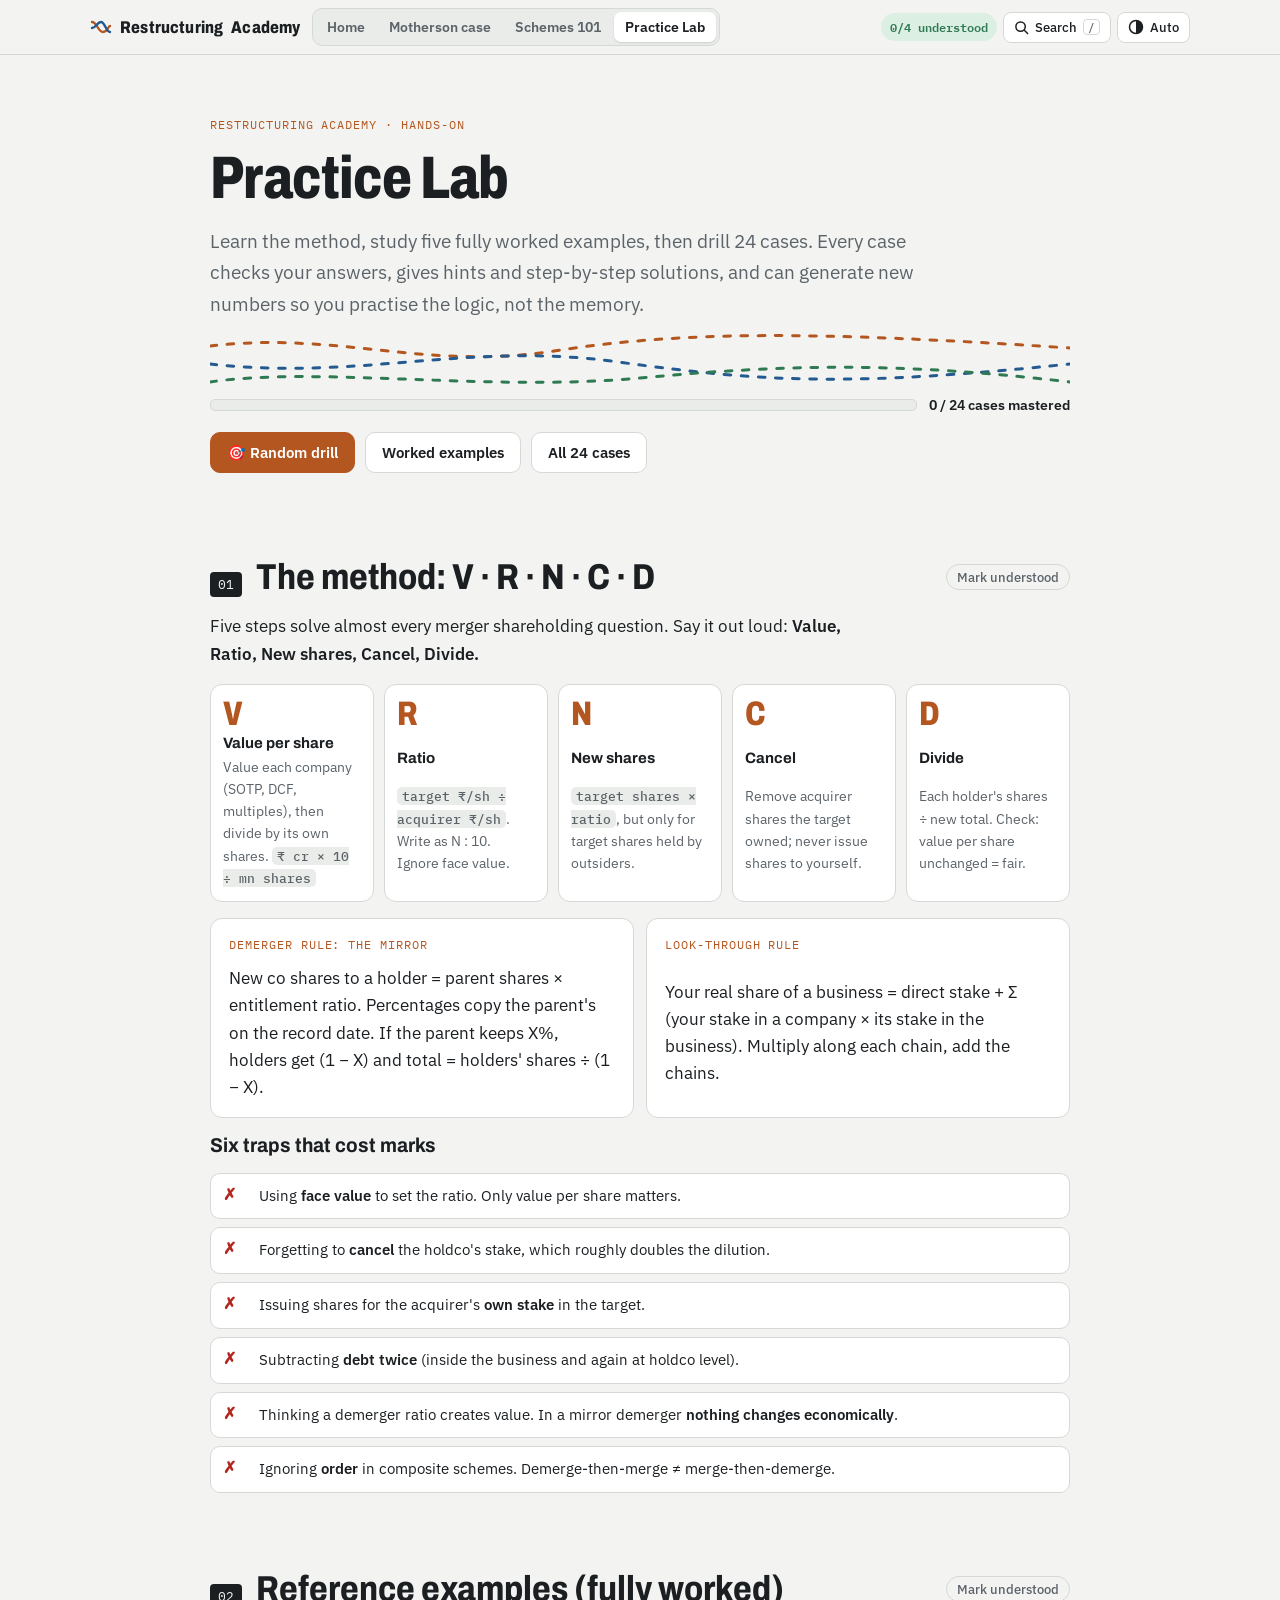
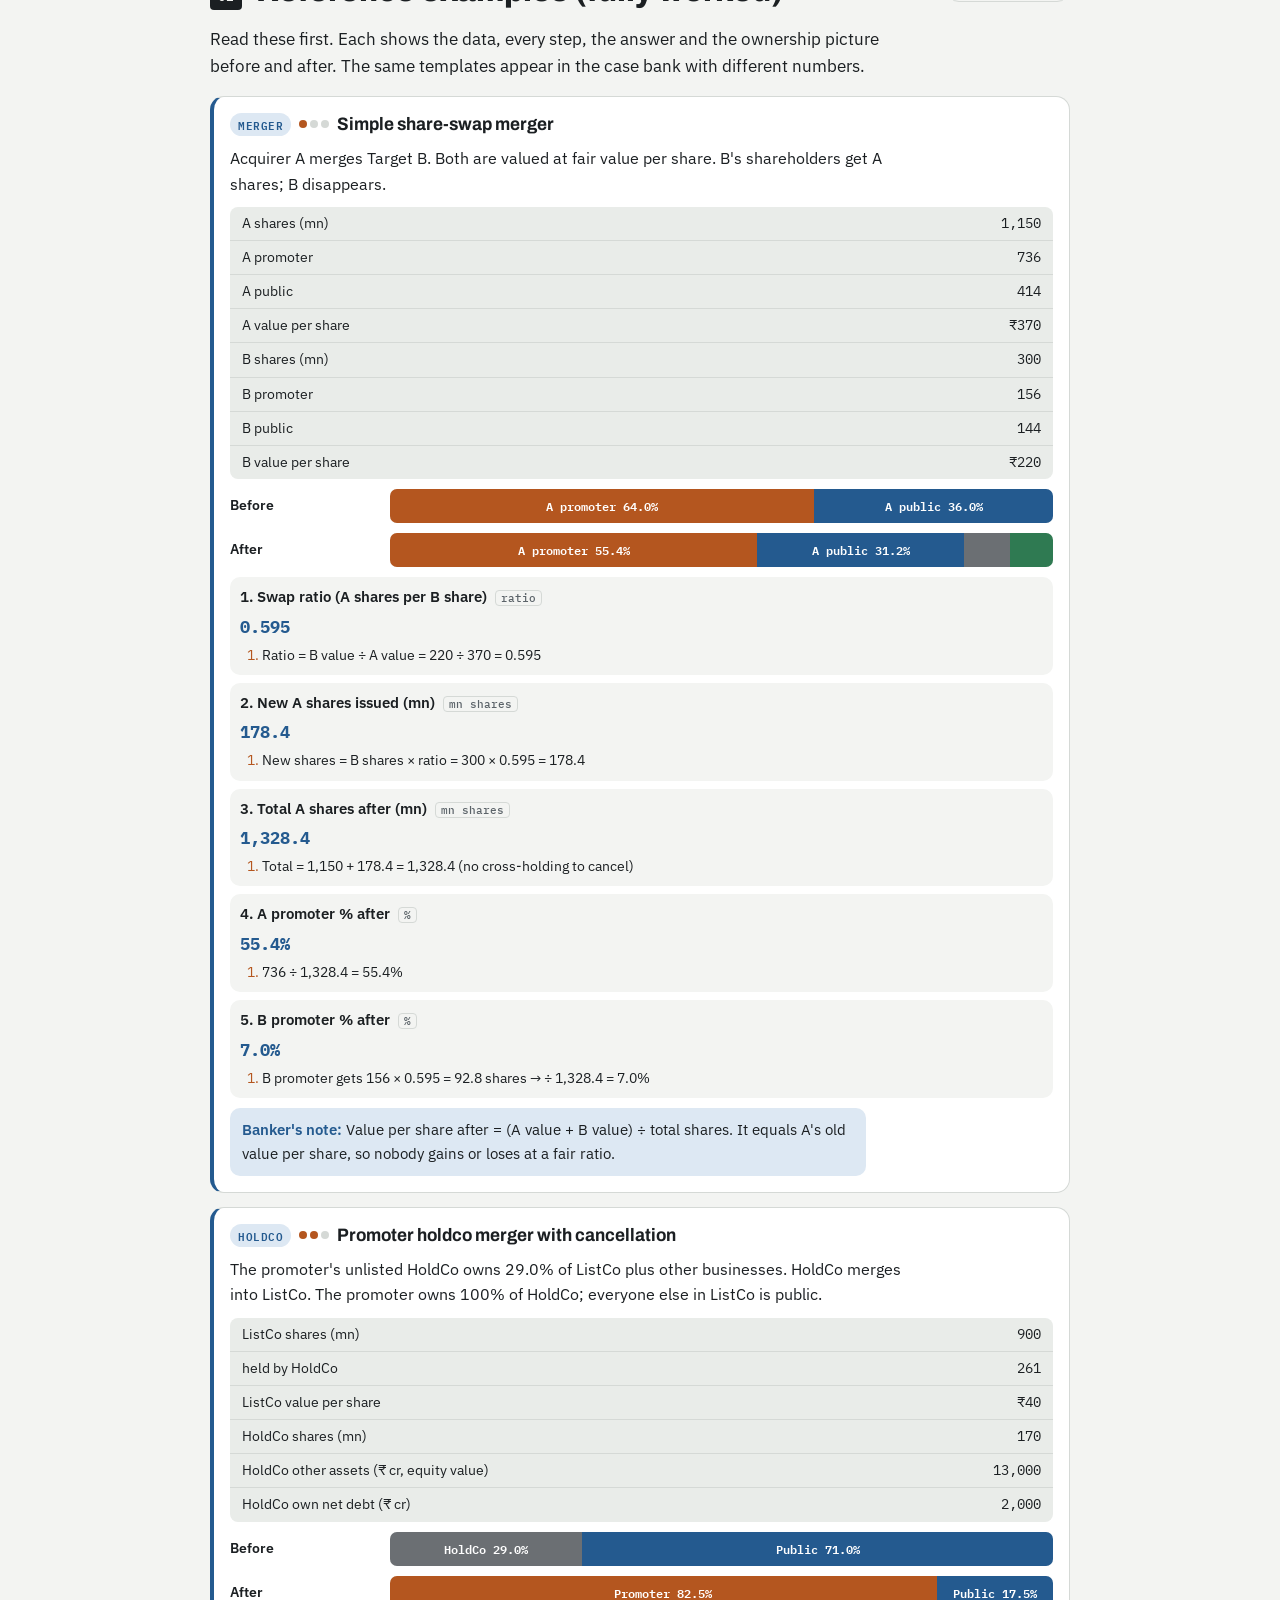
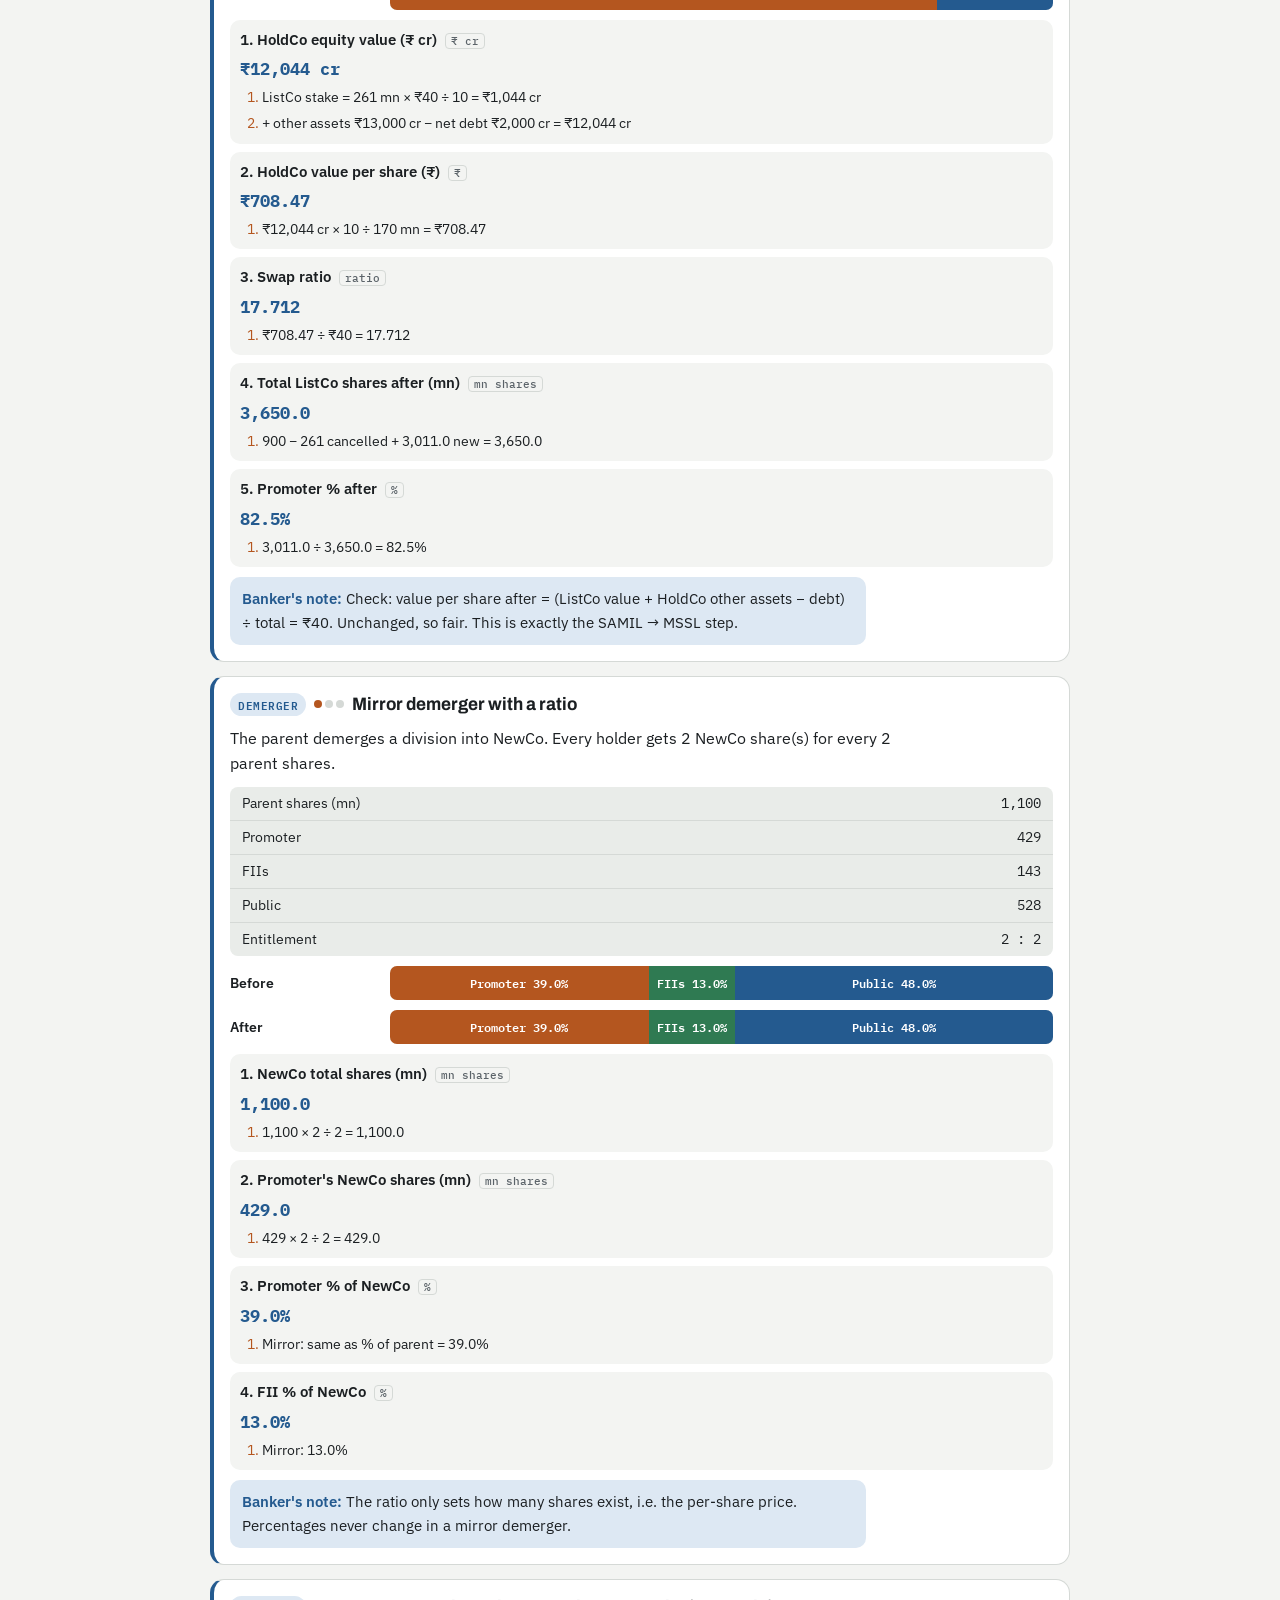
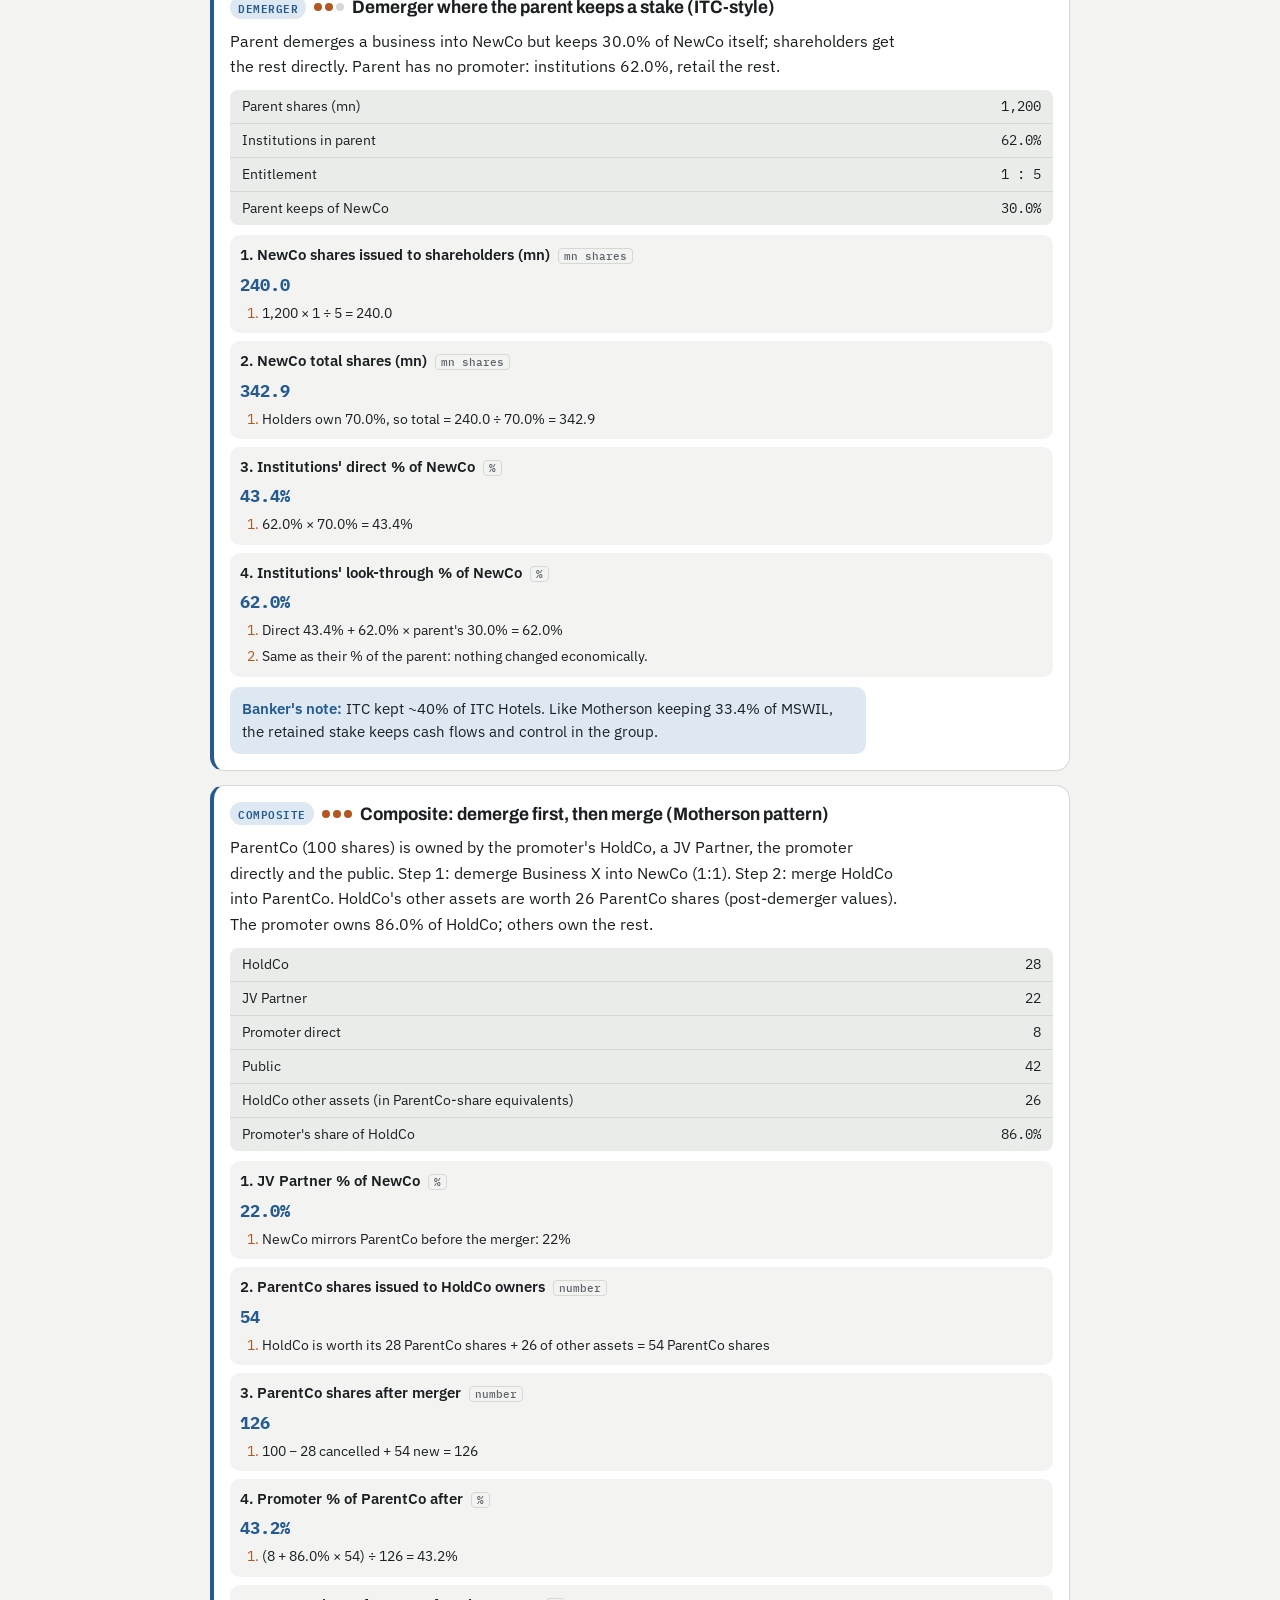
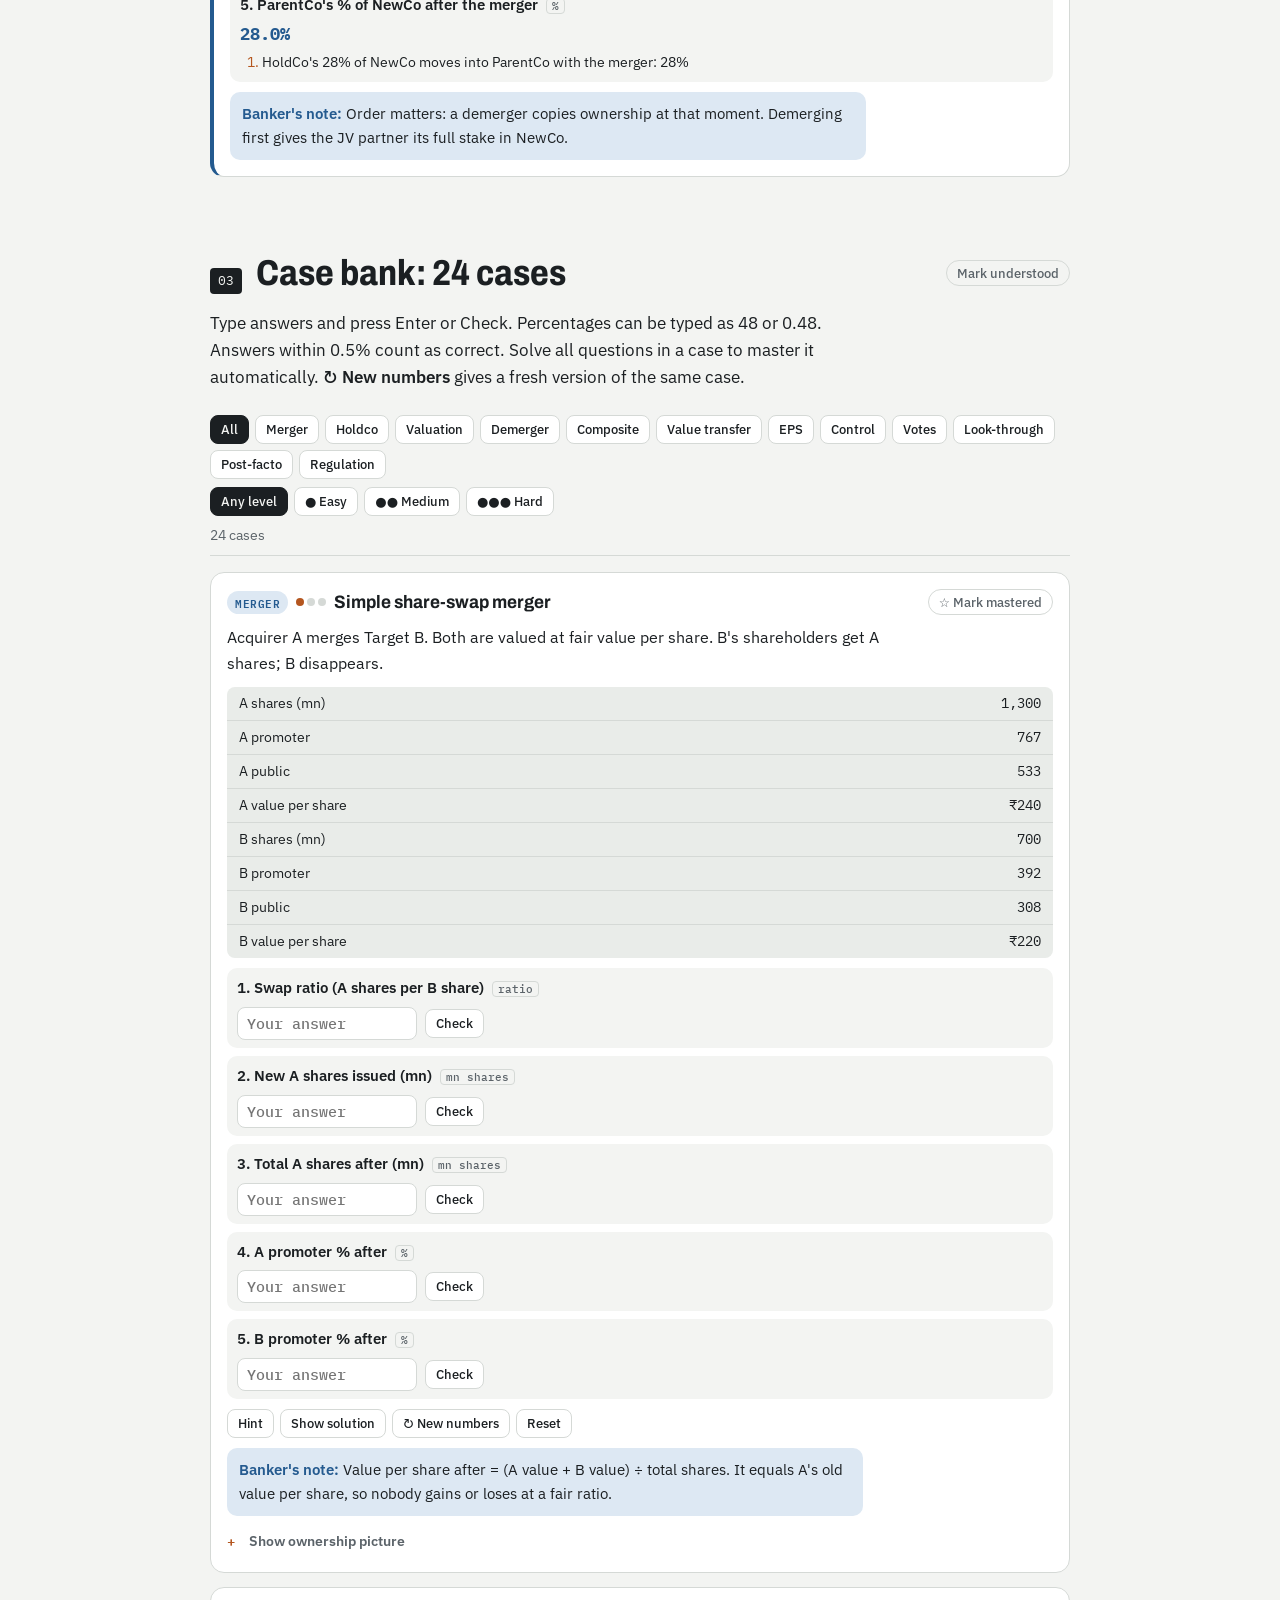
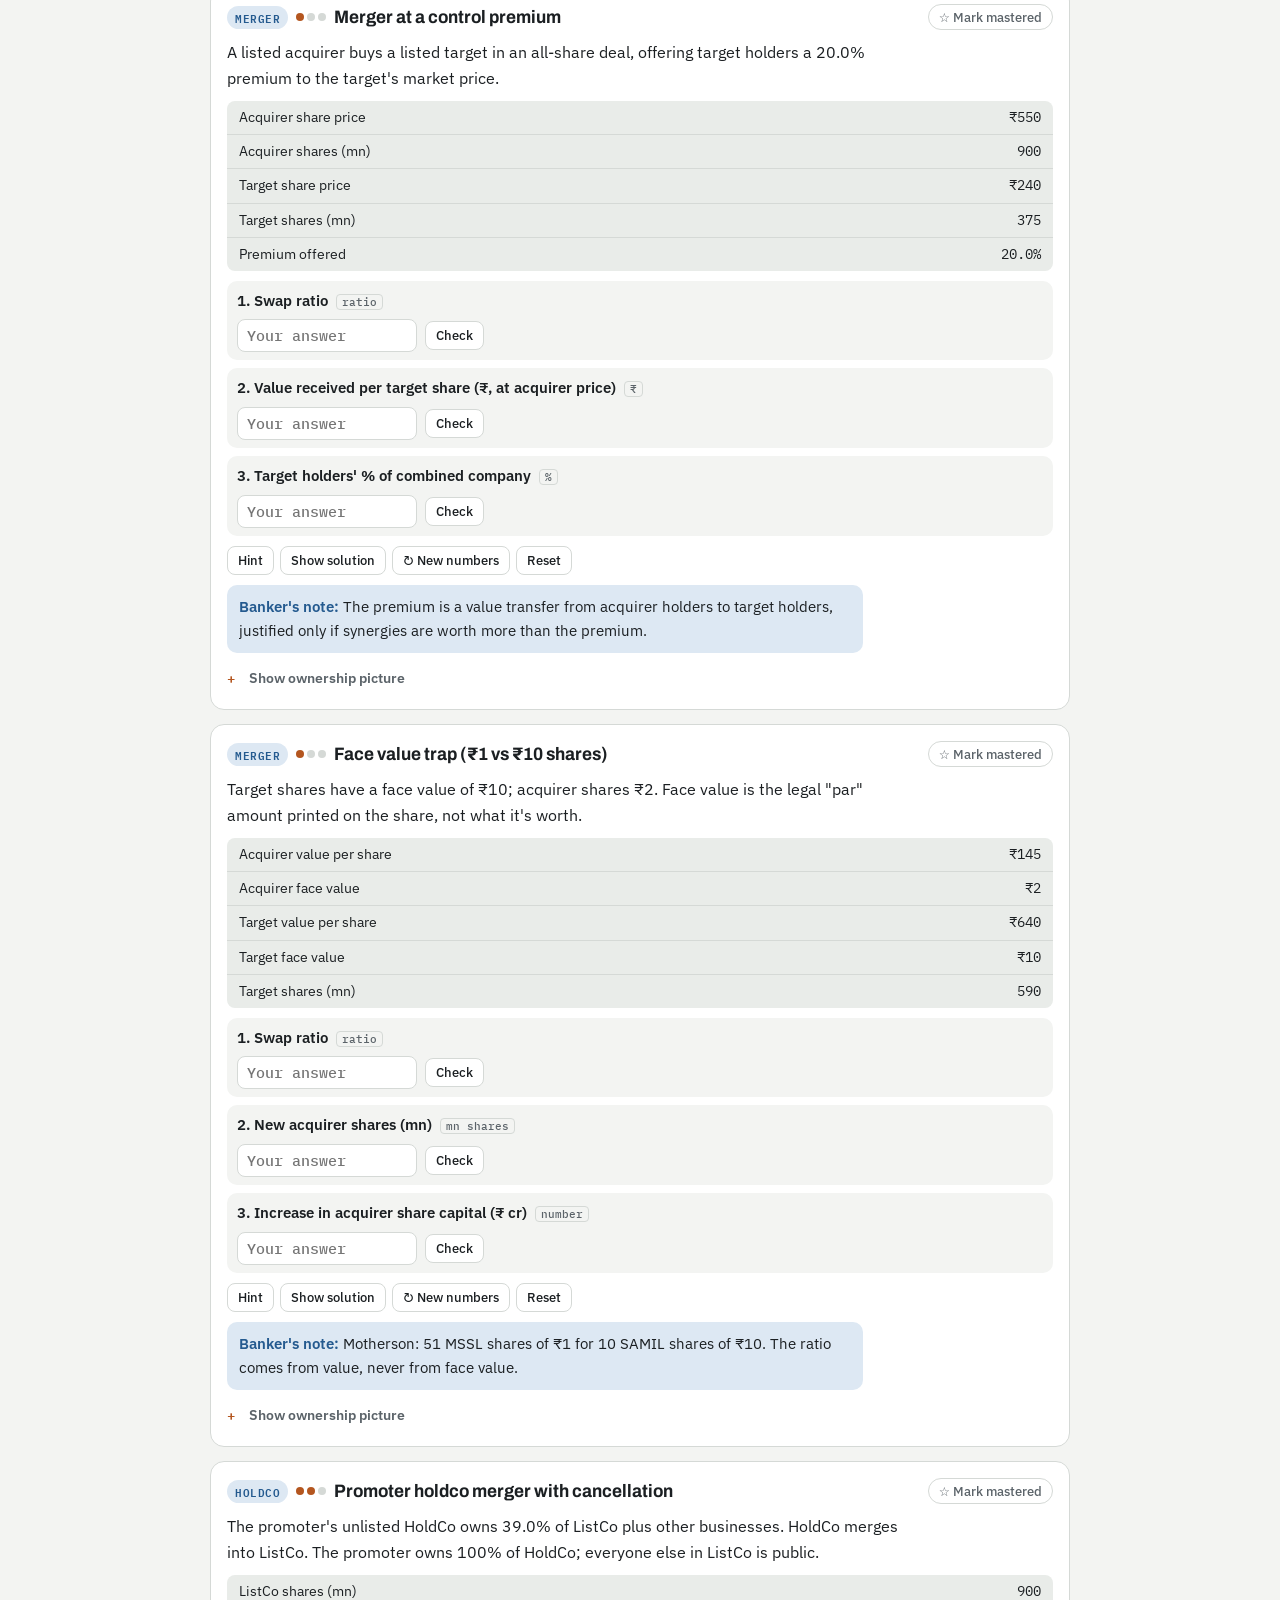
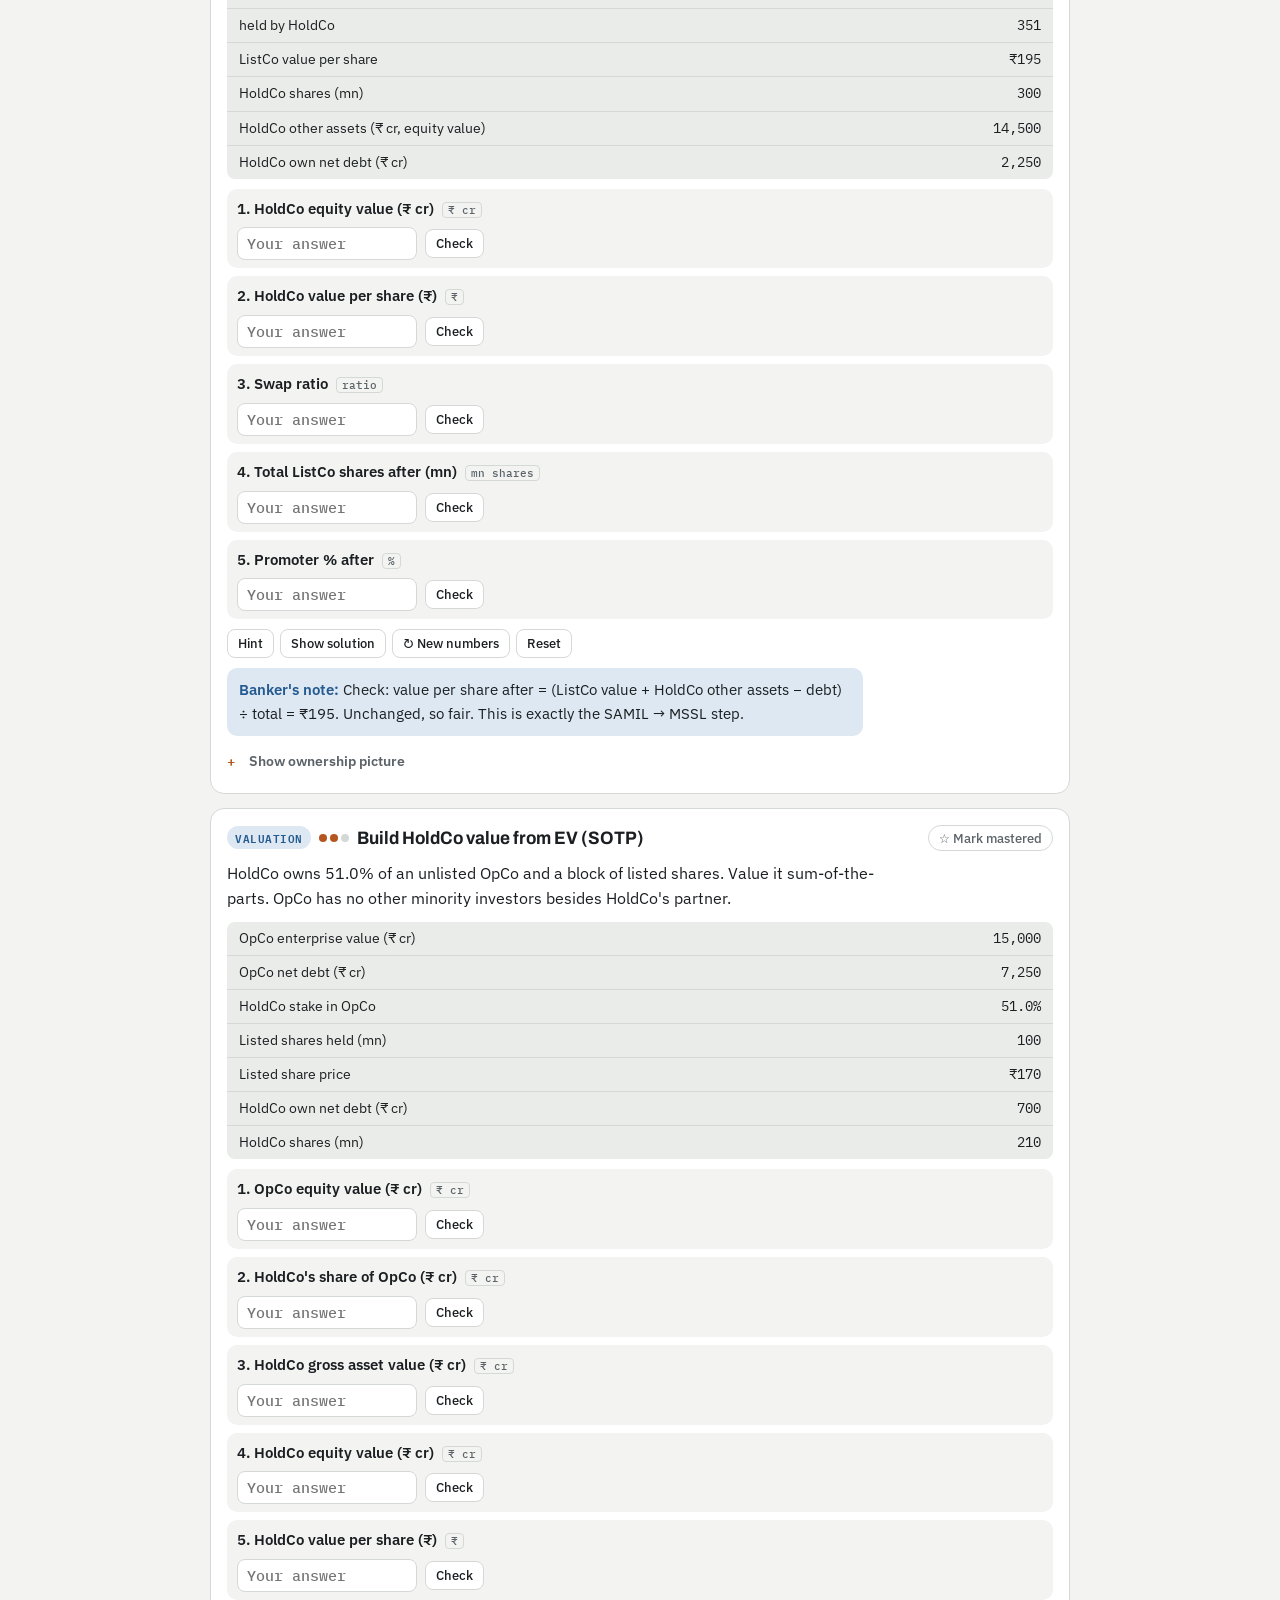
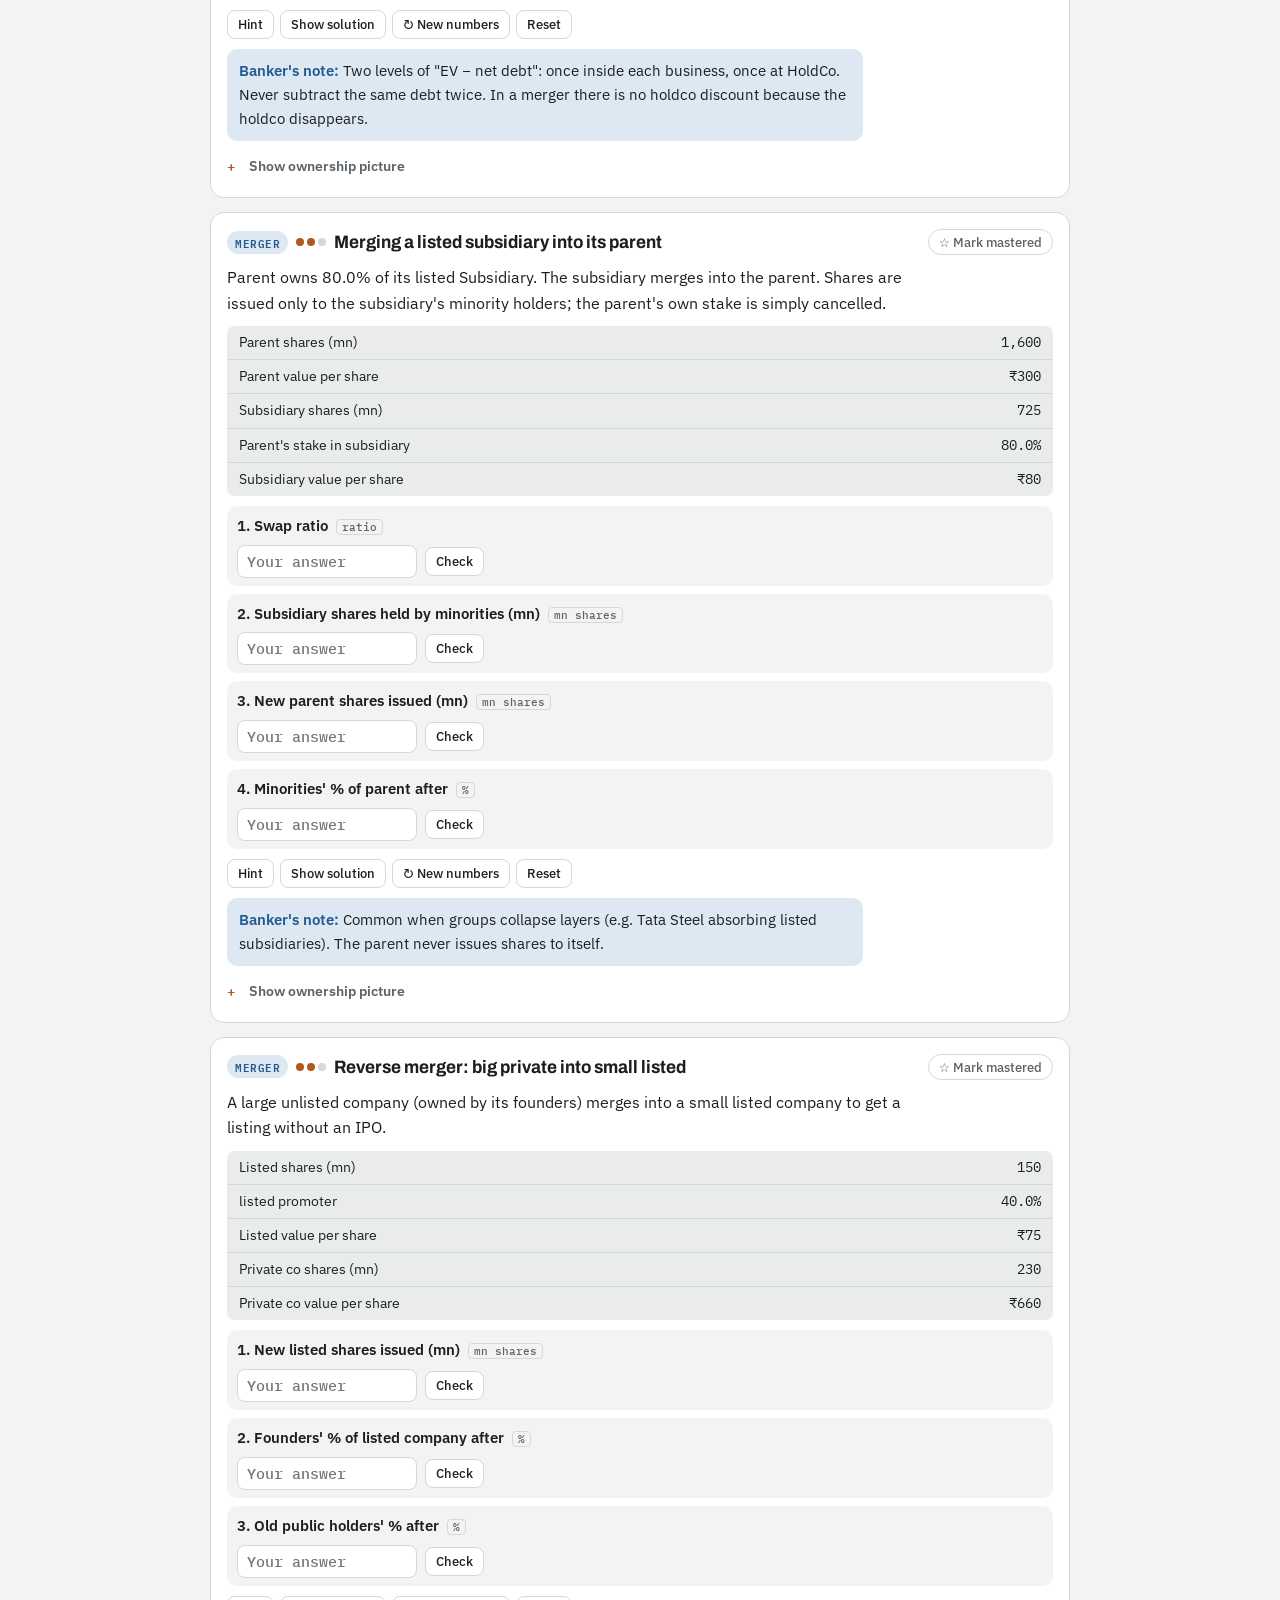
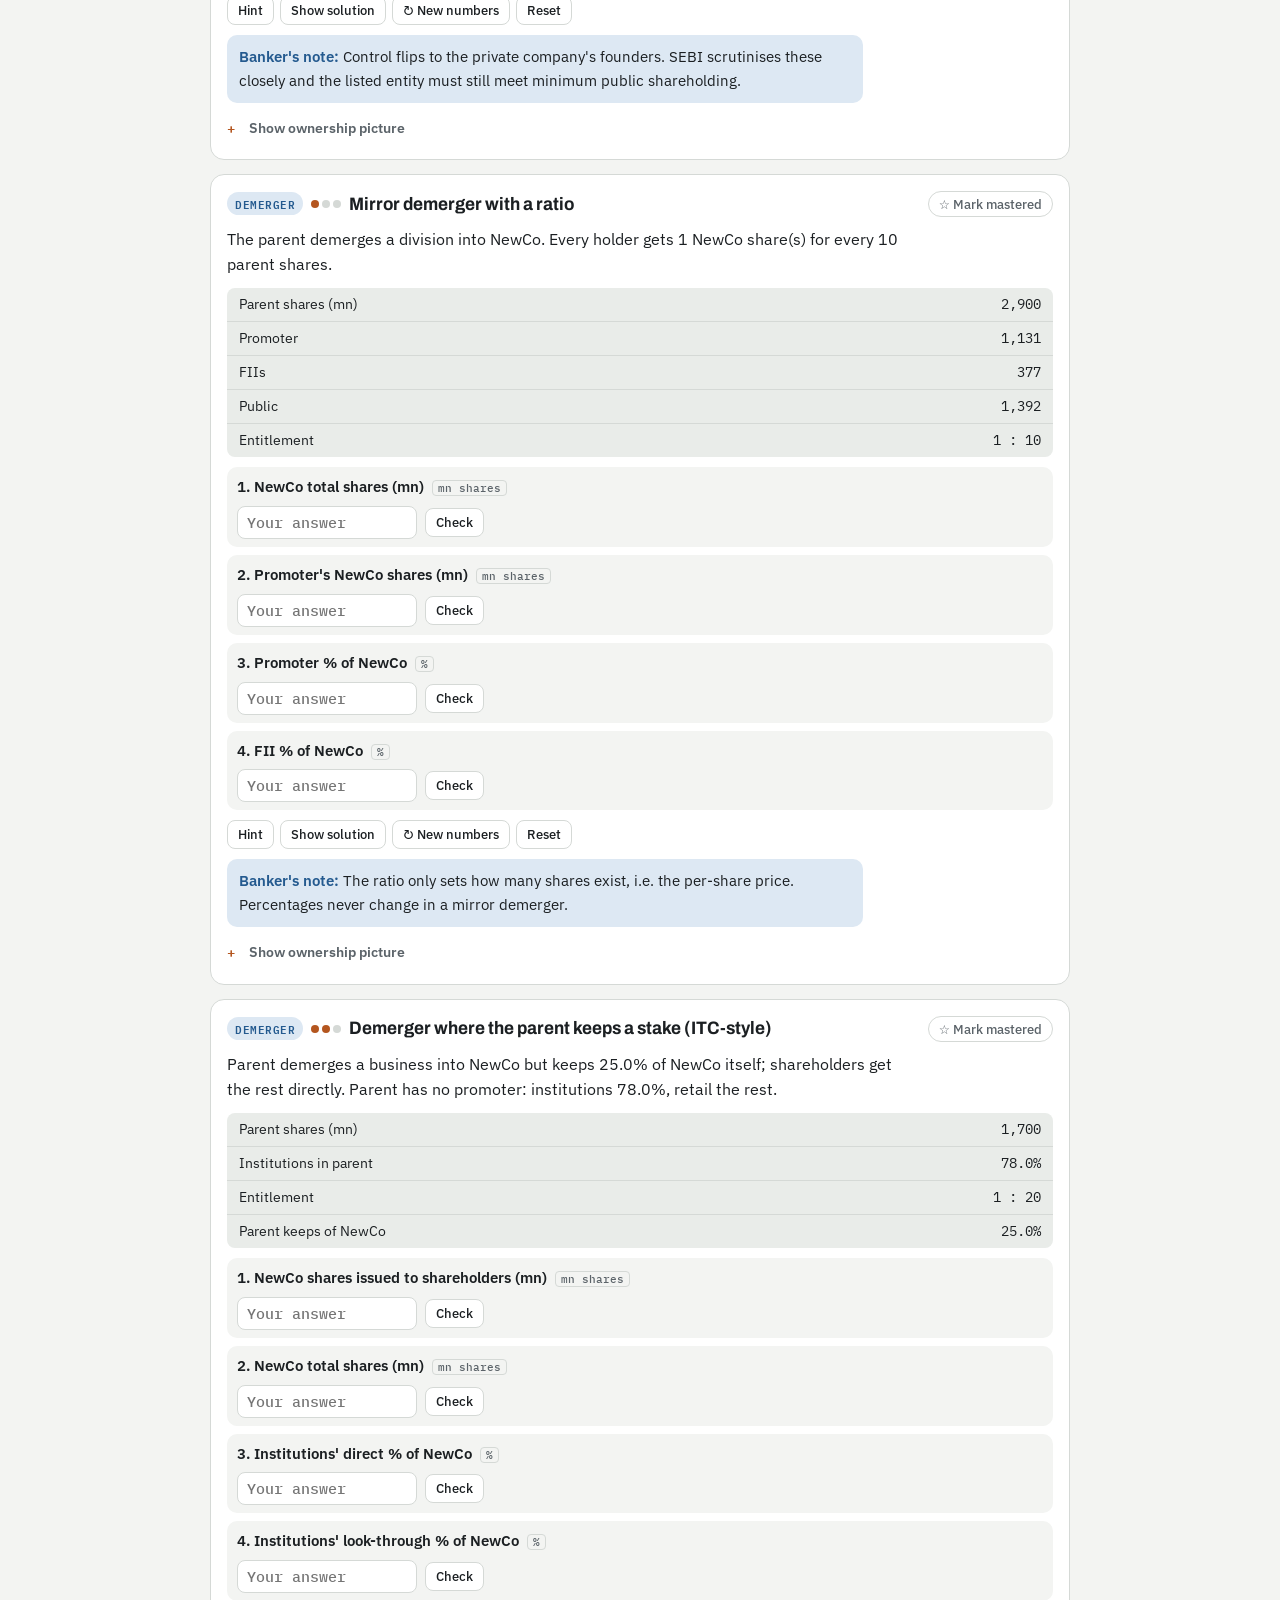
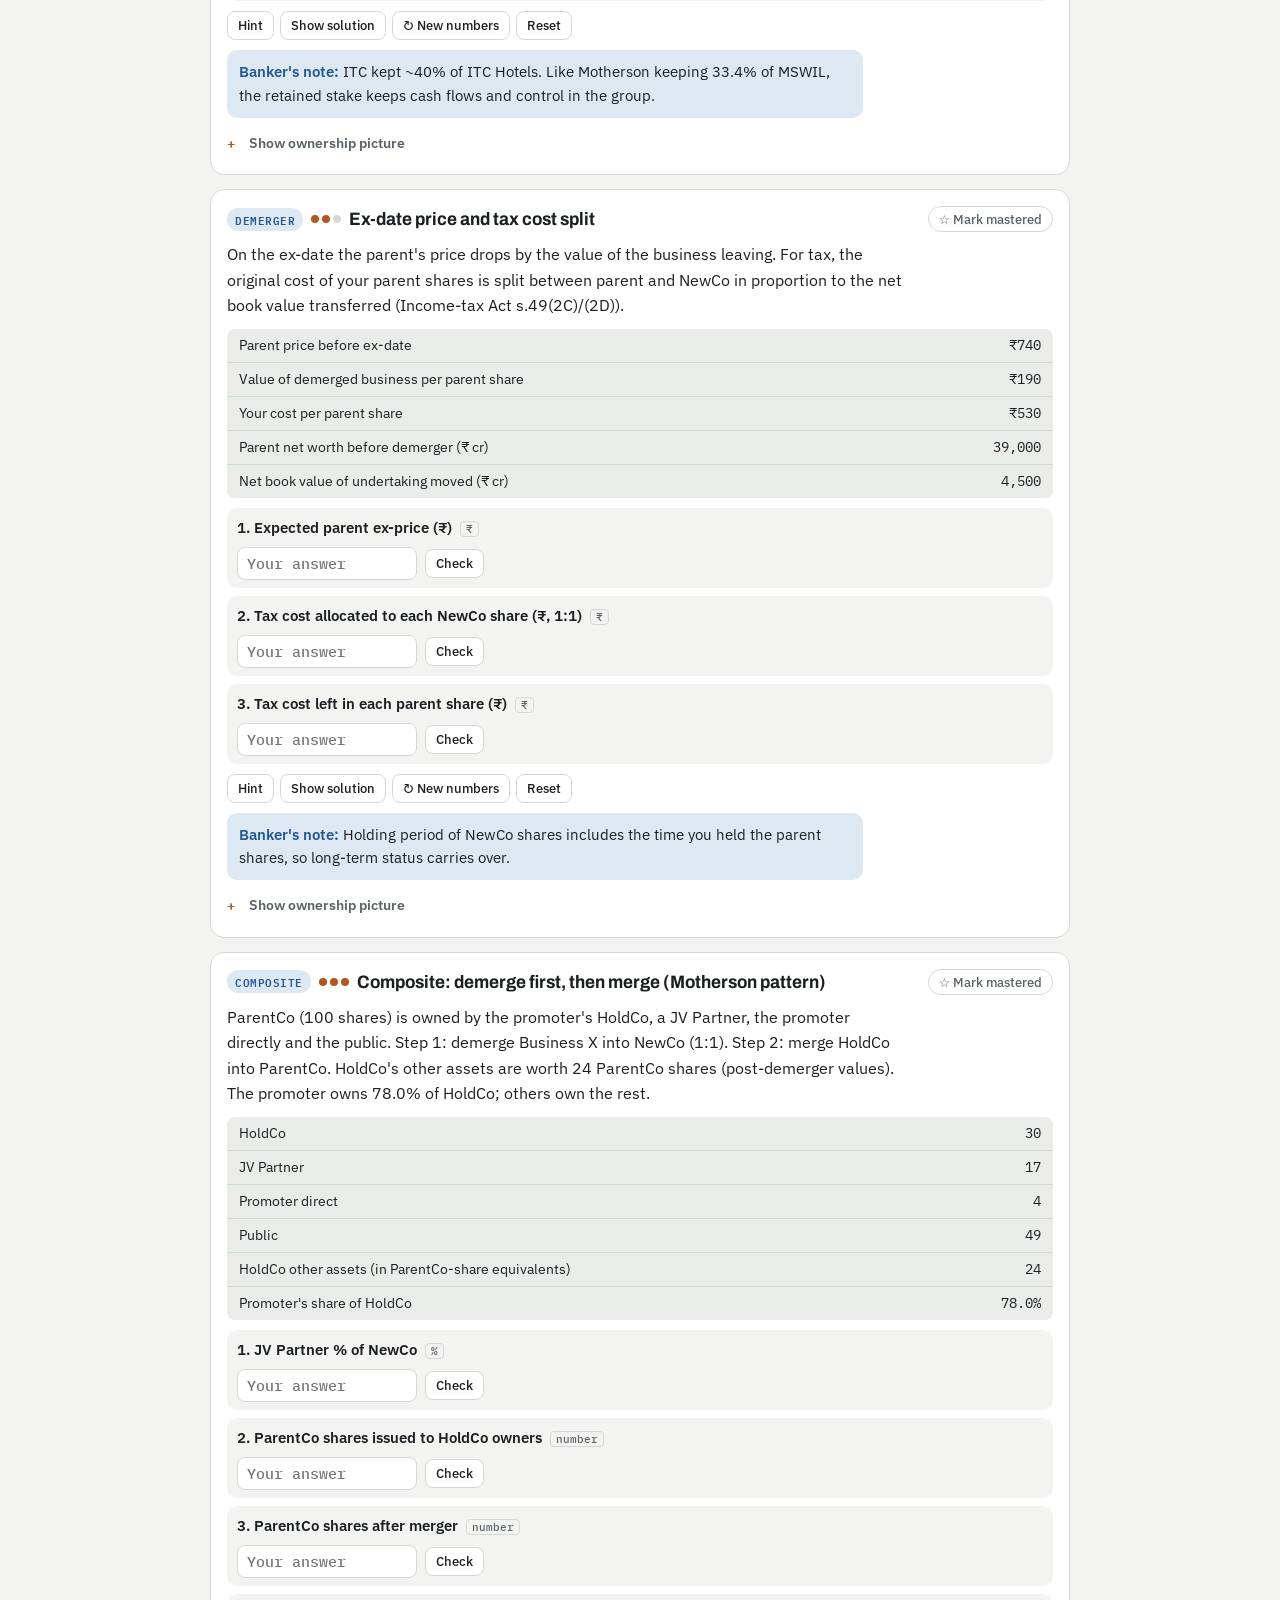
<file: practice.html>
<!doctype html>
<html lang="en"><head><meta charset="utf-8"><meta name="viewport" content="width=device-width,initial-scale=1,viewport-fit=cover">
<style>:root{padding-top:env(safe-area-inset-top,0px);padding-bottom:env(safe-area-inset-bottom,0px)}body{margin:0}img{max-width:100%}[hidden]{display:none!important}</style>
<title>Practice Lab</title>
<meta name="claude:viewport-fit-sides" content="cover">
<meta name="description" content="Method, worked examples and 24 self-checking restructuring cases.">
<link rel="preconnect" href="https://fonts.googleapis.com"><link rel="stylesheet" href="https://fonts.googleapis.com/css2?family=Archivo:wdth,wght@62..125,500..800&family=IBM+Plex+Sans:ital,wght@0,400;0,500;0,600;1,400&family=IBM+Plex+Mono:wght@400;500;600&display=swap">
<link rel="stylesheet" href="assets/site.css">
</head><body data-page="practice">
<div class="appbar"><div class="in">
  <a class="brand" href="index.html" style="text-decoration:none;color:inherit"><svg width="22" height="22" viewBox="0 0 22 22" aria-hidden="true"><path d="M2 6c5 0 6 10 11 10s5-6 7-6" fill="none" stroke="var(--copper)" stroke-width="2.4" stroke-linecap="round"/><path d="M2 12c4 0 5-6 9-6s5 10 9 10" fill="none" stroke="var(--blue)" stroke-width="2.4" stroke-linecap="round"/></svg><span>Restructuring</span><span class="full">Academy</span></a>
  <nav class="navlinks" aria-label="Pages"><a href="index.html">Home</a><a href="motherson.html">Motherson case</a><a href="schemes.html">Schemes 101</a><a href="practice.html" aria-current="page">Practice Lab</a></nav>
  <div class="bar-right"><span class="donechip" id="doneChip"></span>
    <button class="iconbtn" type="button" onclick="openPal()" aria-label="Search"><svg width="15" height="15" viewBox="0 0 16 16" aria-hidden="true"><circle cx="7" cy="7" r="5" fill="none" stroke="currentColor" stroke-width="1.6"/><path d="M11 11l3.5 3.5" stroke="currentColor" stroke-width="1.6" stroke-linecap="round"/></svg><span class="lbl">Search</span><kbd>/</kbd></button>
    <button class="iconbtn" type="button" id="themeBtn" onclick="cycleTheme()"></button></div>
</div><div class="readbar" id="readbar"></div></div>
<main>
<div class="wrap">
<header class="hero">
  <div class="eyebrow">Restructuring Academy · hands-on</div>
  <h1 style="margin-top:10px">Practice Lab</h1>
  <p class="lede">Learn the method, study five fully worked examples, then drill 24 cases. Every case checks your answers, gives hints and step-by-step solutions, and can generate new numbers so you practise the logic, not the memory.</p>
  <svg class="herowires" viewBox="0 0 800 70" preserveAspectRatio="none" aria-hidden="true"><path d="M0 20 C120 5 200 45 320 25 S560 5 800 22" style="stroke:var(--copper)"/><path d="M0 38 C140 55 240 15 380 36 S600 60 800 38" style="stroke:var(--blue)"/><path d="M0 56 C100 40 260 66 400 52 S640 36 800 56" style="stroke:var(--green)"/></svg>
  <div class="mprog" id="mprog"></div>
  <div class="ctas"><button class="cta primary" id="drill" type="button">🎯 Random drill</button><a class="cta" href="#worked">Worked examples</a><a class="cta" href="#casebank">All 24 cases</a></div>
</header>

<section id="method">
  <div class="lesson"><span class="n">01</span><h2>The method: V · R · N · C · D</h2></div>
  <p>Five steps solve almost every merger shareholding question. Say it out loud: <b>Value, Ratio, New shares, Cancel, Divide.</b></p>
  <div class="method">
    <div class="mcard"><span class="L">V</span><h4>Value per share</h4><p>Value each company (SOTP, DCF, multiples), then divide by its own shares. <code>₹ cr × 10 ÷ mn shares</code></p></div>
    <div class="mcard"><span class="L">R</span><h4>Ratio</h4><p><code>target ₹/sh ÷ acquirer ₹/sh</code>. Write as N : 10. Ignore face value.</p></div>
    <div class="mcard"><span class="L">N</span><h4>New shares</h4><p><code>target shares × ratio</code>, but only for target shares held by outsiders.</p></div>
    <div class="mcard"><span class="L">C</span><h4>Cancel</h4><p>Remove acquirer shares the target owned; never issue shares to yourself.</p></div>
    <div class="mcard"><span class="L">D</span><h4>Divide</h4><p>Each holder's shares ÷ new total. Check: value per share unchanged = fair.</p></div>
  </div>
  <div class="grid2">
    <div class="box"><span class="eyebrow">Demerger rule: the mirror</span><p>New co shares to a holder = parent shares × entitlement ratio. Percentages copy the parent's on the record date. If the parent keeps X%, holders get (1 − X) and total = holders' shares ÷ (1 − X).</p></div>
    <div class="box"><span class="eyebrow">Look-through rule</span><p>Your real share of a business = direct stake + Σ (your stake in a company × its stake in the business). Multiply along each chain, add the chains.</p></div>
  </div>
  <h3>Six traps that cost marks</h3>
  <div class="traps">
    <div class="trap2"><span class="x">✗</span><div>Using <b>face value</b> to set the ratio. Only value per share matters.</div></div>
    <div class="trap2"><span class="x">✗</span><div>Forgetting to <b>cancel</b> the holdco's stake, which roughly doubles the dilution.</div></div>
    <div class="trap2"><span class="x">✗</span><div>Issuing shares for the acquirer's <b>own stake</b> in the target.</div></div>
    <div class="trap2"><span class="x">✗</span><div>Subtracting <b>debt twice</b> (inside the business and again at holdco level).</div></div>
    <div class="trap2"><span class="x">✗</span><div>Thinking a demerger ratio creates value. In a mirror demerger <b>nothing changes economically</b>.</div></div>
    <div class="trap2"><span class="x">✗</span><div>Ignoring <b>order</b> in composite schemes. Demerge-then-merge ≠ merge-then-demerge.</div></div>
  </div>
</section>

<section id="worked">
  <div class="lesson"><span class="n">02</span><h2>Reference examples (fully worked)</h2></div>
  <p>Read these first. Each shows the data, every step, the answer and the ownership picture before and after. The same templates appear in the case bank with different numbers.</p>
  <div class="cases" id="refs"></div>
</section>

<section id="casebank">
  <div class="lesson"><span class="n">03</span><h2>Case bank: 24 cases</h2></div>
  <p>Type answers and press Enter or Check. Percentages can be typed as 48 or 0.48. Answers within 0.5% count as correct. Solve all questions in a case to master it automatically. <b>↻ New numbers</b> gives a fresh version of the same case.</p>
  <div class="filters stickyfil"><div class="btns" id="fcat"></div><div class="btns" id="flvl"></div><span class="note" id="fcount"></span></div>
  <div class="cases" id="bank"></div>
</section>

<section id="formulas">
  <div class="lesson"><span class="n">04</span><h2>Formula sheet</h2></div>
  <div class="tbl"><table>
    <thead><tr><th>What</th><th>Formula</th></tr></thead>
    <tbody>
      <tr><td>₹ crore from shares</td><td class="k">mn shares × ₹ per share ÷ 10</td></tr>
      <tr><td>₹ per share from ₹ crore</td><td class="k">₹ cr × 10 ÷ mn shares</td></tr>
      <tr><td>Equity from EV</td><td class="k">EV − net debt − minority interest (or take only your stake %)</td></tr>
      <tr><td>Holdco equity (SOTP)</td><td class="k">Σ stake values − holdco net debt</td></tr>
      <tr><td>Swap ratio</td><td class="k">target ₹/share ÷ acquirer ₹/share</td></tr>
      <tr><td>Post-merger shares</td><td class="k">acquirer shares − cancelled + target outside shares × ratio</td></tr>
      <tr><td>Value per share after</td><td class="k">(acq value + target value − cancelled × acq ₹/sh) ÷ post shares</td></tr>
      <tr><td>EPS-neutral max new shares</td><td class="k">acq shares × target PAT ÷ acq PAT</td></tr>
      <tr><td>Ratio for promoter = 50%</td><td class="k">[0.5 (LS − H) − D] ÷ [(g − 0.5) HS]</td></tr>
      <tr><td>Demerger with retained stake X</td><td class="k">total = shares to holders ÷ (1 − X)</td></tr>
      <tr><td>Ex-price</td><td class="k">old price − value of business per parent share</td></tr>
      <tr><td>Tax cost to new co</td><td class="k">original cost × NBV moved ÷ parent net worth</td></tr>
      <tr><td>Holdco discount</td><td class="k">1 − market cap ÷ NAV</td></tr>
    </tbody>
  </table></div>
</section>
</div>
</main>
<div class="pal" id="pal" hidden><div class="palbox" role="dialog" aria-label="Search"><input id="palIn" placeholder="Search sections, cases and pages…" autocomplete="off"><div class="pallist" id="palList"></div><div class="palhint">↑ ↓ move · Enter open · Esc close · Shortcuts: 1 to 4 pages, d theme</div></div></div>
<button class="totop" id="totop" type="button" aria-label="Back to top">↑</button>
<div class="toast" id="toast" role="status"></div>
<footer class="foot"><span>Restructuring Academy · built for the IB course (Session 7: M&amp;A and Restructuring).</span><span><a href="index.html">Home</a> · <a href="motherson.html">Motherson</a> · <a href="schemes.html">Schemes 101</a> · <a href="practice.html">Practice Lab</a></span></footer>
<script src="assets/practice.js"></script><script src="assets/site.js"></script>
</body></html>
</file>
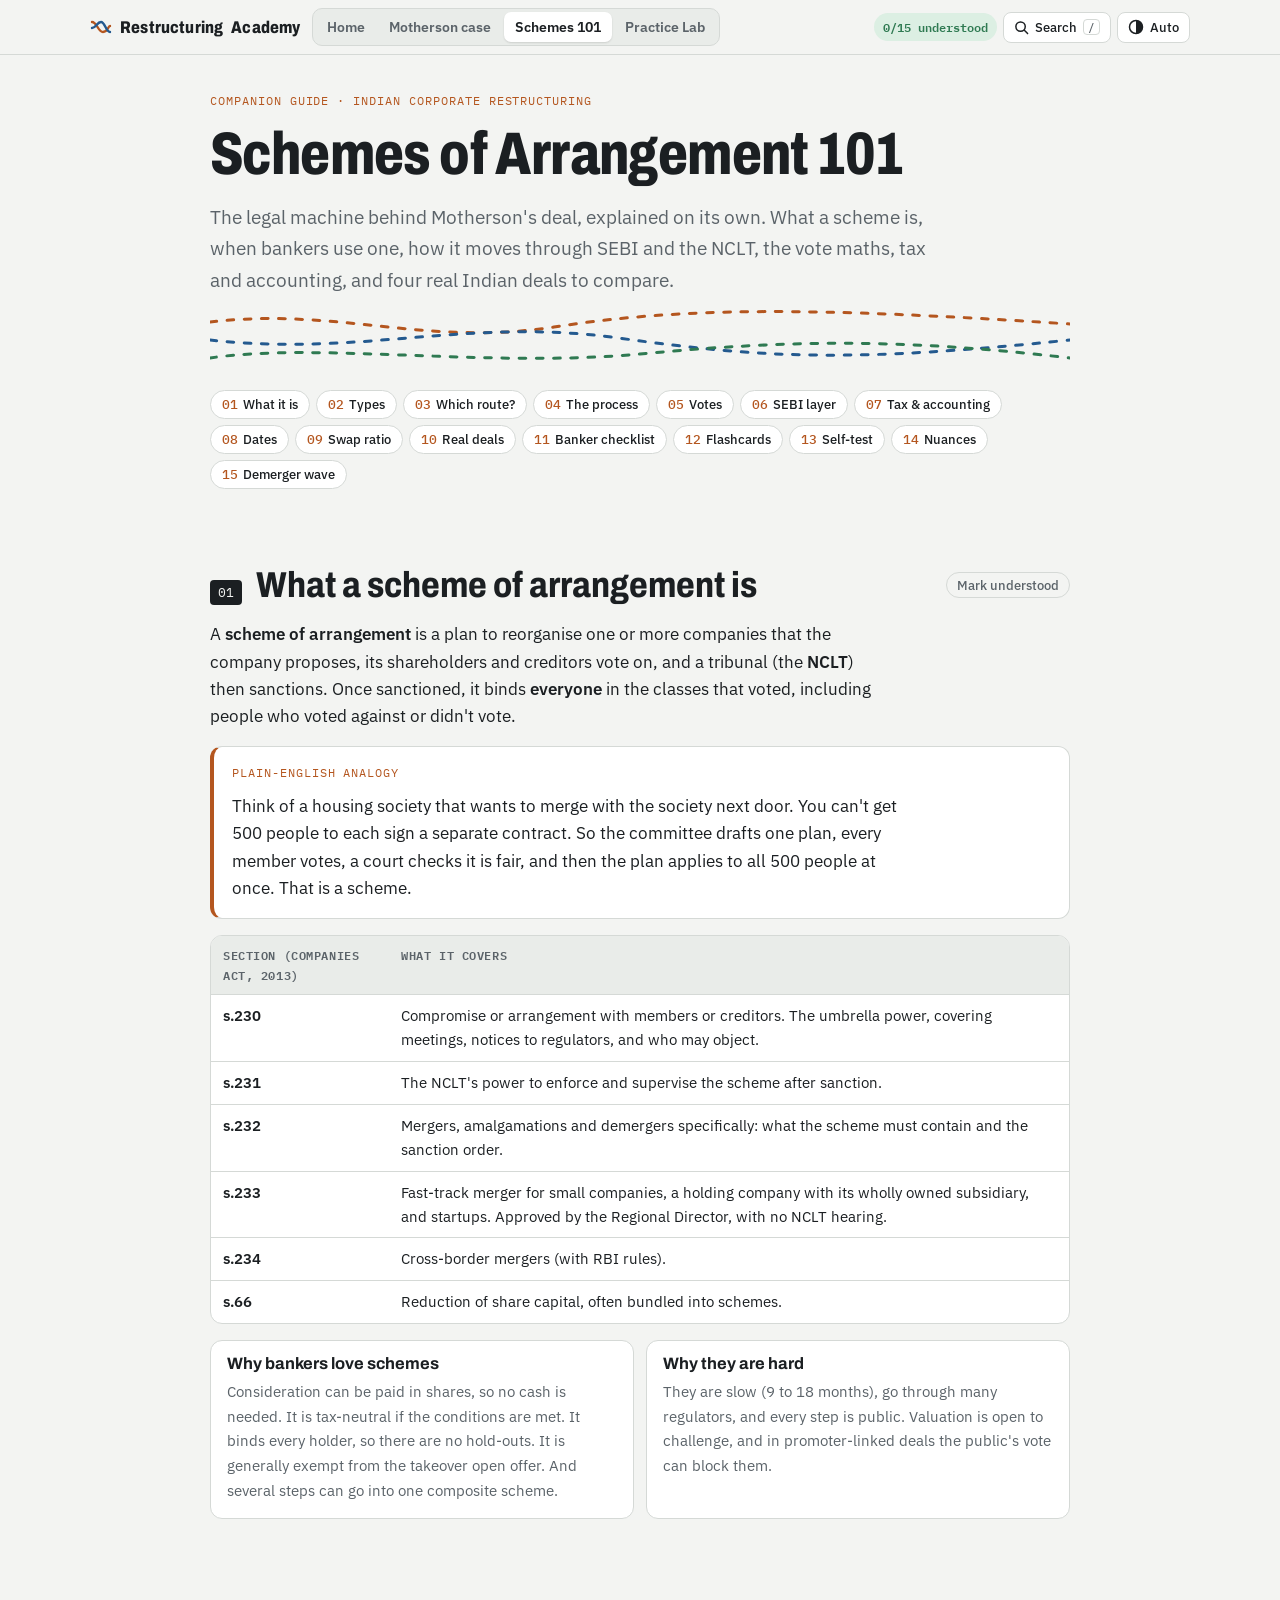
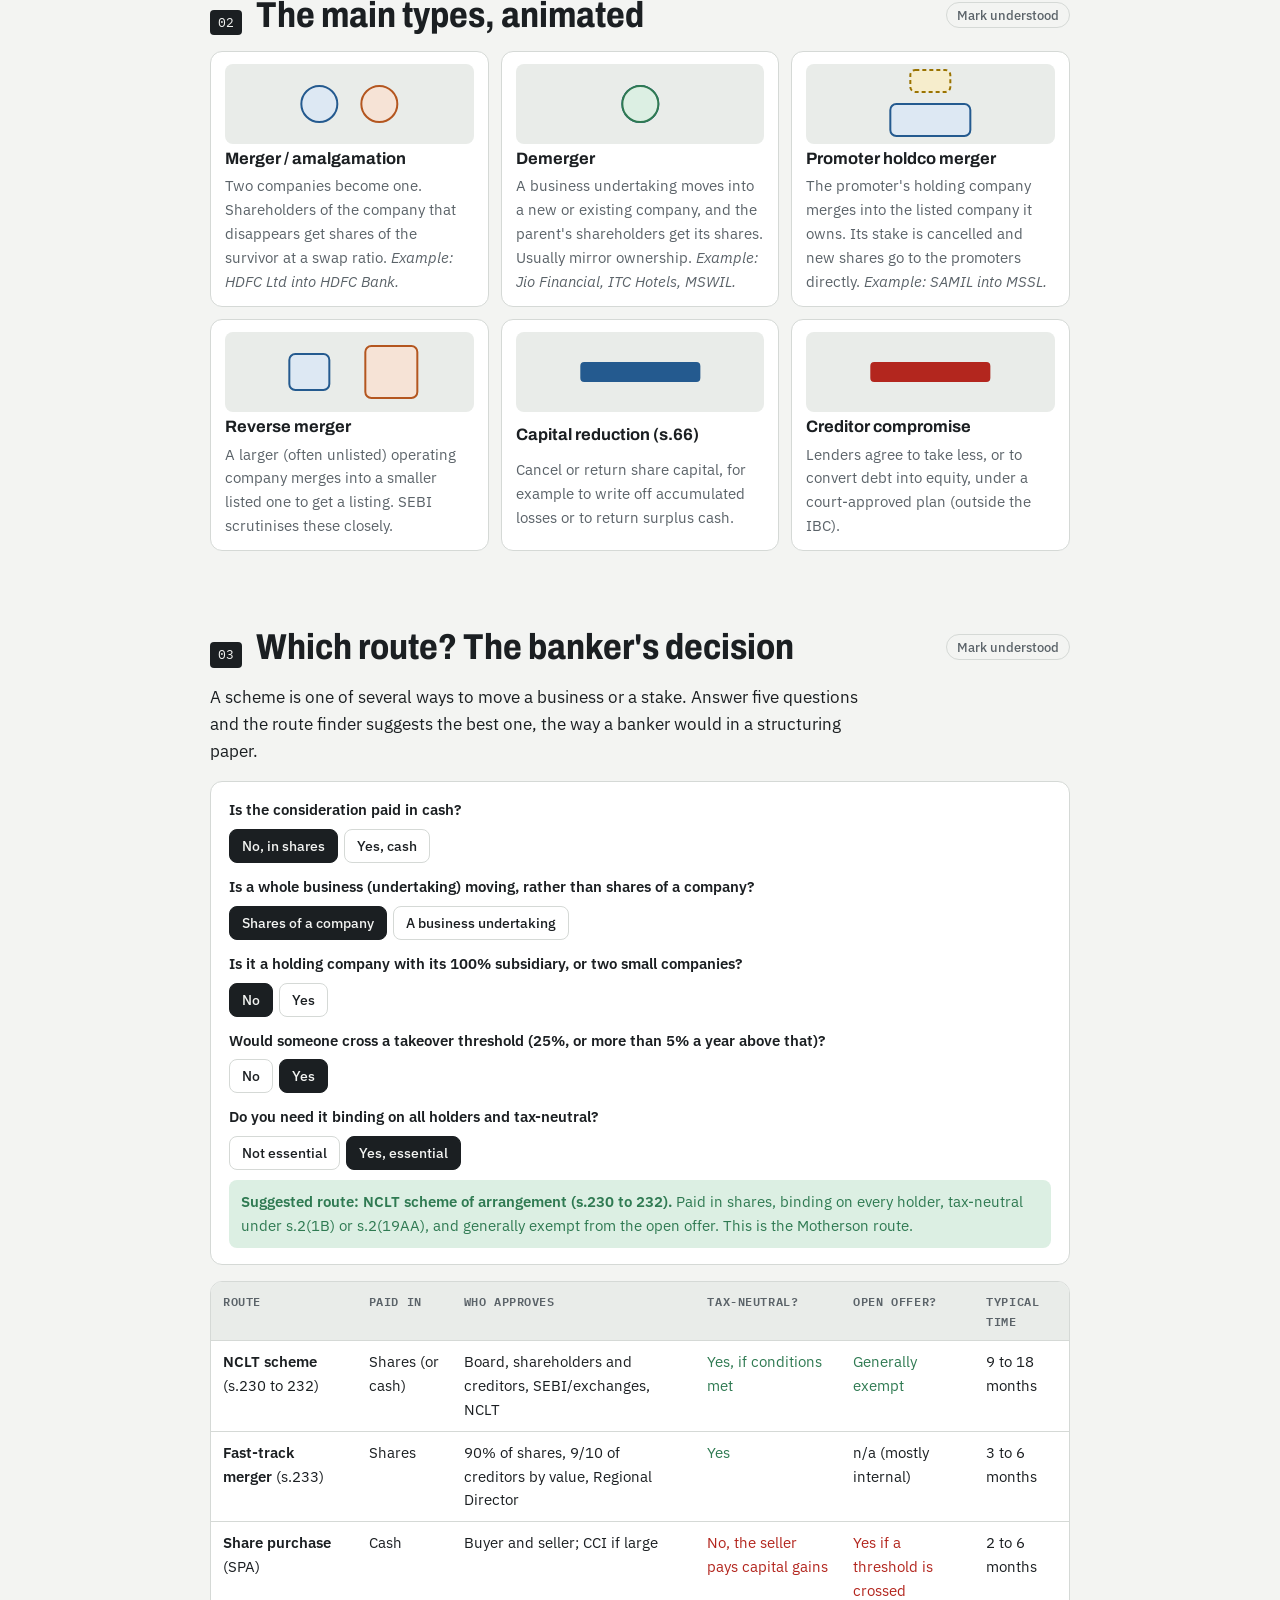
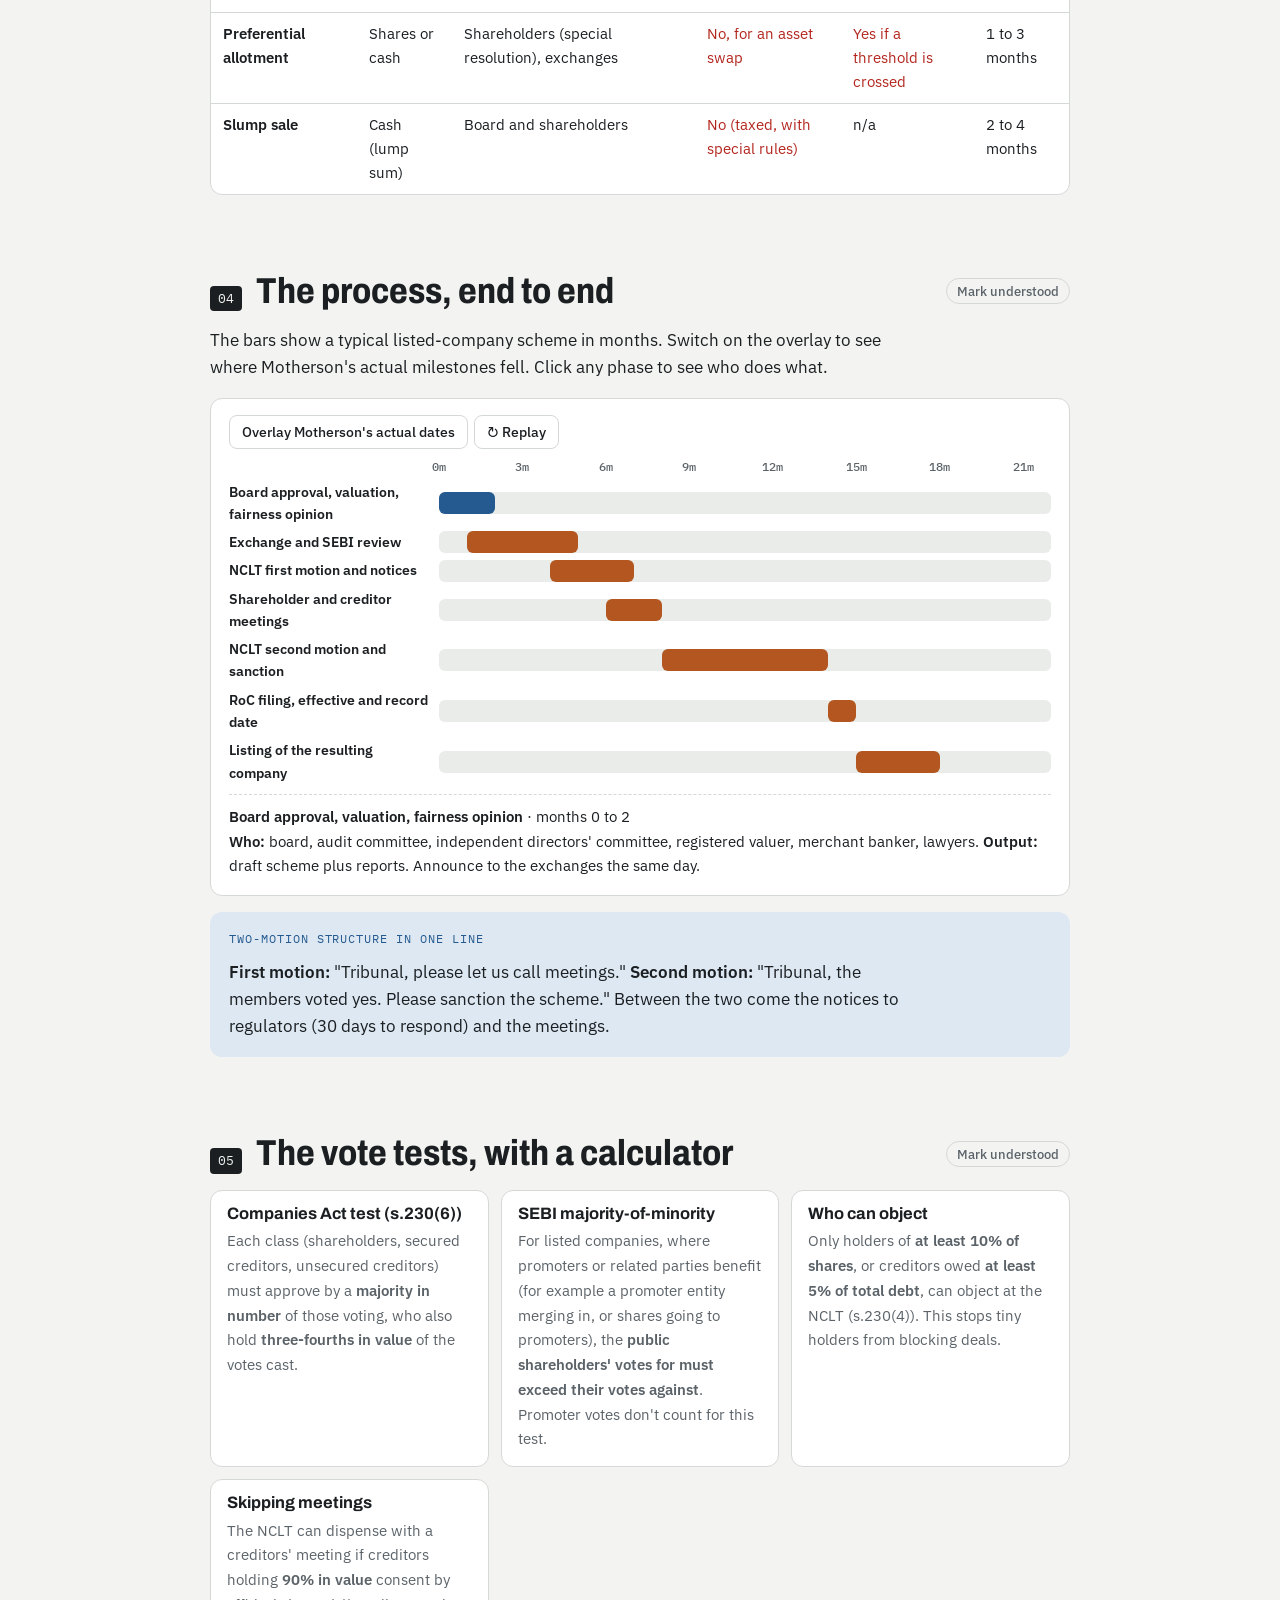
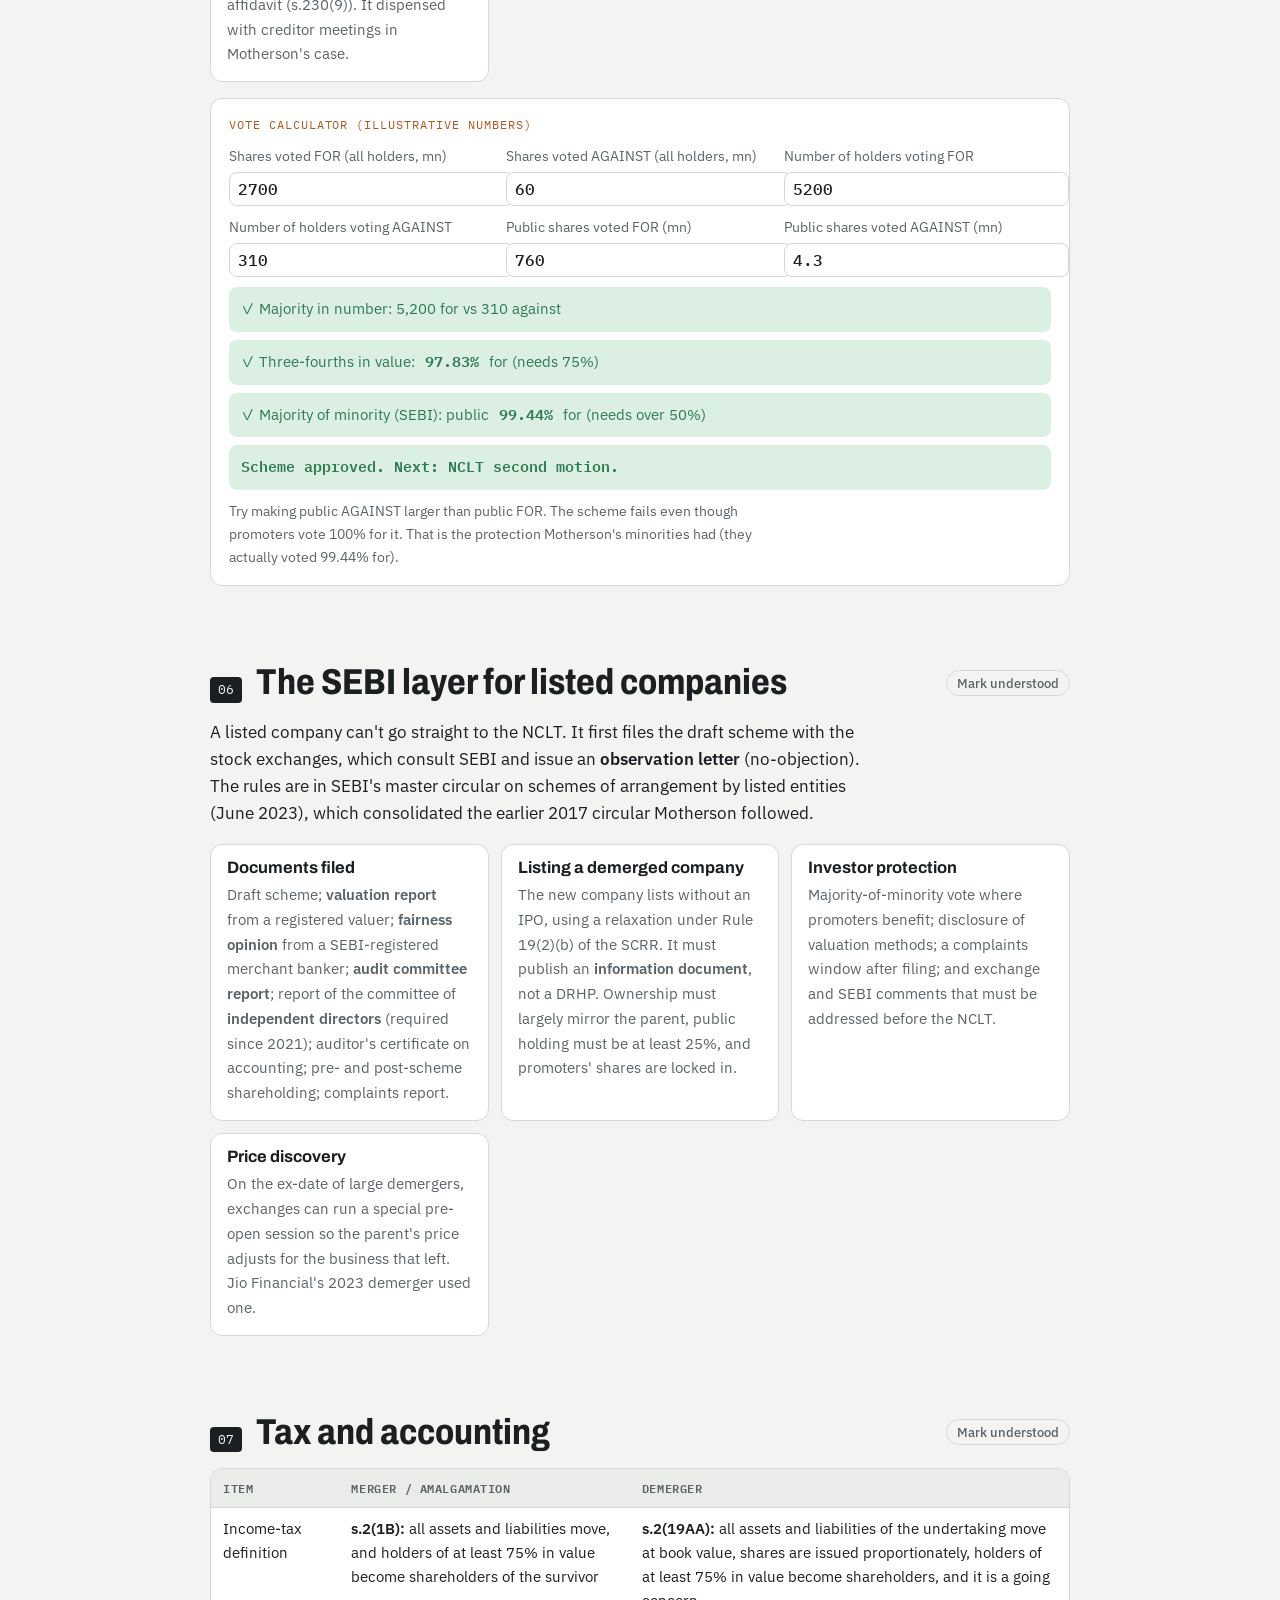
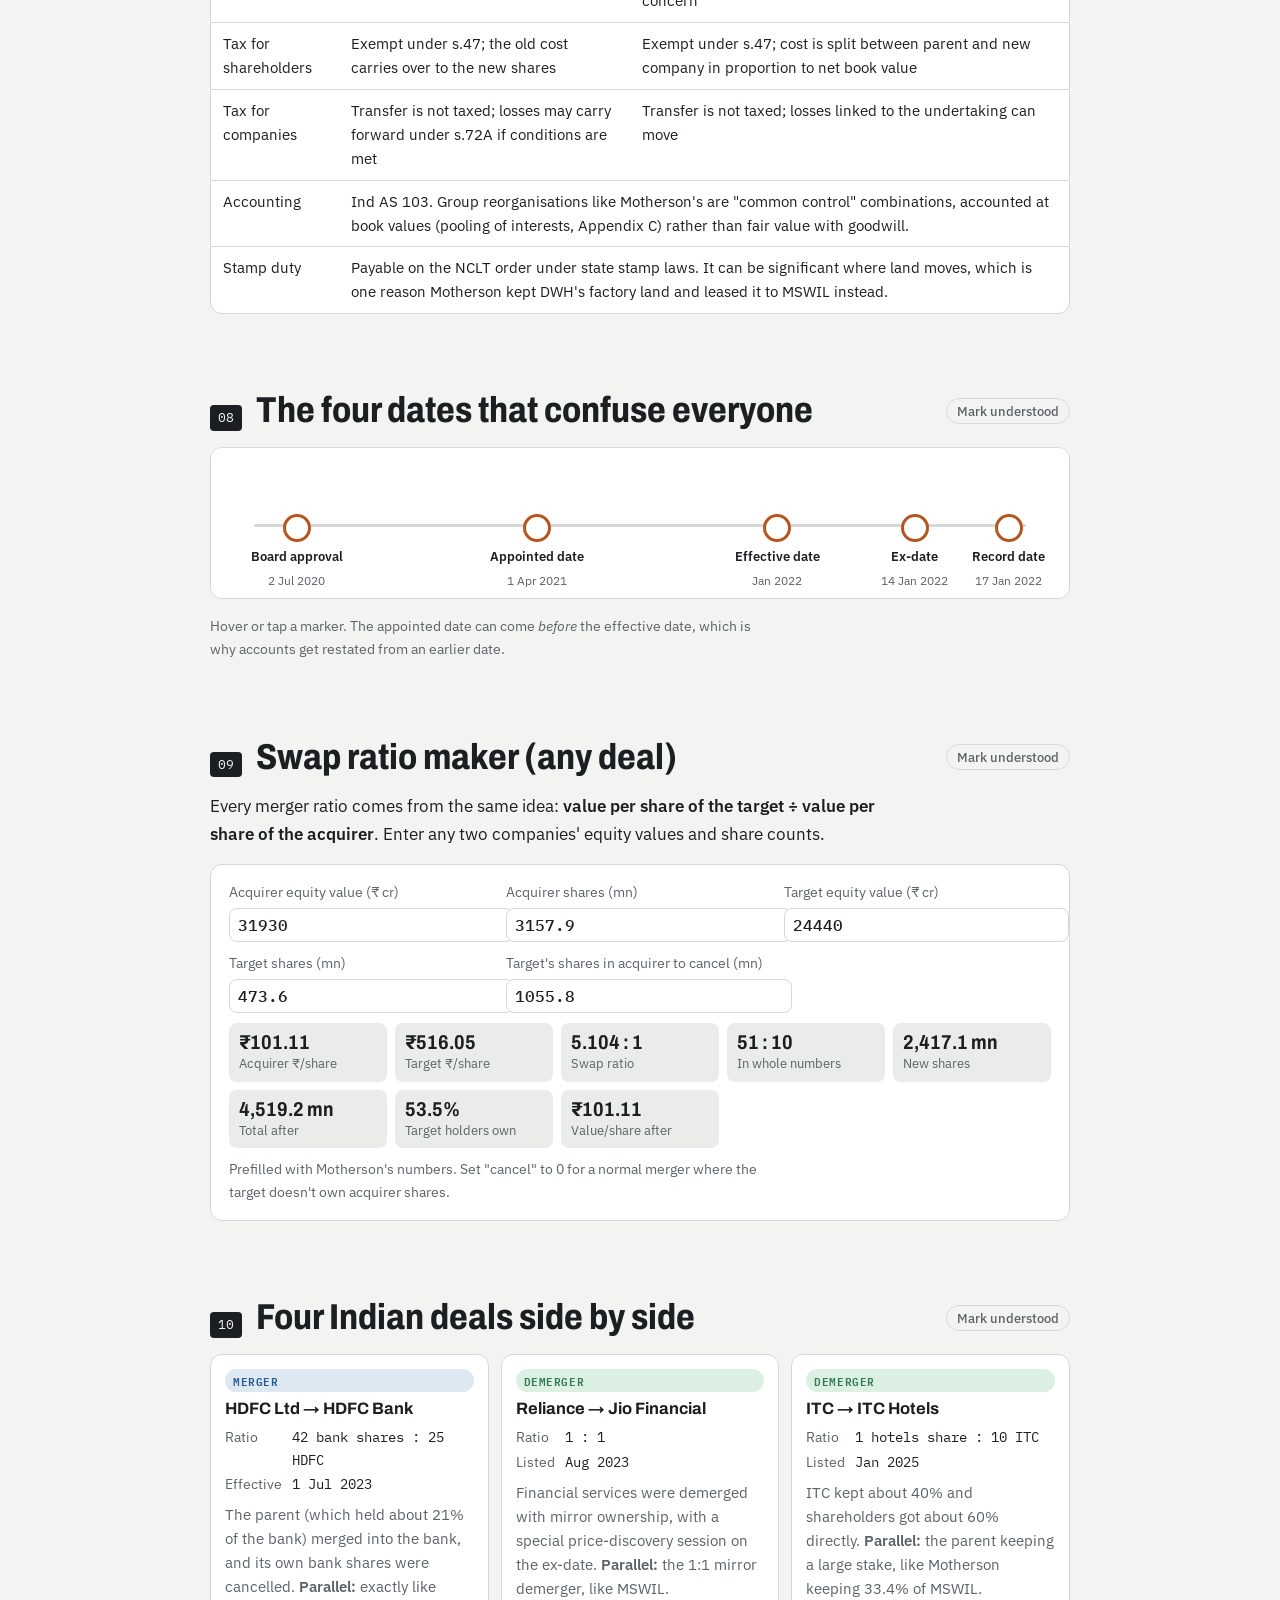
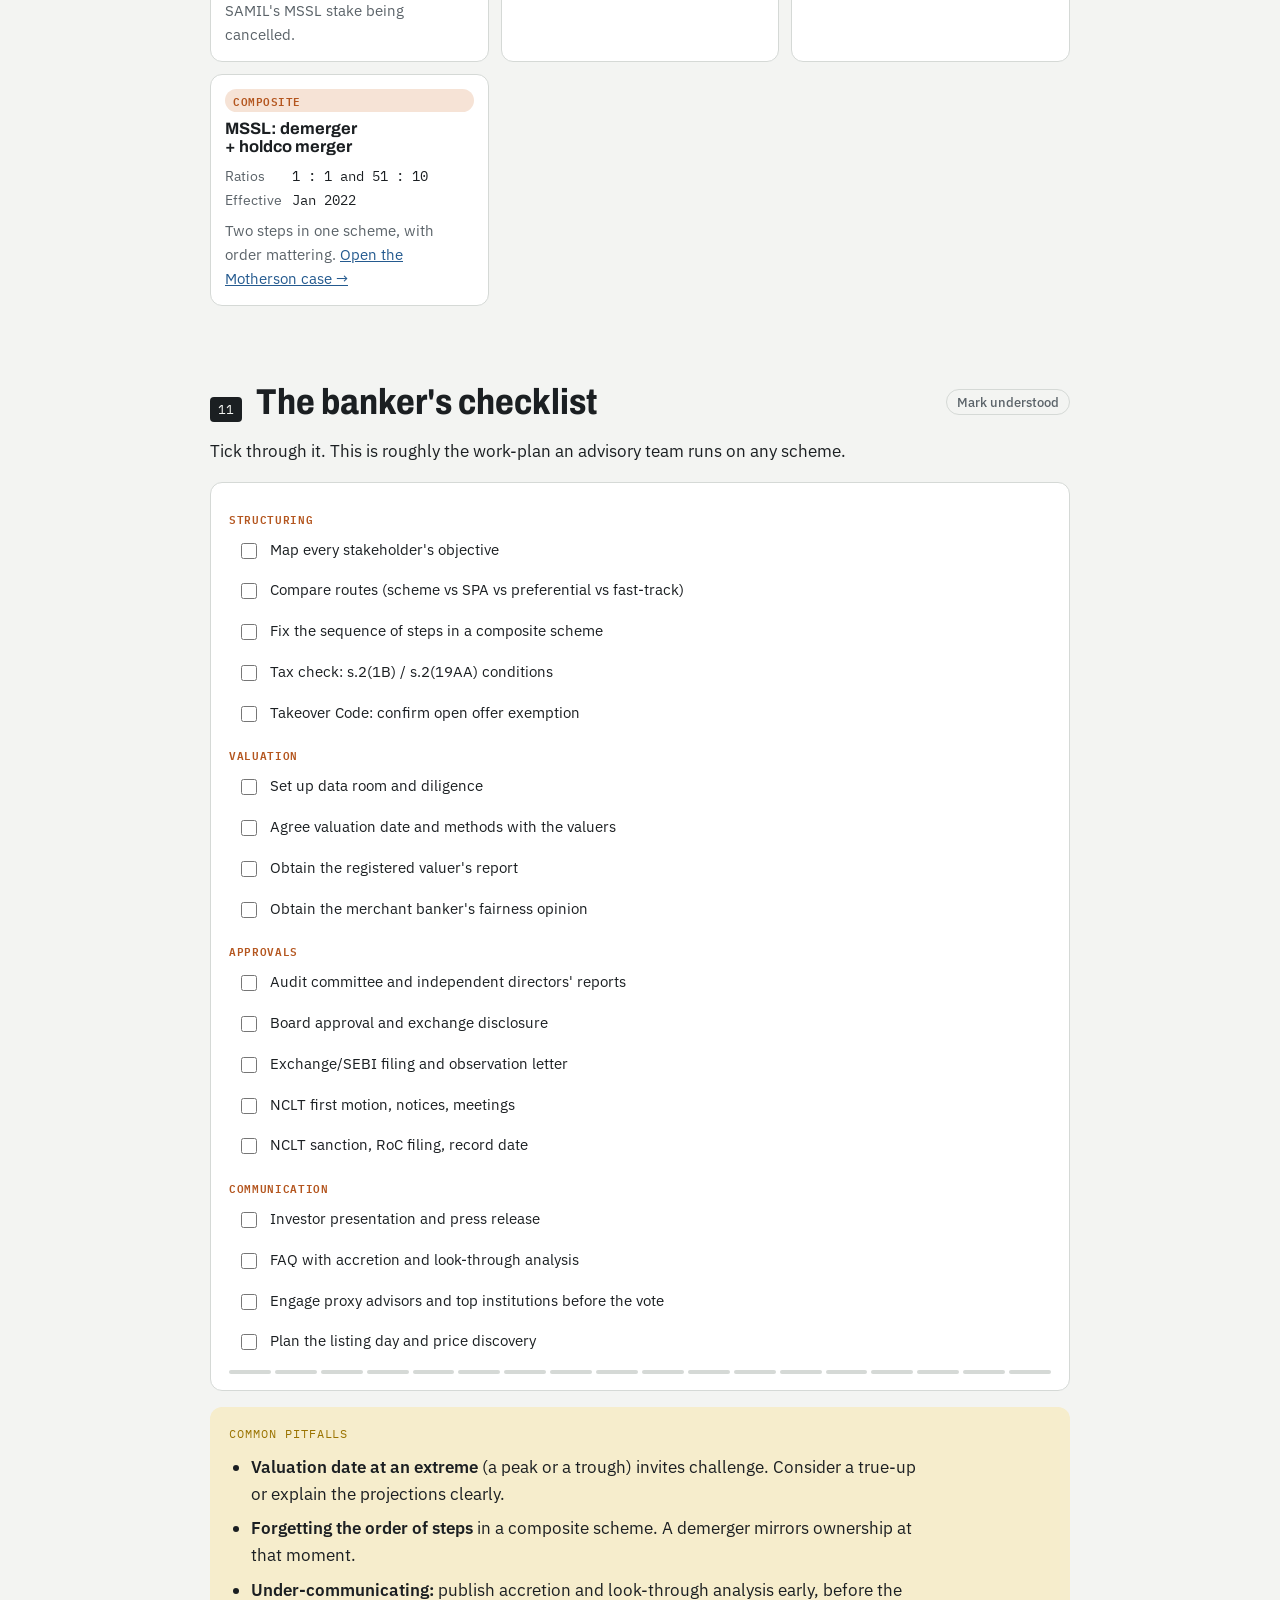
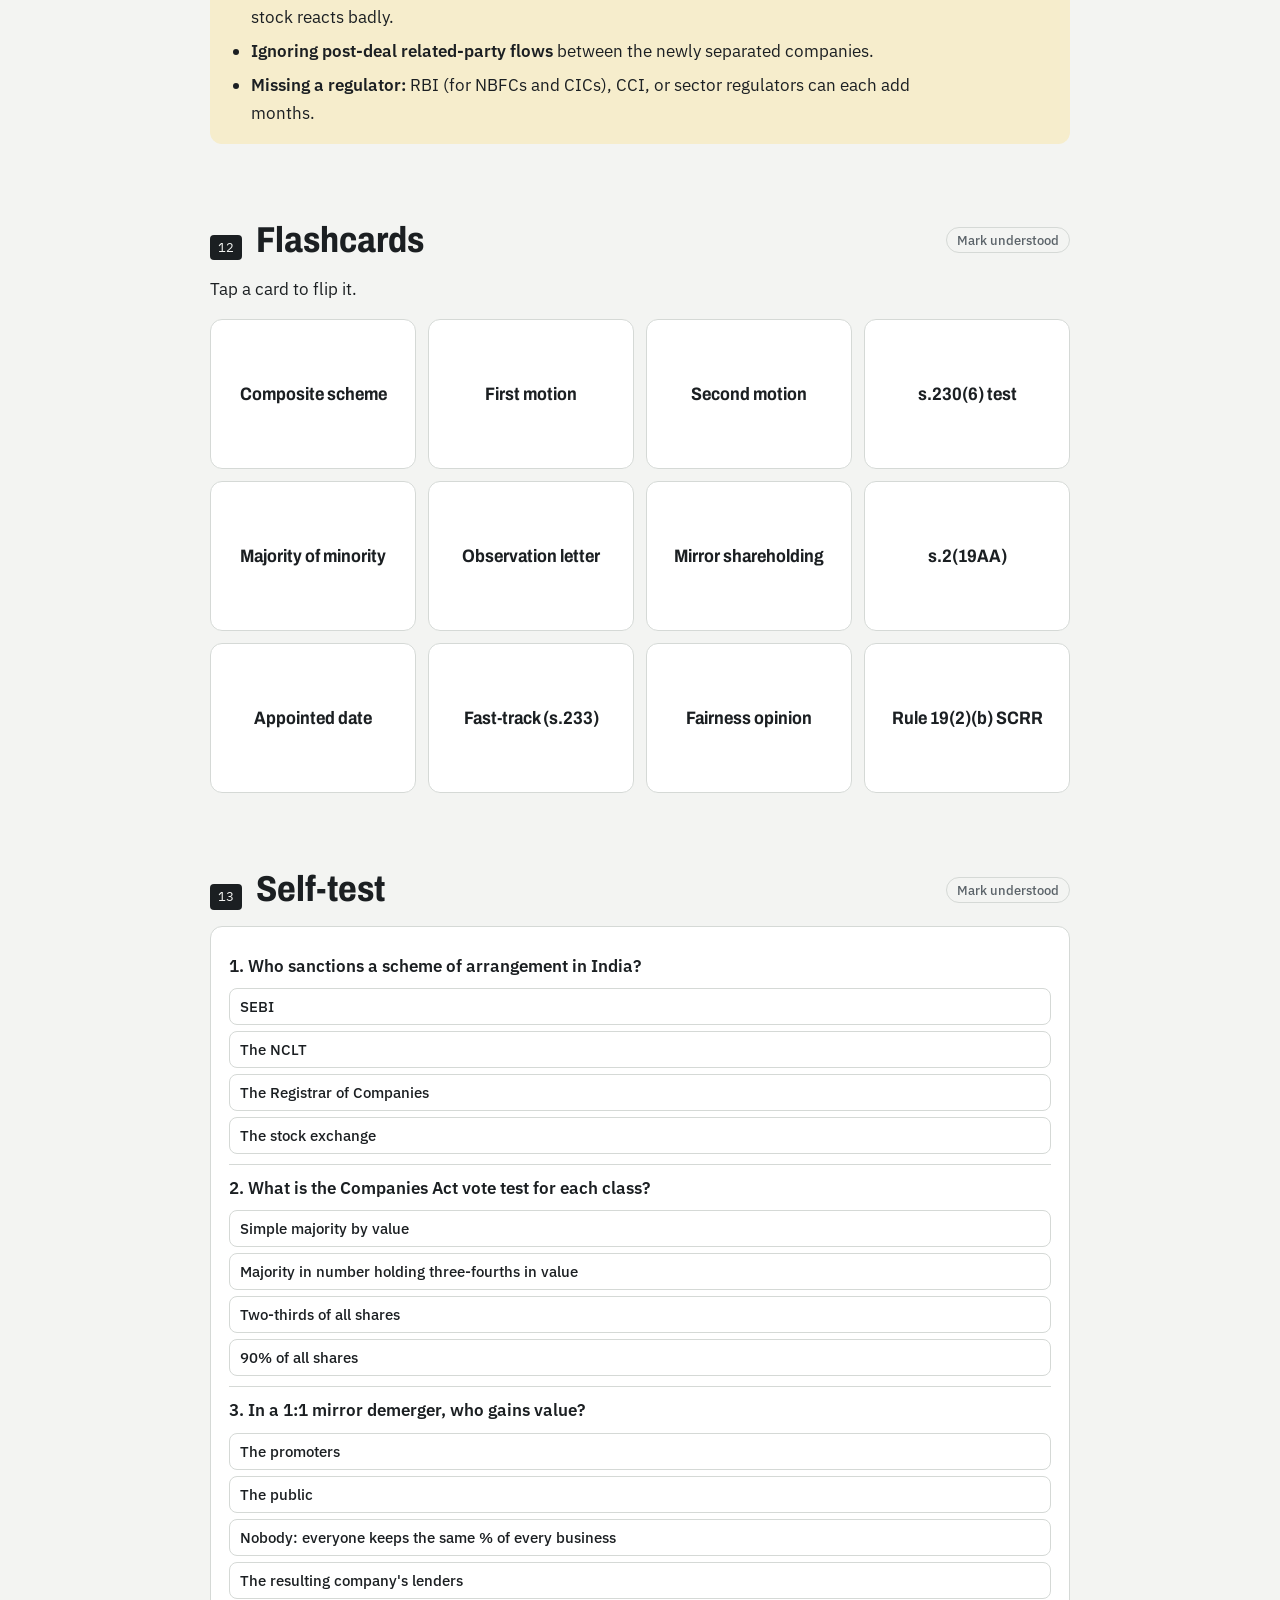
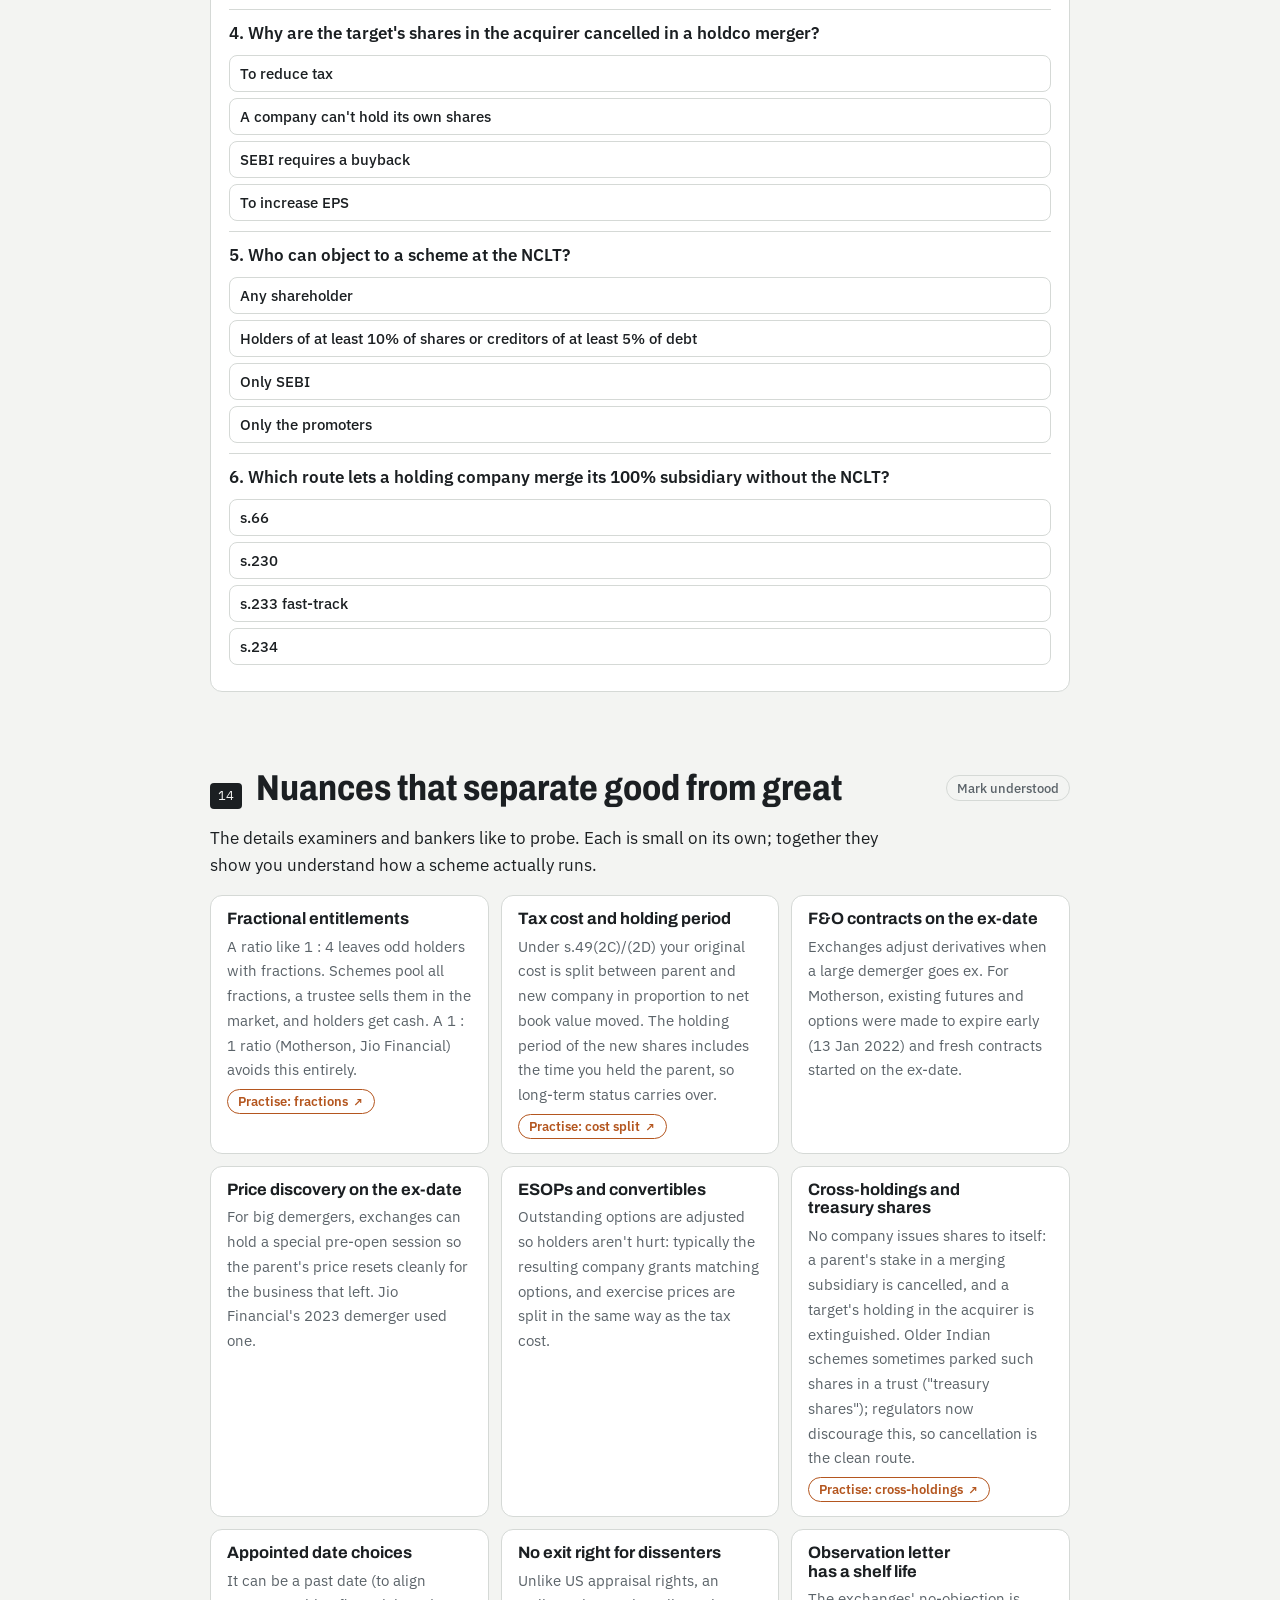
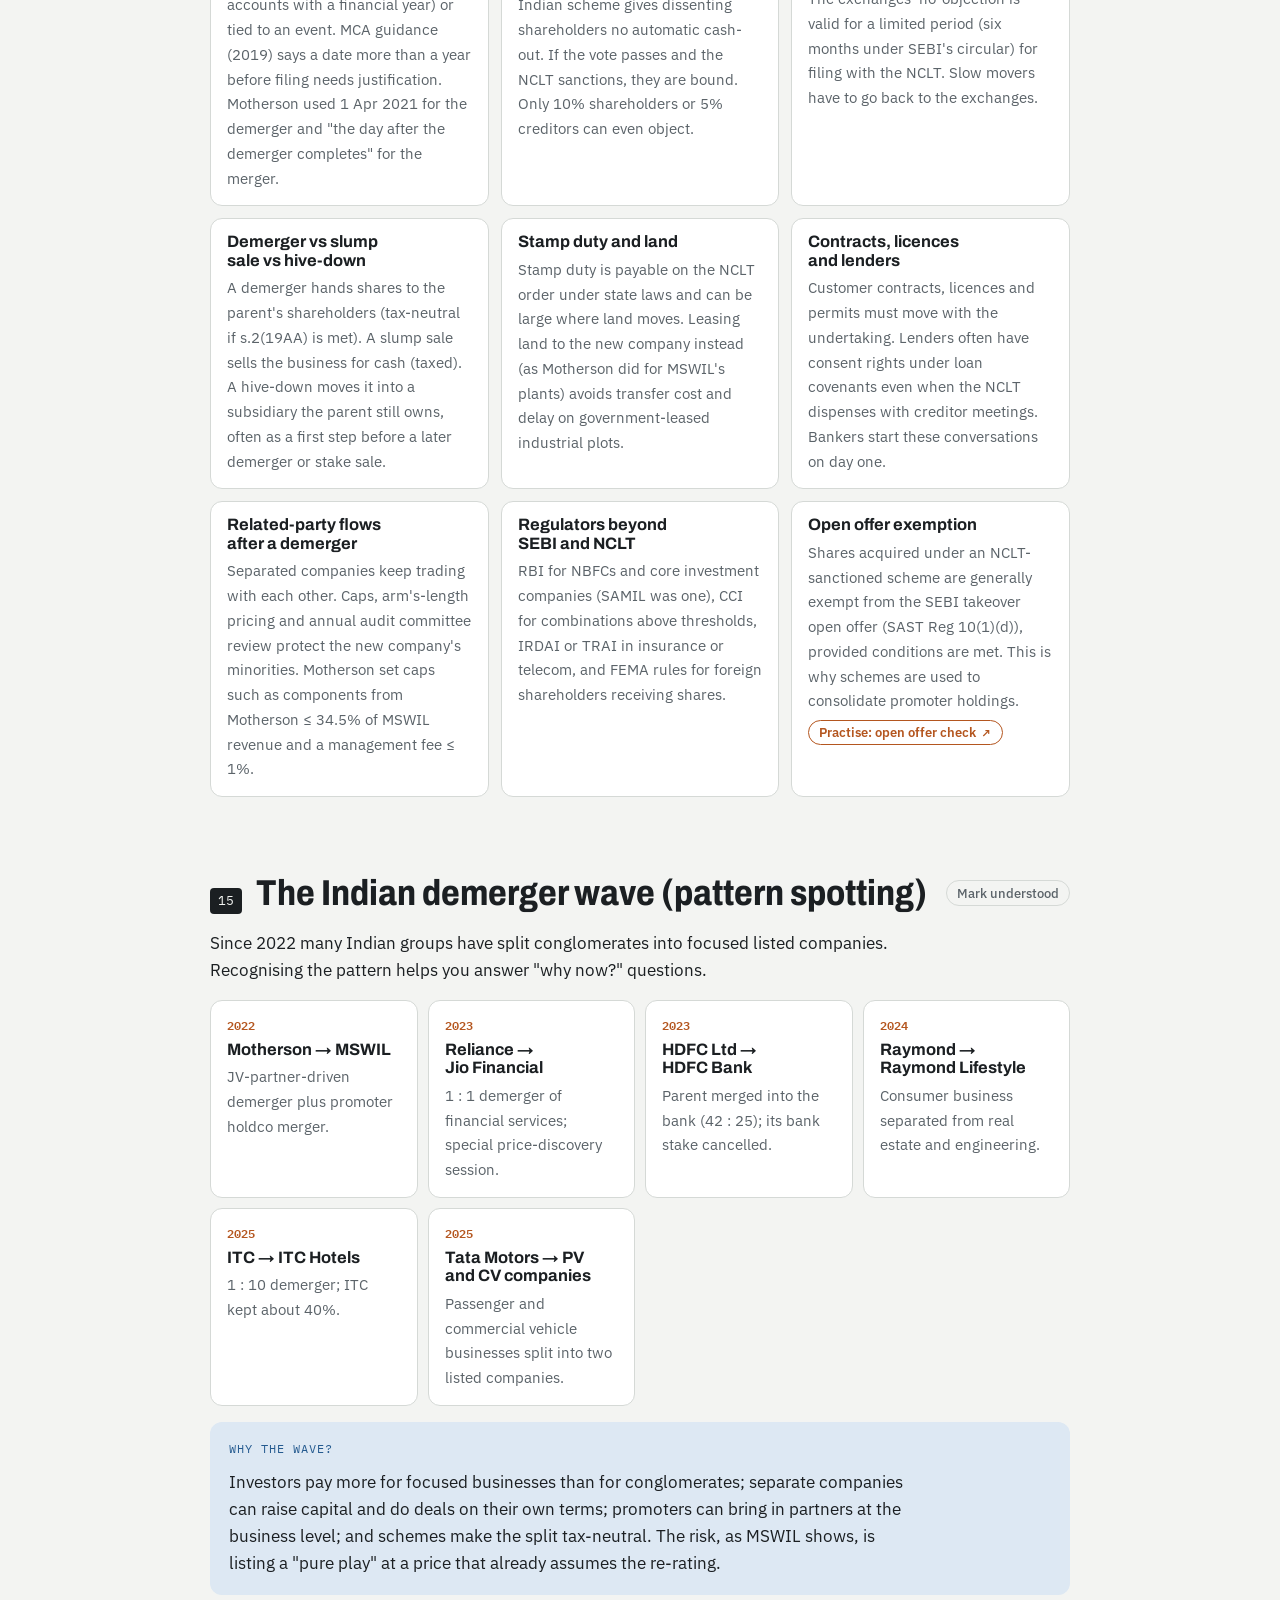
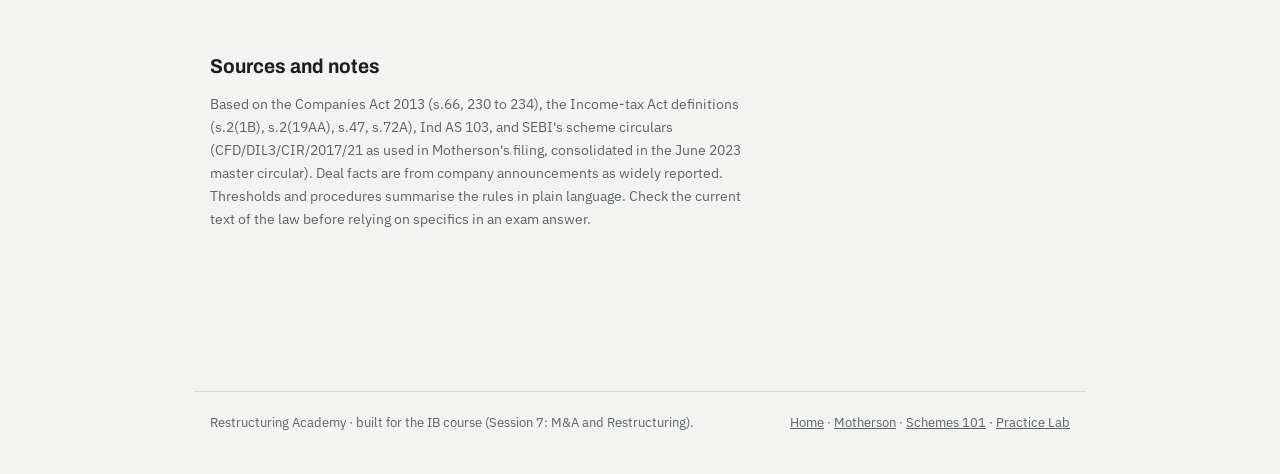
<file: schemes.html>
<!doctype html>
<html lang="en"><head><meta charset="utf-8"><meta name="viewport" content="width=device-width,initial-scale=1,viewport-fit=cover">
<style>:root{padding-top:env(safe-area-inset-top,0px);padding-bottom:env(safe-area-inset-bottom,0px)}body{margin:0}img{max-width:100%}[hidden]{display:none!important}</style>
<title>Schemes of Arrangement 101</title>
<meta name="claude:viewport-fit-sides" content="cover">
<meta name="description" content="How Indian schemes of arrangement work, with interactives and nuances.">
<link rel="preconnect" href="https://fonts.googleapis.com"><link rel="stylesheet" href="https://fonts.googleapis.com/css2?family=Archivo:wdth,wght@62..125,500..800&family=IBM+Plex+Sans:ital,wght@0,400;0,500;0,600;1,400&family=IBM+Plex+Mono:wght@400;500;600&display=swap">
<link rel="stylesheet" href="assets/site.css">
</head><body data-page="schemes">
<div class="appbar"><div class="in">
  <a class="brand" href="index.html" style="text-decoration:none;color:inherit"><svg width="22" height="22" viewBox="0 0 22 22" aria-hidden="true"><path d="M2 6c5 0 6 10 11 10s5-6 7-6" fill="none" stroke="var(--copper)" stroke-width="2.4" stroke-linecap="round"/><path d="M2 12c4 0 5-6 9-6s5 10 9 10" fill="none" stroke="var(--blue)" stroke-width="2.4" stroke-linecap="round"/></svg><span>Restructuring</span><span class="full">Academy</span></a>
  <nav class="navlinks" aria-label="Pages"><a href="index.html">Home</a><a href="motherson.html">Motherson case</a><a href="schemes.html" aria-current="page">Schemes 101</a><a href="practice.html">Practice Lab</a></nav>
  <div class="bar-right"><span class="donechip" id="doneChip"></span>
    <button class="iconbtn" type="button" onclick="openPal()" aria-label="Search"><svg width="15" height="15" viewBox="0 0 16 16" aria-hidden="true"><circle cx="7" cy="7" r="5" fill="none" stroke="currentColor" stroke-width="1.6"/><path d="M11 11l3.5 3.5" stroke="currentColor" stroke-width="1.6" stroke-linecap="round"/></svg><span class="lbl">Search</span><kbd>/</kbd></button>
    <button class="iconbtn" type="button" id="themeBtn" onclick="cycleTheme()"></button></div>
</div><div class="readbar" id="readbar"></div></div>
<main>
<div class="wrap">
<header class="hero2">
  <div class="eyebrow">Companion guide · Indian corporate restructuring</div>
  <h1 style="margin-top:10px">Schemes of Arrangement 101</h1>
  <p class="lede">The legal machine behind Motherson's deal, explained on its own. What a scheme is, when bankers use one, how it moves through SEBI and the NCLT, the vote maths, tax and accounting, and four real Indian deals to compare.</p>
  <svg class="herowires" viewBox="0 0 800 70" preserveAspectRatio="none" aria-hidden="true"><path d="M0 20 C120 5 200 45 320 25 S560 5 800 22" style="stroke:var(--copper)"/><path d="M0 38 C140 55 240 15 380 36 S600 60 800 38" style="stroke:var(--blue)"/><path d="M0 56 C100 40 260 66 400 52 S640 36 800 56" style="stroke:var(--green)"/></svg>
  <nav class="jump" aria-label="Scheme lessons">
    <a href="#s1"><span>01</span>What it is</a><a href="#s2"><span>02</span>Types</a><a href="#s3"><span>03</span>Which route?</a>
    <a href="#s4"><span>04</span>The process</a><a href="#s5"><span>05</span>Votes</a><a href="#s6"><span>06</span>SEBI layer</a>
    <a href="#s7"><span>07</span>Tax &amp; accounting</a><a href="#s8"><span>08</span>Dates</a><a href="#s9"><span>09</span>Swap ratio</a>
    <a href="#s10"><span>10</span>Real deals</a><a href="#s11"><span>11</span>Banker checklist</a><a href="#s12"><span>12</span>Flashcards</a><a href="#s13"><span>13</span>Self-test</a><a href="#s14"><span>14</span>Nuances</a><a href="#s15"><span>15</span>Demerger wave</a>
  </nav>
</header>

<section id="s1">
  <div class="lesson"><span class="n">01</span><h2>What a scheme of arrangement is</h2></div>
  <p>A <b>scheme of arrangement</b> is a plan to reorganise one or more companies that the company proposes, its shareholders and creditors vote on, and a tribunal (the <b>NCLT</b>) then sanctions. Once sanctioned, it binds <b>everyone</b> in the classes that voted, including people who voted against or didn't vote.</p>
  <div class="box key"><span class="eyebrow">Plain-English analogy</span>
    <p>Think of a housing society that wants to merge with the society next door. You can't get 500 people to each sign a separate contract. So the committee drafts one plan, every member votes, a court checks it is fair, and then the plan applies to all 500 people at once. That is a scheme.</p></div>
  <div class="tbl"><table>
    <thead><tr><th>Section (Companies Act, 2013)</th><th>What it covers</th></tr></thead>
    <tbody>
      <tr><td><b>s.230</b></td><td>Compromise or arrangement with members or creditors. The umbrella power, covering meetings, notices to regulators, and who may object.</td></tr>
      <tr><td><b>s.231</b></td><td>The NCLT's power to enforce and supervise the scheme after sanction.</td></tr>
      <tr><td><b>s.232</b></td><td>Mergers, amalgamations and demergers specifically: what the scheme must contain and the sanction order.</td></tr>
      <tr><td><b>s.233</b></td><td>Fast-track merger for small companies, a holding company with its wholly owned subsidiary, and startups. Approved by the Regional Director, with no NCLT hearing.</td></tr>
      <tr><td><b>s.234</b></td><td>Cross-border mergers (with RBI rules).</td></tr>
      <tr><td><b>s.66</b></td><td>Reduction of share capital, often bundled into schemes.</td></tr>
    </tbody>
  </table></div>
  <div class="grid2">
    <div class="card"><h4>Why bankers love schemes</h4><p>Consideration can be paid in shares, so no cash is needed. It is tax-neutral if the conditions are met. It binds every holder, so there are no hold-outs. It is generally exempt from the takeover open offer. And several steps can go into one composite scheme.</p></div>
    <div class="card"><h4>Why they are hard</h4><p>They are slow (9 to 18 months), go through many regulators, and every step is public. Valuation is open to challenge, and in promoter-linked deals the public's vote can block them.</p></div>
  </div>
</section>

<section id="s2">
  <div class="lesson"><span class="n">02</span><h2>The main types, animated</h2></div>
  <div class="types">
    <div class="tcard"><svg viewBox="0 0 160 80" aria-hidden="true"><circle class="a-ml" cx="50" cy="40" r="18"/><circle class="a-mr" cx="110" cy="40" r="18"/></svg><h4>Merger / amalgamation</h4><p>Two companies become one. Shareholders of the company that disappears get shares of the survivor at a swap ratio. <i>Example: HDFC Ltd into HDFC Bank.</i></p></div>
    <div class="tcard"><svg viewBox="0 0 160 80" aria-hidden="true"><circle class="a-dl" cx="80" cy="40" r="18"/><circle class="a-dr" cx="80" cy="40" r="18"/></svg><h4>Demerger</h4><p>A business undertaking moves into a new or existing company, and the parent's shareholders get its shares. Usually mirror ownership. <i>Example: Jio Financial, ITC Hotels, MSWIL.</i></p></div>
    <div class="tcard"><svg viewBox="0 0 160 80" aria-hidden="true"><rect class="a-big" x="40" y="40" width="80" height="32" rx="6"/><rect class="a-hold" x="60" y="6" width="40" height="22" rx="5"/></svg><h4>Promoter holdco merger</h4><p>The promoter's holding company merges into the listed company it owns. Its stake is cancelled and new shares go to the promoters directly. <i>Example: SAMIL into MSSL.</i></p></div>
    <div class="tcard"><svg viewBox="0 0 160 80" aria-hidden="true"><rect class="a-shell" x="20" y="22" width="40" height="36" rx="6"/><rect class="a-op" x="96" y="14" width="52" height="52" rx="6"/></svg><h4>Reverse merger</h4><p>A larger (often unlisted) operating company merges into a smaller listed one to get a listing. SEBI scrutinises these closely.</p></div>
    <div class="tcard"><svg viewBox="0 0 160 80" aria-hidden="true"><rect x="20" y="30" width="120" height="20" rx="4" class="a-cap-bg"/><rect class="a-cap" x="20" y="30" width="120" height="20" rx="4"/></svg><h4>Capital reduction (s.66)</h4><p>Cancel or return share capital, for example to write off accumulated losses or to return surplus cash.</p></div>
    <div class="tcard"><svg viewBox="0 0 160 80" aria-hidden="true"><rect x="20" y="30" width="120" height="20" rx="4" class="a-cap-bg"/><rect class="a-debt" x="20" y="30" width="120" height="20" rx="4"/></svg><h4>Creditor compromise</h4><p>Lenders agree to take less, or to convert debt into equity, under a court-approved plan (outside the IBC).</p></div>
  </div>
</section>

<section id="s3">
  <div class="lesson"><span class="n">03</span><h2>Which route? The banker's decision</h2></div>
  <p>A scheme is one of several ways to move a business or a stake. Answer five questions and the route finder suggests the best one, the way a banker would in a structuring paper.</p>
  <div class="box">
    <div id="rf" class="rf"></div>
    <div id="rfout" class="verdict good"></div>
  </div>
  <div class="tbl"><table>
    <thead><tr><th>Route</th><th>Paid in</th><th>Who approves</th><th>Tax-neutral?</th><th>Open offer?</th><th>Typical time</th></tr></thead>
    <tbody>
      <tr><td><b>NCLT scheme</b> (s.230 to 232)</td><td>Shares (or cash)</td><td>Board, shareholders and creditors, SEBI/exchanges, NCLT</td><td class="ok">Yes, if conditions met</td><td class="ok">Generally exempt</td><td>9 to 18 months</td></tr>
      <tr><td><b>Fast-track merger</b> (s.233)</td><td>Shares</td><td>90% of shares, 9/10 of creditors by value, Regional Director</td><td class="ok">Yes</td><td>n/a (mostly internal)</td><td>3 to 6 months</td></tr>
      <tr><td><b>Share purchase</b> (SPA)</td><td>Cash</td><td>Buyer and seller; CCI if large</td><td class="no">No, the seller pays capital gains</td><td class="no">Yes if a threshold is crossed</td><td>2 to 6 months</td></tr>
      <tr><td><b>Preferential allotment</b></td><td>Shares or cash</td><td>Shareholders (special resolution), exchanges</td><td class="no">No, for an asset swap</td><td class="no">Yes if a threshold is crossed</td><td>1 to 3 months</td></tr>
      <tr><td><b>Slump sale</b></td><td>Cash (lump sum)</td><td>Board and shareholders</td><td class="no">No (taxed, with special rules)</td><td>n/a</td><td>2 to 4 months</td></tr>
    </tbody>
  </table></div>
</section>

<section id="s4">
  <div class="lesson"><span class="n">04</span><h2>The process, end to end</h2></div>
  <p>The bars show a typical listed-company scheme in months. Switch on the overlay to see where Motherson's actual milestones fell. Click any phase to see who does what.</p>
  <div class="box">
    <div class="btns"><button class="btn" id="ganttOv" aria-pressed="false">Overlay Motherson's actual dates</button><button class="btn" id="ganttReplay">↻ Replay</button></div>
    <div class="gantt" id="gantt"></div>
    <div class="gdetail" id="gdetail"></div>
  </div>
  <div class="box bank"><span class="eyebrow">Two-motion structure in one line</span>
    <p><b>First motion:</b> "Tribunal, please let us call meetings." <b>Second motion:</b> "Tribunal, the members voted yes. Please sanction the scheme." Between the two come the notices to regulators (30 days to respond) and the meetings.</p></div>
</section>

<section id="s5">
  <div class="lesson"><span class="n">05</span><h2>The vote tests, with a calculator</h2></div>
  <div class="grid2">
    <div class="card"><h4>Companies Act test (s.230(6))</h4><p>Each class (shareholders, secured creditors, unsecured creditors) must approve by a <b>majority in number</b> of those voting, who also hold <b>three-fourths in value</b> of the votes cast.</p></div>
    <div class="card"><h4>SEBI majority-of-minority</h4><p>For listed companies, where promoters or related parties benefit (for example a promoter entity merging in, or shares going to promoters), the <b>public shareholders' votes for must exceed their votes against</b>. Promoter votes don't count for this test.</p></div>
    <div class="card"><h4>Who can object</h4><p>Only holders of <b>at least 10% of shares</b>, or creditors owed <b>at least 5% of total debt</b>, can object at the NCLT (s.230(4)). This stops tiny holders from blocking deals.</p></div>
    <div class="card"><h4>Skipping meetings</h4><p>The NCLT can dispense with a creditors' meeting if creditors holding <b>90% in value</b> consent by affidavit (s.230(9)). It dispensed with creditor meetings in Motherson's case.</p></div>
  </div>
  <div class="box">
    <span class="eyebrow">Vote calculator (illustrative numbers)</span>
    <div class="vcalc">
      <label class="ctl" for="vf">Shares voted FOR (all holders, mn)<input type="number" id="vf" value="2700"></label>
      <label class="ctl" for="va">Shares voted AGAINST (all holders, mn)<input type="number" id="va" value="60"></label>
      <label class="ctl" for="nf">Number of holders voting FOR<input type="number" id="nf" value="5200"></label>
      <label class="ctl" for="na">Number of holders voting AGAINST<input type="number" id="na" value="310"></label>
      <label class="ctl" for="pf">Public shares voted FOR (mn)<input type="number" id="pf" value="760"></label>
      <label class="ctl" for="pa">Public shares voted AGAINST (mn)<input type="number" id="pa" value="4.3"></label>
    </div>
    <div class="checks" id="vchecks"></div>
    <p class="note">Try making public AGAINST larger than public FOR. The scheme fails even though promoters vote 100% for it. That is the protection Motherson's minorities had (they actually voted 99.44% for).</p>
  </div>
</section>

<section id="s6">
  <div class="lesson"><span class="n">06</span><h2>The SEBI layer for listed companies</h2></div>
  <p>A listed company can't go straight to the NCLT. It first files the draft scheme with the stock exchanges, which consult SEBI and issue an <b>observation letter</b> (no-objection). The rules are in SEBI's master circular on schemes of arrangement by listed entities (June 2023), which consolidated the earlier 2017 circular Motherson followed.</p>
  <div class="grid2">
    <div class="card"><h4>Documents filed</h4><p>Draft scheme; <b>valuation report</b> from a registered valuer; <b>fairness opinion</b> from a SEBI-registered merchant banker; <b>audit committee report</b>; report of the committee of <b>independent directors</b> (required since 2021); auditor's certificate on accounting; pre- and post-scheme shareholding; complaints report.</p></div>
    <div class="card"><h4>Listing a demerged company</h4><p>The new company lists without an IPO, using a relaxation under Rule 19(2)(b) of the SCRR. It must publish an <b>information document</b>, not a DRHP. Ownership must largely mirror the parent, public holding must be at least 25%, and promoters' shares are locked in.</p></div>
    <div class="card"><h4>Investor protection</h4><p>Majority-of-minority vote where promoters benefit; disclosure of valuation methods; a complaints window after filing; and exchange and SEBI comments that must be addressed before the NCLT.</p></div>
    <div class="card"><h4>Price discovery</h4><p>On the ex-date of large demergers, exchanges can run a special pre-open session so the parent's price adjusts for the business that left. Jio Financial's 2023 demerger used one.</p></div>
  </div>
</section>

<section id="s7">
  <div class="lesson"><span class="n">07</span><h2>Tax and accounting</h2></div>
  <div class="tbl"><table>
    <thead><tr><th>Item</th><th>Merger / amalgamation</th><th>Demerger</th></tr></thead>
    <tbody>
      <tr><td>Income-tax definition</td><td><b>s.2(1B):</b> all assets and liabilities move, and holders of at least 75% in value become shareholders of the survivor</td><td><b>s.2(19AA):</b> all assets and liabilities of the undertaking move at book value, shares are issued proportionately, holders of at least 75% in value become shareholders, and it is a going concern</td></tr>
      <tr><td>Tax for shareholders</td><td>Exempt under s.47; the old cost carries over to the new shares</td><td>Exempt under s.47; cost is split between parent and new company in proportion to net book value</td></tr>
      <tr><td>Tax for companies</td><td>Transfer is not taxed; losses may carry forward under s.72A if conditions are met</td><td>Transfer is not taxed; losses linked to the undertaking can move</td></tr>
      <tr><td>Accounting</td><td colspan="2">Ind AS 103. Group reorganisations like Motherson's are "common control" combinations, accounted at book values (pooling of interests, Appendix C) rather than fair value with goodwill.</td></tr>
      <tr><td>Stamp duty</td><td colspan="2">Payable on the NCLT order under state stamp laws. It can be significant where land moves, which is one reason Motherson kept DWH's factory land and leased it to MSWIL instead.</td></tr>
    </tbody>
  </table></div>
</section>

<section id="s8">
  <div class="lesson"><span class="n">08</span><h2>The four dates that confuse everyone</h2></div>
  <div class="dates" id="dates"></div>
  <p class="note">Hover or tap a marker. The appointed date can come <i>before</i> the effective date, which is why accounts get restated from an earlier date.</p>
</section>

<section id="s9">
  <div class="lesson"><span class="n">09</span><h2>Swap ratio maker (any deal)</h2></div>
  <p>Every merger ratio comes from the same idea: <b>value per share of the target ÷ value per share of the acquirer</b>. Enter any two companies' equity values and share counts.</p>
  <div class="box">
    <div class="vcalc">
      <label class="ctl" for="ae">Acquirer equity value (₹ cr)<input type="number" id="ae" value="31930"></label>
      <label class="ctl" for="as">Acquirer shares (mn)<input type="number" id="as" value="3157.9"></label>
      <label class="ctl" for="te">Target equity value (₹ cr)<input type="number" id="te" value="24440"></label>
      <label class="ctl" for="ts">Target shares (mn)<input type="number" id="ts" value="473.6"></label>
      <label class="ctl" for="cx">Target's shares in acquirer to cancel (mn)<input type="number" id="cx" value="1055.8"></label>
    </div>
    <div class="out" id="srout" style="grid-template-columns:repeat(auto-fit,minmax(150px,1fr))"></div>
    <p class="note">Prefilled with Motherson's numbers. Set "cancel" to 0 for a normal merger where the target doesn't own acquirer shares.</p>
  </div>
</section>

<section id="s10">
  <div class="lesson"><span class="n">10</span><h2>Four Indian deals side by side</h2></div>
  <div class="gallery">
    <div class="gcard"><span class="tag t-blue">Merger</span><h4>HDFC Ltd → HDFC Bank</h4><dl><dt>Ratio</dt><dd>42 bank shares : 25 HDFC</dd><dt>Effective</dt><dd>1 Jul 2023</dd></dl><p>The parent (which held about 21% of the bank) merged into the bank, and its own bank shares were cancelled. <b>Parallel:</b> exactly like SAMIL's MSSL stake being cancelled.</p></div>
    <div class="gcard"><span class="tag t-green">Demerger</span><h4>Reliance → Jio Financial</h4><dl><dt>Ratio</dt><dd>1 : 1</dd><dt>Listed</dt><dd>Aug 2023</dd></dl><p>Financial services were demerged with mirror ownership, with a special price-discovery session on the ex-date. <b>Parallel:</b> the 1:1 mirror demerger, like MSWIL.</p></div>
    <div class="gcard"><span class="tag t-green">Demerger</span><h4>ITC → ITC Hotels</h4><dl><dt>Ratio</dt><dd>1 hotels share : 10 ITC</dd><dt>Listed</dt><dd>Jan 2025</dd></dl><p>ITC kept about 40% and shareholders got about 60% directly. <b>Parallel:</b> the parent keeping a large stake, like Motherson keeping 33.4% of MSWIL.</p></div>
    <div class="gcard"><span class="tag t-copper">Composite</span><h4>MSSL: demerger + holdco merger</h4><dl><dt>Ratios</dt><dd>1 : 1 and 51 : 10</dd><dt>Effective</dt><dd>Jan 2022</dd></dl><p>Two steps in one scheme, with order mattering. <a href="motherson.html">Open the Motherson case →</a></p></div>
  </div>
</section>

<section id="s11">
  <div class="lesson"><span class="n">11</span><h2>The banker's checklist</h2></div>
  <p>Tick through it. This is roughly the work-plan an advisory team runs on any scheme.</p>
  <div class="box"><div id="checklist" class="checklist"></div><div class="progress" id="clprog"></div></div>
  <div class="box warn"><span class="eyebrow">Common pitfalls</span>
    <ul class="plain">
      <li><b>Valuation date at an extreme</b> (a peak or a trough) invites challenge. Consider a true-up or explain the projections clearly.</li>
      <li><b>Forgetting the order of steps</b> in a composite scheme. A demerger mirrors ownership at that moment.</li>
      <li><b>Under-communicating:</b> publish accretion and look-through analysis early, before the stock reacts badly.</li>
      <li><b>Ignoring post-deal related-party flows</b> between the newly separated companies.</li>
      <li><b>Missing a regulator:</b> RBI (for NBFCs and CICs), CCI, or sector regulators can each add months.</li>
    </ul></div>
</section>

<section id="s12">
  <div class="lesson"><span class="n">12</span><h2>Flashcards</h2></div>
  <p>Tap a card to flip it.</p>
  <div class="flash" id="flash"></div>
</section>

<section id="s13">
  <div class="lesson"><span class="n">13</span><h2>Self-test</h2></div>
  <div class="box"><div id="quiz"></div><div id="qscore" class="verdict mid" hidden></div></div>
</section>

<section id="s14">
  <div class="lesson"><span class="n">14</span><h2>Nuances that separate good from great</h2></div>
  <p>The details examiners and bankers like to probe. Each is small on its own; together they show you understand how a scheme actually runs.</p>
  <div class="nuance"><div class="card"><h4>Fractional entitlements</h4><p>A ratio like 1 : 4 leaves odd holders with fractions. Schemes pool all fractions, a trustee sells them in the market, and holders get cash. A 1 : 1 ratio (Motherson, Jio Financial) avoids this entirely.</p><p><a class="go" href="practice.html#c-fractions" target="_blank" rel="noopener">Practise: fractions</a></p></div><div class="card"><h4>Tax cost and holding period</h4><p>Under s.49(2C)/(2D) your original cost is split between parent and new company in proportion to net book value moved. The holding period of the new shares includes the time you held the parent, so long-term status carries over.</p><p><a class="go" href="practice.html#c-ex-price-cost" target="_blank" rel="noopener">Practise: cost split</a></p></div><div class="card"><h4>F&amp;O contracts on the ex-date</h4><p>Exchanges adjust derivatives when a large demerger goes ex. For Motherson, existing futures and options were made to expire early (13 Jan 2022) and fresh contracts started on the ex-date.</p></div><div class="card"><h4>Price discovery on the ex-date</h4><p>For big demergers, exchanges can hold a special pre-open session so the parent's price resets cleanly for the business that left. Jio Financial's 2023 demerger used one.</p></div><div class="card"><h4>ESOPs and convertibles</h4><p>Outstanding options are adjusted so holders aren't hurt: typically the resulting company grants matching options, and exercise prices are split in the same way as the tax cost.</p></div><div class="card"><h4>Cross-holdings and treasury shares</h4><p>No company issues shares to itself: a parent's stake in a merging subsidiary is cancelled, and a target's holding in the acquirer is extinguished. Older Indian schemes sometimes parked such shares in a trust ("treasury shares"); regulators now discourage this, so cancellation is the clean route.</p><p><a class="go" href="practice.html#c-cross-holding" target="_blank" rel="noopener">Practise: cross-holdings</a></p></div><div class="card"><h4>Appointed date choices</h4><p>It can be a past date (to align accounts with a financial year) or tied to an event. MCA guidance (2019) says a date more than a year before filing needs justification. Motherson used 1 Apr 2021 for the demerger and "the day after the demerger completes" for the merger.</p></div><div class="card"><h4>No exit right for dissenters</h4><p>Unlike US appraisal rights, an Indian scheme gives dissenting shareholders no automatic cash-out. If the vote passes and the NCLT sanctions, they are bound. Only 10% shareholders or 5% creditors can even object.</p></div><div class="card"><h4>Observation letter has a shelf life</h4><p>The exchanges' no-objection is valid for a limited period (six months under SEBI's circular) for filing with the NCLT. Slow movers have to go back to the exchanges.</p></div><div class="card"><h4>Demerger vs slump sale vs hive-down</h4><p>A demerger hands shares to the parent's shareholders (tax-neutral if s.2(19AA) is met). A slump sale sells the business for cash (taxed). A hive-down moves it into a subsidiary the parent still owns, often as a first step before a later demerger or stake sale.</p></div><div class="card"><h4>Stamp duty and land</h4><p>Stamp duty is payable on the NCLT order under state laws and can be large where land moves. Leasing land to the new company instead (as Motherson did for MSWIL's plants) avoids transfer cost and delay on government-leased industrial plots.</p></div><div class="card"><h4>Contracts, licences and lenders</h4><p>Customer contracts, licences and permits must move with the undertaking. Lenders often have consent rights under loan covenants even when the NCLT dispenses with creditor meetings. Bankers start these conversations on day one.</p></div><div class="card"><h4>Related-party flows after a demerger</h4><p>Separated companies keep trading with each other. Caps, arm's-length pricing and annual audit committee review protect the new company's minorities. Motherson set caps such as components from Motherson ≤ 34.5% of MSWIL revenue and a management fee ≤ 1%.</p></div><div class="card"><h4>Regulators beyond SEBI and NCLT</h4><p>RBI for NBFCs and core investment companies (SAMIL was one), CCI for combinations above thresholds, IRDAI or TRAI in insurance or telecom, and FEMA rules for foreign shareholders receiving shares.</p></div><div class="card"><h4>Open offer exemption</h4><p>Shares acquired under an NCLT-sanctioned scheme are generally exempt from the SEBI takeover open offer (SAST Reg 10(1)(d)), provided conditions are met. This is why schemes are used to consolidate promoter holdings.</p><p><a class="go" href="practice.html#c-open-offer" target="_blank" rel="noopener">Practise: open offer check</a></p></div>
  </div>
</section>
<section id="s15">
  <div class="lesson"><span class="n">15</span><h2>The Indian demerger wave (pattern spotting)</h2></div>
  <p>Since 2022 many Indian groups have split conglomerates into focused listed companies. Recognising the pattern helps you answer "why now?" questions.</p>
  <div class="wave">
    <div class="card"><span class="yr">2022</span><h4>Motherson → MSWIL</h4><p>JV-partner-driven demerger plus promoter holdco merger.</p></div>
    <div class="card"><span class="yr">2023</span><h4>Reliance → Jio Financial</h4><p>1 : 1 demerger of financial services; special price-discovery session.</p></div>
    <div class="card"><span class="yr">2023</span><h4>HDFC Ltd → HDFC Bank</h4><p>Parent merged into the bank (42 : 25); its bank stake cancelled.</p></div>
    <div class="card"><span class="yr">2024</span><h4>Raymond → Raymond Lifestyle</h4><p>Consumer business separated from real estate and engineering.</p></div>
    <div class="card"><span class="yr">2025</span><h4>ITC → ITC Hotels</h4><p>1 : 10 demerger; ITC kept about 40%.</p></div>
    <div class="card"><span class="yr">2025</span><h4>Tata Motors → PV and CV companies</h4><p>Passenger and commercial vehicle businesses split into two listed companies.</p></div>
  </div>
  <div class="box bank"><span class="eyebrow">Why the wave?</span><p>Investors pay more for focused businesses than for conglomerates; separate companies can raise capital and do deals on their own terms; promoters can bring in partners at the business level; and schemes make the split tax-neutral. The risk, as MSWIL shows, is listing a "pure play" at a price that already assumes the re-rating.</p></div>
</section>
<section class="srcs">
  <h3>Sources and notes</h3>
  <p class="note">Based on the Companies Act 2013 (s.66, 230 to 234), the Income-tax Act definitions (s.2(1B), s.2(19AA), s.47, s.72A), Ind AS 103, and SEBI's scheme circulars (CFD/DIL3/CIR/2017/21 as used in Motherson's filing, consolidated in the June 2023 master circular). Deal facts are from company announcements as widely reported. Thresholds and procedures summarise the rules in plain language. Check the current text of the law before relying on specifics in an exam answer.</p>
</section>
</div>

</main>
<div class="pal" id="pal" hidden><div class="palbox" role="dialog" aria-label="Search"><input id="palIn" placeholder="Search sections, cases and pages…" autocomplete="off"><div class="pallist" id="palList"></div><div class="palhint">↑ ↓ move · Enter open · Esc close · Shortcuts: 1 to 4 pages, d theme</div></div></div>
<button class="totop" id="totop" type="button" aria-label="Back to top">↑</button>
<div class="toast" id="toast" role="status"></div>
<footer class="foot"><span>Restructuring Academy · built for the IB course (Session 7: M&amp;A and Restructuring).</span><span><a href="index.html">Home</a> · <a href="motherson.html">Motherson</a> · <a href="schemes.html">Schemes 101</a> · <a href="practice.html">Practice Lab</a></span></footer>
<script src="assets/schemes.js"></script><script src="assets/site.js"></script>
</body></html>
</file>
<file: assets/site.css>
/* Layout: a single teaching column (~820px) of numbered lessons. Each lesson = plain explanation + one interactive (animation, simulator or calculator). Palette borrows wiring-harness insulation colours: copper, blue, green, yellow. */
:root{
  --bg:#f3f4f2; --panel:#ffffff; --ink:#1b1f22; --muted:#5b6369; --line:#d5d9d6; --soft:#e9ece9;
  --copper:#b4561f; --copper-soft:#f6e3d6;
  --blue:#245a8f; --blue-soft:#dde8f3;
  --green:#2f7a52; --green-soft:#dcefe3;
  --yellow:#9a7300; --yellow-soft:#f6edcc;
  --red:#b3261e; --red-soft:#f8dedb;
  --grey-soft:#e4e6e4;
  --f-display:"Archivo","Arial Narrow",system-ui,sans-serif;
  --f-body:"IBM Plex Sans",system-ui,-apple-system,"Segoe UI",sans-serif;
  --f-mono:"IBM Plex Mono",ui-monospace,Menlo,monospace;
}
@media (prefers-color-scheme: dark){:root:not([data-theme="light"]){
  --bg:#14171a; --panel:#1c2024; --ink:#e7e9e8; --muted:#9aa3a9; --line:#30363b; --soft:#23282d;
  --copper:#e48a52; --copper-soft:#3a2518; --blue:#7fb0e0; --blue-soft:#1b2a39;
  --green:#6cc496; --green-soft:#17301f; --yellow:#e2bb45; --yellow-soft:#342b10;
  --red:#f08a80; --red-soft:#3a1c1a; --grey-soft:#2a2f34; color-scheme:dark}}
:root[data-theme="dark"]{
  --bg:#14171a; --panel:#1c2024; --ink:#e7e9e8; --muted:#9aa3a9; --line:#30363b; --soft:#23282d;
  --copper:#e48a52; --copper-soft:#3a2518; --blue:#7fb0e0; --blue-soft:#1b2a39;
  --green:#6cc496; --green-soft:#17301f; --yellow:#e2bb45; --yellow-soft:#342b10;
  --red:#f08a80; --red-soft:#3a1c1a; --grey-soft:#2a2f34; color-scheme:dark}

html{scroll-behavior:smooth}
@media (prefers-reduced-motion:reduce){html{scroll-behavior:auto}*{transition:none!important;animation:none!important}}
body{background:var(--bg);color:var(--ink);font-family:var(--f-body);font-size:16.5px;line-height:1.65}
.wrap{max-width:860px;margin:0 auto;padding-left:max(16px,env(safe-area-inset-left,0px));padding-right:max(16px,env(safe-area-inset-right,0px));padding-block:36px 100px}
h1,h2,h3,h4{font-family:var(--f-display);text-wrap:balance;line-height:1.12;margin:0}
h1{font-size:clamp(36px,6.4vw,60px);font-weight:800;font-stretch:78%;letter-spacing:-.01em}
h2{font-size:clamp(26px,3.8vw,36px);font-weight:750;font-stretch:84%}
h3{font-size:20px;font-weight:700;font-stretch:94%}
h4{font-size:16.5px;font-weight:700}
p{margin:0;max-width:68ch}
a{color:var(--blue)}
b,strong{font-weight:600}
.eyebrow{font-family:var(--f-mono);font-size:12px;letter-spacing:.08em;text-transform:uppercase;color:var(--copper)}
.lede{font-size:19px;color:var(--muted);margin-top:14px}
.wire{height:6px;border-radius:3px;margin:22px 0 4px;background:linear-gradient(90deg,var(--copper) 0 25%,var(--blue) 25% 50%,var(--yellow) 50% 75%,var(--green) 75%)}
.k{font-family:var(--f-mono);font-size:.93em;font-variant-numeric:tabular-nums}
.note{font-size:14px;color:var(--muted)}
ul.plain,ol.plain{margin:0;padding-left:22px;display:grid;gap:7px;max-width:68ch}

/* jump menu */
.jump{display:flex;flex-wrap:wrap;gap:6px;margin-top:18px}
.jump a{font:500 13px var(--f-body);text-decoration:none;color:var(--ink);background:var(--panel);border:1px solid var(--line);border-radius:999px;padding:5px 11px}
.jump a span{font-family:var(--f-mono);color:var(--copper);margin-right:5px}
.jump a:hover{border-color:var(--copper)}

section{margin-top:76px;display:flex;flex-direction:column;gap:16px;scroll-margin-top:16px}
.lesson{display:flex;gap:14px;align-items:baseline}
.lesson .n{font-family:var(--f-mono);font-size:13px;color:var(--bg);background:var(--ink);border-radius:4px;padding:2px 8px;flex:none}
.box{background:var(--panel);border:1px solid var(--line);border-radius:12px;padding:16px 18px;display:grid;gap:10px}
.box.key{border-left:4px solid var(--copper)}
.box.say{background:var(--green-soft);border-color:transparent}
.box.say .eyebrow{color:var(--green)}
.box.bank{background:var(--blue-soft);border-color:transparent}
.box.bank .eyebrow{color:var(--blue)}
.box.warn{background:var(--yellow-soft);border-color:transparent}
.box.warn .eyebrow{color:var(--yellow)}
.grid2{display:grid;grid-template-columns:repeat(auto-fit,minmax(240px,1fr));gap:12px}
.card{background:var(--panel);border:1px solid var(--line);border-radius:12px;padding:14px 16px;display:flex;flex-direction:column;gap:6px;min-width:0}
.card p{font-size:15px;color:var(--muted)}
.tbl{overflow-x:auto;background:var(--panel);border:1px solid var(--line);border-radius:12px}
table{border-collapse:collapse;width:100%;min-width:520px;font-size:14.5px}
th,td{padding:9px 12px;text-align:left;border-bottom:1px solid var(--line);vertical-align:top}
th{font:600 11.5px var(--f-mono);letter-spacing:.05em;text-transform:uppercase;color:var(--muted);background:var(--soft)}
td.num,th.num{text-align:right;font-family:var(--f-mono);font-variant-numeric:tabular-nums;white-space:nowrap}
tr:last-child td{border-bottom:0}
tr.tot td{font-weight:600;background:var(--blue-soft)}
.up{color:var(--green);font-weight:600} .down{color:var(--copper);font-weight:600}
.ok{color:var(--green)} .no{color:var(--red)}

/* buttons & controls */
.btns{display:flex;flex-wrap:wrap;gap:6px;align-items:center}
.btn{font:500 14px var(--f-body);color:var(--ink);background:var(--panel);border:1px solid var(--line);border-radius:8px;padding:7px 12px;cursor:pointer}
.btn[aria-pressed="true"]{background:var(--ink);color:var(--bg);border-color:var(--ink)}
.btn.primary{background:var(--copper);color:#fff;border-color:var(--copper)}
.btn:focus-visible,a:focus-visible,summary:focus-visible,input:focus-visible{outline:2px solid var(--copper);outline-offset:2px}
input[type=range]{width:100%;accent-color:var(--copper)}
input[type=number]{font:500 16px var(--f-mono);width:120px;padding:6px 8px;border:1px solid var(--line);border-radius:8px;background:var(--panel);color:var(--ink)}
label.ctl{display:grid;gap:4px;font-size:14px;color:var(--muted)}
label.ctl b{color:var(--ink);font-family:var(--f-mono)}

/* ---------- basket animation ---------- */
.stage-scroll{overflow-x:auto;border-radius:10px}
.stage{position:relative;width:100%;min-width:660px;aspect-ratio:760/470;background:var(--soft);border-radius:10px;overflow:hidden}
.frame,.blk,.owners{position:absolute;transition:left .9s cubic-bezier(.6,.05,.3,1),top .9s cubic-bezier(.6,.05,.3,1),width .9s cubic-bezier(.6,.05,.3,1),height .9s cubic-bezier(.6,.05,.3,1),opacity .7s ease,transform .7s ease}
.frame{border:2px solid var(--blue);border-radius:12px;background:var(--panel)}
.frame.unl{border:2px dashed var(--yellow)}
.frame .fl{position:absolute;left:10px;top:6px;right:8px;font:700 13.5px var(--f-display);font-stretch:90%;line-height:1.2}
.frame .fl small{display:block;font:500 11px var(--f-mono);color:var(--muted);letter-spacing:.03em}
.blk{border-radius:8px;display:flex;flex-direction:column;justify-content:center;align-items:center;text-align:center;padding:4px;font:600 12.5px var(--f-body);line-height:1.2;overflow:hidden}
.blk small{font:500 10.5px var(--f-mono);opacity:.85;margin-top:2px}
.b-dwh{background:var(--green-soft);color:var(--green);border:1.5px solid var(--green)}
.b-oth{background:var(--blue-soft);color:var(--blue);border:1.5px solid var(--blue)}
.b-smrp{background:var(--copper-soft);color:var(--copper);border:1.5px solid var(--copper)}
.b-biz{background:var(--yellow-soft);color:var(--yellow);border:1.5px solid var(--yellow)}
.b-stake{background:repeating-linear-gradient(135deg,var(--grey-soft) 0 6px,var(--panel) 6px 12px);color:var(--ink);border:1.5px dashed var(--muted)}
.blk.cancel{text-decoration:line-through}
.owners{display:flex;flex-wrap:wrap;gap:4px;align-content:flex-start}
.chip{font:500 11.5px var(--f-mono);background:var(--panel);border:1px solid var(--line);border-radius:999px;padding:2px 7px;white-space:nowrap}
.chip.fam{border-color:var(--copper);color:var(--copper)} .chip.sws{border-color:var(--green);color:var(--green)} .chip.pub{border-color:var(--blue);color:var(--blue)}
.chip.par{border-color:var(--ink)}
.narr{min-height:118px}
.narr h3{margin-bottom:6px}
.progress{display:flex;gap:4px}
.progress i{flex:1;height:4px;border-radius:2px;background:var(--line);transition:background .4s}
.progress i.on{background:var(--copper)}

/* bars */
.bars{display:grid;gap:10px}
.barrow{display:grid;grid-template-columns:150px 1fr;gap:10px;align-items:center}
@media (max-width:560px){.barrow{grid-template-columns:1fr}}
.barrow .lab{font-size:14px;font-weight:600}
.stack{display:flex;height:34px;border-radius:7px;overflow:hidden;background:var(--soft)}
.seg{height:100%;display:flex;align-items:center;justify-content:center;font:600 12px var(--f-mono);color:#fff;white-space:nowrap;overflow:hidden;transition:flex-basis .9s cubic-bezier(.6,.05,.3,1)}
.s-fam{background:var(--copper)} .s-sws{background:var(--green)} .s-pub{background:var(--blue)} .s-par{background:#6b6f73} .s-sj{background:var(--yellow)}
.legend{display:flex;flex-wrap:wrap;gap:12px;font-size:13px;color:var(--muted)}
.legend span{display:inline-flex;gap:6px;align-items:center}
.sw{width:14px;height:12px;border-radius:3px;display:inline-block}

/* sim output */
.sim{display:grid;grid-template-columns:minmax(0,1fr) minmax(0,1fr);gap:16px}
@media (max-width:700px){.sim{grid-template-columns:1fr}}
.out{display:grid;grid-template-columns:repeat(2,minmax(0,1fr));gap:8px}
.o{background:var(--soft);border-radius:8px;padding:8px 10px}
.o .v{font:700 20px var(--f-display);font-stretch:85%;font-variant-numeric:tabular-nums}
.o .l{font-size:12.5px;color:var(--muted)}
.verdict{font-size:14.5px;padding:10px 12px;border-radius:8px}
.verdict.good{background:var(--green-soft);color:var(--green)} .verdict.bad{background:var(--red-soft);color:var(--red)} .verdict.mid{background:var(--yellow-soft);color:var(--yellow)}

/* journey */
.journey{position:relative;display:grid;gap:0;padding-left:28px}
.journey::before{content:"";position:absolute;left:9px;top:8px;bottom:8px;width:3px;background:var(--line);border-radius:2px}
.journey .fill{position:absolute;left:9px;top:8px;width:3px;background:var(--copper);border-radius:2px;transition:height .6s ease}
.jstep{position:relative;padding:4px 0 14px;cursor:pointer}
.jstep::before{content:"";position:absolute;left:-25px;top:9px;width:13px;height:13px;border-radius:50%;background:var(--panel);border:2.5px solid var(--line);transition:all .3s}
.jstep.done::before{border-color:var(--copper);background:var(--copper)}
.jstep.cur::before{border-color:var(--copper);background:var(--panel);box-shadow:0 0 0 4px var(--copper-soft)}
.jstep .d{font:500 12.5px var(--f-mono);color:var(--copper)}
.jstep .t{font-weight:600}
.jstep .x{display:none;font-size:15px;color:var(--muted);margin-top:4px;max-width:64ch}
.jstep.cur .x{display:block}
.jstep .x b{color:var(--ink)}

/* tabs */
.tabs{display:flex;flex-wrap:wrap;gap:6px}
.tabpanel{display:grid;gap:10px}

/* chart */
.chart{background:var(--panel);border:1px solid var(--line);border-radius:12px;padding:14px;overflow-x:auto}
.chart svg{display:block;width:100%;min-width:600px;height:auto}
.chart text{font-family:var(--f-body)}
.draw{stroke-dasharray:2000;stroke-dashoffset:2000;transition:stroke-dashoffset 2.2s ease}
.draw.go{stroke-dashoffset:0}

details{background:var(--panel);border:1px solid var(--line);border-radius:10px}
summary{cursor:pointer;padding:12px 16px;font-weight:600;list-style:none;display:flex;gap:10px}
summary::-webkit-details-marker{display:none}
summary::before{content:"+";font-family:var(--f-mono);color:var(--copper);width:12px;flex:none}
details[open] summary::before{content:"−"}
details .a{padding:0 16px 14px 38px;display:grid;gap:8px;font-size:15.5px}
.qa{display:grid;gap:8px}
.matrix td:not(:first-child),.matrix th:not(:first-child){text-align:center}
.pill{display:inline-block;font:600 11.5px var(--f-mono);padding:2px 8px;border-radius:999px}
.p-yes{background:var(--green-soft);color:var(--green)} .p-mixed{background:var(--yellow-soft);color:var(--yellow)} .p-no{background:var(--red-soft);color:var(--red)}
.cs{display:grid;grid-template-columns:repeat(auto-fit,minmax(240px,1fr));gap:10px}
.csb{background:var(--panel);border:1px solid var(--line);border-radius:12px;padding:12px 14px;display:grid;gap:6px;align-content:start}
.csb h4{font-size:14px;color:var(--copper);font-family:var(--f-mono);font-weight:600;letter-spacing:.04em;text-transform:uppercase}
.csb dl{display:grid;grid-template-columns:minmax(0,38%) minmax(0,1fr);gap:3px 10px;margin:0;font-size:14px}
.csb dt{color:var(--muted)} .csb dd{margin:0;font-family:var(--f-mono);font-size:13px;font-variant-numeric:tabular-nums;font-weight:500}
.qtag{font:600 10.5px var(--f-mono);letter-spacing:.05em;text-transform:uppercase;padding:2px 7px;border-radius:999px;margin-left:auto;flex:none;align-self:center}
.lk-h{background:var(--red-soft);color:var(--red)} .lk-m{background:var(--yellow-soft);color:var(--yellow)}
.trap{font-size:14px;background:var(--yellow-soft);border-radius:8px;padding:8px 10px}
.trap b{color:var(--yellow)}
.why{font-size:14px;color:var(--muted)}
ol.src{margin:0;padding-left:22px;display:grid;gap:6px;font-size:14px;color:var(--muted)}
ol.src a{word-break:break-word}

/* ===== Hub shell: app bar, tabs, theme, progress, palette ===== */
:root{--bar:rgba(243,244,242,.86)}
@media (prefers-color-scheme: dark){:root:not([data-theme="light"]){--bar:rgba(20,23,26,.86)}}
:root[data-theme="dark"]{--bar:rgba(20,23,26,.86)}
:root[data-theme="light"]{color-scheme:light}
body::before{content:"";position:fixed;inset:0 0 auto;height:env(safe-area-inset-top,0px);z-index:60;background:var(--bg)}
.appbar{position:sticky;top:env(safe-area-inset-top,0px);z-index:50;background:var(--bar);backdrop-filter:saturate(1.4) blur(10px);-webkit-backdrop-filter:saturate(1.4) blur(10px);border-bottom:1px solid var(--line)}
.appbar .in{max-width:1100px;margin:0 auto;padding-left:max(16px,env(safe-area-inset-left,0px));padding-right:max(16px,env(safe-area-inset-right,0px));padding-block:8px;display:flex;align-items:center;gap:12px;flex-wrap:wrap}
.brand{display:flex;align-items:center;gap:8px;font:800 17px var(--f-display);font-stretch:82%;letter-spacing:.01em;white-space:nowrap}
.brand svg{flex:none}
.segtabs{display:inline-flex;background:var(--soft);border:1px solid var(--line);border-radius:10px;padding:3px;gap:2px}
.segtabs button{font:600 13.5px var(--f-body);color:var(--muted);background:transparent;border:0;border-radius:7px;padding:6px 12px;cursor:pointer;white-space:nowrap}
.segtabs button[aria-selected="true"]{background:var(--panel);color:var(--ink);box-shadow:0 1px 2px rgba(0,0,0,.12)}
.bar-right{margin-left:auto;display:flex;gap:6px;align-items:center}
.iconbtn{display:inline-flex;align-items:center;gap:6px;font:500 13px var(--f-body);color:var(--ink);background:var(--panel);border:1px solid var(--line);border-radius:8px;padding:6px 10px;cursor:pointer;white-space:nowrap}
.iconbtn:hover{border-color:var(--copper)}
.iconbtn kbd{font:500 11px var(--f-mono);color:var(--muted);border:1px solid var(--line);border-radius:4px;padding:0 4px}
.donechip{font:600 12px var(--f-mono);color:var(--green);background:var(--green-soft);border-radius:999px;padding:4px 9px;white-space:nowrap}
.readbar{position:absolute;left:0;bottom:-1px;height:2px;background:var(--copper);width:0;transition:width .1s linear}
@media (max-width:640px){.brand span.full{display:none}.iconbtn .lbl{display:none}.bar-right kbd{display:none}.bar-right{order:2}.segtabs{order:3;width:100%}.segtabs button{flex:1}.appbar .in{row-gap:6px}}
[data-view] section[id]{scroll-margin-top:80px}
@media (max-width:640px){[data-view] section[id]{scroll-margin-top:110px}}
[data-view][hidden]{display:none!important}
.view-enter{animation:viewIn .45s ease both}
@keyframes viewIn{from{opacity:0;transform:translateY(8px)}to{opacity:1;transform:none}}

/* hero wires */
.herowires{display:block;width:100%;height:70px;margin-top:6px}
.herowires path{fill:none;stroke-width:3;stroke-linecap:round;stroke-dasharray:6 10;animation:flow 6s linear infinite}
@keyframes flow{to{stroke-dashoffset:-160}}

/* done button */
.lesson{flex-wrap:wrap}
.donebtn{margin-left:auto;font:500 12.5px var(--f-body);color:var(--muted);background:transparent;border:1px solid var(--line);border-radius:999px;padding:4px 10px;cursor:pointer;align-self:center}
.donebtn[aria-pressed="true"]{color:var(--green);border-color:var(--green);background:var(--green-soft)}

/* palette */
.pal{position:fixed;inset:0;z-index:80;background:rgba(0,0,0,.35);display:flex;align-items:flex-start;justify-content:center;padding:max(60px,env(safe-area-inset-top,0px)) 16px 16px}
.pal[hidden]{display:none!important}
.palbox{width:min(560px,100%);background:var(--panel);border:1px solid var(--line);border-radius:14px;box-shadow:0 18px 50px rgba(0,0,0,.25);overflow:hidden}
.palbox input{width:100%;border:0;border-bottom:1px solid var(--line);padding:14px 16px;font:500 16px var(--f-body);background:var(--panel);color:var(--ink);outline:none}
.pallist{max-height:55vh;overflow:auto;padding:6px}
.pallist button{display:flex;gap:10px;width:100%;text-align:left;background:transparent;border:0;border-radius:8px;padding:9px 10px;font:500 14.5px var(--f-body);color:var(--ink);cursor:pointer}
.pallist button .t{font:600 11px var(--f-mono);color:var(--copper);min-width:72px;padding-top:2px}
.pallist button.on,.pallist button:hover{background:var(--soft)}
.palhint{font-size:12px;color:var(--muted);padding:8px 14px;border-top:1px solid var(--line)}
.toast{position:fixed;left:50%;bottom:calc(20px + env(safe-area-inset-bottom,0px));transform:translateX(-50%);background:var(--ink);color:var(--bg);font:500 13.5px var(--f-body);padding:9px 14px;border-radius:10px;z-index:90;opacity:0;transition:opacity .25s;pointer-events:none;max-width:calc(100% - 32px)}
.toast.show{opacity:1}
.totop{position:fixed;right:calc(16px + env(safe-area-inset-right,0px));bottom:calc(16px + env(safe-area-inset-bottom,0px));z-index:40;width:42px;height:42px;border-radius:50%;border:1px solid var(--line);background:var(--panel);color:var(--ink);font-size:18px;cursor:pointer;opacity:0;pointer-events:none;transition:opacity .3s}
.totop.show{opacity:1;pointer-events:auto}

/* ===== Scheme tab components ===== */
.types{display:grid;grid-template-columns:repeat(auto-fit,minmax(230px,1fr));gap:12px}
.tcard{background:var(--panel);border:1px solid var(--line);border-radius:12px;padding:12px 14px;display:grid;gap:6px}
.tcard svg{width:100%;height:80px;background:var(--soft);border-radius:8px}
.tcard p{font-size:14.5px;color:var(--muted)}
.tcard circle,.tcard rect{transform-box:fill-box;transform-origin:center}
.a-ml{fill:var(--blue-soft);stroke:var(--blue);stroke-width:2;animation:ml 3.2s ease-in-out infinite alternate}
.a-mr{fill:var(--copper-soft);stroke:var(--copper);stroke-width:2;animation:mr 3.2s ease-in-out infinite alternate}
@keyframes ml{to{transform:translateX(30px) scale(1.15)}} @keyframes mr{to{transform:translateX(-30px) scale(1.15);opacity:.6}}
.a-dl{fill:var(--blue-soft);stroke:var(--blue);stroke-width:2;animation:dl 3.2s ease-in-out infinite alternate}
.a-dr{fill:var(--green-soft);stroke:var(--green);stroke-width:2;animation:dr 3.2s ease-in-out infinite alternate}
@keyframes dl{to{transform:translateX(-32px)}} @keyframes dr{to{transform:translateX(32px) scale(.7)}}
.a-big{fill:var(--blue-soft);stroke:var(--blue);stroke-width:2}
.a-hold{fill:var(--yellow-soft);stroke:var(--yellow);stroke-width:2;stroke-dasharray:4 3;animation:hold 3.2s ease-in-out infinite alternate}
@keyframes hold{to{transform:translateY(38px) scale(.8);opacity:.2}}
.a-shell{fill:var(--blue-soft);stroke:var(--blue);stroke-width:2;animation:shell 3.2s ease-in-out infinite alternate}
.a-op{fill:var(--copper-soft);stroke:var(--copper);stroke-width:2;animation:op 3.2s ease-in-out infinite alternate}
@keyframes shell{to{transform:scale(1.5) translateX(14px)}} @keyframes op{to{transform:translateX(-58px) scale(.4);opacity:.2}}
.a-cap-bg{fill:var(--line)}
.a-cap{fill:var(--blue);transform-origin:left;transform-box:fill-box;animation:cap 3.2s ease-in-out infinite alternate}
.a-debt{fill:var(--red);transform-origin:left;transform-box:fill-box;animation:cap 3.2s ease-in-out infinite alternate}
@keyframes cap{to{transform:scaleX(.55)}}

.rf{display:grid;gap:12px}
.rfq{display:grid;gap:6px}
.rfq .qt{font-weight:600;font-size:15px}
.rfq .opts{display:flex;gap:6px;flex-wrap:wrap}

.gantt{display:grid;gap:6px;position:relative;overflow-x:auto}
.grow{display:grid;grid-template-columns:200px minmax(420px,1fr);gap:10px;align-items:center;cursor:pointer}
.grow .gl{font-size:13.5px;font-weight:600}
.grow .gt{position:relative;height:22px;background:var(--soft);border-radius:6px}
.grow .gb{position:absolute;top:0;height:100%;border-radius:6px;background:var(--copper);width:0;transition:width 1s cubic-bezier(.6,.05,.3,1)}
.grow.sel .gb{background:var(--blue)}
.gaxis{display:grid;grid-template-columns:200px minmax(420px,1fr);gap:10px;font:500 11.5px var(--f-mono);color:var(--muted)}
.gaxis .ticks{position:relative;height:16px}
.gaxis .ticks span{position:absolute;transform:translateX(-50%)}
.gm{position:absolute;top:-4px;width:12px;height:30px;transform:translateX(-50%);opacity:0;transition:opacity .4s}
.gm::after{content:"";position:absolute;left:5px;top:0;bottom:0;width:2px;background:var(--green)}
.gm i{position:absolute;left:50%;top:-2px;transform:translateX(-50%);width:10px;height:10px;border-radius:50%;background:var(--green)}
.gantt.ov .gm{opacity:1}
.gdetail{font-size:15px;border-top:1px dashed var(--line);padding-top:10px;min-height:60px}

.vcalc{display:grid;grid-template-columns:repeat(auto-fit,minmax(220px,1fr));gap:10px}
.vcalc input{width:100%}
.checks{display:grid;gap:8px}
.chk{display:flex;gap:10px;align-items:center;padding:10px 12px;border-radius:8px;font-size:15px}
.chk.pass{background:var(--green-soft);color:var(--green)} .chk.fail{background:var(--red-soft);color:var(--red)}
.chk b{font-family:var(--f-mono)}

.dates{position:relative;height:150px;background:var(--panel);border:1px solid var(--line);border-radius:12px;overflow-x:auto}
.dline{position:absolute;left:5%;right:5%;top:76px;height:3px;background:var(--line);border-radius:2px}
.dm{position:absolute;top:66px;transform:translateX(-50%);display:flex;flex-direction:column;align-items:center;gap:4px;cursor:default;width:150px;text-align:center}
.dm i{width:22px;height:22px;border-radius:50%;background:var(--panel);border:3px solid var(--copper)}
.dm b{font-size:13px} .dm span{font-size:12px;color:var(--muted)}
.dm .tip{position:absolute;top:-58px;width:200px;background:var(--ink);color:var(--bg);font-size:12.5px;padding:6px 8px;border-radius:8px;opacity:0;transition:opacity .2s;pointer-events:none}
.dm:hover .tip,.dm:focus .tip{opacity:1}

.gallery{display:grid;grid-template-columns:repeat(auto-fit,minmax(230px,1fr));gap:12px}
.gcard{background:var(--panel);border:1px solid var(--line);border-radius:12px;padding:14px;display:grid;gap:8px;align-content:start;transition:transform .2s,border-color .2s}
.gcard:hover{transform:translateY(-2px);border-color:var(--copper)}
.gcard p{font-size:14.5px;color:var(--muted)}
.gcard dl{display:grid;grid-template-columns:auto 1fr;gap:2px 10px;margin:0;font-size:13.5px}
.gcard dt{color:var(--muted)} .gcard dd{margin:0;font-family:var(--f-mono)}
.tag{align-self:flex-start;font:600 11px var(--f-mono);letter-spacing:.05em;text-transform:uppercase;padding:2px 8px;border-radius:999px}
.t-blue{background:var(--blue-soft);color:var(--blue)} .t-green{background:var(--green-soft);color:var(--green)} .t-copper{background:var(--copper-soft);color:var(--copper)}

.checklist{display:grid;gap:4px}
.checklist label{display:flex;gap:10px;align-items:flex-start;padding:6px 8px;border-radius:8px;cursor:pointer;font-size:15px}
.checklist label:hover{background:var(--soft)}
.checklist input{margin-top:5px;accent-color:var(--green);width:16px;height:16px;flex:none}
.checklist .ph{font:600 11px var(--f-mono);color:var(--copper);letter-spacing:.06em;text-transform:uppercase;margin-top:10px}

.flash{display:grid;grid-template-columns:repeat(auto-fit,minmax(200px,1fr));gap:12px}
.fc{perspective:900px;height:150px;cursor:pointer;background:transparent;border:0;padding:0;font:inherit;color:inherit;text-align:center}
.fci{position:relative;width:100%;height:100%;transition:transform .6s;transform-style:preserve-3d}
.fc.flip .fci{transform:rotateY(180deg)}
.fcf,.fcb{position:absolute;inset:0;backface-visibility:hidden;-webkit-backface-visibility:hidden;border-radius:12px;display:flex;align-items:center;justify-content:center;padding:12px}
.fcf{background:var(--panel);border:1px solid var(--line);font:700 18px var(--f-display);font-stretch:88%}
.fcb{background:var(--blue-soft);color:var(--ink);transform:rotateY(180deg);font-size:14px;line-height:1.45}

.qq{display:grid;gap:8px;padding:10px 0;border-bottom:1px solid var(--line)}
.qq:last-child{border-bottom:0}
.qq .qt{font-weight:600}
.qq .opts{display:grid;gap:6px}
.qq .opts button{text-align:left;font:500 14.5px var(--f-body);color:var(--ink);background:var(--panel);border:1px solid var(--line);border-radius:8px;padding:8px 10px;cursor:pointer}
.qq .opts button.right{background:var(--green-soft);border-color:var(--green);color:var(--green)}
.qq .opts button.wrong{background:var(--red-soft);border-color:var(--red);color:var(--red)}
.qq .ex{font-size:14px;color:var(--muted)}
.srcs{margin-top:60px}


/* ===== Multi-page additions ===== */
.navlinks{display:flex;gap:2px;background:var(--soft);border:1px solid var(--line);border-radius:10px;padding:3px;overflow-x:auto;max-width:100%}
.navlinks a{font:600 13.5px var(--f-body);color:var(--muted);text-decoration:none;border-radius:7px;padding:6px 11px;white-space:nowrap}
.navlinks a[aria-current="page"]{background:var(--panel);color:var(--ink);box-shadow:0 1px 2px rgba(0,0,0,.12)}
.navlinks a:hover{color:var(--ink)}
@media (max-width:760px){.navlinks{order:3;width:100%}.navlinks a{flex:1;text-align:center;padding:6px 6px}}
main section[id]{scroll-margin-top:84px}
@media (max-width:760px){main section[id],.case{scroll-margin-top:120px}}
.flash{animation:flashy 2s ease}
@keyframes flashy{0%,40%{box-shadow:0 0 0 4px var(--copper)}100%{box-shadow:0 0 0 0 transparent}}
.foot{max-width:860px;margin:60px auto 0;padding-left:max(16px,env(safe-area-inset-left,0px));padding-right:max(16px,env(safe-area-inset-right,0px));padding-block:20px 40px;border-top:1px solid var(--line);font-size:13px;color:var(--muted);display:flex;flex-wrap:wrap;gap:12px;justify-content:space-between}
.foot a{color:var(--muted)}
a.go{display:inline-flex;align-items:center;gap:5px;font:600 13px var(--f-body);color:var(--copper);text-decoration:none;border:1px solid var(--copper);border-radius:999px;padding:3px 10px;white-space:nowrap}
a.go:hover{background:var(--copper);color:#fff}
a.go::after{content:"↗";font-size:12px}

/* home */
.hero{padding-block:24px 8px}
.ctas{display:flex;flex-wrap:wrap;gap:10px;margin-top:18px}
.cta{font:600 15px var(--f-body);text-decoration:none;border-radius:10px;padding:10px 16px;border:1px solid var(--line);color:var(--ink);background:var(--panel)}
.cta.primary{background:var(--copper);border-color:var(--copper);color:#fff}
.cta:hover{transform:translateY(-1px)}
.rings{display:grid;grid-template-columns:repeat(auto-fit,minmax(170px,1fr));gap:12px}
.ring{background:var(--panel);border:1px solid var(--line);border-radius:14px;padding:14px;display:flex;gap:12px;align-items:center;text-decoration:none;color:var(--ink)}
.ring svg{flex:none}
.ring b{display:block;font:700 15px var(--f-display);font-stretch:90%}
.ring span{font-size:13px;color:var(--muted)}
.path{display:grid;gap:10px;counter-reset:p}
.pstep{display:grid;grid-template-columns:44px 1fr auto;gap:12px;align-items:center;background:var(--panel);border:1px solid var(--line);border-radius:12px;padding:12px 14px}
.pstep .num{width:36px;height:36px;border-radius:50%;display:grid;place-items:center;font:700 15px var(--f-mono);background:var(--copper-soft);color:var(--copper)}
.pstep h4{margin:0} .pstep p{font-size:14.5px;color:var(--muted)}
@media (max-width:560px){.pstep{grid-template-columns:36px 1fr}.pstep a.go{grid-column:2}}
.ideas{display:grid;grid-template-columns:repeat(auto-fit,minmax(230px,1fr));gap:12px}
.idea{background:var(--panel);border:1px solid var(--line);border-radius:12px;padding:14px 16px;display:grid;gap:6px;align-content:start}
.idea .big{font:800 30px var(--f-display);font-stretch:80%;color:var(--copper)}
.idea p{font-size:14.5px;color:var(--muted)}
.kbd{display:flex;flex-wrap:wrap;gap:8px;font-size:14px;color:var(--muted)}
.kbd kbd{font:500 12px var(--f-mono);border:1px solid var(--line);border-radius:5px;padding:1px 6px;color:var(--ink);background:var(--panel)}

/* motherson maths stepper */
.msteps{display:grid;gap:12px;counter-reset:ms}
.mstep{background:var(--panel);border:1px solid var(--line);border-radius:14px;padding:14px 16px;display:grid;grid-template-columns:40px minmax(0,1fr);gap:12px}
.mstep .mn{width:34px;height:34px;border-radius:9px;background:var(--ink);color:var(--bg);display:grid;place-items:center;font:700 14px var(--f-mono)}
.mstep h4{font-size:17px;margin-bottom:4px}
.mstep .fx{font:500 13.5px var(--f-mono);background:var(--soft);border-radius:8px;padding:8px 10px;margin:6px 0;overflow-x:auto;white-space:nowrap}
.mstep .res{font:700 20px var(--f-display);font-stretch:85%;color:var(--copper)}
.mstep .why{font-size:14.5px;color:var(--muted)}
.mstep .links{display:flex;flex-wrap:wrap;gap:6px;margin-top:8px}

/* practice */
.method{display:grid;grid-template-columns:repeat(auto-fit,minmax(150px,1fr));gap:10px}
.mcard{background:var(--panel);border:1px solid var(--line);border-radius:12px;padding:12px;display:grid;gap:4px;position:relative}
.mcard .L{font:800 34px var(--f-display);font-stretch:78%;color:var(--copper);line-height:1}
.mcard h4{font-size:15px} .mcard p{font-size:13.5px;color:var(--muted)}
.mcard code{font:500 12.5px var(--f-mono);background:var(--soft);border-radius:5px;padding:1px 5px}
.case{background:var(--panel);border:1px solid var(--line);border-radius:14px;padding:16px;display:grid;gap:10px;transition:box-shadow .3s}
.case.worked{border-left:4px solid var(--blue)}
.cases{display:grid;gap:14px}
.chead{display:flex;flex-wrap:wrap;gap:8px;align-items:center}
.chead h3{flex:1 1 220px;font-size:18px}
.cat{font:600 11px var(--f-mono);letter-spacing:.05em;text-transform:uppercase;background:var(--blue-soft);color:var(--blue);border-radius:999px;padding:2px 8px}
.lvl{display:inline-flex;gap:3px}.lvl i{width:8px;height:8px;border-radius:50%;background:var(--line)}.lvl i.on{background:var(--copper)}
.mbtn{font:500 12.5px var(--f-body);border:1px solid var(--line);background:transparent;color:var(--muted);border-radius:999px;padding:4px 10px;cursor:pointer}
.mbtn[aria-pressed="true"]{color:var(--yellow);border-color:var(--yellow);background:var(--yellow-soft)}
.story{font-size:15.5px}
table.given{border-collapse:collapse;min-width:0;width:auto;font-size:14px;background:var(--soft);border-radius:8px;overflow:hidden}
table.given td{padding:5px 12px;border-bottom:1px solid var(--line)}
table.given tr:last-child td{border-bottom:0}
.qlist{display:grid;gap:8px}
.qrow{display:grid;gap:6px;padding:8px 10px;border-radius:10px;background:var(--bg)}
.qrow.right{background:var(--green-soft)}
.qq2{font-weight:600;font-size:15px}
.unit{font:500 11px var(--f-mono);color:var(--muted);border:1px solid var(--line);border-radius:4px;padding:0 5px;margin-left:4px;white-space:nowrap}
.qin{display:flex;flex-wrap:wrap;gap:8px;align-items:center}
.qin input{font:500 15px var(--f-mono);width:160px;padding:6px 9px;border:1px solid var(--line);border-radius:8px;background:var(--panel);color:var(--ink)}
.btn.sm{font-size:13px;padding:5px 10px}
.res{font:600 13.5px var(--f-body)} .res.good{color:var(--green)} .res.bad{color:var(--red)}
.steps{margin:0;padding-left:22px;font-size:14px;color:var(--ink);display:grid;gap:3px}
.steps li::marker{color:var(--copper)}
.ans{font:700 17px var(--f-mono);color:var(--blue)}
.insight{font-size:14.5px;background:var(--blue-soft);border-radius:10px;padding:10px 12px}
.insight b{color:var(--blue)}
details.viz{background:transparent;border:0}
details.viz summary{padding:4px 0;font-size:13.5px;color:var(--muted)}
.mprog{display:flex;align-items:center;gap:12px;flex-wrap:wrap;font:600 13.5px var(--f-body)}
.mbar{flex:1 1 200px;height:10px;border-radius:5px;background:var(--soft);overflow:hidden;border:1px solid var(--line)}
.mbar i{display:block;height:100%;background:linear-gradient(90deg,var(--copper),var(--yellow));transition:width .6s}
.filters{display:grid;gap:8px}
.stickyfil{position:sticky;top:calc(58px + env(safe-area-inset-top,0px));z-index:20;background:var(--bg);padding-block:8px;border-bottom:1px solid var(--line)}
@media (max-width:760px){.stickyfil{position:static}}
.traps{display:grid;gap:8px}
.trap2{display:grid;grid-template-columns:28px 1fr;gap:8px;background:var(--panel);border:1px solid var(--line);border-radius:10px;padding:10px 12px;font-size:15px}
.trap2 .x{color:var(--red);font:700 16px var(--f-mono)}
.nuance{display:grid;grid-template-columns:repeat(auto-fit,minmax(260px,1fr));gap:12px}
.nuance .card h4{display:flex;gap:8px;align-items:baseline}
.wave{display:grid;grid-template-columns:repeat(auto-fit,minmax(200px,1fr));gap:10px}
.wave .card .yr{font:600 12px var(--f-mono);color:var(--copper)}
:root{--bar:rgba(243,244,242,.97)}
@media (prefers-color-scheme: dark){:root:not([data-theme="light"]){--bar:rgba(20,23,26,.97)}}
:root[data-theme="dark"]{--bar:rgba(20,23,26,.97)}
@media (max-width:420px){.navlinks a{font-size:12.5px;padding:6px 4px}}
</file>
